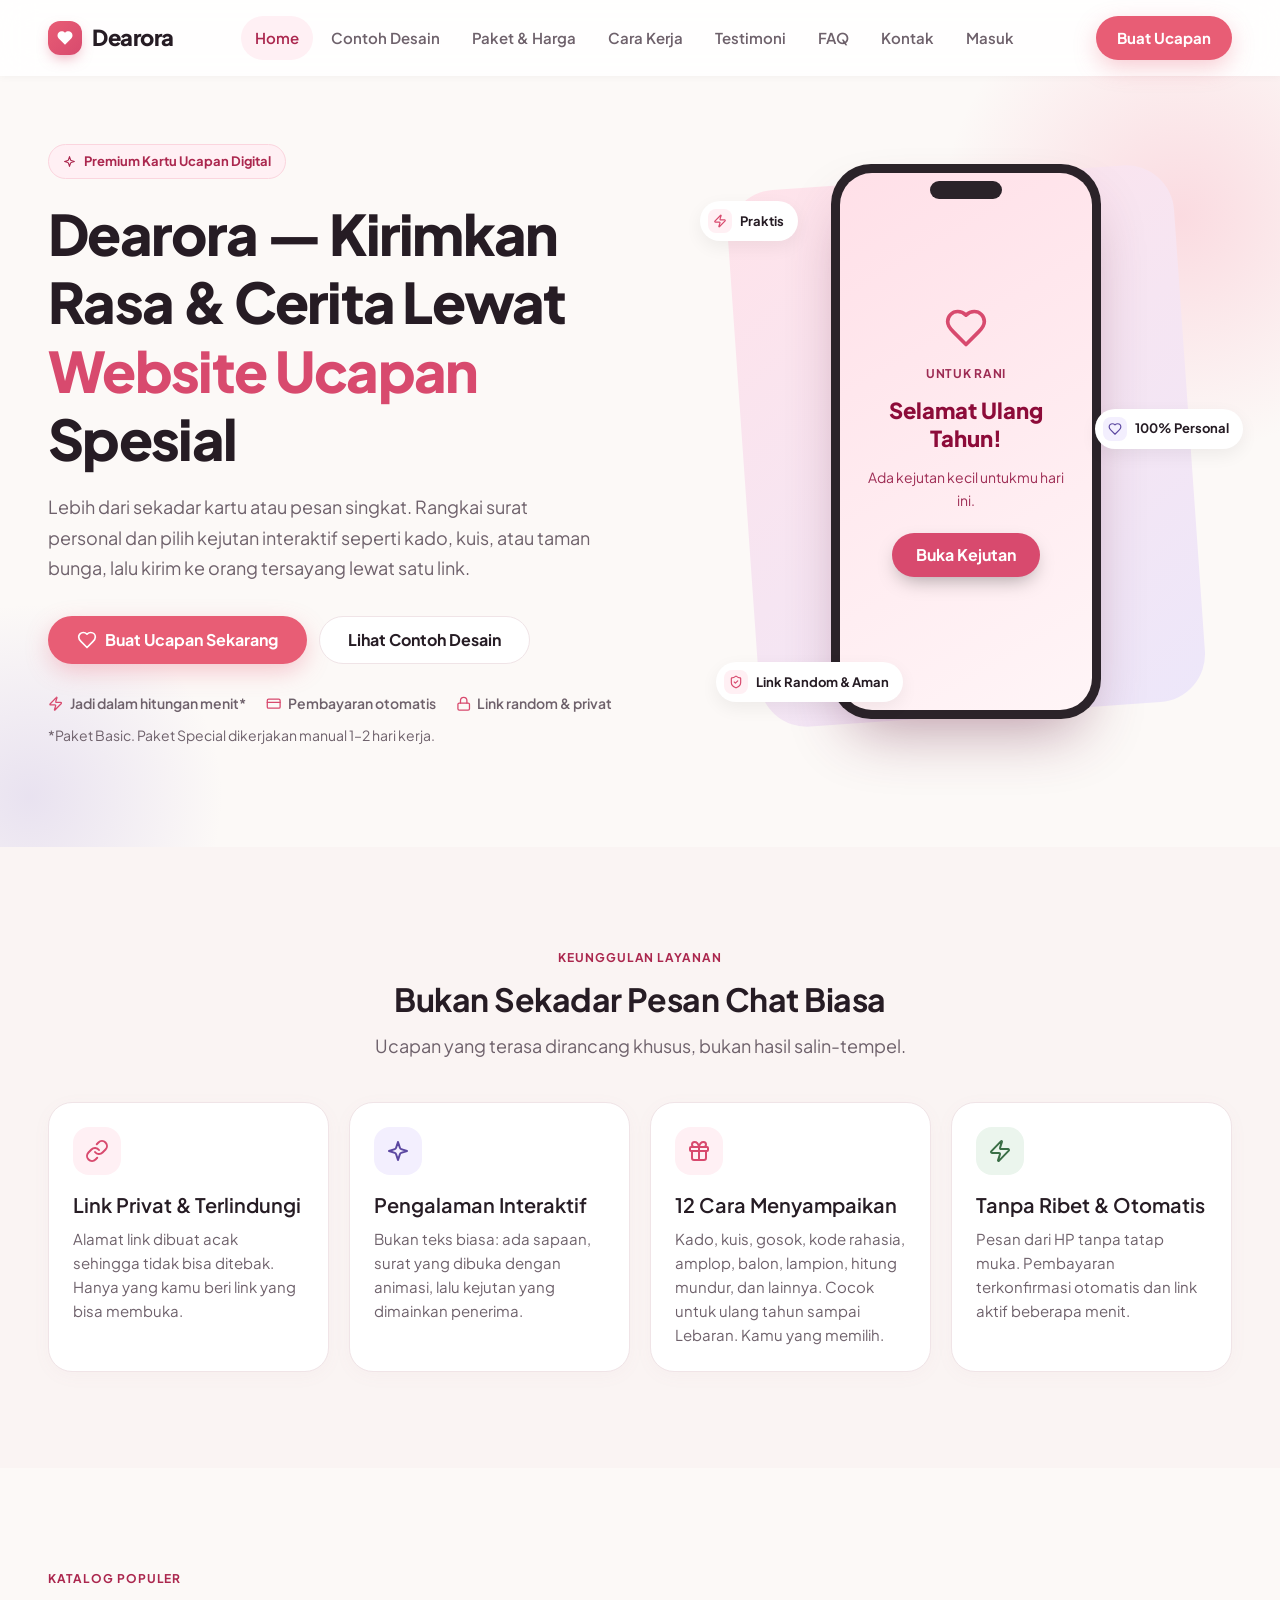
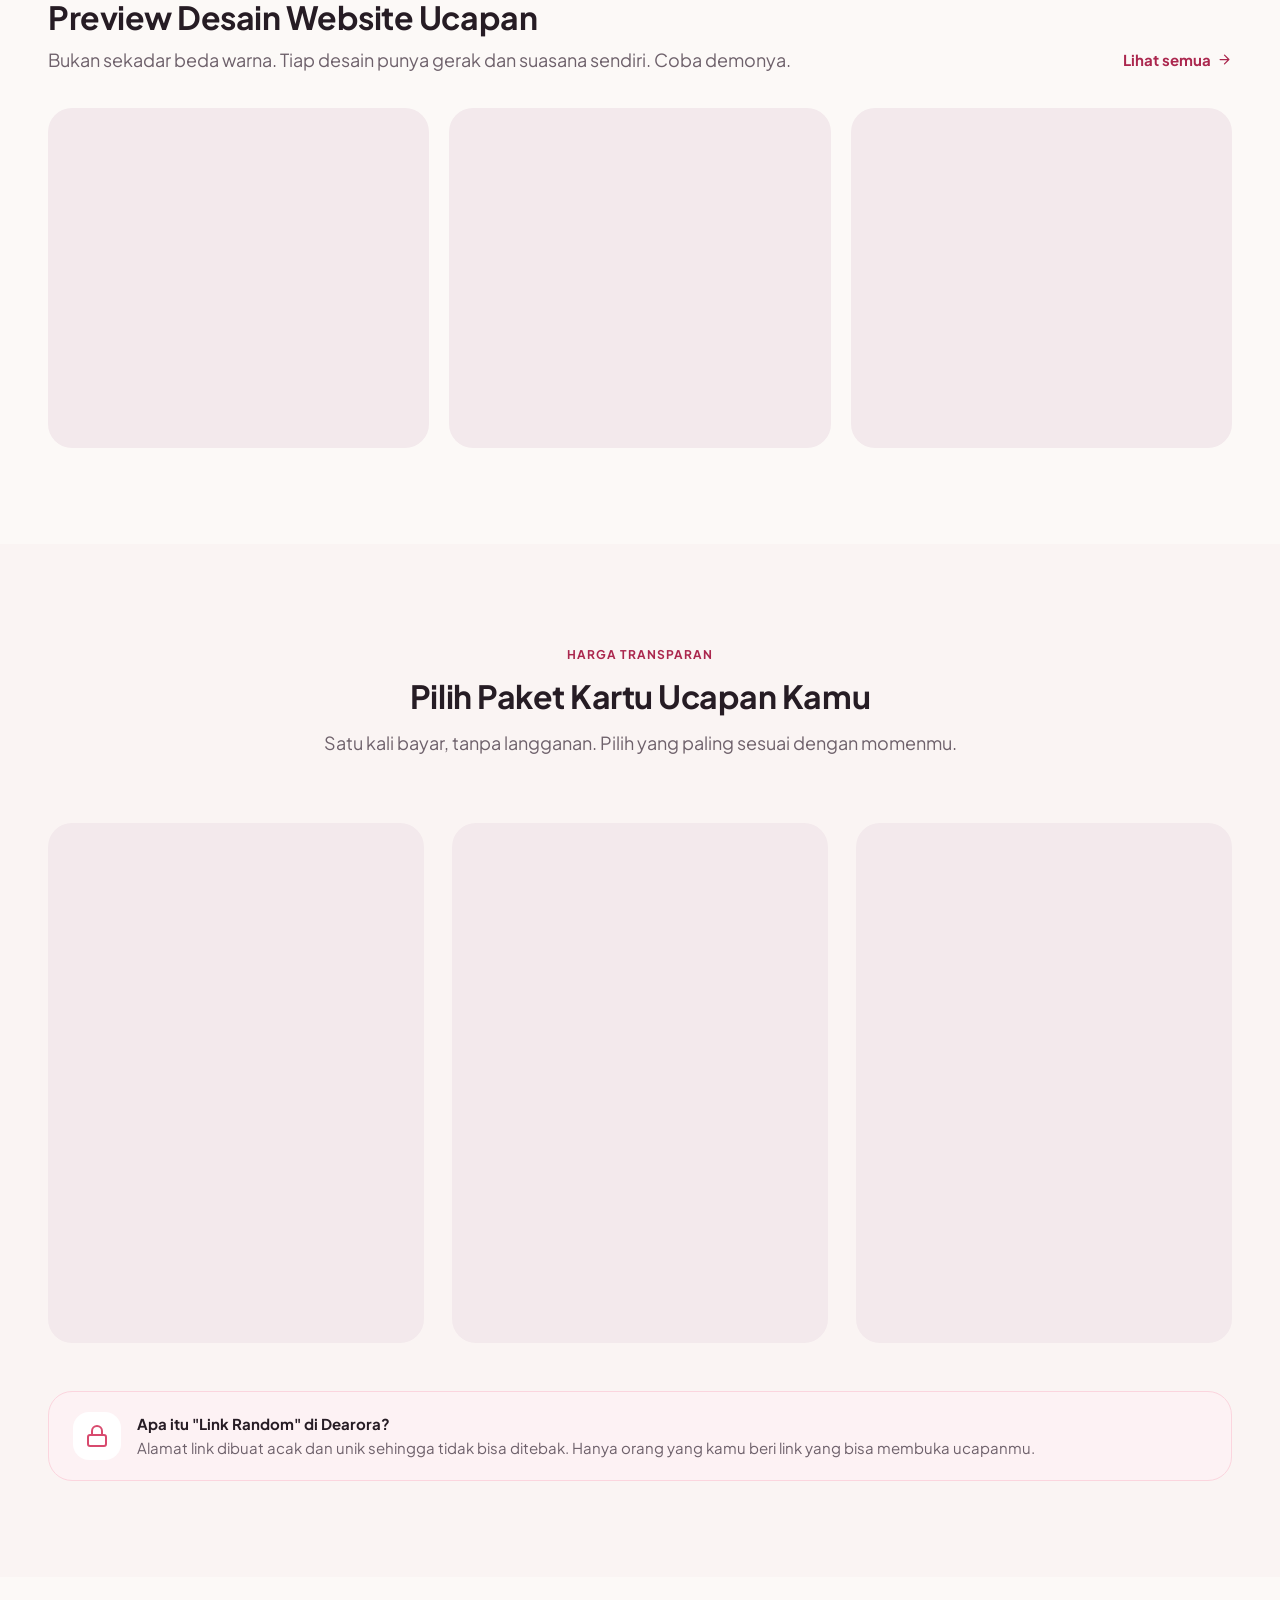
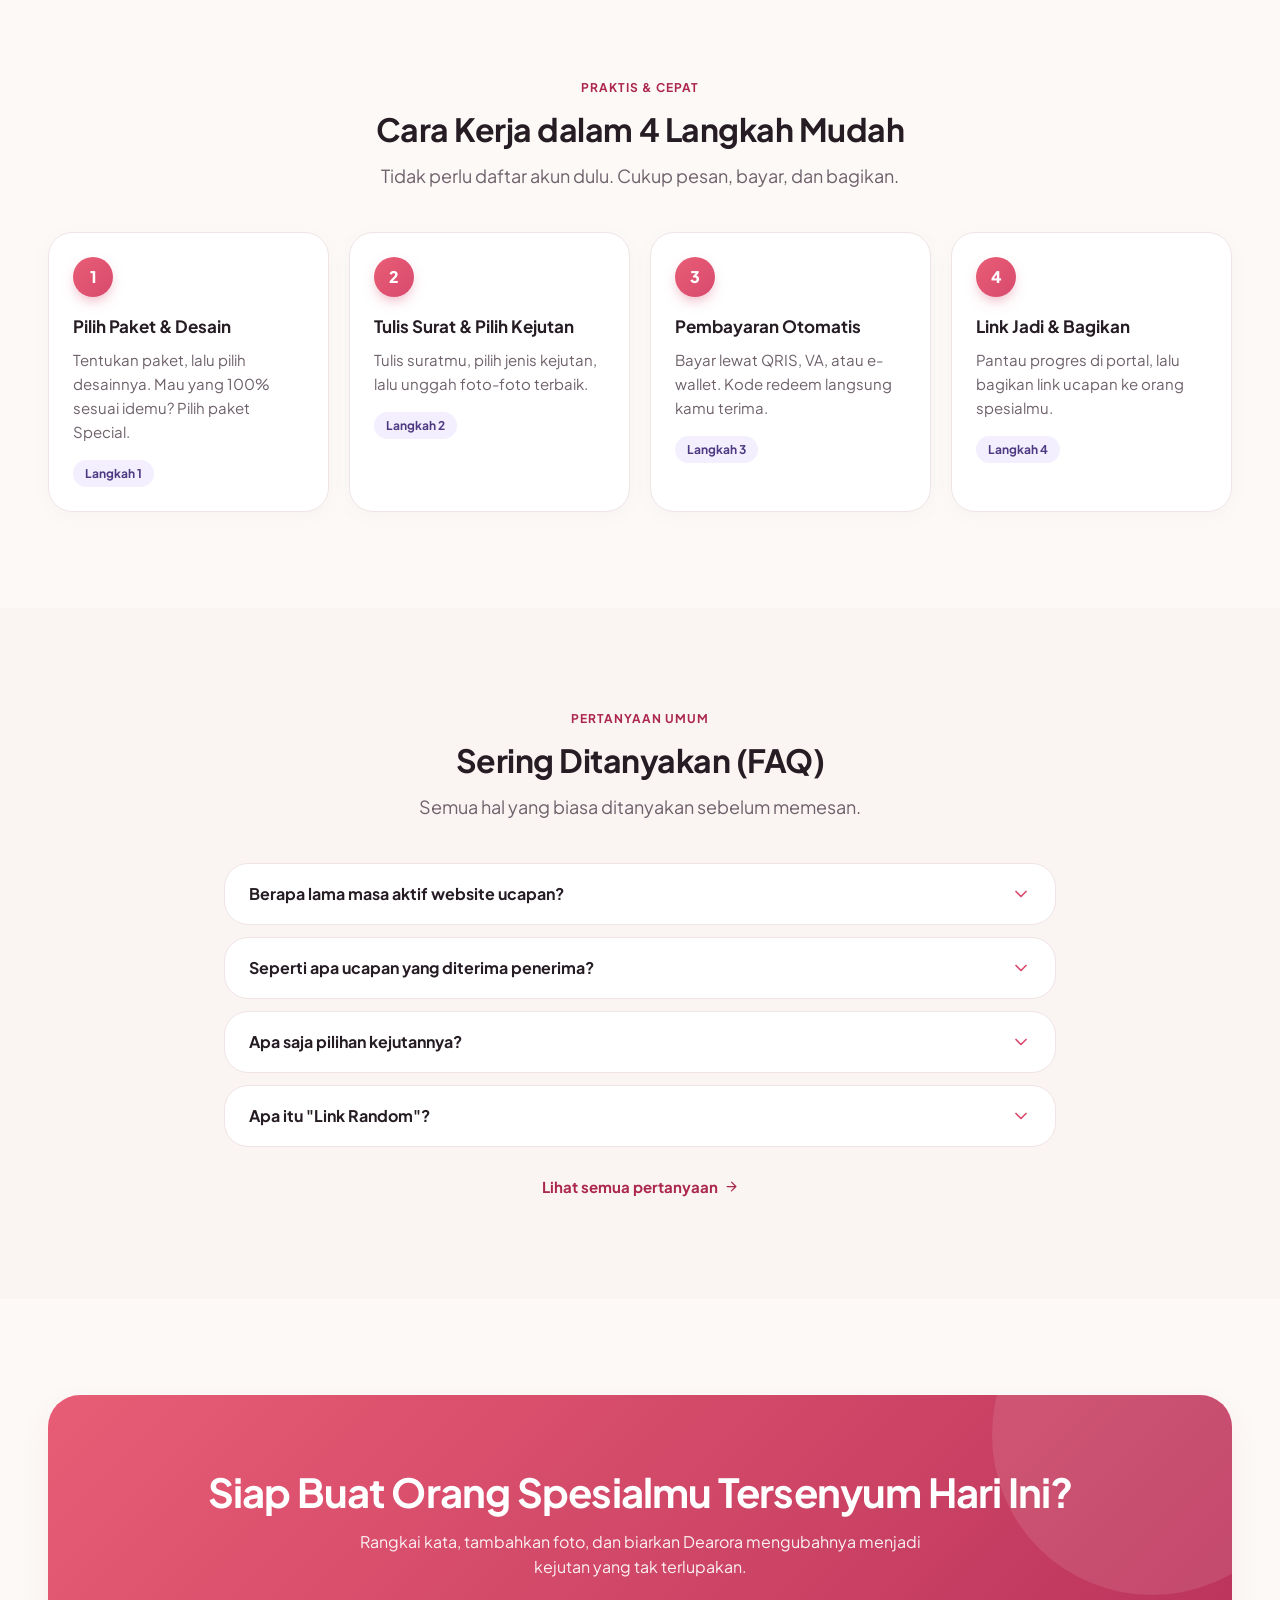
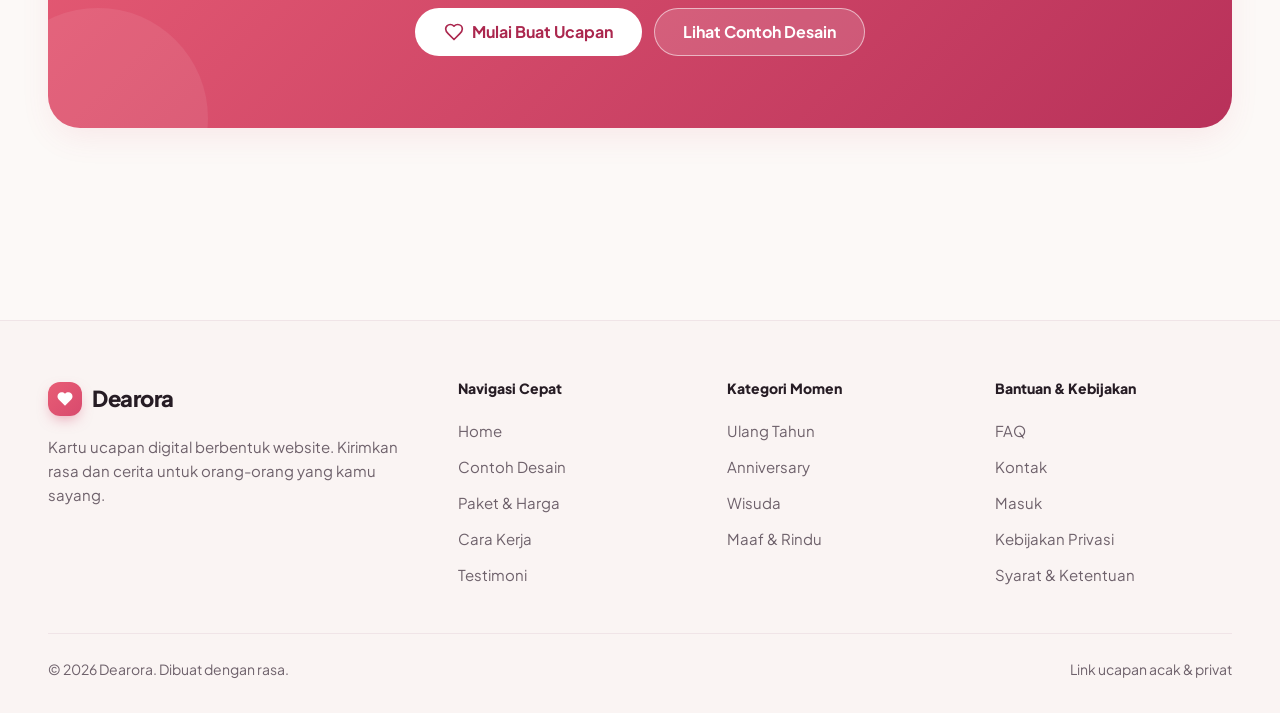
<file: index.html>
<!DOCTYPE html>
<html lang="id">
<head>
  <meta charset="utf-8">
  <meta name="viewport" content="width=device-width, initial-scale=1, viewport-fit=cover">
  <title>Dearora — Kartu Ucapan Digital Berbentuk Website</title>
  <meta name="description" content="Dearora: kirimkan rasa dan cerita lewat website ucapan spesial. Pilih paket, isi pesan dan foto, bayar otomatis, lalu bagikan link ke orang tersayang.">
  <meta name="theme-color" content="#FCF9F7">
  <meta property="og:type" content="website">
  <meta property="og:title" content="Dearora — Kartu Ucapan Digital Berbentuk Website">
  <meta property="og:description" content="Rangkai ucapan personal dengan foto, musik, dan kejutan interaktif, lalu kirim lewat satu link.">
  <link rel="icon" href="favicon.svg" type="image/svg+xml">

  <link rel="preconnect" href="https://fonts.googleapis.com">
  <link rel="preconnect" href="https://fonts.gstatic.com" crossorigin>
  <link rel="stylesheet" href="https://fonts.googleapis.com/css2?family=Plus+Jakarta+Sans:wght@400;500;600;700;800&family=Fredoka:wght@500;600;700&family=Cormorant+Garamond:ital,wght@0,600;1,600&family=Caveat:wght@700&display=swap">
  <link rel="stylesheet" href="css/style.css?v=67">
  <link rel="stylesheet" href="css/kejutan-baru.css?v=67">
  <link rel="stylesheet" href="css/scene.css?v=67">
</head>
<body>
  <a class="skip-link" href="#main">Lewati ke konten utama</a>

  <!-- Sprite ikon (garis, gaya Lucide) -->
  <svg width="0" height="0" style="position:absolute" aria-hidden="true" focusable="false">
    <defs>
      <symbol id="i-heart" viewBox="0 0 24 24"><path d="M19 14c1.49-1.46 3-3.21 3-5.5A5.5 5.5 0 0 0 16.5 3c-1.76 0-3 .5-4.5 2-1.5-1.5-2.74-2-4.5-2A5.5 5.5 0 0 0 2 8.5c0 2.3 1.5 4.05 3 5.5l7 7Z"/></symbol>
      <symbol id="i-sparkles" viewBox="0 0 24 24"><path d="m12 3-1.9 5.8a2 2 0 0 1-1.3 1.3L3 12l5.8 1.9a2 2 0 0 1 1.3 1.3L12 21l1.9-5.8a2 2 0 0 1 1.3-1.3L21 12l-5.8-1.9a2 2 0 0 1-1.3-1.3Z"/></symbol>
      <symbol id="i-check" viewBox="0 0 24 24"><path d="M20 6 9 17l-5-5"/></symbol>
      <symbol id="i-x" viewBox="0 0 24 24"><path d="M18 6 6 18M6 6l12 12"/></symbol>
      <symbol id="i-chevron" viewBox="0 0 24 24"><path d="m6 9 6 6 6-6"/></symbol>
      <symbol id="i-arrow" viewBox="0 0 24 24"><path d="M5 12h14M12 5l7 7-7 7"/></symbol>
      <symbol id="i-menu" viewBox="0 0 24 24"><path d="M4 6h16M4 12h16M4 18h16"/></symbol>
      <symbol id="i-link" viewBox="0 0 24 24"><path d="M10 13a5 5 0 0 0 7.54.54l3-3a5 5 0 0 0-7.07-7.07l-1.72 1.71"/><path d="M14 11a5 5 0 0 0-7.54-.54l-3 3a5 5 0 0 0 7.07 7.07l1.71-1.71"/></symbol>
      <symbol id="i-image" viewBox="0 0 24 24"><rect x="3" y="3" width="18" height="18" rx="2"/><circle cx="9" cy="9" r="2"/><path d="m21 15-3.09-3.09a2 2 0 0 0-2.82 0L6 21"/></symbol>
      <symbol id="i-gift" viewBox="0 0 24 24"><rect x="3" y="8" width="18" height="4" rx="1"/><path d="M12 8v13"/><path d="M19 12v7a2 2 0 0 1-2 2H7a2 2 0 0 1-2-2v-7"/><path d="M7.5 8a2.5 2.5 0 0 1 0-5C11 3 12 8 12 8s1-5 4.5-5a2.5 2.5 0 0 1 0 5"/></symbol>
      <symbol id="i-lock" viewBox="0 0 24 24"><rect x="3" y="11" width="18" height="11" rx="2"/><path d="M7 11V7a5 5 0 0 1 10 0v4"/></symbol>
      <symbol id="i-clock" viewBox="0 0 24 24"><circle cx="12" cy="12" r="10"/><path d="M12 6v6l4 2"/></symbol>
      <symbol id="i-shield" viewBox="0 0 24 24"><path d="M20 13c0 5-3.5 7.5-7.66 8.95a1 1 0 0 1-.67-.01C7.5 20.5 4 18 4 13V6a1 1 0 0 1 1-1c2 0 4.5-1.2 6.24-2.72a1.17 1.17 0 0 1 1.52 0C14.51 3.81 17 5 19 5a1 1 0 0 1 1 1z"/><path d="m9 12 2 2 4-4"/></symbol>
      <symbol id="i-play" viewBox="0 0 24 24"><path d="M6 3l14 9-14 9z"/></symbol>
      <symbol id="i-grad" viewBox="0 0 24 24"><path d="M21.4 10.9a1 1 0 0 0 0-1.84L12.8 5.2a2 2 0 0 0-1.6 0L2.6 9.1a1 1 0 0 0 0 1.83l8.6 3.9a2 2 0 0 0 1.6 0z"/><path d="M22 10v6"/><path d="M6 12.5V16a6 3 0 0 0 12 0v-3.5"/></symbol>
      <symbol id="i-smile" viewBox="0 0 24 24"><circle cx="12" cy="12" r="10"/><path d="M8 14s1.5 2 4 2 4-2 4-2"/><path d="M9 9h.01M15 9h.01"/></symbol>
      <symbol id="i-moon" viewBox="0 0 24 24"><path d="M12 3a6 6 0 0 0 9 9 9 9 0 1 1-9-9Z"/></symbol>
      <symbol id="i-zap" viewBox="0 0 24 24"><path d="M4 14a1 1 0 0 1-.78-1.63l9.9-10.2a.5.5 0 0 1 .86.46l-1.92 6.02A1 1 0 0 0 13 10h7a1 1 0 0 1 .78 1.63l-9.9 10.2a.5.5 0 0 1-.86-.46l1.92-6.02A1 1 0 0 0 11 14z"/></symbol>
      <symbol id="i-card" viewBox="0 0 24 24"><rect x="2" y="5" width="20" height="14" rx="2"/><path d="M2 10h20"/></symbol>
      <symbol id="i-pencil" viewBox="0 0 24 24"><path d="M21.17 6.81a1 1 0 0 0-3.99-3.99L3.84 16.17a2 2 0 0 0-.5.83l-1.32 4.35a.5.5 0 0 0 .62.62l4.35-1.32a2 2 0 0 0 .83-.5z"/></symbol>
      <symbol id="i-info" viewBox="0 0 24 24"><circle cx="12" cy="12" r="10"/><path d="M12 16v-4M12 8h.01"/></symbol>
      <symbol id="i-help" viewBox="0 0 24 24"><circle cx="12" cy="12" r="10"/><path d="M9.1 9a3 3 0 0 1 5.8 1c0 2-3 3-3 3M12 17h.01"/></symbol>
      <symbol id="i-flower" viewBox="0 0 24 24"><circle cx="12" cy="12" r="2.5"/><path d="M12 9.5a3 3 0 1 0-3-3M12 9.5a3 3 0 1 1 3-3M12 14.5a3 3 0 1 0 3 3M12 14.5a3 3 0 1 1-3 3M9.5 12a3 3 0 1 0-3 3M9.5 12a3 3 0 1 1-3-3M14.5 12a3 3 0 1 0 3-3M14.5 12a3 3 0 1 1 3 3"/></symbol>
      <symbol id="i-balloon" viewBox="0 0 24 24"><path d="M12 2a6 6 0 0 0-6 6c0 4 3.2 7.4 6 9 2.8-1.6 6-5 6-9a6 6 0 0 0-6-6z"/><path d="M11 17l1 2 1-2M12 19c-1.2 1.4 1.2 2 0 3.2"/></symbol>
      <symbol id="i-lantern" viewBox="0 0 24 24"><path d="M9 3h6M8 5h8a3 3 0 0 1 3 3v6a3 3 0 0 1-3 3H8a3 3 0 0 1-3-3V8a3 3 0 0 1 3-3zM12 5v12M9 17v2M15 17v2M8 21h8"/></symbol>
      <symbol id="i-cake" viewBox="0 0 24 24"><path d="M20 21v-8a2 2 0 0 0-2-2H6a2 2 0 0 0-2 2v8M4 16s.5-1 2-1 2.5 2 4 2 2.5-2 4-2 2.5 2 4 2 2-1 2-1M2 21h20M7 8v3M12 8v3M17 8v3M7 4h.01M12 4h.01M17 4h.01"/></symbol>
      <symbol id="i-eraser" viewBox="0 0 24 24"><path d="m7 21-4.3-4.3a2 2 0 0 1 0-2.8l9.6-9.6a2 2 0 0 1 2.8 0l5.6 5.6a2 2 0 0 1 0 2.8L13 21M22 21H7M5 11l9 9"/></symbol>
      <symbol id="i-phone" viewBox="0 0 24 24"><path d="M22 16.9v3a2 2 0 0 1-2.2 2 19.8 19.8 0 0 1-8.6-3.1 19.5 19.5 0 0 1-6-6A19.8 19.8 0 0 1 2.1 4.2 2 2 0 0 1 4.1 2h3a2 2 0 0 1 2 1.7c.1 1 .4 1.9.7 2.8a2 2 0 0 1-.5 2.1L8.1 9.9a16 16 0 0 0 6 6l1.3-1.3a2 2 0 0 1 2.1-.4c.9.3 1.8.6 2.8.7a2 2 0 0 1 1.7 2z"/></symbol>
      <symbol id="i-mail" viewBox="0 0 24 24"><rect x="2" y="4" width="20" height="16" rx="2"/><path d="m22 7-8.97 5.7a1.94 1.94 0 0 1-2.06 0L2 7"/></symbol>
    </defs>
  </svg>

  <header class="header">
    <div class="container header-inner">
      <a class="brand" href="#/" aria-label="Dearora, ke beranda">
        <span class="brand-mark"><svg class="icon icon-fill" aria-hidden="true"><use href="#i-heart"/></svg></span>
        <span>Dearora</span>
      </a>
      <nav class="nav" aria-label="Menu utama">
        <a href="#/" data-nav="home">Home</a>
        <a href="#/contoh-desain" data-nav="contoh-desain">Contoh Desain</a>
        <a href="#/paket" data-nav="paket">Paket &amp; Harga</a>
        <a href="#/cara-kerja" data-nav="cara-kerja">Cara Kerja</a>
        <a href="#/testimoni" data-nav="testimoni">Testimoni</a>
        <a href="#/faq" data-nav="faq">FAQ</a>
        <a href="#/kontak" data-nav="kontak">Kontak</a>
        <a href="#/masuk" data-nav="portal" data-auth-link>Masuk</a>
      </nav>
      <div class="header-actions">
        <a class="btn btn-primary btn-sm" href="#/buat">Buat Ucapan</a>
        <button type="button" class="menu-btn" id="menuBtn" data-action="menu" aria-expanded="false" aria-controls="drawer" aria-label="Buka menu">
          <svg class="icon" aria-hidden="true"><use href="#i-menu"/></svg>
        </button>
      </div>
    </div>
  </header>

  <nav class="drawer" id="drawer" aria-label="Menu utama (seluler)">
    <a class="drawer-link" href="#/" data-nav="home">Home</a>
    <a class="drawer-link" href="#/contoh-desain" data-nav="contoh-desain">Contoh Desain</a>
    <a class="drawer-link" href="#/paket" data-nav="paket">Paket &amp; Harga</a>
    <a class="drawer-link" href="#/cara-kerja" data-nav="cara-kerja">Cara Kerja</a>
    <a class="drawer-link" href="#/testimoni" data-nav="testimoni">Testimoni</a>
    <a class="drawer-link" href="#/faq" data-nav="faq">FAQ</a>
    <a class="drawer-link" href="#/kontak" data-nav="kontak">Kontak</a>
    <a class="drawer-link" href="#/masuk" data-nav="portal" data-auth-link>Masuk</a>
    <a class="btn btn-primary btn-block" href="#/buat">Buat Ucapan</a>
  </nav>

  <main id="main" tabindex="-1">
    <noscript><div class="container section"><p class="lead">Dearora membutuhkan JavaScript agar dapat ditampilkan. Mohon aktifkan JavaScript di browser Anda.</p></div></noscript>
  </main>

  <footer class="footer">
    <div class="container">
      <div class="footer-grid">
        <div>
          <a class="brand" href="#/" aria-label="Dearora, ke beranda">
            <span class="brand-mark"><svg class="icon icon-fill" aria-hidden="true"><use href="#i-heart"/></svg></span><span>Dearora</span>
          </a>
          <p class="footer-note">Kartu ucapan digital berbentuk website. Kirimkan rasa dan cerita untuk orang-orang yang kamu sayang.</p>
        </div>
        <div>
          <h4>Navigasi Cepat</h4>
          <ul>
            <li><a href="#/">Home</a></li>
            <li><a href="#/contoh-desain">Contoh Desain</a></li>
            <li><a href="#/paket">Paket &amp; Harga</a></li>
            <li><a href="#/cara-kerja">Cara Kerja</a></li>
            <li><a href="#/testimoni">Testimoni</a></li>
          </ul>
        </div>
        <div>
          <h4>Kategori Momen</h4>
          <ul>
            <li><a href="#/contoh-desain?kategori=Ulang%20Tahun">Ulang Tahun</a></li>
            <li><a href="#/contoh-desain?kategori=Anniversary">Anniversary</a></li>
            <li><a href="#/contoh-desain?kategori=Wisuda">Wisuda</a></li>
            <li><a href="#/contoh-desain?kategori=Maaf%20%26%20Rindu">Maaf &amp; Rindu</a></li>
          </ul>
        </div>
        <div>
          <h4>Bantuan &amp; Kebijakan</h4>
          <ul>
            <li><a href="#/faq">FAQ</a></li>
            <li><a href="#/kontak">Kontak</a></li>
            <li><a href="#/masuk" data-auth-link>Masuk</a></li>
            <li><a href="#/privasi">Kebijakan Privasi</a></li>
            <li><a href="#/syarat">Syarat &amp; Ketentuan</a></li>
            <li id="footerKontak"></li>
          </ul>
        </div>
      </div>
      <div class="footer-bottom">
        <span>&copy; <span id="tahun">2026</span> Dearora. Dibuat dengan rasa.</span>
        <span>Link ucapan acak &amp; privat</span>
      </div>
    </div>
  </footer>

  <dialog class="modal" id="demoDialog" aria-label="Demo desain"></dialog>
  <div class="toast" id="toast" role="status" aria-live="polite"></div>
  <div class="preview-pill" id="previewPill" hidden>Mode pratinjau: data contoh. Isi GAS_URL di js/config.js</div>

  <script src="js/config.js?v=67"></script>
  <script src="js/seed.js?v=67"></script>
  <script src="js/api.js?v=67"></script>
  <script src="js/art.js?v=67"></script>
  <script src="js/gaya.js?v=67"></script>
  <script src="js/skema.js?v=67"></script>
  <script src="js/ui.js?v=67"></script>
  <script src="js/auth.js?v=67"></script>
  <script src="js/tamu.js?v=67"></script>
  <script src="js/ponsel.js?v=67"></script>
  <script src="js/testimoni.js?v=67"></script>
  <script src="js/views.js?v=67"></script>
  <script src="js/form.js?v=67"></script>
  <script src="js/status.js?v=67"></script>
  <script src="js/portal.js?v=67"></script>
  <script src="js/app.js?v=67"></script>
</body>
</html>
</file>
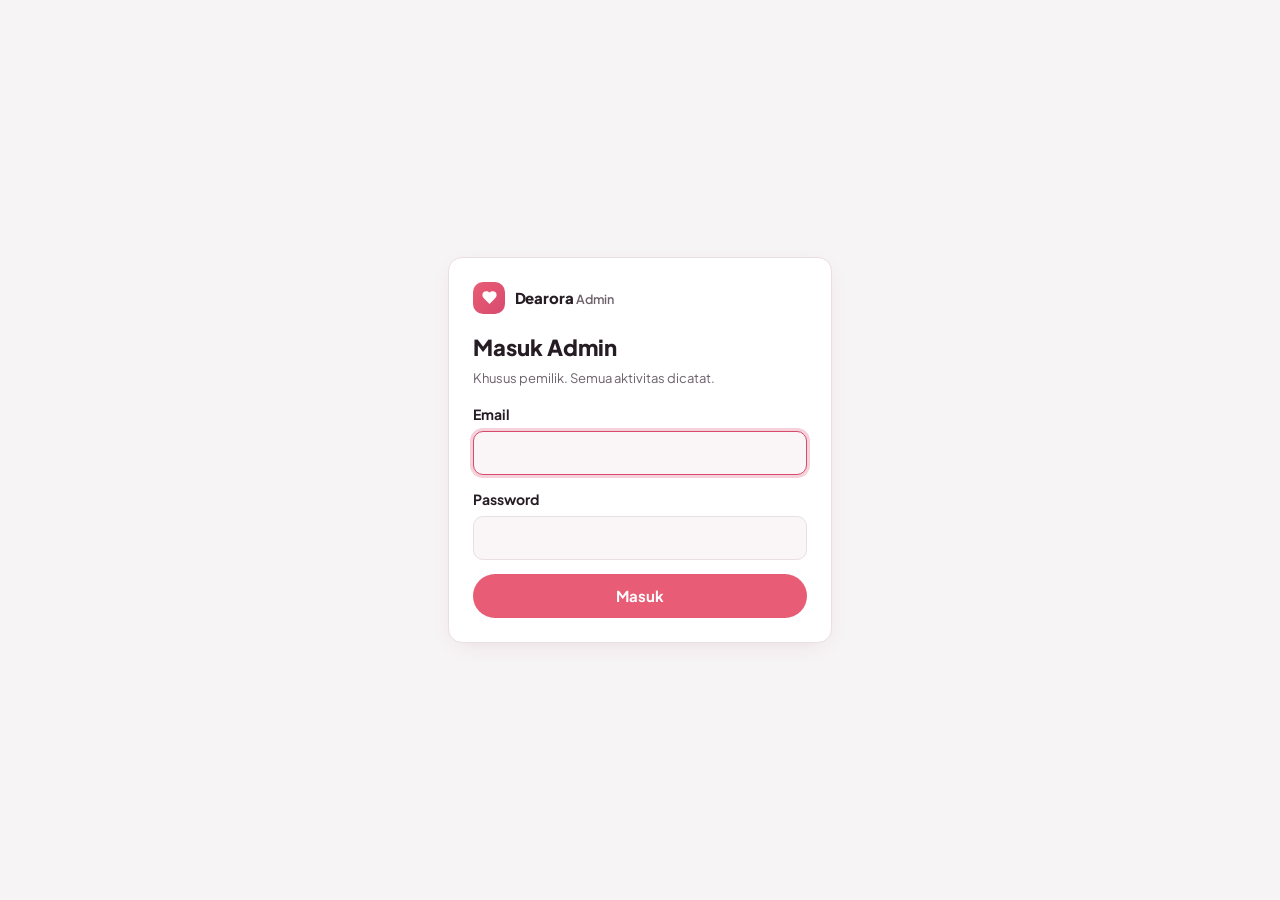
<file: admin/index.html>
<!DOCTYPE html>
<html lang="id" data-theme="light">
<head>
  <meta charset="utf-8">
  <meta name="viewport" content="width=device-width, initial-scale=1, viewport-fit=cover">
  <title>Admin — Dearora</title>
  <meta name="robots" content="noindex, nofollow, noarchive">
  <meta name="referrer" content="no-referrer">
  <meta name="color-scheme" content="light dark">
  <link rel="icon" href="/favicon.svg" type="image/svg+xml">
  <link rel="preconnect" href="https://fonts.googleapis.com">
  <link rel="preconnect" href="https://fonts.gstatic.com" crossorigin>
  <link rel="stylesheet" href="https://fonts.googleapis.com/css2?family=Plus+Jakarta+Sans:wght@400;500;600;700;800&display=swap">
  <link rel="stylesheet" href="/css/admin.css?v=67">
  <link rel="stylesheet" href="/css/kejutan-baru.css?v=67">
  <script>
    // Terapkan tema sebelum render agar tidak berkedip
    (function () { try { var t = localStorage.getItem('dearora:admin:tema') || (matchMedia('(prefers-color-scheme: dark)').matches ? 'dark' : 'light'); document.documentElement.setAttribute('data-theme', t); } catch (e) {} })();
  </script>
</head>
<body>
  <a class="skip" href="#main">Lewati ke konten</a>
  <svg width="0" height="0" style="position:absolute" aria-hidden="true" focusable="false"><defs>
    <symbol id="a-home" viewBox="0 0 24 24"><path d="m3 9 9-7 9 7v11a2 2 0 0 1-2 2H5a2 2 0 0 1-2-2z"/><path d="M9 22V12h6v10"/></symbol>
    <symbol id="a-list" viewBox="0 0 24 24"><path d="M8 6h13M8 12h13M8 18h13M3 6h.01M3 12h.01M3 18h.01"/></symbol>
    <symbol id="a-star" viewBox="0 0 24 24"><path d="M12 3l2.7 5.6 6.1.9-4.4 4.3 1 6.1L12 17l-5.4 2.9 1-6.1L3.2 9.5l6.1-.9z"/></symbol>
    <symbol id="a-chart" viewBox="0 0 24 24"><path d="M3 3v18h18"/><path d="M7 15V9M12 15V5M17 15v-4"/></symbol>
    <symbol id="a-gear" viewBox="0 0 24 24"><circle cx="12" cy="12" r="3"/><path d="M19.4 15a1.7 1.7 0 0 0 .3 1.8l.1.1a2 2 0 1 1-2.8 2.8l-.1-.1a1.7 1.7 0 0 0-1.8-.3 1.7 1.7 0 0 0-1 1.5V21a2 2 0 1 1-4 0v-.1a1.7 1.7 0 0 0-1.1-1.5 1.7 1.7 0 0 0-1.8.3l-.1.1a2 2 0 1 1-2.8-2.8l.1-.1a1.7 1.7 0 0 0 .3-1.8 1.7 1.7 0 0 0-1.5-1H3a2 2 0 1 1 0-4h.1a1.7 1.7 0 0 0 1.5-1.1 1.7 1.7 0 0 0-.3-1.8l-.1-.1a2 2 0 1 1 2.8-2.8l.1.1a1.7 1.7 0 0 0 1.8.3H9a1.7 1.7 0 0 0 1-1.5V3a2 2 0 1 1 4 0v.1a1.7 1.7 0 0 0 1 1.5 1.7 1.7 0 0 0 1.8-.3l.1-.1a2 2 0 1 1 2.8 2.8l-.1.1a1.7 1.7 0 0 0-.3 1.8V9a1.7 1.7 0 0 0 1.5 1H21a2 2 0 1 1 0 4h-.1a1.7 1.7 0 0 0-1.5 1z"/></symbol>
    <symbol id="a-moon" viewBox="0 0 24 24"><path d="M12 3a6 6 0 0 0 9 9 9 9 0 1 1-9-9Z"/></symbol>
    <symbol id="a-sun" viewBox="0 0 24 24"><circle cx="12" cy="12" r="4"/><path d="M12 2v2M12 20v2M4.9 4.9l1.4 1.4M17.7 17.7l1.4 1.4M2 12h2M20 12h2M4.9 19.1l1.4-1.4M17.7 6.3l1.4-1.4"/></symbol>
    <symbol id="a-out" viewBox="0 0 24 24"><path d="M9 21H5a2 2 0 0 1-2-2V5a2 2 0 0 1 2-2h4M16 17l5-5-5-5M21 12H9"/></symbol>
    <symbol id="a-alert" viewBox="0 0 24 24"><path d="M10.3 3.9 1.8 18a2 2 0 0 0 1.7 3h17a2 2 0 0 0 1.7-3L13.7 3.9a2 2 0 0 0-3.4 0zM12 9v4M12 17h.01"/></symbol>
    <symbol id="a-check" viewBox="0 0 24 24"><path d="M20 6 9 17l-5-5"/></symbol>
    <symbol id="a-dl" viewBox="0 0 24 24"><path d="M21 15v4a2 2 0 0 1-2 2H5a2 2 0 0 1-2-2v-4M7 10l5 5 5-5M12 15V3"/></symbol>
    <symbol id="a-ext" viewBox="0 0 24 24"><path d="M18 13v6a2 2 0 0 1-2 2H5a2 2 0 0 1-2-2V8a2 2 0 0 1 2-2h6M15 3h6v6M10 14 21 3"/></symbol>
    <symbol id="a-search" viewBox="0 0 24 24"><circle cx="11" cy="11" r="8"/><path d="m21 21-4.3-4.3"/></symbol>
    <symbol id="a-heart" viewBox="0 0 24 24"><path d="M19 14c1.49-1.46 3-3.21 3-5.5A5.5 5.5 0 0 0 16.5 3c-1.76 0-3 .5-4.5 2-1.5-1.5-2.74-2-4.5-2A5.5 5.5 0 0 0 2 8.5c0 2.3 1.5 4.05 3 5.5l7 7Z"/></symbol>
    <symbol id="a-img" viewBox="0 0 24 24"><rect x="3" y="3" width="18" height="18" rx="2"/><circle cx="9" cy="9" r="2"/><path d="m21 15-3.09-3.09a2 2 0 0 0-2.82 0L6 21"/></symbol>
    <symbol id="a-play" viewBox="0 0 24 24"><path d="M6 3l14 9-14 9z"/></symbol>
  </defs></svg>
  <div id="app"><p style="padding:2rem;text-align:center">Memuat…</p></div>
  <dialog id="dlg" class="dlg"></dialog>
  <dialog id="dlgEdit" class="dlg lg"></dialog>
  <div id="toast" class="toast" role="status" aria-live="polite"></div>
  <script src="/js/config.js?v=67"></script>
  <script src="/js/api.js?v=67"></script>
  <script src="/js/ui.js?v=67"></script>
  <script src="/js/admin.js?v=67"></script>
</body>
</html>
</file>
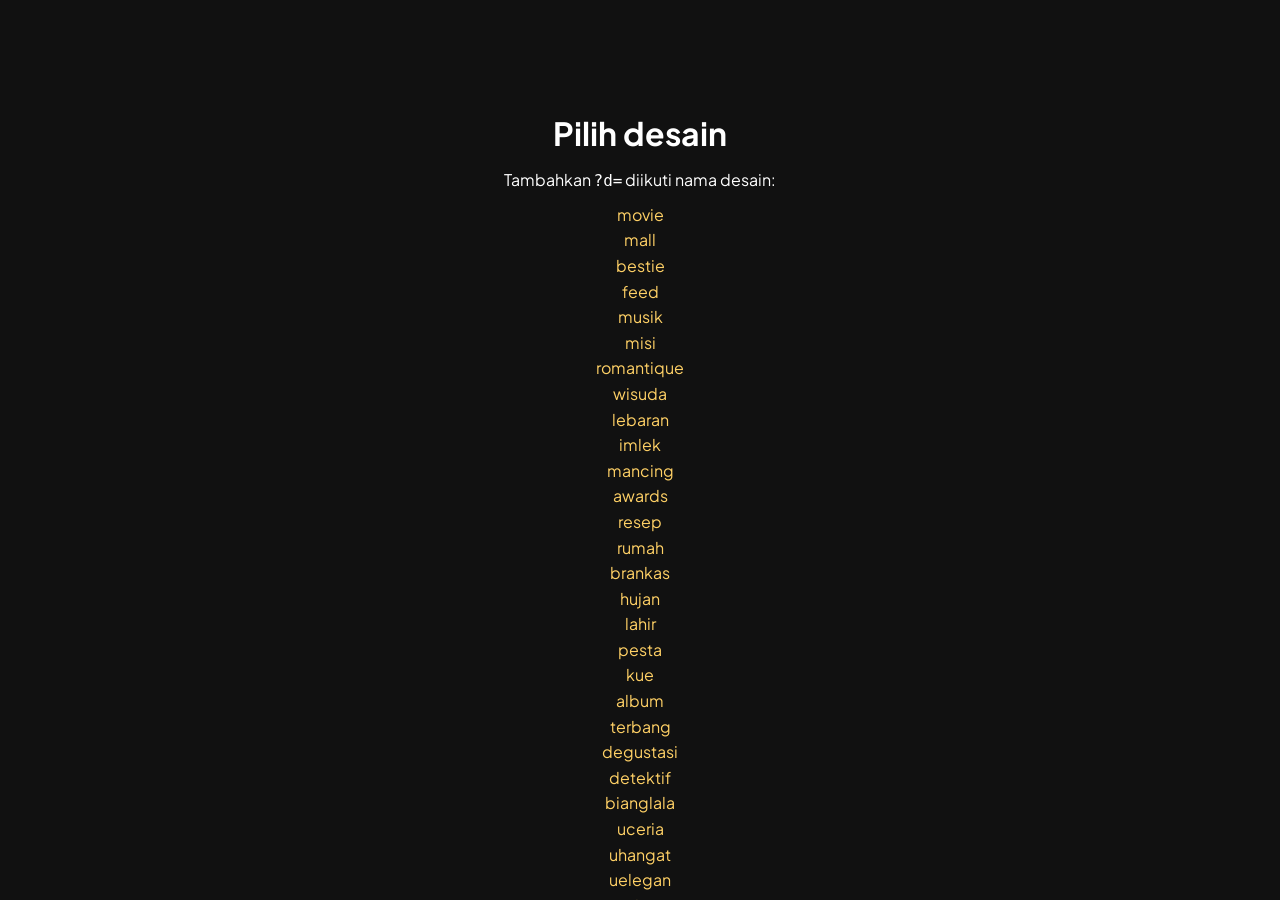
<file: s/index.html>
<!DOCTYPE html>
<html lang="id">
<head>
  <meta charset="utf-8">
  <meta name="viewport" content="width=device-width, initial-scale=1, viewport-fit=cover">
  <title>Ucapan untukmu — Dearora</title>
  <meta name="robots" content="noindex, nofollow">
  <meta name="referrer" content="no-referrer">
  <meta name="theme-color" content="#FDF2F4">
  <link rel="icon" href="/favicon.svg" type="image/svg+xml">
  <link rel="preconnect" href="https://fonts.googleapis.com">
  <link rel="preconnect" href="https://fonts.gstatic.com" crossorigin>
  <link rel="stylesheet" href="https://fonts.googleapis.com/css2?family=Plus+Jakarta+Sans:wght@400;500;600;700;800&family=Caveat:wght@500;700&family=Fredoka:wght@400;500;600;700&family=Bebas+Neue&family=Rajdhani:wght@500;600;700&family=Amiri&family=Great+Vibes&family=Cormorant+Garamond:ital,wght@0,500;0,600;0,700;1,500;1,600;1,700&display=swap">
  <link rel="stylesheet" href="/css/style.css?v=67">
  <link rel="stylesheet" href="/css/special.css?v=67">
  <link rel="stylesheet" href="/css/nikah.css?v=67">
  <link rel="stylesheet" href="/css/nikah-tema.css?v=67">
  <link rel="stylesheet" href="/css/acara-tema.css?v=67">
  <link rel="stylesheet" href="/css/undangan-modern.css?v=67">
  <link rel="stylesheet" href="/css/undangan-budaya.css?v=67">
  <link rel="stylesheet" href="/css/ultah-premium.css?v=67">
  <link rel="stylesheet" href="/css/ultah-sinema.css?v=67">
  <link rel="stylesheet" href="/css/undangan-rumah.css?v=67">
  <link rel="stylesheet" href="/css/balasan.css?v=67">
</head>
<body class="card-body">
  <!-- Sprite ikon yang dipakai halaman kartu -->
  <svg width="0" height="0" style="position:absolute" aria-hidden="true" focusable="false"><defs>
    <symbol id="i-heart" viewBox="0 0 24 24"><path d="M19 14c1.49-1.46 3-3.21 3-5.5A5.5 5.5 0 0 0 16.5 3c-1.76 0-3 .5-4.5 2-1.5-1.5-2.74-2-4.5-2A5.5 5.5 0 0 0 2 8.5c0 2.3 1.5 4.05 3 5.5l7 7Z"/></symbol>
    <symbol id="i-sparkles" viewBox="0 0 24 24"><path d="m12 3-1.9 5.8a2 2 0 0 1-1.3 1.3L3 12l5.8 1.9a2 2 0 0 1 1.3 1.3L12 21l1.9-5.8a2 2 0 0 1 1.3-1.3L21 12l-5.8-1.9a2 2 0 0 1-1.3-1.3Z"/></symbol>
    <symbol id="i-gift" viewBox="0 0 24 24"><rect x="3" y="8" width="18" height="4" rx="1"/><path d="M12 8v13"/><path d="M19 12v7a2 2 0 0 1-2 2H7a2 2 0 0 1-2-2v-7"/><path d="M7.5 8a2.5 2.5 0 0 1 0-5C11 3 12 8 12 8s1-5 4.5-5a2.5 2.5 0 0 1 0 5"/></symbol>
    <symbol id="i-grad" viewBox="0 0 24 24"><path d="M21.4 10.9a1 1 0 0 0 0-1.84L12.8 5.2a2 2 0 0 0-1.6 0L2.6 9.1a1 1 0 0 0 0 1.83l8.6 3.9a2 2 0 0 0 1.6 0z"/><path d="M22 10v6"/><path d="M6 12.5V16a6 3 0 0 0 12 0v-3.5"/></symbol>
    <symbol id="i-smile" viewBox="0 0 24 24"><circle cx="12" cy="12" r="10"/><path d="M8 14s1.5 2 4 2 4-2 4-2"/><path d="M9 9h.01M15 9h.01"/></symbol>
    <symbol id="i-moon" viewBox="0 0 24 24"><path d="M12 3a6 6 0 0 0 9 9 9 9 0 1 1-9-9Z"/></symbol>
    <symbol id="i-lock" viewBox="0 0 24 24"><rect x="3" y="11" width="18" height="11" rx="2"/><path d="M7 11V7a5 5 0 0 1 10 0v4"/></symbol>
    <symbol id="i-play" viewBox="0 0 24 24"><path d="M6 3l14 9-14 9z"/></symbol>
    <symbol id="i-pause" viewBox="0 0 24 24"><path d="M8 4h3v16H8zM13 4h3v16h-3z"/></symbol>
    <symbol id="i-music" viewBox="0 0 24 24"><path d="M9 18V5l12-2v13"/><circle cx="6" cy="18" r="3"/><circle cx="18" cy="16" r="3"/></symbol>
    <symbol id="i-x" viewBox="0 0 24 24"><path d="M18 6 6 18M6 6l12 12"/></symbol>
    <symbol id="i-info" viewBox="0 0 24 24"><circle cx="12" cy="12" r="10"/><path d="M12 16v-4M12 8h.01"/></symbol>
    <symbol id="i-search" viewBox="0 0 24 24"><circle cx="11" cy="11" r="7"/><path d="m20 20-3.5-3.5"/></symbol>
    <symbol id="i-chat" viewBox="0 0 24 24"><path d="M21 12a8 8 0 0 1-11.6 7.1L4 20l1-4.6A8 8 0 1 1 21 12z"/></symbol>
    <symbol id="i-send" viewBox="0 0 24 24"><path d="M22 2 11 13M22 2l-7 20-4-9-9-4z"/></symbol>
    <symbol id="i-pin" viewBox="0 0 24 24"><path d="M12 17v5M9 3h6l-1 6 3 3v2H7v-2l3-3z"/></symbol>
    <symbol id="i-skip" viewBox="0 0 24 24"><path d="m5 4 10 8-10 8zM19 5v14"/></symbol>
    <symbol id="i-bolt" viewBox="0 0 24 24"><path d="M13 2 4 14h7l-1 8 9-12h-7z"/></symbol>
    <symbol id="i-map" viewBox="0 0 24 24"><path d="m3 6 6-3 6 3 6-3v15l-6 3-6-3-6 3zM9 3v15M15 6v15"/></symbol>
    <symbol id="i-chevron" viewBox="0 0 24 24"><path d="m6 9 6 6 6-6"/></symbol>
    <symbol id="i-arrow" viewBox="0 0 24 24"><path d="M5 12h14M12 5l7 7-7 7"/></symbol>
    <symbol id="i-replay" viewBox="0 0 24 24"><path d="M3 12a9 9 0 1 0 3-6.7L3 8M3 3v5h5"/></symbol>
    <symbol id="i-check" viewBox="0 0 24 24"><path d="M20 6 9 17l-5-5"/></symbol>
  </defs></svg>

  <canvas id="confetti" aria-hidden="true"></canvas>
  <main id="kartu" class="card-root theme theme-blossom" aria-live="polite">
    <div class="card-loading"><span class="spinner" aria-hidden="true"></span><p>Membuka ucapanmu…</p></div>
  </main>
  <noscript><p style="padding:2rem;text-align:center">Ucapan ini membutuhkan JavaScript agar dapat ditampilkan.</p></noscript>

  <script src="/js/art.js?v=67"></script>
  <script src="/js/gaya.js?v=67"></script>
  <script src="/js/ui.js?v=67"></script>
  <script src="/js/suara.js?v=67"></script>
  <script src="/js/balasan.js?v=67"></script>
  <script src="/js/skema.js?v=67"></script>
  <script src="/js/special-core.js?v=67"></script>
  <script src="/js/sp-movie.js?v=67"></script>
  <script src="/js/sp-mall.js?v=67"></script>
  <script src="/js/sp-bestie.js?v=67"></script>
  <script src="/js/sp-feed.js?v=67"></script>
  <script src="/js/sp-musik.js?v=67"></script>
  <script src="/js/sp-misi.js?v=67"></script>
  <script src="/js/sp-romantique.js?v=67"></script>
  <script src="/js/sp-wisuda.js?v=67"></script>
  <script src="/js/sp-lebaran.js?v=67"></script>
  <script src="/js/sp-imlek.js?v=67"></script>
  <script src="/js/sp-mancing.js?v=67"></script>
  <script src="/js/sp-awards.js?v=67"></script>
  <script src="/js/sp-resep.js?v=67"></script>
  <script src="/js/sp-rumah.js?v=67"></script>
  <script src="/js/sp-brankas.js?v=67"></script>
  <script src="/js/sp-hujan.js?v=67"></script>
  <script src="/js/sp-lahir.js?v=67"></script>
  <script src="/js/sp-pesta.js?v=67"></script>
  <script src="/js/sp-kue.js?v=67"></script>
  <script src="/js/sp-album.js?v=67"></script>
  <script src="/js/sp-terbang.js?v=67"></script>
  <script src="/js/sp-degustasi.js?v=67"></script>
  <script src="/js/sp-detektif.js?v=67"></script>
  <script src="/js/sp-bianglala.js?v=67"></script>
  <script src="/js/sp-bunga.js?v=67"></script>
  <script src="/js/sp-undangan.js?v=67"></script>
  <script src="/js/sp-pernikahan.js?v=67"></script>
  <script src="/js/sp-nikah-tema.js?v=67"></script>
  <script src="/js/sp-acara-tema.js?v=67"></script>
  <script src="/js/sp-undangan-modern.js?v=67"></script>
  <script src="/js/sp-undangan-budaya.js?v=67"></script>
  <script src="/js/sp-upengantin.js?v=67"></script>
  <script src="/js/special-start.js?v=67"></script>
</body>
</html>
</file>
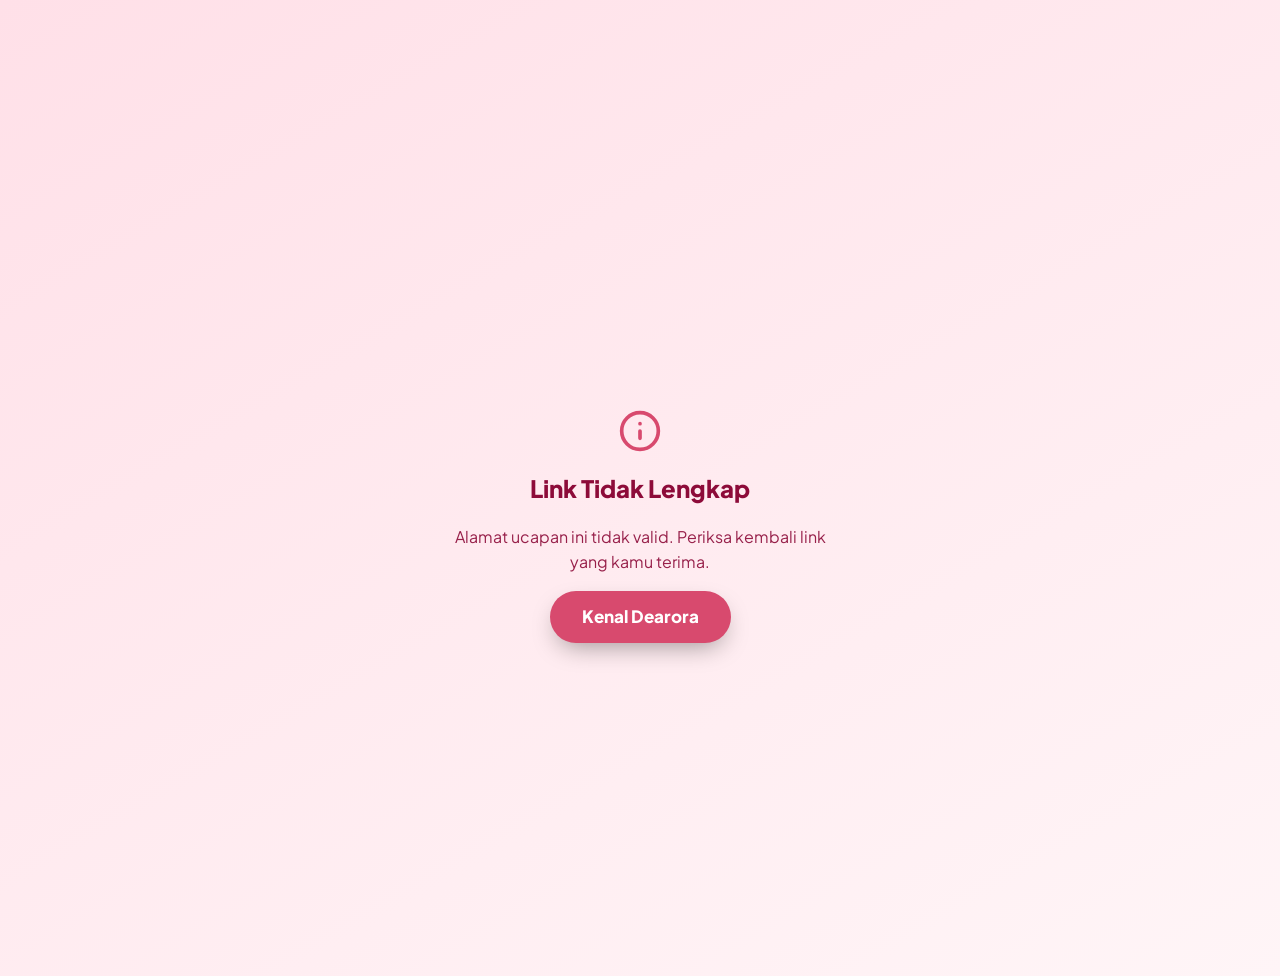
<file: u/index.html>
<!DOCTYPE html>
<html lang="id">
<head>
  <meta charset="utf-8">
  <meta name="viewport" content="width=device-width, initial-scale=1, viewport-fit=cover">
  <title>Ucapan untukmu — Dearora</title>
  <meta name="robots" content="noindex, nofollow">
  <meta name="referrer" content="no-referrer">
  <meta name="theme-color" content="#FDF2F4">
  <link rel="icon" href="/favicon.svg" type="image/svg+xml">
  <link rel="preconnect" href="https://fonts.googleapis.com">
  <link rel="preconnect" href="https://fonts.gstatic.com" crossorigin>
  <link rel="stylesheet" href="https://fonts.googleapis.com/css2?family=Plus+Jakarta+Sans:wght@400;500;600;700;800&family=Caveat:wght@500;700&family=Fredoka:wght@400;500;600;700&family=Bebas+Neue&family=Rajdhani:wght@500;600;700&family=Amiri&family=Great+Vibes&family=Cormorant+Garamond:ital,wght@0,500;0,600;0,700;1,500;1,600;1,700&display=swap">
  <link rel="stylesheet" href="/css/style.css?v=67">
  <link rel="stylesheet" href="/css/card.css?v=67">
  <link rel="stylesheet" href="/css/kejutan-baru.css?v=67">
  <link rel="stylesheet" href="/css/gaya.css?v=67">
  <link rel="stylesheet" href="/css/special.css?v=67">
  <link rel="stylesheet" href="/css/nikah.css?v=67">
  <link rel="stylesheet" href="/css/nikah-tema.css?v=67">
  <link rel="stylesheet" href="/css/acara-tema.css?v=67">
  <link rel="stylesheet" href="/css/undangan-modern.css?v=67">
  <link rel="stylesheet" href="/css/undangan-budaya.css?v=67">
  <link rel="stylesheet" href="/css/ultah-premium.css?v=67">
  <link rel="stylesheet" href="/css/ultah-sinema.css?v=67">
  <link rel="stylesheet" href="/css/undangan-rumah.css?v=67">
  <link rel="stylesheet" href="/css/balasan.css?v=67">
</head>
<body class="card-body">
  <!-- Sprite ikon yang dipakai halaman kartu -->
  <svg width="0" height="0" style="position:absolute" aria-hidden="true" focusable="false"><defs>
    <symbol id="i-heart" viewBox="0 0 24 24"><path d="M19 14c1.49-1.46 3-3.21 3-5.5A5.5 5.5 0 0 0 16.5 3c-1.76 0-3 .5-4.5 2-1.5-1.5-2.74-2-4.5-2A5.5 5.5 0 0 0 2 8.5c0 2.3 1.5 4.05 3 5.5l7 7Z"/></symbol>
    <symbol id="i-sparkles" viewBox="0 0 24 24"><path d="m12 3-1.9 5.8a2 2 0 0 1-1.3 1.3L3 12l5.8 1.9a2 2 0 0 1 1.3 1.3L12 21l1.9-5.8a2 2 0 0 1 1.3-1.3L21 12l-5.8-1.9a2 2 0 0 1-1.3-1.3Z"/></symbol>
    <symbol id="i-gift" viewBox="0 0 24 24"><rect x="3" y="8" width="18" height="4" rx="1"/><path d="M12 8v13"/><path d="M19 12v7a2 2 0 0 1-2 2H7a2 2 0 0 1-2-2v-7"/><path d="M7.5 8a2.5 2.5 0 0 1 0-5C11 3 12 8 12 8s1-5 4.5-5a2.5 2.5 0 0 1 0 5"/></symbol>
    <symbol id="i-grad" viewBox="0 0 24 24"><path d="M21.4 10.9a1 1 0 0 0 0-1.84L12.8 5.2a2 2 0 0 0-1.6 0L2.6 9.1a1 1 0 0 0 0 1.83l8.6 3.9a2 2 0 0 0 1.6 0z"/><path d="M22 10v6"/><path d="M6 12.5V16a6 3 0 0 0 12 0v-3.5"/></symbol>
    <symbol id="i-smile" viewBox="0 0 24 24"><circle cx="12" cy="12" r="10"/><path d="M8 14s1.5 2 4 2 4-2 4-2"/><path d="M9 9h.01M15 9h.01"/></symbol>
    <symbol id="i-moon" viewBox="0 0 24 24"><path d="M12 3a6 6 0 0 0 9 9 9 9 0 1 1-9-9Z"/></symbol>
    <symbol id="i-lock" viewBox="0 0 24 24"><rect x="3" y="11" width="18" height="11" rx="2"/><path d="M7 11V7a5 5 0 0 1 10 0v4"/></symbol>
    <symbol id="i-play" viewBox="0 0 24 24"><path d="M6 3l14 9-14 9z"/></symbol>
    <symbol id="i-pause" viewBox="0 0 24 24"><path d="M8 4h3v16H8zM13 4h3v16h-3z"/></symbol>
    <symbol id="i-music" viewBox="0 0 24 24"><path d="M9 18V5l12-2v13"/><circle cx="6" cy="18" r="3"/><circle cx="18" cy="16" r="3"/></symbol>
    <symbol id="i-x" viewBox="0 0 24 24"><path d="M18 6 6 18M6 6l12 12"/></symbol>
    <symbol id="i-info" viewBox="0 0 24 24"><circle cx="12" cy="12" r="10"/><path d="M12 16v-4M12 8h.01"/></symbol>
    <symbol id="i-chevron" viewBox="0 0 24 24"><path d="m6 9 6 6 6-6"/></symbol>
    <symbol id="i-arrow" viewBox="0 0 24 24"><path d="M5 12h14M12 5l7 7-7 7"/></symbol>
    <symbol id="i-replay" viewBox="0 0 24 24"><path d="M3 12a9 9 0 1 0 3-6.7L3 8M3 3v5h5"/></symbol>
    <symbol id="i-check" viewBox="0 0 24 24"><path d="M20 6 9 17l-5-5"/></symbol>
  </defs></svg>

  <canvas id="confetti" aria-hidden="true"></canvas>
  <main id="kartu" class="card-root theme theme-blossom" aria-live="polite">
    <div class="card-loading"><span class="spinner" aria-hidden="true"></span><p>Membuka ucapanmu…</p></div>
  </main>
  <noscript><p style="padding:2rem;text-align:center">Ucapan ini membutuhkan JavaScript agar dapat ditampilkan.</p></noscript>

  <script src="/js/config.js?v=67"></script>
  <script src="/js/api.js?v=67"></script>
  <script src="/js/art.js?v=67"></script>
  <script src="/js/gaya.js?v=67"></script>
  <script src="/js/ui.js?v=67"></script>
  <script src="/js/suara.js?v=67"></script>
  <script src="/js/balasan.js?v=67"></script>
  <script src="/js/special-core.js?v=67"></script>
  <script src="/js/sp-movie.js?v=67"></script>
  <script src="/js/sp-mall.js?v=67"></script>
  <script src="/js/sp-bestie.js?v=67"></script>
  <script src="/js/sp-feed.js?v=67"></script>
  <script src="/js/sp-musik.js?v=67"></script>
  <script src="/js/sp-misi.js?v=67"></script>
  <script src="/js/sp-romantique.js?v=67"></script>
  <script src="/js/sp-wisuda.js?v=67"></script>
  <script src="/js/sp-lebaran.js?v=67"></script>
  <script src="/js/sp-imlek.js?v=67"></script>
  <script src="/js/sp-mancing.js?v=67"></script>
  <script src="/js/sp-awards.js?v=67"></script>
  <script src="/js/sp-resep.js?v=67"></script>
  <script src="/js/sp-rumah.js?v=67"></script>
  <script src="/js/sp-brankas.js?v=67"></script>
  <script src="/js/sp-hujan.js?v=67"></script>
  <script src="/js/sp-lahir.js?v=67"></script>
  <script src="/js/sp-pesta.js?v=67"></script>
  <script src="/js/sp-kue.js?v=67"></script>
  <script src="/js/sp-album.js?v=67"></script>
  <script src="/js/sp-terbang.js?v=67"></script>
  <script src="/js/sp-degustasi.js?v=67"></script>
  <script src="/js/sp-detektif.js?v=67"></script>
  <script src="/js/sp-bianglala.js?v=67"></script>
  <script src="/js/sp-bunga.js?v=67"></script>
  <script src="/js/sp-undangan.js?v=67"></script>
  <script src="/js/sp-pernikahan.js?v=67"></script>
  <script src="/js/sp-nikah-tema.js?v=67"></script>
  <script src="/js/sp-acara-tema.js?v=67"></script>
  <script src="/js/sp-undangan-modern.js?v=67"></script>
  <script src="/js/sp-undangan-budaya.js?v=67"></script>
  <script src="/js/sp-upengantin.js?v=67"></script>
  <script src="/js/skema.js?v=67"></script>
  <script src="/js/card.js?v=67"></script>
</body>
</html>
</file>
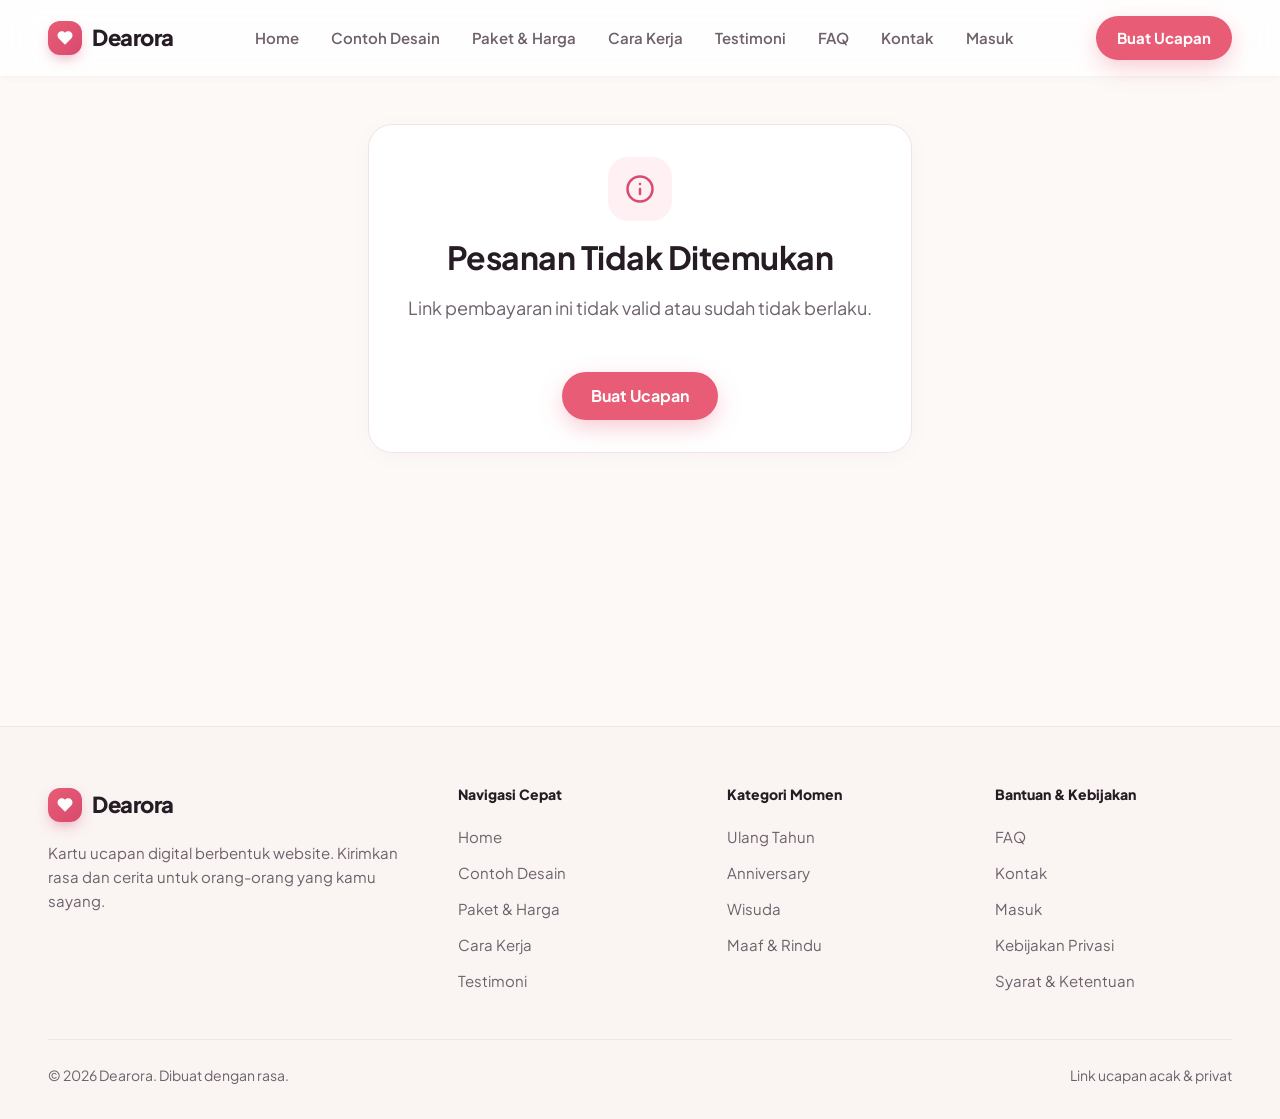
<file: status.html>
<!DOCTYPE html>
<html lang="id">
<head>
  <meta charset="utf-8">
  <meta name="viewport" content="width=device-width, initial-scale=1">
  <meta name="robots" content="noindex">
  <meta name="referrer" content="no-referrer">
  <title>Memeriksa pembayaran… — Dearora</title>
  <style>body{font-family:system-ui,sans-serif;background:#FCF9F7;color:#261C24;display:grid;place-items:center;min-height:100vh;margin:0}</style>
</head>
<body>
  <p>Memeriksa pembayaran…</p>
  <noscript><p><a href="index.html">Lanjut ke Dearora</a></p></noscript>
  <script>
    // Halaman perantara untuk returnUrl/cancelUrl gateway: meneruskan parameter ke rute SPA (#/status).
    // Hanya parameter yang dikenal yang dibawa; nilai lain dari gateway diabaikan.
    (function () {
      var q = new URLSearchParams(location.search), out = new URLSearchParams();
      ['o', 't', 'batal'].forEach(function (k) { if (q.get(k)) out.set(k, q.get(k)); });
      out.set('r', '1');                         // tanda: pembeli baru kembali dari halaman pembayaran
      var trx = q.get('trx_id') || q.get('trxId') || q.get('transactionId');
      if (trx && /^[0-9]{1,15}$/.test(trx)) out.set('trx', trx);
      location.replace('index.html#/status?' + out.toString());
    })();
  </script>
</body>
</html>
</file>
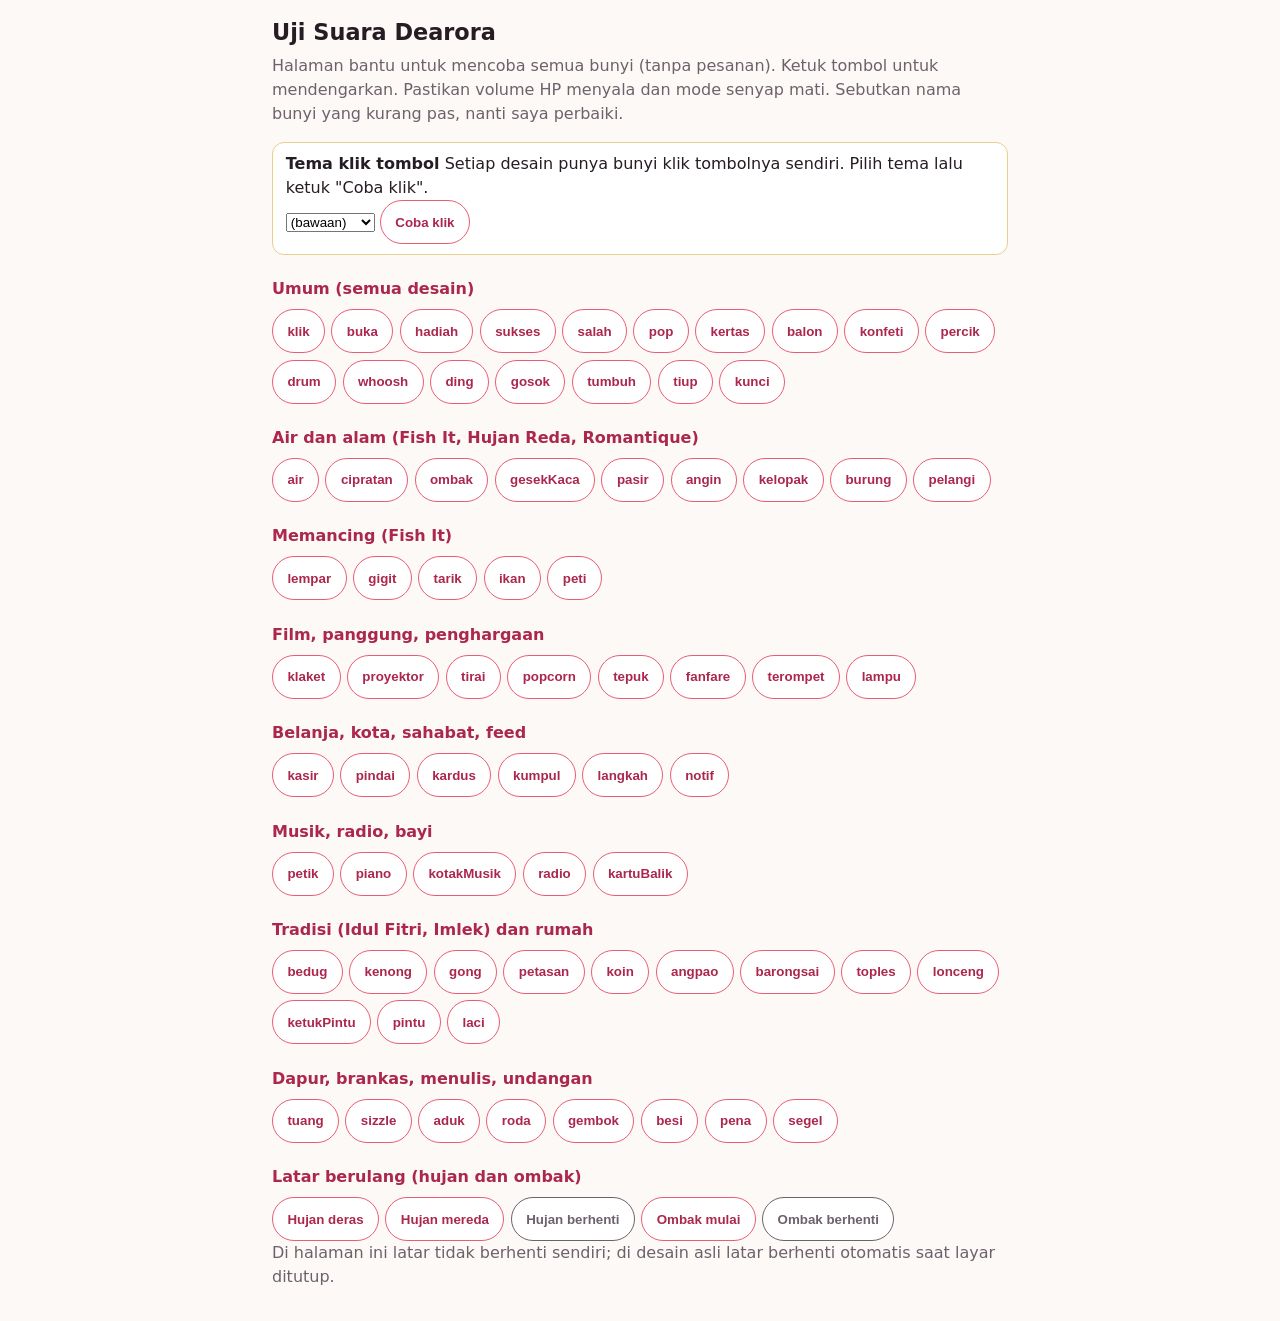
<file: suara-uji.html>
<!doctype html>
<html lang="id">
<head>
<meta charset="utf-8"><meta name="viewport" content="width=device-width, initial-scale=1"><meta name="robots" content="noindex,nofollow">
<title>Uji Suara Dearora</title>
<style>
  body { font: 16px/1.5 system-ui, sans-serif; margin: 0; padding: 1rem; background: #FCF9F7; color: #261C24; }
  main { max-width: 46rem; margin: 0 auto; } h1 { font-size: 1.4rem; margin: 0 0 .25rem; } p.k { color: #6E616B; margin: 0 0 1rem; }
  h2 { font-size: 1rem; margin: 1.4rem 0 .5rem; color: #AB274E; } .g { display: flex; flex-wrap: wrap; gap: .4rem; }
  button { min-height: 44px; padding: 0 .9rem; border-radius: 99px; border: 1.5px solid #E85D75; background: #fff; color: #AB274E; font-weight: 700; cursor: pointer; } button:active { background: #FDF2F4; } button.stop { border-color: #6E616B; color: #6E616B; }
  .sel { padding: .6rem .8rem; border: 1.5px solid #E8CF8A; border-radius: 12px; background: #fff; }
</style>
</head>
<body><main>
<h1>Uji Suara Dearora</h1>
<p class="k">Halaman bantu untuk mencoba semua bunyi (tanpa pesanan). Ketuk tombol untuk mendengarkan. Pastikan volume HP menyala dan mode senyap mati. Sebutkan nama bunyi yang kurang pas, nanti saya perbaiki.</p>
<div class="sel"><strong>Tema klik tombol</strong> <span class="k">Setiap desain punya bunyi klik tombolnya sendiri. Pilih tema lalu ketuk "Coba klik".</span><br>
  <select id="tema" aria-label="Tema klik"></select> <button id="cobaKlik">Coba klik</button></div>
<div id="isi"></div>
<script src="/js/suara.js"></script>
<script>
(function () {
  var S = window.Suara, isi = document.getElementById('isi');
  var TEMA = ['', 'movie', 'mall', 'bestie', 'feed', 'musik', 'misi', 'romantique', 'wisuda', 'lebaran', 'imlek', 'mancing', 'awards', 'resep', 'rumah', 'brankas', 'hujan', 'lahir', 'uelegan', 'uceria', 'uhangat'];
  var KEL = [
    ['Umum (semua desain)', ['klik', 'buka', 'hadiah', 'sukses', 'salah', 'pop', 'kertas', 'balon', 'konfeti', 'percik', 'drum', 'whoosh', 'ding', 'gosok', 'tumbuh', 'tiup', 'kunci']],
    ['Air dan alam (Fish It, Hujan Reda, Romantique)', ['air', 'cipratan', 'ombak', 'gesekKaca', 'pasir', 'angin', 'kelopak', 'burung', 'pelangi']],
    ['Memancing (Fish It)', ['lempar', 'gigit', 'tarik', 'ikan', 'peti']],
    ['Film, panggung, penghargaan', ['klaket', 'proyektor', 'tirai', 'popcorn', 'tepuk', 'fanfare', 'terompet', 'lampu']],
    ['Belanja, kota, sahabat, feed', ['kasir', 'pindai', 'kardus', 'kumpul', 'langkah', 'notif']],
    ['Musik, radio, bayi', ['petik', 'piano', 'kotakMusik', 'radio', 'kartuBalik']],
    ['Tradisi (Idul Fitri, Imlek) dan rumah', ['bedug', 'kenong', 'gong', 'petasan', 'koin', 'angpao', 'barongsai', 'toples', 'lonceng', 'ketukPintu', 'pintu', 'laci']],
    ['Dapur, brankas, menulis, undangan', ['tuang', 'sizzle', 'aduk', 'roda', 'gembok', 'besi', 'pena', 'segel']]
  ];
  var sel = document.getElementById('tema'); TEMA.forEach(function (k) { var o = document.createElement('option'); o.value = k; o.textContent = k || '(bawaan)'; sel.appendChild(o); });
  document.getElementById('cobaKlik').addEventListener('click', function () { S.tema(sel.value); S.klik(); });
  KEL.forEach(function (g) {
    var h = document.createElement('h2'); h.textContent = g[0]; isi.appendChild(h); var d = document.createElement('div'); d.className = 'g'; isi.appendChild(d);
    g[1].forEach(function (n) { var b = document.createElement('button'); b.type = 'button'; b.textContent = n; b.addEventListener('click', function () { S.tema(''); S[n](); }); d.appendChild(b); });
  });
  var h2 = document.createElement('h2'); h2.textContent = 'Latar berulang (hujan dan ombak)'; isi.appendChild(h2); var dl = document.createElement('div'); dl.className = 'g'; isi.appendChild(dl);
  [['Hujan deras', function () { S.hujanMulai(1); }], ['Hujan mereda', function () { S.hujanAtur(0.15); }], ['Hujan berhenti', function () { S.hujanStop(); }], ['Ombak mulai', function () { S.ombakMulai(); }], ['Ombak berhenti', function () { S.ombakStop(); }]].forEach(function (x, i) {
    var b = document.createElement('button'); b.type = 'button'; b.textContent = x[0]; if (i === 2 || i === 4) b.className = 'stop'; b.addEventListener('click', x[1]); dl.appendChild(b);
  });
  var jaga = document.createElement('p'); jaga.className = 'k'; jaga.textContent = 'Di halaman ini latar tidak berhenti sendiri; di desain asli latar berhenti otomatis saat layar ditutup.'; isi.appendChild(jaga);
  document.addEventListener('visibilitychange', function () { if (document.hidden) S.berhenti(); });
})();
</script>
</main></body></html>
</file>
<file: css/style.css>
/* ==========================================================
   DEARORA — Warm Sentiments & Modern Keepsakes
   Token mengikuti DESIGN.md. Mobile-first.
   ========================================================== */

:root {
  /* Permukaan */
  --canvas: #FCF9F7;
  --card: #FFFFFF;
  --warm: #FAF4F3;
  --rose-wash: #FDF2F4;
  --badge: #FFF0F4;
  --lav-tint: #F3EFFE;
  --lav-subtle: #EDE7FA;
  --sage: #EBF5ED;
  --sage-text: #3A6E46;

  /* Aksen */
  --primary: #D84A6E;
  --primary-deep: #AB274E;      /* untuk teks kecil di atas terang (kontras ≥ 7:1) */
  --rose: #F78DA7;
  --lavender: #9B86D4;
  --cta: #E85D75;
  --cta-hover: #D44760;
  --focus: #F3AAB8;

  /* Teks & garis */
  --ink: #261C24;
  --muted: #6E616B;
  --border: #F0E4E7;

  /* Bentuk */
  --r-sm: 0.5rem;
  --r: 1rem;
  --r-md: 1.5rem;
  --r-lg: 2rem;
  --r-full: 9999px;

  /* Bayangan (Elevation) */
  --sh-1: 0 4px 20px -2px rgba(180, 110, 130, 0.05);
  --sh-2: 0 12px 32px -4px rgba(216, 74, 110, 0.10);
  --sh-cta: 0 8px 24px -2px rgba(232, 93, 117, 0.35);
  --sh-badge: 0 6px 18px rgba(0, 0, 0, 0.06);

  /* Ruang */
  --container: 1200px;
  --gutter: 1.25rem;
  --section: 4rem;
  --header-h: 68px;

  --font: 'Plus Jakarta Sans', system-ui, -apple-system, 'Segoe UI', Roboto, sans-serif;
}

@media (min-width: 768px) {
  :root { --gutter: 2rem; --section: 5rem; --header-h: 76px; }
}
@media (min-width: 1024px) {
  :root { --gutter: 3rem; --section: 6rem; }
}

/* ---------- Reset ringan ---------- */
*, *::before, *::after { box-sizing: border-box; }
html { scroll-behavior: smooth; -webkit-text-size-adjust: 100%; }
body {
  margin: 0;
  font-family: var(--font);
  font-size: 16px;
  line-height: 1.6;
  color: var(--ink);
  background: var(--canvas);
  -webkit-font-smoothing: antialiased;
  overflow-x: hidden;
}
img, svg { max-width: 100%; display: block; }
a { color: inherit; text-decoration: none; }
button { font: inherit; color: inherit; cursor: pointer; }
h1, h2, h3, h4, p, ul, ol, figure { margin: 0; }
ul, ol { padding: 0; list-style: none; }
::selection { background: #FFD9E0; color: #3F0018; }

:focus-visible {
  outline: 3px solid var(--primary);
  outline-offset: 3px;
  border-radius: var(--r-sm);
}

.sr-only {
  position: absolute; width: 1px; height: 1px; padding: 0; margin: -1px;
  overflow: hidden; clip: rect(0, 0, 0, 0); white-space: nowrap; border: 0;
}
.skip-link {
  position: fixed; left: 1rem; top: -4rem; z-index: 200;
  background: var(--ink); color: #fff; padding: .75rem 1.25rem; border-radius: var(--r-full);
  font-weight: 600; transition: top .2s;
}
.skip-link:focus { top: 1rem; }

.icon { width: 1.25em; height: 1.25em; stroke: currentColor; fill: none; stroke-width: 2; stroke-linecap: round; stroke-linejoin: round; flex: none; }
.icon-fill { fill: currentColor; stroke: none; }

.container { width: 100%; max-width: calc(var(--container) + var(--gutter) * 2); margin: 0 auto; padding: 0 var(--gutter); }
.section { padding: var(--section) 0; }
.section-alt { background: var(--warm); }

/* ---------- Tipografi ---------- */
.display { font-size: 2.25rem; line-height: 1.22; font-weight: 800; letter-spacing: -0.02em; }
.h1 { font-size: 1.75rem; line-height: 1.28; font-weight: 700; letter-spacing: -0.015em; }
.h2 { font-size: 1.5rem; line-height: 1.3; font-weight: 700; letter-spacing: -0.015em; }
.h3 { font-size: 1.25rem; line-height: 1.4; font-weight: 600; }
.lead { font-size: 1.0625rem; line-height: 1.7; color: var(--muted); }
.muted { color: var(--muted); }
.small { font-size: .875rem; line-height: 1.6; }
.eyebrow {
  display: inline-block; font-size: .75rem; font-weight: 700; letter-spacing: .08em;
  text-transform: uppercase; color: var(--primary-deep);
}
@media (min-width: 768px) {
  .display { font-size: 3.5rem; line-height: 1.22; letter-spacing: -0.03em; }
  .h1 { font-size: 2.5rem; line-height: 1.25; letter-spacing: -0.02em; }
  .h2 { font-size: 2rem; line-height: 1.25; }
  .lead { font-size: 1.125rem; }
}
.text-accent { color: var(--primary); }

.section-head { max-width: 42rem; margin: 0 auto 2.5rem; text-align: center; }
.section-head .eyebrow { margin-bottom: .75rem; }
.section-head p { margin-top: .75rem; }
.section-head-row { display: flex; flex-wrap: wrap; align-items: end; justify-content: space-between; gap: 1rem; margin-bottom: 2rem; }
.section-head-row .h2 { margin-top: .5rem; }

/* ---------- Tombol ---------- */
.btn {
  display: inline-flex; align-items: center; justify-content: center; gap: .5rem;
  min-height: 48px; padding: .75rem 1.75rem;
  border-radius: var(--r-full); border: 1.5px solid transparent;
  font-weight: 700; font-size: 1rem; line-height: 1.2; white-space: nowrap;
  transition: transform .2s ease, background-color .2s ease, box-shadow .2s ease, border-color .2s ease;
  -webkit-tap-highlight-color: transparent;
}
.btn-primary { background: var(--cta); color: #fff; box-shadow: var(--sh-cta); }
.btn-primary:hover { background: var(--cta-hover); transform: scale(1.02); }
.btn-primary:active { transform: scale(.98); }
.btn-secondary { background: var(--card); color: var(--ink); border-color: var(--border); }
.btn-secondary:hover { background: var(--rose-wash); border-color: var(--focus); }
.btn-quiet { background: var(--warm); color: var(--ink); border-color: var(--border); }
.btn-quiet:hover { background: var(--rose-wash); border-color: var(--focus); }
.btn-lavender { background: var(--lav-tint); color: #4E3A82; border-color: var(--lav-subtle); }
.btn-lavender:hover { background: var(--lav-subtle); }
.btn-white { background: #fff; color: var(--primary-deep); }
.btn-white:hover { background: var(--rose-wash); transform: scale(1.02); }
.btn-ghost-light { background: rgba(255,255,255,.14); color: #fff; border-color: rgba(255,255,255,.55); }
.btn-ghost-light:hover { background: rgba(255,255,255,.24); }
.btn-sm { min-height: 44px; padding: .5rem 1.25rem; font-size: .9375rem; }
.btn-block { width: 100%; }
.btn[disabled] { opacity: .55; pointer-events: none; }

/* ---------- Header ---------- */
.header {
  position: fixed; inset: 0 0 auto 0; z-index: 100;
  background: rgba(255, 255, 255, .85);
  -webkit-backdrop-filter: blur(16px); backdrop-filter: blur(16px);
  box-shadow: 0 1px 8px rgba(0, 0, 0, .04);
}
.header-inner { height: var(--header-h); display: flex; align-items: center; justify-content: space-between; gap: 1rem; }
.brand { display: inline-flex; align-items: center; gap: .625rem; font-weight: 800; font-size: 1.375rem; letter-spacing: -0.02em; min-height: 44px; }
.brand-mark {
  width: 34px; height: 34px; border-radius: 12px; display: grid; place-items: center;
  background: linear-gradient(135deg, var(--cta), var(--primary)); color: #fff;
  box-shadow: 0 6px 14px -4px rgba(216, 74, 110, .5);
}
.brand-mark .icon { width: 18px; height: 18px; }

.nav { display: none; }
.nav a {
  display: inline-flex; align-items: center; min-height: 44px; padding: 0 .875rem;
  border-radius: var(--r-full); font-weight: 600; font-size: .9375rem; color: var(--muted);
  transition: color .2s, background-color .2s;
}
.nav a:hover { color: var(--ink); background: var(--rose-wash); }
.nav a[aria-current="page"] { color: var(--primary-deep); background: var(--badge); }
.header-actions { display: flex; align-items: center; gap: .5rem; }
.menu-btn {
  width: 44px; height: 44px; border-radius: var(--r-full); border: 1.5px solid var(--border);
  background: var(--card); display: grid; place-items: center;
}
@media (min-width: 960px) {
  .nav { display: flex; align-items: center; gap: .25rem; }
  .menu-btn { display: none; }
}

.drawer {
  position: fixed; inset: var(--header-h) 0 0 0; z-index: 99;
  background: rgba(252, 249, 247, .98);
  padding: 1rem var(--gutter) 2rem; overflow-y: auto;
  transform: translateY(-8px); opacity: 0; visibility: hidden;
  transition: opacity .2s ease, transform .2s ease, visibility .2s;
}
.drawer.open { opacity: 1; transform: none; visibility: visible; }
.drawer a.drawer-link {
  display: flex; align-items: center; justify-content: space-between; min-height: 56px;
  font-size: 1.125rem; font-weight: 600; border-bottom: 1px solid var(--border);
}
.drawer a.drawer-link[aria-current="page"] { color: var(--primary-deep); }
.drawer .btn { margin-top: 1.5rem; }

main { padding-top: var(--header-h); min-height: 70vh; outline: none; }

/* ---------- Hero ---------- */
.hero { padding: 2.5rem 0 var(--section); position: relative; overflow: hidden; }
.hero::before {
  content: ""; position: absolute; width: 520px; height: 520px; right: -160px; top: -120px;
  background: radial-gradient(circle, rgba(247,141,167,.28), transparent 65%); pointer-events: none;
}
.hero::after {
  content: ""; position: absolute; width: 420px; height: 420px; left: -180px; bottom: -160px;
  background: radial-gradient(circle, rgba(155,134,212,.20), transparent 65%); pointer-events: none;
}
.hero-grid { display: grid; gap: 2.5rem; align-items: center; position: relative; z-index: 1; }
.hero-copy .pill-tag { margin-bottom: 1.25rem; }
.hero-copy .lead { margin-top: 1.25rem; max-width: 34rem; }
.hero-cta { display: flex; flex-wrap: wrap; gap: .75rem; margin-top: 2rem; }
.hero-trust { display: flex; flex-wrap: wrap; gap: .5rem 1.25rem; margin-top: 1.75rem; color: var(--muted); font-size: .875rem; font-weight: 600; }
.hero-trust span { display: inline-flex; align-items: center; gap: .4rem; }
.hero-trust .icon { color: var(--primary); width: 1.1em; height: 1.1em; }
@media (min-width: 960px) {
  .hero { padding-top: 4rem; }
  .hero-grid { grid-template-columns: 1.05fr .95fr; gap: 4rem; }
}

.pill-tag {
  display: inline-flex; align-items: center; gap: .5rem; padding: .375rem .875rem;
  border-radius: var(--r-full); background: var(--badge); color: var(--primary-deep);
  font-size: .8125rem; font-weight: 700; border: 1px solid #FBD5DE;
}
.pill-tag .icon { width: 1em; height: 1em; }

/* Mockup ponsel di hero */
.hero-visual { position: relative; display: grid; place-items: center; padding: 1.5rem 0 2rem; }
.hero-blob {
  position: absolute; inset: 6% 8%; border-radius: 3rem;
  background: linear-gradient(145deg, #FFE3EA, var(--lav-subtle)); transform: rotate(-4deg);
}
.phone {
  position: relative; width: min(100%, 270px); aspect-ratio: 9 / 18.5;
  border-radius: 2.5rem; background: #2B2329; padding: 9px;
  box-shadow: 0 30px 60px -20px rgba(110, 40, 70, .45);
}
.phone-screen { position: relative; width: 100%; height: 100%; border-radius: 2rem; overflow: hidden; background: #fff; }
.phone-notch { position: absolute; top: 8px; left: 50%; width: 72px; height: 18px; border-radius: 99px; background: #2B2329; transform: translateX(-50%); z-index: 3; }
.float-badge {
  position: absolute; display: inline-flex; align-items: center; gap: .5rem;
  background: #fff; border-radius: var(--r-full); padding: .5rem .875rem .5rem .5rem;
  box-shadow: var(--sh-badge); font-size: .8125rem; font-weight: 700; z-index: 2;
}
.float-badge .tile { width: 24px; height: 24px; border-radius: 8px; display: grid; place-items: center; background: var(--badge); color: var(--primary); }
.float-badge .tile.lav { background: var(--lav-tint); color: #5B47A0; }
.float-badge .tile .icon { width: 14px; height: 14px; }
.fb-1 { top: 10%; left: 0; animation: bob 5s ease-in-out infinite; }
.fb-2 { top: 44%; right: -2%; animation: bob 6s ease-in-out -2s infinite; }
.fb-3 { bottom: 8%; left: 3%; animation: bob 5.5s ease-in-out -1s infinite; }
@keyframes bob { 0%, 100% { transform: translateY(0); } 50% { transform: translateY(-7px); } }
@media (max-width: 480px) { .fb-2 { right: 0; } .float-badge { font-size: .75rem; } }

/* ---------- Kartu umum ---------- */
.card {
  background: var(--card); border: 1px solid var(--border); border-radius: var(--r-md);
  box-shadow: var(--sh-1); transition: box-shadow .25s ease, transform .25s ease, border-color .25s ease;
}
.card-hover:hover { box-shadow: var(--sh-2); transform: translateY(-3px); border-color: #F6D3DB; }

.grid { display: grid; gap: 1.25rem; }
.grid-cats { grid-template-columns: 1fr; }
.grid-feats { grid-template-columns: 1fr; }
.grid-designs { grid-template-columns: 1fr; }
.grid-steps { grid-template-columns: 1fr; }
@media (min-width: 560px) {
  .grid-cats, .grid-feats, .grid-steps { grid-template-columns: repeat(2, 1fr); }
  .grid-designs { grid-template-columns: repeat(2, 1fr); }
}
@media (min-width: 960px) {
  .grid-cats { grid-template-columns: repeat(3, 1fr); }
  .grid-feats, .grid-steps { grid-template-columns: repeat(4, 1fr); }
  .grid-designs { grid-template-columns: repeat(3, 1fr); }
}

/* Kategori */
.cat-card { padding: 1.5rem; display: flex; flex-direction: column; gap: .875rem; height: 100%; }
.cat-top { display: flex; align-items: center; justify-content: space-between; }
.icon-tile { width: 48px; height: 48px; border-radius: 16px; display: grid; place-items: center; background: var(--badge); color: var(--primary); }
.icon-tile.lav { background: var(--lav-tint); color: #5B47A0; }
.icon-tile.sage { background: var(--sage); color: var(--sage-text); }
.icon-tile .icon { width: 24px; height: 24px; }
.tag { display: inline-flex; align-items: center; padding: .25rem .75rem; border-radius: var(--r-full); font-size: .75rem; font-weight: 700; background: var(--badge); color: var(--primary-deep); }
.tag.lav { background: var(--lav-tint); color: #4E3A82; }
.tag.sage { background: var(--sage); color: var(--sage-text); }
.cat-card p { color: var(--muted); font-size: .9375rem; flex: 1; }
.link-arrow { display: inline-flex; align-items: center; gap: .375rem; font-weight: 700; font-size: .9375rem; color: var(--primary-deep); min-height: 32px; }
.link-arrow .icon { width: 1em; height: 1em; transition: transform .2s; }
.card:hover .link-arrow .icon, .link-arrow:hover .icon { transform: translateX(3px); }

/* Keunggulan */
.feat-card { padding: 1.5rem; height: 100%; }
.feat-card h3 { margin: 1rem 0 .5rem; }
.feat-card p { color: var(--muted); font-size: .9375rem; }

/* ---------- Galeri desain ---------- */
.design-card { overflow: hidden; display: flex; flex-direction: column; height: 100%; }
.design-thumb { position: relative; aspect-ratio: 4 / 3; overflow: hidden; }
.design-meta { padding: 1.25rem; display: flex; flex-direction: column; gap: .75rem; flex: 1; }
.design-meta .tags { display: flex; flex-wrap: wrap; gap: .375rem; }
.design-meta h3 { font-size: 1.125rem; }
.design-actions { margin-top: auto; display: flex; gap: .5rem; }
.design-actions .btn { flex: 1; }

/* Tema thumbnail/demo (tanpa gambar eksternal) */
.theme { --t1: #FFE3EA; --t2: #F3EFFE; --tink: #7B2A42; --tacc: #D84A6E;
  background: linear-gradient(150deg, var(--t1), var(--t2)); color: var(--tink); }
.theme-blossom { --t1: #FFE0E8; --t2: #FFF5F7; --tink: #8D0B39; --tacc: #D84A6E; }
.theme-confetti { --t1: #FFF1C9; --t2: #FFE0EC; --tink: #7A3B00; --tacc: #E85D75; }
.theme-cinema { --t1: #2B1B2E; --t2: #5A2B45; --tink: #FFE3EA; --tacc: #FF93AD; }
.theme-dusk { --t1: #E9DDFF; --t2: #FFE3EA; --tink: #4E3A82; --tacc: #7D68B4; }
.theme-grad { --t1: #DDEBFF; --t2: #EDE7FA; --tink: #23406B; --tacc: #4A6FA8; }
.theme-sage { --t1: #DDF0E1; --t2: #FFF5F7; --tink: #2C5836; --tacc: #3A6E46; }
.theme-rose { --t1: #FFD3DE; --t2: #FFF0F4; --tink: #7B2A42; --tacc: #C23A55; }
.theme-arcade { --t1: #1F1B3A; --t2: #3C2A6E; --tink: #E9DDFF; --tacc: #B79CFF; }

.thumb-card {
  position: absolute; left: 50%; top: 50%; width: 44%; aspect-ratio: 9 / 14;
  transform: translate(-50%, -50%) rotate(-3deg);
  background: rgba(255,255,255,.88); border-radius: 18px; padding: .75rem;
  display: flex; flex-direction: column; align-items: center; justify-content: center; gap: .5rem;
  box-shadow: 0 14px 30px -10px rgba(60, 20, 40, .35); text-align: center; transition: transform .35s ease;
}
.theme-cinema .thumb-card, .theme-arcade .thumb-card { background: rgba(255,255,255,.1); backdrop-filter: blur(6px); border: 1px solid rgba(255,255,255,.25); }
.design-card:hover .thumb-card { transform: translate(-50%, -52%) rotate(0deg); }
.thumb-card .ico { color: var(--tacc); }
.thumb-card .ico .icon { width: 28px; height: 28px; }
.thumb-card .t { font-size: .6875rem; font-weight: 800; color: var(--tink); line-height: 1.3; }
.thumb-card .bar { height: 6px; border-radius: 99px; width: 70%; background: color-mix(in srgb, var(--tacc) 35%, transparent); }
.thumb-card .bar.s { width: 46%; }
.design-thumb img.thumb-img { width: 100%; height: 100%; object-fit: cover; }
.design-thumb .badge-pkg { position: absolute; left: .75rem; top: .75rem; }

/* Filter */
.filters { display: flex; flex-direction: column; gap: 1rem; margin-bottom: 2rem; }
.chip-row { display: flex; flex-wrap: wrap; gap: .5rem; }
.chip {
  min-height: 44px; padding: 0 1.125rem; border-radius: var(--r-full);
  border: 1.5px solid var(--border); background: var(--card); font-weight: 600; font-size: .9375rem; color: var(--muted);
  transition: all .2s;
}
.chip:hover { border-color: var(--focus); color: var(--ink); }
.chip[aria-pressed="true"] { background: var(--badge); border-color: var(--primary); color: var(--primary-deep); }
.filter-label { font-size: .8125rem; font-weight: 700; color: var(--muted); margin-bottom: .5rem; }

/* ---------- Paket ---------- */
.pricing { display: grid; gap: 1.5rem; align-items: stretch; }
@media (min-width: 900px) { .pricing { grid-template-columns: repeat(3, 1fr); gap: 1.75rem; } }
.plan { position: relative; padding: 1.75rem; display: flex; flex-direction: column; height: 100%; }
.plan-premium { border: 2px solid var(--primary); box-shadow: var(--sh-2); }
@media (min-width: 900px) { .plan-premium { transform: translateY(-12px); } }
.plan-special { background: linear-gradient(180deg, var(--lav-tint), #fff 38%); border-color: var(--lav-subtle); }
.plan-flag {
  position: absolute; top: -14px; left: 50%; transform: translateX(-50%);
  background: linear-gradient(135deg, var(--cta), var(--primary)); color: #fff;
  font-size: .75rem; font-weight: 800; padding: .375rem 1rem; border-radius: var(--r-full); white-space: nowrap;
  box-shadow: 0 6px 16px -4px rgba(216, 74, 110, .5);
}
.plan-head { display: flex; align-items: center; justify-content: space-between; gap: .5rem; }
.plan-name { font-size: 1.25rem; font-weight: 800; }
.plan-tagline { margin-top: .5rem; color: var(--muted); font-size: .9375rem; min-height: 2.9em; }
.price { display: flex; align-items: baseline; gap: .375rem; margin: 1.25rem 0 .25rem; }
.price .cur { font-size: 1rem; font-weight: 700; color: var(--muted); }
.price .amt { font-size: 2.5rem; font-weight: 800; letter-spacing: -0.03em; line-height: 1; }
.plan-sub { display: flex; flex-wrap: wrap; gap: .5rem; margin-bottom: 1.25rem; }
.plan-sub .tag { background: var(--warm); color: var(--muted); border: 1px solid var(--border); }
.plan-list { display: grid; gap: .75rem; margin-bottom: 1.75rem; flex: 1; }
.plan-list li { display: flex; gap: .625rem; font-size: .9375rem; align-items: flex-start; }
.plan-list .icon { width: 1.15em; height: 1.15em; margin-top: .2em; }
.plan-list .yes .icon { color: var(--sage-text); }
.plan-list .no { color: #8F8089; }
.plan-list .no .icon { color: #B8A9B3; }

.callout {
  display: flex; gap: 1rem; align-items: flex-start; margin-top: 3rem;
  background: var(--rose-wash); border: 1px solid #FBD5DE; border-radius: var(--r-md); padding: 1.25rem 1.5rem;
}
.callout .icon-tile { background: #fff; flex: none; }
.callout p { color: var(--muted); font-size: .9375rem; }
.callout strong { color: var(--ink); }

.compare-wrap { position: relative; margin-top: 3rem; overflow-x: auto; border: 1px solid var(--border); border-radius: var(--r-md); background: #fff; }
.compare { width: 100%; border-collapse: collapse; min-width: 560px; font-size: .9375rem; }
.compare th, .compare td { padding: .875rem 1rem; text-align: center; border-bottom: 1px solid var(--border); }
.compare th:first-child, .compare td:first-child { text-align: left; font-weight: 600; }
.compare thead th { background: var(--warm); font-weight: 800; }
.compare tr:last-child td { border-bottom: 0; }
.compare .yes { color: var(--sage-text); }
.compare .no { color: #B8A9B3; }
.compare .icon { display: inline-block; }

/* ---------- Cara kerja ---------- */
.step-card { padding: 1.5rem; height: 100%; position: relative; }
.step-no {
  width: 40px; height: 40px; border-radius: 50%; display: grid; place-items: center;
  background: linear-gradient(135deg, var(--cta), var(--primary)); color: #fff; font-weight: 800;
  box-shadow: 0 6px 14px -4px rgba(216, 74, 110, .5);
}
.step-card h3 { margin: 1rem 0 .5rem; font-size: 1.0625rem; }
.step-card p { color: var(--muted); font-size: .9375rem; }
.step-card .tag { margin-top: 1rem; }

/* ---------- FAQ ---------- */
.faq { display: grid; gap: .75rem; max-width: 52rem; margin: 0 auto; }
.faq details { background: var(--card); border: 1px solid var(--border); border-radius: var(--r-md); transition: box-shadow .2s; }
.faq details[open] { box-shadow: var(--sh-1); border-color: #F6D3DB; }
.faq summary {
  display: flex; align-items: center; justify-content: space-between; gap: 1rem;
  min-height: 60px; padding: .75rem 1.5rem; font-weight: 700; cursor: pointer; list-style: none;
}
.faq summary::-webkit-details-marker { display: none; }
.faq summary .icon { transition: transform .25s ease; color: var(--primary); }
.faq details[open] summary .icon { transform: rotate(180deg); }
.faq .answer { padding: 0 1.5rem 1.25rem; color: var(--muted); animation: fadeIn .3s ease; }
.faq .answer p + p { margin-top: .5rem; }
.faq-wrap { background: var(--warm); border-radius: var(--r-lg); padding: 1rem; }
@media (min-width: 768px) { .faq-wrap { padding: 2rem; } }

/* ---------- CTA band ---------- */
.cta-band {
  position: relative; overflow: hidden; border-radius: var(--r-lg); color: #fff; text-align: center;
  padding: 3rem 1.5rem; background: linear-gradient(135deg, #E85D75 0%, #B8315A 100%);
  box-shadow: var(--sh-2);
}
.cta-band::before { content: ""; position: absolute; width: 320px; height: 320px; right: -80px; top: -120px; border-radius: 50%; background: rgba(255,255,255,.1); }
.cta-band::after { content: ""; position: absolute; width: 220px; height: 220px; left: -60px; bottom: -100px; border-radius: 50%; background: rgba(255,255,255,.08); }
.cta-band > * { position: relative; z-index: 1; }
.cta-band p { max-width: 36rem; margin: .75rem auto 0; color: rgba(255,255,255,.92); }
.cta-actions { display: flex; flex-wrap: wrap; justify-content: center; gap: .75rem; margin-top: 1.75rem; }
@media (min-width: 768px) { .cta-band { padding: 4.5rem 2rem; } }

/* ---------- Footer ---------- */
.footer { background: var(--warm); border-top: 1px solid var(--border); padding: 3.5rem 0 2rem; margin-top: var(--section); }
.footer-grid { display: grid; gap: 2rem; }
@media (min-width: 768px) { .footer-grid { grid-template-columns: 1.6fr 1fr 1fr 1fr; } }
.footer h4 { font-size: .875rem; font-weight: 800; margin-bottom: .875rem; }
.footer li a { display: inline-flex; align-items: center; min-height: 36px; color: var(--muted); font-size: .9375rem; }
.footer li a:hover { color: var(--primary-deep); }
.footer-note { color: var(--muted); font-size: .9375rem; max-width: 22rem; margin-top: .875rem; }
.footer-bottom { display: flex; flex-wrap: wrap; gap: .75rem 1.5rem; justify-content: space-between; margin-top: 2.5rem; padding-top: 1.5rem; border-top: 1px solid var(--border); color: var(--muted); font-size: .875rem; }

/* ---------- Halaman dalam ---------- */
.page-head { padding: 2.5rem 0 1rem; text-align: center; background: linear-gradient(180deg, var(--rose-wash), var(--canvas)); }
.page-head .lead { max-width: 40rem; margin: .75rem auto 0; }
.page-head .eyebrow { margin-bottom: .5rem; }
.breadcrumb { display: flex; justify-content: center; gap: .5rem; font-size: .8125rem; color: var(--muted); margin-bottom: 1rem; }
.breadcrumb a { color: var(--primary-deep); font-weight: 600; }

.prose { max-width: 48rem; margin: 0 auto; }
.prose h2 { font-size: 1.25rem; margin: 2rem 0 .5rem; font-weight: 800; }
.prose p, .prose li { color: #4A3F47; }
.prose p { margin-top: .5rem; }
.prose ul { list-style: disc; padding-left: 1.25rem; margin-top: .5rem; display: grid; gap: .375rem; }
.prose .updated { color: var(--muted); font-size: .875rem; }
.notice { background: var(--lav-tint); border: 1px solid var(--lav-subtle); border-radius: var(--r); padding: 1rem 1.25rem; font-size: .9375rem; color: #4E3A82; margin-top: 1.5rem; }

/* Placeholder Buat Ucapan */
.soon { max-width: 36rem; margin: 3rem auto; text-align: center; padding: 2.5rem 1.5rem; }
.soon .icon-tile { margin: 0 auto 1.25rem; width: 64px; height: 64px; border-radius: 20px; }
.soon .icon-tile .icon { width: 30px; height: 30px; }

/* ---------- Skeleton & status ---------- */
.skeleton { position: relative; overflow: hidden; background: #F3E9EC; border-radius: var(--r-md); }
.skeleton::after { content: ""; position: absolute; inset: 0; transform: translateX(-100%);
  background: linear-gradient(90deg, transparent, rgba(255,255,255,.7), transparent); animation: shimmer 1.4s infinite; }
@keyframes shimmer { 100% { transform: translateX(100%); } }
.sk-card { height: 340px; }
.sk-plan { height: 520px; }
.state-box { text-align: center; padding: 2.5rem 1.5rem; border: 1.5px dashed #F2C9D3; border-radius: var(--r-md); background: var(--rose-wash); }
.state-box p { color: var(--muted); margin: .5rem 0 1.25rem; }

/* ---------- Modal demo ---------- */
dialog.modal {
  border: 0; padding: 0; background: transparent; width: min(100vw - 1.5rem, 440px); max-height: 94vh; overflow: visible;
}
dialog.modal::backdrop { background: rgba(38, 28, 36, .6); -webkit-backdrop-filter: blur(4px); backdrop-filter: blur(4px); }
.modal-box { background: var(--canvas); border-radius: var(--r-lg); overflow: hidden; box-shadow: 0 30px 70px -20px rgba(0,0,0,.5); animation: pop .3s ease; }
@keyframes pop { from { opacity: 0; transform: translateY(12px) scale(.97); } to { opacity: 1; transform: none; } }
@keyframes fadeIn { from { opacity: 0; } to { opacity: 1; } }
.modal-bar { display: flex; align-items: center; justify-content: space-between; padding: .875rem 1rem .875rem 1.5rem; background: #fff; border-bottom: 1px solid var(--border); }
.modal-bar strong { font-size: .9375rem; }
.modal-bar small { display: block; color: var(--muted); font-weight: 500; }
.icon-btn { width: 44px; height: 44px; border-radius: 50%; border: 0; background: var(--warm); display: grid; place-items: center; }
.icon-btn:hover { background: var(--badge); }
.demo-stage { padding: 1.25rem; display: grid; place-items: center; }
.demo-phone { width: min(100%, 290px); aspect-ratio: 9 / 16; border-radius: 2rem; position: relative; overflow: hidden; box-shadow: 0 20px 40px -16px rgba(60,20,40,.45); }
.demo-layer { position: absolute; inset: 0; display: flex; flex-direction: column; align-items: center; justify-content: center; text-align: center; padding: 1.75rem 1.5rem; gap: .875rem; }
.demo-cover .ico { color: var(--tacc); }
.demo-cover .ico .icon { width: 44px; height: 44px; }
.demo-cover h3 { font-size: 1.375rem; font-weight: 800; line-height: 1.25; color: var(--tink); }
.demo-cover p { font-size: .875rem; color: var(--tink); opacity: .85; }
.demo-open { margin-top: .5rem; background: var(--tacc); color: #fff; border: 0; min-height: 44px; padding: 0 1.5rem; border-radius: var(--r-full); font-weight: 700; box-shadow: 0 8px 20px -6px rgba(0,0,0,.35); animation: pulse 2s ease-in-out infinite; }
.theme-cinema .demo-open, .theme-arcade .demo-open { color: #1c1020; }
@keyframes pulse { 0%, 100% { box-shadow: 0 8px 20px -6px rgba(0,0,0,.35), 0 0 0 0 rgba(255,255,255,.0); } 50% { box-shadow: 0 8px 20px -6px rgba(0,0,0,.35), 0 0 0 8px rgba(255,255,255,.35); } }
.demo-msg { opacity: 0; visibility: hidden; transform: translateY(14px); pointer-events: none; transition: opacity .6s ease .15s, transform .6s ease .15s, visibility 0s linear .75s; }
.demo-phone.opened .demo-cover { opacity: 0; visibility: hidden; transform: scale(.96); pointer-events: none; transition: opacity .4s ease, transform .4s ease, visibility 0s linear .4s; }
.demo-phone.opened .demo-msg { opacity: 1; visibility: visible; transform: none; pointer-events: auto; transition: opacity .6s ease .15s, transform .6s ease .15s, visibility 0s; }
.demo-msg .to { font-size: .8125rem; font-weight: 700; letter-spacing: .06em; text-transform: uppercase; color: var(--tacc); }
.demo-msg .body { font-size: 1rem; line-height: 1.65; color: var(--tink); font-weight: 600; }
.demo-msg .from { font-size: .875rem; color: var(--tink); opacity: .85; }
.demo-photos { display: flex; gap: .5rem; }
.demo-photos i { width: 54px; height: 66px; border-radius: 12px; background: rgba(255,255,255,.6); border: 1px solid rgba(255,255,255,.7); transform: rotate(-4deg); }
.demo-photos i:nth-child(2) { transform: rotate(3deg) translateY(-4px); }
.demo-photos i:nth-child(3) { transform: rotate(-2deg); }
.particles { position: absolute; inset: 0; pointer-events: none; overflow: hidden; }
.particles span { position: absolute; bottom: -24px; color: var(--tacc); opacity: 0; animation: rise 7s linear infinite; }
.particles .icon { width: 100%; height: 100%; fill: currentColor; stroke: none; }
@keyframes rise { 0% { transform: translateY(0) rotate(0); opacity: 0; } 12% { opacity: .55; } 100% { transform: translateY(-560px) rotate(40deg); opacity: 0; } }
.modal-foot { padding: 1rem 1.25rem 1.25rem; display: grid; gap: .75rem; background: #fff; border-top: 1px solid var(--border); }
.modal-foot .small { color: var(--muted); text-align: center; }

/* Toast */
.toast {
  position: fixed; left: 50%; bottom: 1.5rem; transform: translate(-50%, 20px); z-index: 300;
  background: var(--ink); color: #fff; padding: .75rem 1.25rem; border-radius: var(--r-full); font-size: .9375rem; font-weight: 600;
  opacity: 0; pointer-events: none; transition: all .25s ease; max-width: calc(100vw - 2rem);
}
.toast.show { opacity: 1; transform: translate(-50%, 0); }

/* Animasi masuk halaman */
.view { animation: fadeIn .35s ease; }
.reveal { opacity: 0; transform: translateY(14px); transition: opacity .6s ease, transform .6s ease; }
.reveal.in { opacity: 1; transform: none; }

/* Aksesibilitas gerak */
@media (prefers-reduced-motion: reduce) {
  html { scroll-behavior: auto; }
  *, *::before, *::after { animation-duration: .001ms !important; animation-iteration-count: 1 !important; transition-duration: .001ms !important; }
  .reveal { opacity: 1; transform: none; }
  .particles { display: none; }
}

/* Penanda mode pratinjau (hanya muncul bila GAS_URL belum diisi) */
.preview-pill { position: fixed; left: 1rem; bottom: 1rem; z-index: 250; max-width: calc(100vw - 2rem);
  background: #2B2329; color: #fff; font-size: .75rem; font-weight: 600; padding: .5rem .875rem; border-radius: var(--r-full); opacity: .92; }
.preview-pill[hidden] { display: none; }

/* ==========================================================
   FORM BUAT UCAPAN & STATUS (Fase 2)
   ========================================================== */
.form-wrap { max-width: 44rem; margin: 0 auto; }
.form-card { padding: 1.5rem; }
@media (min-width: 768px) { .form-card { padding: 2.25rem; } }
.form-card > h1 { margin-bottom: 1.25rem; outline: none; }
.hp { position: absolute; left: -9999px; width: 1px; height: 1px; opacity: 0; }

.stepper { margin-bottom: 1.25rem; }
.bar { height: 8px; border-radius: 99px; background: #F3E4E8; overflow: hidden; margin-top: .5rem; }
.bar > span { display: block; height: 100%; border-radius: 99px; background: linear-gradient(90deg, var(--cta), var(--primary)); transition: width .35s ease; }
.dots { display: none; gap: .25rem; margin-top: .75rem; font-size: .75rem; font-weight: 700; color: var(--muted); }
.dots li { flex: 1; text-align: center; padding-top: .25rem; border-top: 3px solid transparent; }
.dots li.done { color: var(--sage-text); border-color: #BFE0C7; }
.dots li.now { color: var(--primary-deep); border-color: var(--primary); }
@media (min-width: 768px) { .dots { display: flex; } }

.field { margin-bottom: 1.25rem; border: 0; padding: 0; min-width: 0; position: relative; }
.field > label, .field > legend { display: block; font-weight: 700; font-size: .9375rem; margin-bottom: .5rem; padding: 0; }
.opt { font-weight: 500; color: var(--muted); }
.input {
  width: 100%; min-height: 48px; padding: .75rem 1rem; font: inherit; color: var(--ink);
  background: var(--canvas); border: 1.5px solid var(--border); border-radius: var(--r); transition: border-color .2s, background-color .2s;
}
.input:focus { outline: none; border-color: var(--focus); background: #fff; box-shadow: 0 0 0 3px rgba(243, 170, 184, .35); }
.textarea { resize: vertical; min-height: 7rem; line-height: 1.55; }
.has-error .input { border-color: #BA1A1A; background: #FFF8F7; }
.hint { color: var(--muted); font-size: .8125rem; margin-top: .375rem; }
.err { display: flex; align-items: flex-start; gap: .375rem; color: #A11313; font-size: .875rem; font-weight: 600; margin-top: .375rem; }
.err .icon { margin-top: .15em; width: 1.05em; height: 1.05em; }
.counter { display: block; text-align: right; font-size: .75rem; color: var(--muted); margin-top: .25rem; }
.counter.over { color: #A11313; font-weight: 700; }

.opt-list { display: grid; gap: .5rem; }
.opt-row, .check { display: flex; gap: .75rem; align-items: flex-start; padding: .875rem 1rem; border: 1.5px solid var(--border); border-radius: var(--r); background: var(--card); cursor: pointer; min-height: 52px; transition: border-color .2s, background-color .2s; }
.opt-row:hover, .check:hover { border-color: var(--focus); }
.opt-row:has(input:checked) { border-color: var(--primary); background: var(--badge); }
.opt-row input, .check input { width: 20px; height: 20px; margin: .1rem 0 0; accent-color: var(--primary); flex: none; }
.opt-row small { display: block; color: var(--muted); font-weight: 400; margin-top: .125rem; }
.check { border: 0; padding: .5rem 0; background: none; cursor: pointer; font-size: .9375rem; }
.check a { color: var(--primary-deep); font-weight: 700; text-decoration: underline; }
.audio { width: 100%; margin: -.125rem 0 .25rem; height: 36px; }

.plan-picks { display: grid; gap: .75rem; }
@media (min-width: 640px) { .plan-picks { grid-template-columns: repeat(3, 1fr); } }
.plan-pick { position: relative; display: flex; flex-direction: column; gap: .375rem; padding: 1.25rem 1rem 1rem; border: 2px solid var(--border); border-radius: var(--r-md); background: var(--card); cursor: pointer; transition: all .2s; }
.plan-pick:hover { border-color: var(--focus); }
.plan-pick.on, .plan-pick:has(input:checked) { border-color: var(--primary); background: var(--badge); box-shadow: var(--sh-2); }
.plan-pick input { position: absolute; opacity: 0; }
.plan-pick:has(input:focus-visible) { outline: 3px solid var(--primary); outline-offset: 3px; }
.pp-name { font-weight: 800; font-size: 1.125rem; }
.pp-price { font-weight: 800; font-size: 1.5rem; letter-spacing: -0.02em; }
.pp-desc { color: var(--muted); font-size: .8125rem; flex: 1; }
.pp-tags { display: flex; flex-wrap: wrap; gap: .375rem; margin-top: .25rem; }
.plan-flag.sm { top: -12px; font-size: .6875rem; padding: .25rem .75rem; }

.dropzone { text-align: center; padding: 1.5rem 1rem; border: 2px dashed #F2C9D3; border-radius: var(--r-md); background: var(--rose-wash); }
.dz-title { display: inline-flex; align-items: center; gap: .5rem; font-weight: 800; margin-bottom: .5rem; }
.dropzone .btn { margin-top: 1rem; }
.btn.disabled { opacity: .6; pointer-events: none; }
.file-list { display: grid; gap: .625rem; }
.file-item { display: flex; align-items: center; gap: .75rem; padding: .625rem; border: 1px solid var(--border); border-radius: var(--r); background: #fff; }
.file-th { position: relative; width: 56px; height: 56px; border-radius: .75rem; overflow: hidden; flex: none; background: var(--lav-tint); display: grid; place-items: center; }
.file-th img { width: 100%; height: 100%; object-fit: cover; }
.file-th .vid { display: grid; place-items: center; color: #4E3A82; font-size: .6875rem; font-weight: 700; }
.file-no { position: absolute; left: 3px; top: 3px; min-width: 20px; height: 20px; padding: 0 4px; display: grid; place-items: center; font-size: .6875rem; font-weight: 800; color: #fff; background: rgba(38, 28, 36, .72); border-radius: 99px; }
.file-meta { flex: 1; min-width: 0; display: flex; flex-direction: column; }
.file-name { font-weight: 600; font-size: .875rem; overflow: hidden; text-overflow: ellipsis; white-space: nowrap; }
.file-act { display: flex; gap: .25rem; }
.icon-btn.sm { width: 44px; height: 44px; }
.icon-btn[disabled] { opacity: .35; pointer-events: none; }

.opt-grid { display: grid; gap: .875rem; grid-template-columns: 1fr; }
@media (min-width: 560px) { .opt-grid { grid-template-columns: repeat(2, 1fr); } }
.opt-card { display: flex; flex-direction: column; gap: .5rem; padding: .625rem; border: 2px solid var(--border); border-radius: var(--r-md); background: #fff; transition: border-color .2s; }
.opt-card.on, .opt-card:has(input:checked) { border-color: var(--primary); background: var(--badge); }
.opt-card label { display: flex; flex-direction: column; gap: .5rem; cursor: pointer; position: relative; }
.opt-card input { position: absolute; opacity: 0; }
.opt-card:has(input:focus-visible) { outline: 3px solid var(--primary); outline-offset: 3px; }
.opt-card .design-thumb { border-radius: var(--r); aspect-ratio: 16 / 10; }
.oc-name { font-weight: 700; padding: 0 .25rem; }

.summary { display: grid; gap: 0; margin: 0 0 1rem; }
.sum-row { display: grid; grid-template-columns: 1fr auto; gap: .125rem .75rem; padding: .875rem 0; border-bottom: 1px solid var(--border); }
.sum-row dt { grid-column: 1; font-size: .75rem; font-weight: 800; text-transform: uppercase; letter-spacing: .06em; color: var(--muted); }
.sum-row dd { grid-column: 1; margin: 0; overflow-wrap: anywhere; }
.sum-row .link-btn { grid-column: 2; grid-row: 1 / span 2; align-self: center; }
.clip { display: -webkit-box; -webkit-line-clamp: 3; -webkit-box-orient: vertical; overflow: hidden; }
.link-btn { background: none; border: 0; color: var(--primary-deep); font-weight: 700; text-decoration: underline; min-height: 44px; padding: 0 .5rem; }
.total-box { display: flex; justify-content: space-between; align-items: center; padding: 1rem 1.25rem; border-radius: var(--r); background: var(--rose-wash); border: 1px solid #FBD5DE; margin-bottom: 1rem; }
.total-box strong { font-size: 1.5rem; letter-spacing: -0.02em; }
.notice.warn { background: #FFF6E5; border-color: #F5D98B; color: #6B4A00; }
.pay-progress { margin-top: 1rem; }

.form-nav { display: flex; justify-content: space-between; gap: .75rem; margin-top: 1.25rem; }
.form-nav .btn { min-width: 8.5rem; }
@media (max-width: 480px) { .form-nav .btn { flex: 1; min-width: 0; } }

.status-wrap { max-width: 34rem; margin: 0 auto; }
.status-card { padding: 2rem 1.5rem; text-align: center; display: grid; gap: 1rem; justify-items: center; }
.status-card .icon-tile { width: 64px; height: 64px; border-radius: 20px; }
.status-card .icon-tile .icon { width: 30px; height: 30px; }
.status-card h1 { outline: none; }
.spinner { width: 44px; height: 44px; border-radius: 50%; border: 4px solid #F3E4E8; border-top-color: var(--primary); animation: spin 0.9s linear infinite; }
@keyframes spin { to { transform: rotate(360deg); } }
.code-box { width: 100%; display: grid; gap: .5rem; justify-items: center; padding: 1.25rem; border: 2px dashed var(--focus); border-radius: var(--r-md); background: var(--rose-wash); }
.code-label { font-size: .75rem; font-weight: 800; letter-spacing: .08em; text-transform: uppercase; color: var(--primary-deep); }
.code { font-size: 1.75rem; font-weight: 800; letter-spacing: .08em; word-break: break-all; }
.order-id { font-weight: 800; font-size: 1.125rem; letter-spacing: .04em; }
@media (prefers-reduced-motion: reduce) { .spinner { animation-duration: 3s !important; animation-iteration-count: infinite !important; } }

/* Elemen yang difokuskan lewat kode (judul langkah, main) tidak perlu cincin fokus */
[tabindex="-1"]:focus, [tabindex="-1"]:focus-visible { outline: none; }

/* Agar field yang difokuskan tidak tertutup header tetap */
.field, .input, .err, .dropzone, #stepTitle { scroll-margin-top: calc(var(--header-h) + 1.5rem); }

/* ==========================================================
   PORTAL PEMBELI (Fase 3)
   ========================================================== */
.portal { max-width: 46rem; margin: 0 auto; }
.portal-bar { display: flex; justify-content: space-between; align-items: center; gap: .75rem; margin-bottom: 1.25rem; flex-wrap: wrap; }
.order-list { display: grid; gap: 1.25rem; }
.order-card { padding: 1.25rem; display: grid; gap: 1rem; margin-bottom: 1.25rem; }
.order-list .order-card { margin-bottom: 0; }
@media (min-width: 640px) { .order-card { padding: 1.75rem; } }
.order-top { display: flex; justify-content: space-between; align-items: flex-start; gap: .75rem; }
.order-act { display: flex; flex-wrap: wrap; gap: .5rem; }
.tl { display: flex; gap: 0; padding: 0; margin: .25rem 0; list-style: none; }
.tl li { flex: 1; position: relative; display: flex; flex-direction: column; align-items: center; gap: .375rem; text-align: center; font-size: .6875rem; font-weight: 700; color: var(--muted); }
.tl li::before { content: ""; position: absolute; top: 11px; left: -50%; width: 100%; height: 3px; background: #F0E4E7; z-index: 0; }
.tl li:first-child::before { display: none; }
.tl li.done::before, .tl li.now::before { background: var(--primary); }
.tl .dot { position: relative; z-index: 1; width: 24px; height: 24px; border-radius: 50%; display: grid; place-items: center; background: #fff; border: 3px solid #F0E4E7; }
.tl .dot .icon { width: 13px; height: 13px; color: #fff; stroke-width: 3; }
.tl li.done .dot { background: var(--primary); border-color: var(--primary); }
.tl li.now .dot { border-color: var(--primary); box-shadow: 0 0 0 4px rgba(216, 74, 110, .18); }
.tl li.now, .tl li.done { color: var(--ink); }
.tl .lbl { line-height: 1.25; padding: 0 .125rem; }
.link-card { padding: .875rem; border: 1px solid var(--border); border-radius: var(--r); background: var(--canvas); }
.link-row { display: flex; gap: .5rem; flex-wrap: wrap; margin-top: .375rem; }
.link-row .input { flex: 1 1 14rem; min-width: 0; }
.rev-list { display: grid; gap: .75rem; margin-top: 1rem; padding: 0; list-style: none; }
.rev-list li { padding: .75rem; border: 1px solid var(--border); border-radius: var(--r); background: #fff; }
.akun-box { margin-bottom: 1.5rem; border: 1.5px solid var(--border); border-radius: var(--r); background: var(--rose-wash); }
.akun-box summary { min-height: 52px; display: flex; align-items: center; padding: 0 1rem; font-weight: 700; cursor: pointer; }
.akun-isi { padding: 0 1rem 1rem; }

/* ==========================================================
   PELACAK TAHAPAN (halaman status) & PROGRES PEMBUATAN AKUN
   ========================================================== */
.steps-track { display: grid; gap: .875rem; width: 100%; text-align: left; margin: .25rem 0; padding: 1rem 1.125rem; border: 1px solid var(--border); border-radius: var(--r); background: var(--canvas); list-style: none; }
.steps-track li { display: grid; grid-template-columns: 28px 1fr; gap: .75rem; align-items: start; color: var(--muted); }
.steps-track li strong { display: block; color: var(--ink); font-size: .9375rem; }
.steps-track li small { display: block; font-size: .8125rem; margin-top: .125rem; }
.steps-track li.next strong { color: var(--muted); font-weight: 600; }
.st-dot { width: 28px; height: 28px; border-radius: 50%; display: grid; place-items: center; background: #fff; border: 2px solid var(--border); font-size: .75rem; font-weight: 800; color: var(--muted); }
.steps-track li.done .st-dot { background: var(--primary); border-color: var(--primary); color: #fff; }
.steps-track li.done .st-dot .icon { width: 14px; height: 14px; stroke-width: 3; }
.steps-track li.now .st-dot { border-color: var(--primary); }
.st-spin { width: 14px; height: 14px; border-radius: 50%; border: 2.5px solid #F3D3DB; border-top-color: var(--primary); animation: spin .9s linear infinite; display: block; }
.proses-box { display: grid; gap: .875rem; justify-items: center; text-align: center; padding: 1.5rem .5rem; }
.proses-box .spinner { width: 52px; height: 52px; }
.proses-box .bar { width: min(100%, 18rem); }
.proses-box .bar > span { width: 40%; animation: geser 1.4s ease-in-out infinite; }
@keyframes geser { 0% { margin-left: -40%; } 100% { margin-left: 100%; } }
@media (prefers-reduced-motion: reduce) { .st-spin { animation-duration: 3s !important; animation-iteration-count: infinite !important; } .proses-box .bar > span { animation: none; width: 60%; } }

/* ---------- Langkah Kejutan Akhir ---------- */
.kej-grid { display: grid; gap: .75rem; grid-template-columns: 1fr; }
@media (min-width: 560px) { .kej-grid { grid-template-columns: 1fr 1fr; } }
.kej-card { display: flex; flex-direction: column; border: 2px solid var(--border); border-radius: var(--r-md); background: var(--card); overflow: hidden; transition: border-color .2s, box-shadow .2s; }
.kej-card.on, .kej-card:has(input:checked) { border-color: var(--primary); background: var(--badge); box-shadow: var(--sh-2); }
.kej-card:has(input:focus-visible) { outline: 3px solid var(--primary); outline-offset: 3px; }
.kej-card label { display: grid; gap: .25rem; padding: .9rem 1rem .5rem; cursor: pointer; flex: 1; position: relative; }
.kej-card input[type=radio] { position: absolute; opacity: 0; }
.kc-ico { width: 40px; height: 40px; border-radius: 12px; display: grid; place-items: center; background: var(--badge); color: var(--primary); margin-bottom: .25rem; }
.kej-card.on .kc-ico { background: var(--primary); color: #fff; } .kc-ico .icon { width: 22px; height: 22px; }
.kej-card small { color: var(--muted); font-size: .8125rem; line-height: 1.45; }
.kc-demo { display: inline-flex; align-items: center; gap: .35rem; padding: .25rem 1rem .75rem; min-height: 44px; font-weight: 800; font-size: .875rem; color: var(--primary-deep); text-decoration: none; }
.kc-demo:hover { text-decoration: underline; } .kc-demo .icon { width: 1em; height: 1em; }
.kej-detail { padding: 1rem; border: 1px dashed #F2C9D3; border-radius: var(--r); background: var(--rose-wash); margin-bottom: 1.25rem; }
.kej-sub { padding: .875rem; border: 1px solid var(--border); border-radius: var(--r); background: #fff; margin-bottom: .75rem; }
.kej-opsi { display: flex; align-items: center; gap: .625rem; margin-bottom: .5rem; } .kej-opsi input[type=radio] { width: 22px; height: 22px; accent-color: var(--primary); flex: none; } .kej-opsi .input { flex: 1; }

/* ---------- Demo interaktif di katalog ---------- */
.demo-stage { padding: .75rem; display: grid; place-items: center; background: var(--canvas); }
.demo-frame { width: min(100%, 320px); height: min(66vh, 560px); border: 0; border-radius: 1.5rem; background: #fff; box-shadow: 0 20px 40px -16px rgba(60, 20, 40, .45); }
.demo-jenis { display: flex; flex-wrap: wrap; gap: .375rem; align-items: center; justify-content: center; padding: .5rem 1rem .75rem; background: #fff; border-top: 1px solid var(--border); }
.demo-jenis .chip { min-height: 38px; padding: 0 .9rem; font-size: .8125rem; } .demo-jenis .chip.on { background: var(--badge); border-color: var(--primary); color: var(--primary-deep); }
dialog.modal { width: min(100vw - 1rem, 460px); }

/* ---------- Isian desain Premium & ide Special ---------- */
.url-pre { display: flex; align-items: center; border: 1.5px solid var(--border); border-radius: var(--r); background: #fff; overflow: hidden; } .url-pre span { padding: 0 .6rem; color: var(--muted); font-size: .875rem; white-space: nowrap; background: var(--canvas); align-self: stretch; display: flex; align-items: center; } .url-pre .input { border: 0; flex: 1; min-width: 0; border-radius: 0; }
.sk-grup { border: 1px solid var(--border); border-radius: var(--r); padding: .9rem; margin-bottom: 1rem; background: var(--canvas); } .sk-grup > legend { font-weight: 800; padding: 0 .4rem; }
.sk-foto { display: flex; gap: .6rem; align-items: center; } .sk-foto .input { flex: 1; min-width: 0; } .sk-thumb { width: 52px; height: 52px; border-radius: 10px; object-fit: cover; flex: none; background: var(--badge); border: 1px solid var(--border); display: grid; place-items: center; color: var(--muted); } .sk-thumb .icon { width: 22px; height: 22px; }

/* ---------- Sorotan paket terfavorit (di tengah, lebih menonjol) ---------- */
.plan-fav { border: 2px solid transparent; background: linear-gradient(#fff, #fff) padding-box, linear-gradient(135deg, var(--primary), #FF9A62) border-box; box-shadow: 0 28px 56px -22px rgba(232, 93, 117, .6); }
.plan-fav .plan-flag { display: inline-flex; align-items: center; gap: .35rem; left: 50%; right: auto; transform: translateX(-50%); top: -15px; background: linear-gradient(135deg, var(--primary), #FF9A62); color: #fff; padding: .35rem 1rem; font-weight: 800; white-space: nowrap; box-shadow: 0 8px 16px -6px rgba(232, 93, 117, .7); } .plan-fav .plan-flag .icon { width: 14px; height: 14px; }
@media (min-width: 900px) { .plan-fav { transform: translateY(-20px) scale(1.045); z-index: 2; } .pricing { padding-top: 1.5rem; } }
@media (max-width: 899px) { .plan-fav { order: -1; } }
.plan-pick.fav { border-color: var(--primary); box-shadow: var(--sh-2); }

/* ---------- Draf Saya ---------- */
.draf-panel { margin-bottom: 1rem; display: grid; gap: .6rem; } .draf-list { list-style: none; margin: 0; padding: 0; display: grid; gap: .5rem; }
.draf-list li { display: flex; align-items: center; gap: .5rem; padding: .6rem .75rem; border: 1px solid var(--border); border-radius: var(--r); background: #fff; } .draf-list li.on { border-color: var(--primary); background: var(--badge); }
.draf-list li > div { flex: 1; min-width: 0; display: grid; } .draf-list strong { overflow: hidden; text-overflow: ellipsis; white-space: nowrap; } .draf-list small { color: var(--muted); }

/* ---------- Isi Desain bertahap ---------- */
.simpan-info { display: flex; align-items: center; gap: .4rem; font-size: .8125rem; color: var(--muted); margin: -.25rem 0 .75rem; } .simpan-info .icon { width: 14px; height: 14px; color: #2E7D32; }
.sk-langkah { list-style: none; margin: 0 0 1rem; padding: 0; display: flex; gap: .35rem; overflow-x: auto; }
.sk-langkah li { display: flex; align-items: center; gap: .35rem; flex: none; padding: .3rem .65rem; border-radius: 99px; background: var(--canvas); border: 1px solid var(--border); font-size: .75rem; font-weight: 700; color: var(--muted); }
.sk-langkah li .no { width: 20px; height: 20px; border-radius: 50%; display: grid; place-items: center; background: #fff; border: 1px solid var(--border); font-size: .6875rem; } .sk-langkah li .no .icon { width: 12px; height: 12px; }
.sk-langkah li.on { background: var(--badge); border-color: var(--primary); color: var(--primary-deep); } .sk-langkah li.on .no { background: var(--primary); color: #fff; border-color: var(--primary); } .sk-langkah li.lalu .no { background: #2E7D32; color: #fff; border-color: #2E7D32; }
.sk-judul { display: flex; align-items: center; justify-content: space-between; gap: .5rem; flex-wrap: wrap; margin-bottom: .75rem; } .sk-judul h2 { margin: 0; }
details.sk-opsional { border: 1px dashed var(--border); border-radius: var(--r); padding: 0 .85rem; margin: .5rem 0 1rem; background: #fff; } details.sk-opsional summary { min-height: 44px; display: flex; align-items: center; cursor: pointer; font-weight: 700; font-size: .875rem; color: var(--muted); } details.sk-opsional[open] { padding-bottom: .5rem; }

/* ---------- Halaman Kontak ---------- */
.kontak-grid { display: grid; gap: 1rem; } .kontak-kartu { display: flex; align-items: center; gap: 1rem; padding: 1.25rem; text-decoration: none; color: inherit; } .kontak-kartu > div { display: grid; } .kontak-kartu strong { font-size: 1.0625rem; } .kontak-kartu span:not(.icon-tile) { color: var(--muted); word-break: break-all; }
.kontak-jam { display: flex; align-items: center; gap: .5rem; justify-content: center; margin-top: 1.25rem; color: var(--muted); font-weight: 600; } .kontak-jam .icon { width: 18px; height: 18px; }

.chat-list { list-style: none; margin: .75rem 0 0; padding: 0; display: grid; gap: .6rem; max-height: 24rem; overflow-y: auto; } .chat-list li { padding: .65rem .85rem; border-radius: 14px; } .chat-list p { margin: .25rem 0 0; white-space: pre-wrap; overflow-wrap: anywhere; }
.chat-pem { background: var(--canvas); border: 1px solid var(--border); margin-right: 1.5rem; } .chat-adm { background: var(--badge); border: 1px solid #F2C9D3; margin-left: 1.5rem; }

/* ---------- Demo: tampilan HP vs Desktop ---------- */
.demo-mode { display: flex; gap: .4rem; justify-content: center; padding: .6rem 1rem 0; } .demo-mode .chip.on { background: var(--badge); border-color: var(--primary); color: var(--primary-deep); }
dialog.modal.demo-desk { width: min(100vw - 1rem, 1100px); max-width: min(100vw - 1rem, 1100px); }
/* Mode desktop: demo dirender pada ukuran layar komputer sungguhan (1280×720) lalu diperkecil agar muat, sehingga tidak terpotong dan tidak perlu menggulir. */
dialog.modal.demo-desk .demo-stage { display: block; position: relative; padding: 0; height: calc(var(--demo-h, 560px) + 2rem); }
dialog.modal.demo-desk .demo-frame { position: absolute; top: 1rem; left: 50%; width: 1280px; height: 720px; max-width: none; margin-left: -640px; border-radius: .5rem; transform-origin: top center; transform: scale(var(--demo-k, .8)); }
@media (max-width: 700px) { .demo-mode { display: none; } }

/* ---------- Keranjang draf (bayar beberapa ucapan sekaligus) ---------- */
.draf-list li { flex-wrap: wrap; } .draf-cek { display: grid; place-items: center; width: 44px; height: 44px; cursor: pointer; } .draf-cek input { width: 22px; height: 22px; accent-color: var(--primary); }
.draf-siap { color: #2E7D32; font-weight: 700; } .draf-belum { color: #B3261E; font-weight: 600; }
.draf-bar { display: flex; align-items: center; justify-content: space-between; gap: .75rem; flex-wrap: wrap; padding: .75rem 1rem; border-radius: var(--r); background: var(--badge); } .draf-aksi { display: flex; gap: .5rem; flex-wrap: wrap; }
.draf-prog { padding: .75rem 1rem; border-radius: var(--r); background: #fff; border: 1px solid var(--border); } .draf-prog p { margin: 0 0 .4rem; font-weight: 600; } .draf-prog.galat { border-color: #F2B8B5; background: #FFF4F3; } .draf-prog .bar { height: 8px; border-radius: 99px; background: var(--border); overflow: hidden; } .draf-prog .bar span { display: block; height: 100%; background: var(--primary); transition: width .3s; }
.grup-list ul { list-style: none; margin: .75rem 0 0; padding: 0; display: grid; gap: .5rem; } .grup-list li { display: flex; align-items: center; justify-content: space-between; gap: .75rem; padding: .6rem .8rem; border: 1px solid var(--border); border-radius: var(--r); background: #fff; flex-wrap: wrap; } .grup-list li > div { display: grid; } .grup-list small { color: var(--muted); }
.chips { display: flex; flex-wrap: wrap; gap: .5rem; }

/* ---------- Paket khusus undangan (Invitation) ---------- */
.inv-wrap { margin-top: 2.5rem; } .inv-judul { margin: 0 0 1rem; text-align: center; font-size: 1.25rem; color: var(--muted); font-weight: 700; }
.inv-card { display: grid; gap: 1.5rem; padding: 1.75rem; background: linear-gradient(135deg, #FFFCF4, #FFF1D6); border: 1.5px solid #E8CF8A; box-shadow: var(--sh-2); } @media (min-width: 800px) { .inv-card { grid-template-columns: 1fr 1.1fr; align-items: center; padding: 2rem 2.25rem; } }
.inv-label { display: inline-flex; align-items: center; gap: .4rem; margin: 0 0 .6rem; padding: .25rem .8rem; border-radius: 99px; background: #fff; border: 1px solid #E8CF8A; color: #8A6B1E; font-weight: 800; font-size: .75rem; letter-spacing: .06em; text-transform: uppercase; } .inv-label .icon { width: 14px; height: 14px; }
.inv-nama { margin: 0; font-size: 1.9rem; } .inv-nama small { display: block; font-size: .95rem; font-weight: 600; color: #8A6B1E; margin-top: .1rem; } .inv-tag { margin: .6rem 0; color: var(--muted); } .inv-harga { margin: .3rem 0 0; font-size: 1.75rem; font-weight: 800; color: #6B4E0F; } .inv-meta { margin: 0 0 1rem; color: var(--muted); font-size: .875rem; }
.inv-fitur { list-style: none; margin: 0; padding: 0; display: grid; gap: .55rem; } .inv-fitur li { display: flex; gap: .6rem; align-items: flex-start; font-size: .9375rem; } .inv-fitur .icon { width: 18px; height: 18px; flex: none; margin-top: .1rem; color: #2E7D32; } .inv-fitur li.no { color: var(--muted); } .inv-fitur li.no .icon { color: var(--muted); }
.plan-pick.segera { opacity: .6; cursor: not-allowed; } .plan-pick.segera input { cursor: not-allowed; }

.sk-galeri { display: grid; grid-template-columns: repeat(auto-fill, minmax(76px, 1fr)); gap: .5rem; } .sk-gal { position: relative; display: block; border-radius: 12px; overflow: hidden; border: 3px solid transparent; cursor: pointer; } .sk-gal img { width: 100%; aspect-ratio: 1; object-fit: cover; display: block; } .sk-gal input { position: absolute; opacity: 0; inset: 0; cursor: pointer; } .sk-gal span { position: absolute; left: 4px; top: 4px; min-width: 22px; height: 22px; display: grid; place-items: center; border-radius: 99px; background: rgba(0, 0, 0, .55); color: #fff; font-size: .75rem; font-weight: 700; } .sk-gal.on { border-color: var(--primary); } .sk-gal.on::after { content: "✓"; position: absolute; right: 4px; bottom: 4px; width: 22px; height: 22px; display: grid; place-items: center; border-radius: 50%; background: var(--primary); color: #fff; font-size: .8rem; }

/* ---------- Portal: jawaban tamu (RSVP) ---------- */
.rsvp-ring { display: grid; grid-template-columns: repeat(2, 1fr); gap: .5rem; margin: .75rem 0; } @media (min-width: 640px) { .rsvp-ring { grid-template-columns: repeat(4, 1fr); } } .rsvp-ring div { display: grid; padding: .8rem; border-radius: var(--r); background: var(--canvas); border: 1px solid var(--border); text-align: center; } .rsvp-ring b { font-size: 1.6rem; } .rsvp-ring span { font-size: .75rem; color: var(--muted); }
.rsvp-alat { display: flex; gap: .5rem; flex-wrap: wrap; margin-bottom: .75rem; } .rsvp-list { list-style: none; margin: .5rem 0 0; padding: 0; display: grid; gap: .5rem; } .rsvp-list li { display: flex; gap: .6rem; justify-content: space-between; align-items: flex-start; padding: .7rem .85rem; border: 1px solid var(--border); border-radius: var(--r); background: #fff; } .rsvp-list li > div { min-width: 0; } .rsvp-list p { margin: .25rem 0; overflow-wrap: anywhere; }
.rsvp-tautan { margin: .5rem 0; padding: .4rem .85rem; border: 1px dashed var(--border); border-radius: var(--r); } .rsvp-tautan summary { min-height: 44px; display: flex; align-items: center; cursor: pointer; font-weight: 700; } .rsvp-tautan textarea { margin: .5rem 0; font-family: monospace; font-size: .8rem; }

.rsvp-tamu { list-style: none; margin: .5rem 0; padding: 0; display: grid; gap: .5rem; } .rsvp-tamu li { display: flex; gap: .6rem; justify-content: space-between; align-items: center; flex-wrap: wrap; padding: .7rem .85rem; border: 1px solid var(--border); border-radius: var(--r); background: #fff; } .rsvp-tamu li > div:first-child { display: grid; gap: .15rem; min-width: 0; flex: 1 1 14rem; } .rsvp-tamu .mono { overflow-wrap: anywhere; font-size: .72rem; } .rsvp-tamu-aksi { display: flex; gap: .4rem; }

.pay-langkah { list-style: none; margin: .6rem 0 .2rem; padding: 0; display: grid; gap: .3rem; font-size: .875rem; color: var(--muted); } .pay-langkah li { display: flex; align-items: center; gap: .4rem; } .pay-langkah li::before { content: ""; width: .55rem; height: .55rem; border-radius: 50%; background: #E8CDD5; flex: none; } .pay-langkah li.aktif { color: var(--ink); font-weight: 700; } .pay-langkah li.aktif::before { background: var(--primary); animation: payDenyut 1s ease-in-out infinite alternate; } .pay-langkah li.selesai { color: var(--ink); } .pay-langkah li.selesai::before { display: none; } .pay-langkah li svg { width: 1em; height: 1em; color: var(--primary); }
.bar.menunggu > span { background-image: repeating-linear-gradient(45deg, rgba(255, 255, 255, .3) 0 10px, transparent 10px 20px), linear-gradient(90deg, var(--cta), var(--primary)); background-size: 28px 28px, 100% 100%; animation: payGerak 1s linear infinite; }
@keyframes payGerak { to { background-position: 28px 0, 0 0; } } @keyframes payDenyut { to { transform: scale(1.5); opacity: .6; } }
@media (prefers-reduced-motion: reduce) { .bar.menunggu > span, .pay-langkah li.aktif::before { animation: none; } }

/* ---- Testimoni ---- */
.bintang { display: inline-flex; gap: .1rem; font-size: 1.1rem; line-height: 1; } .bintang .bt { color: #E4D3D8; } .bintang .bt.on { color: #F5A524; }
.testi-grid { display: grid; gap: 1rem; grid-template-columns: repeat(auto-fill, minmax(min(100%, 19rem), 1fr)); } .testi-kartu { display: grid; gap: .7rem; margin: 0; align-content: start; padding: 1.25rem 1.35rem; border-radius: var(--r-lg, 20px); }
.testi-isi { margin: 0; white-space: pre-wrap; overflow-wrap: anywhere; line-height: 1.65; color: var(--ink); } blockquote.testi-isi { padding: 0 0 0 .8rem; border-left: 3px solid var(--rose, #F78DA7); }
.testi-kartu figcaption { display: grid; gap: .1rem; font-size: .9375rem; } .testi-kartu figcaption .small { font-size: .8125rem; }
.testi-ajak { display: flex; gap: .75rem; align-items: center; justify-content: space-between; flex-wrap: wrap; }
.rating-input { display: inline-flex; flex-direction: row-reverse; gap: .15rem; } .rating-input input { position: absolute; opacity: 0; pointer-events: none; } .rating-input label { font-size: 2rem; line-height: 1; cursor: pointer; color: #E4D3D8; padding: .1rem .15rem; transition: color .15s ease, transform .15s ease; }
.rating-input input:checked ~ label, .rating-input label:hover, .rating-input label:hover ~ label { color: #F5A524; } .rating-input label:hover { transform: scale(1.12); } .rating-input input:focus-visible + label { outline: 3px solid var(--primary); outline-offset: 2px; border-radius: 8px; }
.sr { position: absolute; width: 1px; height: 1px; overflow: hidden; clip: rect(0 0 0 0); white-space: nowrap; }
@media (prefers-reduced-motion: reduce) { .rating-input label { transition: none; } }

/* ---- Paket Special: isi ucapan per halaman ---- */
.naskah-list { list-style: none; margin: 0 0 1rem; padding: 0; display: grid; gap: .75rem; } .naskah-item { padding: .9rem 1rem; display: grid; gap: .5rem; } .naskah-kepala { display: flex; gap: .75rem; align-items: center; flex-wrap: wrap; } .naskah-kepala label { font-weight: 700; } .naskah-hal { width: 5.5rem; }
.ketentuan dd { font-weight: 600; }

.brief-naskah { list-style: none; margin: 0; padding: 0; display: grid; gap: .5rem; } .brief-naskah li p { margin: .2rem 0 0; }

/* Kotak "Tautan personal untuk tiap tamu": menonjol dan terbuka agar tidak terlewat */
.rsvp-tautan { margin: 1rem 0; padding: .35rem 1rem .9rem; border: 2px solid var(--primary); border-radius: var(--r-lg, 18px); background: #FFF4F6; box-shadow: 0 10px 22px -16px rgba(216, 74, 110, .7); }
.rsvp-tautan > summary { font-size: 1.05rem; font-weight: 800; color: var(--ink); list-style: none; justify-content: space-between; gap: .75rem; }
.rsvp-tautan > summary::-webkit-details-marker { display: none; }
.rsvp-tautan > summary::after { content: "▴"; color: var(--primary); font-size: 1.1rem; }
.rsvp-tautan:not([open]) > summary::after { content: "▾"; }
.rsvp-tautan > summary::before { content: "★ Kirim ke tamu"; font-size: .7rem; letter-spacing: .04em; font-weight: 800; color: #fff; background: var(--primary); border-radius: 99px; padding: .2rem .6rem; margin-right: .6rem; white-space: nowrap; }

/* Daftar jawaban tamu: saringan, pencarian, baris ringkas */
.rsvp-filter { display: flex; flex-wrap: wrap; gap: .4rem; margin: .6rem 0; }
.rsvp-chip { min-height: 40px; padding: .35rem .85rem; border: 1.5px solid var(--border); border-radius: 99px; background: #fff; color: var(--ink); font: inherit; font-size: .875rem; font-weight: 700; cursor: pointer; }
.rsvp-chip.on, .rsvp-chip[aria-pressed="true"] { background: var(--primary); border-color: var(--primary); color: #fff; }
.rsvp-list li > div { min-width: 0; overflow-wrap: anywhere; } .rsvp-list li > div > p { margin: .2rem 0; } .rsvp-uc summary { cursor: pointer; font-size: .875rem; color: var(--ink); list-style: none; margin: .2rem 0; } .rsvp-uc summary::after { content: " lihat"; color: var(--primary); font-weight: 700; } .rsvp-uc[open] summary::after { content: ""; } .rsvp-uc p { margin: .2rem 0; }
#rsvpIsiDaftar > .btn { margin-top: .75rem; }
.rsvp-waktu { display: block; }

/* ---- Kartu desain: mockup dua ponsel dengan pratinjau hidup (hanya tampilan) ---- */
.design-thumb.scene-wrap.ponsel-wrap { aspect-ratio: 1 / 1.08; background: none; }
.ponsel { position: absolute; inset: 0; overflow: hidden; pointer-events: none; background: radial-gradient(circle at 24% 16%, rgba(255, 255, 255, .6), transparent 56%), linear-gradient(155deg, color-mix(in srgb, var(--a, #D84A6E) 26%, #fff), color-mix(in srgb, var(--a, #D84A6E) 70%, #1d1a26)); }
.ponsel-kilau { position: absolute; width: 70%; aspect-ratio: 1; right: -22%; bottom: -26%; border-radius: 50%; background: rgba(255, 255, 255, .18); }
.ponsel .ph { position: absolute; aspect-ratio: 9 / 19.5; border-radius: 15% / 7%; background: #17171d; padding: 2.6%; box-shadow: 0 26px 34px -14px rgba(0, 0, 0, .6), inset 0 0 0 2px #3b3b47, inset 0 0 0 4px #17171d; }
.ponsel .ph::before { content: ""; position: absolute; z-index: 4; top: 3.1%; left: 50%; width: 27%; height: 2.3%; transform: translateX(-50%); border-radius: 99px; background: #0b0b0f; }
.ponsel .ph-depan { width: 40%; left: 12%; top: 8%; transform: rotate(-4deg); z-index: 2; }
.ponsel .ph-belakang { width: 35%; right: 9%; top: 19%; transform: rotate(6deg); z-index: 1; filter: brightness(.88) saturate(.9); }
.ponsel .layar { position: absolute; inset: 2.6%; border-radius: 12% / 5.5%; overflow: hidden; background: #fff; }
.ponsel .kanvas { position: absolute; left: 0; top: 0; width: 390px; height: 845px; transform-origin: 0 0; transform: scale(var(--s, .24)); }
.ponsel .ph-belakang .kanvas { transform: scale(var(--sb, .22)); }
.ponsel .kanvas .scene, .ponsel .poster { position: absolute; inset: 0; } .ponsel .poster { transition: opacity .6s ease; }
.ponsel .ph-iframe { position: absolute; inset: 0; width: 390px; height: 845px; border: 0; background: #fff; opacity: 0; transition: opacity .6s ease; pointer-events: none; }
.ponsel.hidup .ph-iframe { opacity: 1; } .ponsel.hidup .poster { opacity: 0; }
.design-card:hover .ponsel .ph-depan { transform: rotate(-2deg) translateY(-2%); } .ponsel .ph-depan { transition: transform .5s ease; }
@media (prefers-reduced-motion: reduce) { .ponsel .ph-depan, .ponsel .poster, .ponsel .ph-iframe { transition: none; } }

.ponsel .ph-snap { position: absolute; inset: 0; width: 100%; height: 100%; object-fit: cover; object-position: top center; opacity: 0; transition: opacity .5s ease; display: block; } .ponsel .ph-snap.siap { opacity: 1; }
@media (prefers-reduced-motion: reduce) { .ponsel .ph-snap { transition: none; } }

/* Layar pertama (foto) di ponsel depan: tampil di bawah pratinjau hidup; adegan statis disembunyikan setelah gambar siap */
.ponsel .kanvas { z-index: 1; } .ponsel .ph-depan .ph-snap { z-index: 0; } .ponsel .ph-belakang .ph-snap { z-index: 2; }
.ponsel .layar.snap-siap .poster { opacity: 0; }
.opt-card .design-thumb.scene-wrap.ponsel-wrap { aspect-ratio: 1 / .95; }

/* ---- Jendela demo: selalu bisa digulir, dan bingkai ponsel diskalakan agar muat (tidak terpotong) ---- */
.modal-box { max-height: 96vh; max-height: 96dvh; overflow-y: auto; overscroll-behavior: contain; }
.modal-bar { position: sticky; top: 0; z-index: 6; }
dialog.modal:not(.demo-desk) .demo-stage { display: block; position: relative; padding: 0; height: calc(var(--hp-h, 520px) + 1.5rem); }
dialog.modal:not(.demo-desk) .demo-frame { position: absolute; top: .75rem; left: 50%; width: 390px; height: 780px; max-width: none; margin-left: -195px; transform-origin: top center; transform: scale(var(--hp-k, .66)); }
</file>
<file: css/kejutan-baru.css>
/* =====================================================================
   Cara menyampaikan (kejutan) baru: Buka Amplop · Pecahkan Balon · Lampion Terbang · Hitung Mundur · mode "nyalakan lilin"
   Plus pemilih jenis ucapan di form. Dimuat setelah card.css (kartu) dan style.css (form).
   ===================================================================== */
/* ---------- form: jenis ucapan dan lencana rekomendasi ---------- */
.acara-pilih { margin-bottom: 1.25rem; } .acara-grid { display: flex; flex-wrap: wrap; gap: .5rem; margin-top: .5rem; }
.acara-chip { position: relative; display: inline-flex; cursor: pointer; } .acara-chip input { position: absolute; opacity: 0; inset: 0; }
.acara-chip span { display: inline-block; padding: .5rem .9rem; border: 2px solid var(--border); border-radius: 99px; background: var(--card); font-weight: 700; font-size: .88rem; transition: border-color .15s, background .15s, color .15s; }
.acara-chip:has(input:checked) span, .acara-chip.on span { border-color: var(--primary); background: var(--badge); color: var(--primary-dark, var(--primary)); } .acara-chip:has(input:focus-visible) span { outline: 3px solid var(--primary); outline-offset: 2px; }
.kc-rek { display: inline-block; align-self: flex-start; margin: .35rem 0 .1rem; padding: .15rem .55rem; border-radius: 99px; background: #E6F6EC; color: #1E7A45; font-size: .68rem; font-weight: 800; letter-spacing: .02em; }
.kej-card .kc-rek { margin-left: .75rem; margin-right: .75rem; }
.kej-modus { display: flex; flex-wrap: wrap; gap: .5rem; margin: .25rem 0 .5rem; } .kej-modus label { display: inline-flex; align-items: center; gap: .4rem; padding: .5rem .85rem; border: 2px solid var(--border); border-radius: 12px; background: var(--card); cursor: pointer; font-weight: 700; font-size: .9rem; } .kej-modus label:has(input:checked) { border-color: var(--primary); background: var(--badge); }
/* ---------- kartu: lilin "nyalakan" ---------- */
.candle.mati .flame { animation: none; opacity: 0; transform: scale(.1); } .candle.mati .stick { opacity: .9; } .candle.menyala .flame { opacity: 1; transform: none; }
/* ---------- Buka Amplop ---------- */
.amp { display: grid; place-items: center; padding: 3.2rem 0 1rem; perspective: 900px; }
.amp-btn { position: relative; display: block; width: min(78vw, 17rem); aspect-ratio: 1.5; padding: 0; border: 0; background: none; cursor: pointer; --a: #F6E8CF; --b: #E4CC9E; --s: #B5651D; transform-style: preserve-3d; animation: ampGoyang 3s ease-in-out infinite; }
.amp-merah .amp-btn { --a: #E65A5A; --b: #B92B2B; --s: #F5C842; } .amp-hijau .amp-btn { --a: #54A878; --b: #2F7A50; --s: #F5C842; } .amp-emas .amp-btn { --a: #F4D67F; --b: #D4A63C; --s: #B33A3A; }
@keyframes ampGoyang { 0%, 100% { transform: rotate(-1deg); } 50% { transform: rotate(1.4deg) translateY(-3px); } } .amp-btn.buka { animation: none; }
.amp-depan { position: absolute; inset: 0; z-index: 3; border-radius: 10px; background: linear-gradient(135deg, var(--a), var(--b)); box-shadow: 0 22px 30px -14px rgba(0, 0, 0, .5); overflow: hidden; }
.amp-depan::before { content: ""; position: absolute; inset: 0; background: linear-gradient(to top right, transparent 49.4%, rgba(0, 0, 0, .14) 49.8% 50.2%, transparent 50.6%), linear-gradient(to top left, transparent 49.4%, rgba(0, 0, 0, .14) 49.8% 50.2%, transparent 50.6%); clip-path: polygon(0 100%, 50% 38%, 100% 100%); }
.amp-tutup { position: absolute; left: 0; right: 0; top: 0; height: 58%; z-index: 4; transform-origin: 50% 0; clip-path: polygon(0 0, 100% 0, 50% 100%); background: linear-gradient(180deg, var(--b), var(--a)); transition: transform .85s cubic-bezier(.4, 0, .2, 1) .3s, z-index 0s linear .7s; border-radius: 10px 10px 0 0; }
.amp-btn.buka .amp-tutup { transform: rotateX(180deg); z-index: 1; }
.amp-surat { position: absolute; left: 7%; right: 7%; top: 9%; height: 82%; z-index: 2; display: grid; align-content: center; gap: .55rem; padding: 0 1.2rem; background: #FFFDF6; border-radius: 6px; box-shadow: 0 6px 12px -6px rgba(0, 0, 0, .35); transition: transform 1.1s cubic-bezier(.3, 1.2, .4, 1) 1s; } .amp-surat i { display: block; height: 7px; border-radius: 4px; background: #E8DCC4; } .amp-surat i:nth-child(2) { width: 82%; } .amp-surat i:nth-child(3) { width: 58%; }
.amp-btn.buka .amp-surat { transform: translateY(-58%); }
.amp-segel { position: absolute; left: 50%; top: 58%; z-index: 6; width: 3.2rem; height: 3.2rem; margin: -1.6rem 0 0 -1.6rem; color: var(--s); filter: drop-shadow(0 4px 5px rgba(0, 0, 0, .45)); transition: transform .5s ease, opacity .45s ease; } .amp-segel svg { display: block; width: 100%; height: 100%; }
.amp-btn.buka .amp-segel { transform: scale(1.7) rotate(24deg); opacity: 0; }
/* ---------- Pecahkan Balon ---------- */
.bln { position: relative; width: 100%; max-width: 24rem; height: 20rem; margin: .6rem auto 0; }
.bln-b { position: absolute; bottom: .6rem; width: 22%; max-width: 88px; padding: 0; border: 0; background: none; cursor: pointer; animation: blnAyun var(--w, 3.4s) ease-in-out infinite alternate; } .bln-b svg { display: block; width: 100%; filter: drop-shadow(0 8px 6px rgba(0, 0, 0, .22)); }
@keyframes blnAyun { from { transform: translateY(0) rotate(-3deg); } to { transform: translateY(-48px) rotate(3deg); } }
.bln-b.pecah { animation: blnPecah .26s ease forwards; pointer-events: none; } @keyframes blnPecah { to { transform: scale(1.7); opacity: 0; } }
.bln-ucap { position: absolute; bottom: 34%; max-width: 10rem; padding: .5rem .9rem; border-radius: 16px; background: #fff; color: #3A2A4A; font-weight: 800; font-size: .92rem; line-height: 1.3; text-align: center; box-shadow: 0 10px 18px -8px rgba(0, 0, 0, .4); pointer-events: none; animation: blnUcap 2.4s ease forwards; transform: translateX(-50%); }
@keyframes blnUcap { 0% { opacity: 0; transform: translate(-50%, 12px) scale(.8); } 14% { opacity: 1; transform: translate(-50%, 0) scale(1); } 78% { opacity: 1; } 100% { opacity: 0; transform: translate(-50%, -44px); } }
/* ---------- Lampion Terbang ---------- */
.lmp { position: relative; width: 100%; height: 22rem; max-width: 24rem; margin: .8rem auto 0; overflow: hidden; border-radius: 22px; background: linear-gradient(180deg, #0B1030, #261B54 62%, #6B2A5A); box-shadow: inset 0 0 40px #0008, 0 20px 30px -18px #000; }
.lmp-bintang { position: absolute; inset: 0; background-image: radial-gradient(#fff 1px, transparent 1.6px), radial-gradient(#fff 1px, transparent 1.6px); background-size: 46px 52px, 71px 63px; background-position: 0 0, 22px 31px; opacity: .7; }
.lmp-l { position: absolute; bottom: 1.6rem; width: 19%; max-width: 76px; margin-left: -9.5%; padding: 0; border: 0; background: none; cursor: pointer; animation: lmpAyun 3s ease-in-out infinite alternate; animation-delay: var(--d); transition: transform 5.2s ease-in, opacity 5.2s ease-in; }
@keyframes lmpAyun { from { margin-bottom: 0; } to { margin-bottom: 8px; } }
.lmp-badan { display: block; width: 100%; aspect-ratio: .82; border-radius: 42% 42% 30% 30% / 38% 38% 62% 62%; background: linear-gradient(180deg, #5E4E4E, #3C3030); border: 2px solid #ffffff26; transition: background .7s ease, box-shadow .7s ease; }
.lmp-api { position: absolute; left: 50%; bottom: 16%; width: 30%; height: 34%; margin-left: -15%; border-radius: 50%; background: radial-gradient(circle, #FFF3B0, #FF9A3D 70%); filter: blur(2px); opacity: 0; transition: opacity .7s ease; z-index: 1; }
.lmp-l.nyala .lmp-badan { background: linear-gradient(180deg, #FFD27A, #FF8A3D); box-shadow: 0 0 22px 6px #FF9A3DAA, 0 0 60px 14px #FF9A3D55; } .lmp-l.nyala .lmp-api { opacity: 1; }
.lmp-l em { position: absolute; left: 50%; top: 112%; width: 8.5rem; transform: translateX(-50%); font-style: normal; font-size: .78rem; line-height: 1.3; color: #FFE9C0; text-align: center; opacity: 0; transition: opacity .7s ease; text-shadow: 0 1px 4px #000; pointer-events: none; } .lmp-l.nyala em { opacity: 1; }
.lmp-l.terbang { transform: translateY(-17rem) scale(.7); opacity: .2; pointer-events: none; }
/* ---------- Hitung Mundur ---------- */
.hit { padding: 1.2rem 0 .4rem; text-align: center; }
.hit-angka { min-height: 1.1em; font: 800 clamp(5rem, 30vw, 8.5rem)/1 'Fredoka', 'Plus Jakarta Sans', sans-serif; color: var(--tacc, var(--accent, #E8527A)); text-shadow: 0 10px 26px rgba(0, 0, 0, .22); } .hit-angka.denyut { animation: hitDenyut .55s ease; } @keyframes hitDenyut { 0% { transform: scale(1.4); opacity: .35; } 100% { transform: scale(1); opacity: 1; } }
.hit .cbtn { margin-top: 1.4rem; }
.hit-jam { display: flex; flex-wrap: wrap; justify-content: center; gap: .55rem; } .hit-jam div { min-width: 4.2rem; padding: .8rem .45rem; border-radius: 16px; background: rgba(255, 255, 255, .14); border: 1px solid rgba(255, 255, 255, .3); backdrop-filter: blur(3px); } .hit-jam b { display: block; font: 800 1.9rem/1 'Fredoka', 'Plus Jakarta Sans', sans-serif; font-variant-numeric: tabular-nums; } .hit-jam small { display: block; margin-top: .3rem; font-size: .6rem; letter-spacing: .16em; font-weight: 700; opacity: .8; }
.hit-target { margin: 1rem 0 0; font-size: .95rem; opacity: .92; } .hit-status { min-height: 1.4rem; margin: .6rem 0 0; font-weight: 700; }
@media (prefers-reduced-motion: reduce) { .amp-btn, .bln-b, .lmp-l { animation: none !important; } .amp-tutup, .amp-surat, .amp-segel, .lmp-l, .lmp-badan { transition-duration: .01s !important; transition-delay: 0s !important; } .bln-ucap { animation-duration: 1.6s; } }

/* ---------- langkah Desain: kartu ringkas, rekomendasi, saringan gaya, tombol lanjut menempel ---------- */
.opt-grid.ringkas { gap: .6rem; grid-template-columns: repeat(2, 1fr); }
@media (min-width: 560px) { .opt-grid.ringkas { grid-template-columns: repeat(3, 1fr); } }
@media (min-width: 900px) { .opt-grid.ringkas { grid-template-columns: repeat(4, 1fr); } }
.opt-grid.ringkas .opt-card { padding: .4rem; gap: .35rem; } .opt-grid.ringkas .opt-card label { gap: .35rem; }
.opt-grid.ringkas .opt-card .design-thumb.scene-wrap.ponsel-wrap { aspect-ratio: 1 / .86; } .opt-grid.ringkas .opt-card .design-thumb { aspect-ratio: 1 / .8; }
.opt-grid.ringkas .badge-anim, .opt-grid.ringkas .tombol-main { display: none; }
.opt-grid.ringkas .oc-name { font-size: .84rem; line-height: 1.25; padding: 0 .15rem; display: -webkit-box; -webkit-line-clamp: 2; -webkit-box-orient: vertical; overflow: hidden; }
.opt-grid.ringkas .btn-sm { min-height: 34px; padding: 0 .5rem; font-size: .78rem; } .opt-grid.ringkas .kc-rek { margin: 0 .15rem; font-size: .62rem; }
.rek-judul { margin: 1.1rem 0 .5rem; font-size: 1.02rem; color: var(--primary-deep, var(--primary)); } .opt-grid.rek { margin-bottom: .4rem; }
.gaya-bar { display: flex; flex-wrap: wrap; gap: .4rem; margin: .5rem 0 .9rem; } .gaya-bar .chip { min-height: 36px; padding: 0 .8rem; font-size: .8rem; } .gaya-bar .chip.on { background: var(--badge); border-color: var(--primary); color: var(--primary-deep, var(--primary)); }
.desain-alat { margin: .2rem 0 .4rem; }
.form-nav.lekat { position: sticky; bottom: 0; z-index: 20; flex-wrap: wrap; margin: 1rem -.6rem 0; padding: .6rem .6rem calc(.6rem + env(safe-area-inset-bottom)); background: rgba(255, 255, 255, .95); backdrop-filter: blur(8px); border-top: 1px solid var(--border); border-radius: 16px 16px 0 0; box-shadow: 0 -10px 24px -16px rgba(0, 0, 0, .35); }
.lekat-info { flex-basis: 100%; margin: 0 0 .1rem; font-size: .88rem; color: var(--muted, #6B5B66); } .lekat-info strong { color: var(--text, #261C24); }

.acara-ringkas { margin: .2rem 0 .7rem; } .acara-ringkas label { display: block; margin-bottom: .3rem; font-weight: 700; } .acara-ringkas select { width: 100%; max-width: 24rem; }

.paket-info { display: block; margin: 0 0 .8rem; padding: .5rem .75rem; border-radius: 12px; background: #E6F6EC; color: #1E5F3A; font-size: .86rem; line-height: 1.4; } .paket-info .icon { display: inline-block; width: 1em; height: 1em; margin-right: .35rem; vertical-align: -.14em; }

.link-ubah { margin-left: .25rem; padding: 0; border: 0; background: none; color: var(--primary-deep, var(--primary)); font: inherit; font-weight: 800; text-decoration: underline; cursor: pointer; }

/* ---------- Storyboard paket Special ---------- */
.sb-bar { display: flex; align-items: center; justify-content: space-between; gap: .6rem; flex-wrap: wrap; margin-bottom: .8rem; } .sb-hitung { margin: 0; font-size: .92rem; }
.sb-list { list-style: none; margin: 0 0 1rem; padding: 0; display: grid; gap: .8rem; } .sb-slide { padding: 1rem; } .sb-slide label { display: block; margin: .7rem 0 .25rem; font-weight: 700; font-size: .88rem; }
.sb-kepala { display: flex; align-items: center; flex-wrap: wrap; gap: .5rem; } .sb-no { padding: .2rem .7rem; border-radius: 99px; background: var(--primary); color: #fff; font-weight: 800; font-size: .82rem; } .sb-label { color: var(--primary-deep, var(--primary)); font-style: normal; font-weight: 700; font-size: .82rem; }
.sb-alat { margin-left: auto; display: inline-flex; gap: .3rem; } .sb-alatbtn { min-width: 40px; min-height: 40px; border: 2px solid var(--border); border-radius: 10px; background: var(--card); color: var(--text); font-weight: 800; cursor: pointer; } .sb-alatbtn:disabled { opacity: .35; cursor: default; } .sb-alatbtn:focus-visible, .sb-thumb:focus-visible { outline: 3px solid var(--primary); outline-offset: 2px; }
.sb-judulfoto { margin: .8rem 0 .3rem; font-weight: 700; font-size: .88rem; } .sb-foto { display: flex; flex-wrap: wrap; gap: .4rem; }
.sb-thumb { position: relative; width: 4rem; height: 4rem; padding: 0; overflow: hidden; border: 3px solid var(--border); border-radius: 10px; background: var(--card); cursor: pointer; } .sb-thumb img { display: block; width: 100%; height: 100%; object-fit: cover; } .sb-thumb b { position: absolute; left: 2px; bottom: 2px; min-width: 1.2rem; padding: 0 .25rem; border-radius: 6px; background: rgba(0, 0, 0, .6); color: #fff; font-size: .68rem; text-align: center; }
.sb-thumb.sb-on { border-color: var(--primary); box-shadow: 0 0 0 3px rgba(232, 82, 122, .25); } .sb-thumb.sb-on::after { content: "✓"; position: absolute; right: 2px; top: 2px; display: grid; place-items: center; width: 1.3rem; height: 1.3rem; border-radius: 50%; background: var(--primary); color: #fff; font-size: .75rem; font-weight: 800; }
.sb-admin { list-style: none; margin: 0; padding: 0; display: grid; gap: .6rem; } .sb-admin li { padding: .7rem .8rem; border-radius: 10px; background: rgba(127, 127, 127, .08); } .sb-admin p { margin: .25rem 0 0; } .sb-a-kepala { display: flex; flex-wrap: wrap; align-items: center; gap: .5rem; }
</file>
<file: css/scene.css>
/* ==========================================================
   ADEGAN PRATINJAU KATALOG — miniatur bergerak tiap desain
   (menunjukkan bahwa tiap desain adalah PENGALAMAN berbeda, bukan sekadar warna)
   ========================================================== */
.scene { position: absolute; inset: 0; overflow: hidden; }
.scene .sc { position: absolute; display: block; }
.scene .sc .art { display: block; width: 100%; height: auto; }
@keyframes scNaik { from { transform: translateY(0) rotate(-4deg); } to { transform: translateY(-300px) rotate(5deg); } }
@keyframes scTurun { from { transform: translateY(0) rotate(0); opacity: 1; } to { transform: translateY(300px) rotate(300deg); opacity: .7; } }
@keyframes scMelayang { 0%, 100% { translate: 0 0; } 50% { translate: 0 -8px; } }
@keyframes scKelip { 0%, 100% { opacity: .2; scale: .6; } 50% { opacity: 1; scale: 1.1; } }
@keyframes scAyun { from { rotate: -9deg; } to { rotate: 9deg; } }
@keyframes scGeser { from { transform: translateX(-40%); } to { transform: translateX(520%); } }
@keyframes scPutar { to { transform: rotate(360deg); } }
@keyframes scZoom { from { transform: scale(1); } to { transform: scale(1.16) translate(-2%, -1%); } }
@keyframes scLompat { 0%, 100% { transform: translateY(0) scale(1, 1); } 20% { transform: translateY(0) scale(1.06, .92); } 50% { transform: translateY(-16px) scale(.96, 1.06); } 80% { transform: translateY(0) scale(1.04, .94); } }
@keyframes scKilau { from { background-position: 150% 0; } to { background-position: -100% 0; } }
@keyframes scIsi { 0%, 12% { opacity: .2; transform: scale(.7); } 22%, 100% { opacity: 1; transform: scale(1); } }
@keyframes scJatuh { from { opacity: 1; transform: translate(0, 0); } to { opacity: 0; transform: translate(-120px, 90px); } }

/* Cinematic */
.scene-cinematic { background: radial-gradient(ellipse at 50% 40%, #3A1428, #0A0810 75%); }
.scene-cinematic .sc-foto { left: 20%; right: 20%; top: 14%; bottom: 14%; background: linear-gradient(140deg, #6E2F46, #C98B6B 55%, #F0C98A); animation: scZoom 9s ease-in-out infinite alternate; box-shadow: 0 10px 24px #000a; }
.scene-cinematic .sc-judul { left: 0; right: 0; bottom: 20%; text-align: center; font: italic 600 1.15rem 'Cormorant Garamond', Georgia, serif; color: #F4E8D3; text-shadow: 0 2px 10px #000; }
.scene-cinematic .sc-bokeh { border-radius: 50%; background: rgba(227, 190, 123, .22); animation: scNaik 12s linear infinite; bottom: -20px; } .scene-cinematic .b1 { left: 12%; width: 28px; height: 28px; } .scene-cinematic .b2 { left: 70%; width: 18px; height: 18px; animation-delay: -4s; } .scene-cinematic .b3 { left: 45%; width: 36px; height: 36px; animation-delay: -8s; }
.scene-cinematic .sc-bar { left: 0; right: 0; height: 9%; background: #000; z-index: 2; } .scene-cinematic .atas { top: 0; } .scene-cinematic .bawah { bottom: 0; }
/* Joyful */
.scene-joyful { background: linear-gradient(165deg, #FFF3B0, #FFE0E8 55%, #FFD0CC); }
.scene-joyful .sc-balon { width: 15%; bottom: -34%; animation: scNaik 6.5s linear infinite; } .scene-joyful .x1 { left: 12%; } .scene-joyful .x2 { left: 78%; animation-delay: -2.2s; } .scene-joyful .x3 { left: 45%; animation-delay: -4.2s; }
.scene-joyful .sc-doodle { animation: scAyun 1.6s ease-in-out infinite alternate; } .scene-joyful .d1 { right: 8%; top: 10%; width: 11%; color: #FF6B6B; } .scene-joyful .d2 { left: 6%; top: 18%; width: 22%; } .scene-joyful .d3 { left: 68%; bottom: 14%; width: 9%; animation-delay: -.8s; }
.scene-joyful .sc-judul-j { left: 0; right: 0; top: 36%; text-align: center; font: 700 2.2rem 'Fredoka', system-ui, sans-serif; color: #E0457B; text-shadow: 3px 3px 0 #fff; animation: scLompat 2s ease-in-out infinite; }
/* Graduation */
.scene-graduation { background: radial-gradient(ellipse at 50% -10%, #23407A, #0F1F3D 60%, #091430); }
.scene-graduation::before { content: ""; position: absolute; inset: 7px; border: 1px solid rgba(212, 175, 85, .6); z-index: 2; pointer-events: none; } .scene-graduation::after { content: ""; position: absolute; inset: 12px; border: 1px solid rgba(212, 175, 85, .25); pointer-events: none; }
.scene-graduation .sc-topi { left: 50%; top: 14%; width: 26%; margin-left: -13%; animation: scMelayang 3s ease-in-out infinite; } .scene-graduation .sc-laurel { left: 50%; width: 52%; margin-left: -26%; top: 36%; opacity: .85; }
.scene-graduation .sc-emas { left: 0; right: 0; top: 52%; text-align: center; font: 700 1.5rem 'Cormorant Garamond', Georgia, serif; font-style: italic; background: linear-gradient(100deg, #8C6A1E, #F6E3A1 30%, #C9A24B 50%, #F6E3A1 70%, #8C6A1E); background-size: 250% 100%; -webkit-background-clip: text; background-clip: text; -webkit-text-fill-color: transparent; animation: scKilau 5s linear infinite; }
.scene-graduation .sc-kilau { width: 6%; animation: scKelip 2.4s ease-in-out infinite; } .scene-graduation .k1 { left: 18%; top: 28%; } .scene-graduation .k2 { right: 16%; top: 60%; animation-delay: -1.2s; }
.scene-graduation .sc-garis-edu { left: 20%; right: 20%; bottom: 13%; display: flex; justify-content: space-between; } .scene-graduation .sc-garis-edu i { width: 10px; height: 10px; border-radius: 50%; background: #D4AF55; animation: scIsi 5s ease infinite; } .scene-graduation .sc-garis-edu i:nth-child(2) { animation-delay: .6s; } .scene-graduation .sc-garis-edu i:nth-child(3) { animation-delay: 1.2s; } .scene-graduation .sc-garis-edu i:nth-child(4) { animation-delay: 1.8s; } .scene-graduation .sc-garis-edu i:nth-child(5) { animation-delay: 2.4s; }
/* Mama */
.scene-mama { background: linear-gradient(180deg, #FFF8EE, #F8E4DB); }
.scene-mama .sc-bunga { width: 26%; animation: scAyun 4s ease-in-out infinite alternate; } .scene-mama .a { left: -6%; top: -8%; } .scene-mama .b { right: -6%; bottom: -8%; animation-delay: -2s; }
.scene-mama .sc-tulis { left: 0; right: 0; top: 36%; text-align: center; font: 700 2.3rem 'Caveat', 'Segoe Script', cursive; color: #A65F5B; }
.scene-mama .sc-kelopak { width: 5%; top: -10%; animation: scTurun 7s linear infinite; } .scene-mama .p1 { left: 26%; } .scene-mama .p2 { left: 52%; animation-delay: -2.4s; } .scene-mama .p3 { left: 74%; animation-delay: -4.6s; }
.scene-mama .sc-cangkir { left: 8%; bottom: 9%; width: 12%; color: #C98C88; }
/* Garden */
.scene-garden { background: linear-gradient(180deg, #FFF6C9, #E4F5D1 45%, #B9E0A8); }
.scene-garden .sc-sinar { left: 50%; top: -80%; width: 260%; height: 260%; margin-left: -130%; background: repeating-conic-gradient(rgba(255, 244, 170, .5) 0 7deg, transparent 7deg 22deg); animation: scPutar 90s linear infinite; mask-image: radial-gradient(circle, #000 5%, transparent 58%); -webkit-mask-image: radial-gradient(circle, #000 5%, transparent 58%); }
.scene-garden .sc-daun { width: 20%; } .scene-garden .l1 { left: -3%; top: 4%; } .scene-garden .l2 { right: -3%; top: 12%; transform: scaleX(-1); }
.scene-garden .sc-kupu { left: 0; top: 38%; width: 13%; animation: scGeser 7s linear infinite; } .scene-garden .sc-kupu .art { animation: scMelayang 1.2s ease-in-out infinite; }
.scene-garden .sc-bunga-g { width: 17%; bottom: -4%; animation: scAyun 3.4s ease-in-out infinite alternate; transform-origin: 50% 100%; } .scene-garden .g1 { left: 12%; } .scene-garden .g2 { left: 42%; animation-delay: -1s; } .scene-garden .g3 { left: 72%; animation-delay: -2s; }
/* Kids */
.scene-kids { background: linear-gradient(180deg, #BDE5FF, #E4F5FF 50%, #FFF1BE); }
.scene-kids .sc-mt { right: 4%; top: 6%; width: 26%; } .scene-kids .sc-mt .sinar-m { transform-origin: 50px 50px; animation: scPutar 12s linear infinite; }
.scene-kids .sc-awan { width: 24%; animation: scGeser 14s linear infinite; } .scene-kids .a1 { top: 10%; left: -10%; } .scene-kids .a2 { top: 40%; left: -10%; animation-delay: -7s; width: 18%; }
.scene-kids .sc-beruang { left: 50%; bottom: 6%; width: 38%; margin-left: -19%; animation: scLompat 1.8s ease-in-out infinite; transform-origin: 50% 100%; }
/* Baby */
.scene-baby { background: linear-gradient(180deg, #D9E9FF, #EEF3FF 50%, #FFE9EF); }
.scene-baby .sc-bulan-b { left: 8%; top: 10%; width: 17%; animation: scMelayang 4s ease-in-out infinite; }
.scene-baby .sc-mobil { left: 30%; right: 8%; top: 0; height: 60%; } .scene-baby .sc-mobil i { position: absolute; top: 0; width: 2px; background: #A3BCE8; transform-origin: 50% 0; animation: scAyun 3s ease-in-out infinite alternate; } .scene-baby .sc-mobil b { position: absolute; bottom: -18px; left: -14px; width: 28px; display: block; }
.scene-baby .sc-mobil .t1 { left: 10%; height: 40%; } .scene-baby .sc-mobil .t2 { left: 48%; height: 62%; animation-delay: -1s; } .scene-baby .sc-mobil .t3 { left: 86%; height: 48%; animation-delay: -2s; }
.scene-baby .sc-hello { left: 0; right: 0; bottom: 14%; text-align: center; font: 600 1.35rem 'Fredoka', system-ui, sans-serif; background: linear-gradient(100deg, #6F95D8, #F08BAE); -webkit-background-clip: text; background-clip: text; -webkit-text-fill-color: transparent; }
/* Starry */
.scene-starry { background: linear-gradient(180deg, #060921, #17164D 55%, #35266F); }
.scene-starry .sc-bint { width: 3px; height: 3px; border-radius: 50%; background: #fff; box-shadow: 0 0 6px 1px rgba(200, 190, 255, .8); animation: scKelip 3s ease-in-out infinite; }
.scene-starry .sc-jatuh { right: 12%; top: 14%; width: 2px; height: 46px; background: linear-gradient(#fff, transparent); transform: rotate(35deg); transform-origin: top; animation: scJatuh 3.2s ease-out infinite; }
.scene-starry .sc-bulan-s { left: 10%; bottom: 14%; width: 18%; filter: drop-shadow(0 0 12px rgba(255, 232, 163, .6)); animation: scMelayang 4s ease-in-out infinite; }
.scene-starry .sc-rasi { left: 32%; right: 6%; top: 24%; opacity: .8; } .scene-starry .sc-rasi svg { display: block; width: 100%; }
/* Classic */
.scene-classic { background: linear-gradient(150deg, #FFE0E8, #FFF5F7); } .scene-classic .sc-hati { left: 50%; top: 50%; width: 26%; margin: -13% 0 0 -13%; animation: scLompat 1.8s ease-in-out infinite; } .scene-classic .sc-doodle { right: 10%; top: 10%; width: 12%; animation: scKelip 2.4s ease-in-out infinite; }

/* Kartu desain di katalog */
.fitur-chip { display: flex; flex-wrap: wrap; gap: .375rem; margin: 0; padding: 0; list-style: none; }
.fitur-chip li { font-size: .75rem; font-weight: 700; padding: .25rem .625rem; border-radius: 99px; background: var(--lav-tint); color: #4E3A82; }
.cocok { font-size: .8125rem; color: var(--muted); line-height: 1.5; margin: 0; }
.design-thumb .badge-anim { position: absolute; right: .75rem; top: .75rem; z-index: 3; display: inline-flex; align-items: center; gap: .3rem; padding: .25rem .65rem; border-radius: 99px; font-size: .6875rem; font-weight: 800; letter-spacing: .04em; background: rgba(255, 255, 255, .92); color: var(--primary-deep); box-shadow: var(--sh-badge); }
.design-thumb .badge-anim .icon { width: 12px; height: 12px; }
.design-thumb.scene-wrap { aspect-ratio: 4 / 3; position: relative; overflow: hidden; }
.design-thumb .tombol-main { position: absolute; left: 50%; bottom: .75rem; transform: translateX(-50%); z-index: 3; display: inline-flex; align-items: center; gap: .35rem; padding: .35rem .85rem; border-radius: 99px; font-size: .75rem; font-weight: 800; background: rgba(38, 28, 36, .78); color: #fff; opacity: 0; transition: opacity .2s; pointer-events: none; }
.design-card:hover .tombol-main, .design-card:focus-within .tombol-main { opacity: 1; }
@media (prefers-reduced-motion: reduce) { .scene *, .scene { animation: none !important; } }

.design-actions { flex-wrap: wrap; } .design-actions .btn { flex: 1 1 auto; justify-content: center; }
.fitur-chip li { white-space: normal; overflow-wrap: anywhere; max-width: 100%; }

/* ---------- Adegan desain khusus Special ---------- */
@keyframes scGeserKiri { from { transform: translateX(0); } to { transform: translateX(-30%); } }
@keyframes scBar { from { transform: scaleY(.2); } to { transform: scaleY(1); } }
@keyframes scMuncul { 0%, 55%, 100% { opacity: 0; transform: translateY(8px) scale(.9); } 65%, 90% { opacity: 1; transform: none; } }
@keyframes scSapu { to { transform: rotate(360deg); } }
.scene-movie { background: radial-gradient(ellipse at 70% 15%, #5B1A3A, #0B0B10 70%); }
.scene-movie .sc-mv-poster { right: 8%; top: 14%; width: 32%; aspect-ratio: 2 / 3; border-radius: 6px; transform: rotate(6deg); background: linear-gradient(160deg, #E8336D, #5B1A9A 60%, #1A0F3A); display: grid; place-items: center; text-align: center; color: #fff; font: 400 1.05rem/1 'Bebas Neue', Impact, sans-serif; letter-spacing: .05em; box-shadow: 0 10px 20px #000a; animation: scMelayang 5s ease-in-out infinite; }
.scene-movie .sc-mv-poster i { font-style: normal; }
.scene-movie .sc-mv-judul { left: 8%; top: 12%; font: 400 1.5rem 'Bebas Neue', Impact, sans-serif; letter-spacing: .1em; color: #E8336D; }
.scene-movie .sc-mv-eps { bottom: 12%; width: 22%; aspect-ratio: 16 / 9; border-radius: 4px; display: grid; place-items: center; color: #fff; font: 400 1.2rem 'Bebas Neue', Impact, sans-serif; animation: scGeserKiri 6s ease-in-out infinite alternate; } .scene-movie .e1 { left: 6%; background: linear-gradient(135deg, #3A1C71, #D76D77); } .scene-movie .e2 { left: 31%; background: linear-gradient(135deg, #134E5E, #71B280); } .scene-movie .e3 { left: 56%; background: linear-gradient(135deg, #7B2FF7, #F107A3); }
.scene-movie .sc-mv-play { left: 8%; top: 38%; background: #fff; color: #111; font-weight: 800; font-size: .75rem; padding: .35rem .8rem; border-radius: 4px; }
.scene-mall { background: #F5F5F5; } .scene-mall .sc-ml-bar { left: 0; right: 0; top: 0; height: 22%; background: linear-gradient(135deg, #FF7A1A, #FF4D2E); color: #fff; font-weight: 800; font-size: .95rem; padding: .55rem .7rem; } .scene-mall .sc-ml-troli { right: 8px; top: 7px; width: 22px; height: 22px; border-radius: 50%; background: #fff; color: #FF4D2E; font-weight: 800; font-size: .75rem; display: grid; place-items: center; animation: scLompat 2s ease-in-out infinite; }
.scene-mall .sc-ml-banner { left: 6%; right: 6%; top: 28%; height: 24%; border-radius: 8px; background: linear-gradient(120deg, #FF7A1A, #FFB020); color: #fff; font-weight: 800; font-size: .9rem; display: grid; place-items: center; }
.scene-mall .sc-ml-p { width: 20%; aspect-ratio: 1; top: 58%; border-radius: 8px; display: grid; place-items: center; background: #FFE3D0; animation: scMelayang 3s ease-in-out infinite; } .scene-mall .sc-ml-p .art { width: 50%; } .scene-mall .p1 { left: 6%; } .scene-mall .p2 { left: 28%; background: #FFF0C9; animation-delay: -.7s; } .scene-mall .p3 { left: 50%; background: #FFD9E4; animation-delay: -1.4s; } .scene-mall .p4 { left: 72%; background: #DDF1DC; animation-delay: -2.1s; }
.scene-bestie { background: linear-gradient(180deg, #8FD6FF, #DFF7C8); } .scene-bestie .sc-bs-bukit { left: -10%; right: -10%; bottom: -30%; height: 70%; border-radius: 50%; background: #7FD16B; } .scene-bestie .sc-bs-item { width: 12%; animation: scMelayang 1.8s ease-in-out infinite; } .scene-bestie .i1 { left: 18%; top: 26%; } .scene-bestie .i2 { right: 20%; top: 18%; animation-delay: -.8s; }
.scene-bestie .sc-bs-av { left: 50%; bottom: 14%; width: 22px; height: 44px; margin-left: -11px; animation: scLompat 1.6s ease-in-out infinite; transform-origin: 50% 100%; } .scene-bestie .sc-bs-av i { position: absolute; left: 0; top: 0; width: 22px; height: 18px; background: #F2C28B; border-radius: 4px; border: 2px solid #5B3A29; } .scene-bestie .sc-bs-av b { position: absolute; left: 1px; top: 19px; width: 20px; height: 24px; background: #FF6B6B; border-radius: 3px; box-shadow: 0 0 0 2px #0002; }
.scene-bestie .sc-bs-hud { left: 8%; right: 40%; top: 8%; height: 10px; border-radius: 6px; background: #fff; border: 2px solid #1D3557; } .scene-bestie .sc-bs-hud u { position: absolute; left: 0; top: 0; bottom: 0; width: 60%; background: #FFC93C; border-radius: 4px; }
.scene-feed { background: linear-gradient(160deg, #FF8A5B, #E8336D); } .scene-feed .sc-fd-layar { left: 0; right: 0; top: 0; bottom: 0; display: grid; place-items: center; text-align: center; color: #fff; padding: 0 22% 0 8%; } .scene-feed .sc-fd-layar em { font-style: normal; font-weight: 800; font-size: 1.15rem; line-height: 1.2; }
.scene-feed .sc-fd-aksi { right: 8px; bottom: 16%; display: grid; gap: 8px; } .scene-feed .sc-fd-aksi i { width: 26px; height: 26px; border-radius: 50%; background: rgba(0, 0, 0, .35); } .scene-feed .sc-fd-aksi i:first-child { background: #FF3B6E; animation: scLompat 1.6s ease-in-out infinite; }
.scene-feed .sc-fd-akun { left: 8px; top: 8px; color: #fff; font-weight: 700; font-size: .75rem; background: rgba(0, 0, 0, .3); padding: .2rem .6rem; border-radius: 99px; } .scene-feed .sc-fd-kom { left: 8%; background: rgba(255, 255, 255, .92); color: #222; font-size: .6875rem; font-weight: 600; padding: .25rem .6rem; border-radius: 10px; animation: scMuncul 6s ease infinite; } .scene-feed .k1 { bottom: 24%; } .scene-feed .k2 { bottom: 10%; animation-delay: 1.4s; }
.scene-musik { background: linear-gradient(180deg, #2B1B4D, #14101F); } .scene-musik .sc-mk-cover { left: 50%; top: 12%; width: 34%; aspect-ratio: 1; margin-left: -17%; border-radius: 10px; background: linear-gradient(135deg, #7B2FF7, #F107A3); display: grid; place-items: center; box-shadow: 0 10px 24px #F107A366; animation: scMelayang 4s ease-in-out infinite; } .scene-musik .sc-mk-cover .art { width: 46%; }
.scene-musik .sc-mk-viz { left: 14%; right: 14%; bottom: 28%; height: 20%; display: flex; align-items: flex-end; gap: 4px; } .scene-musik .sc-mk-viz i { flex: 1; height: 100%; border-radius: 2px; background: linear-gradient(#F107A3, #7B2FF7); transform-origin: bottom; animation: scBar .8s ease-in-out infinite alternate; } .scene-musik .sc-mk-viz i:nth-child(2n) { animation-duration: 1.1s; } .scene-musik .sc-mk-viz i:nth-child(3n) { animation-duration: .6s; animation-delay: -.3s; }
.scene-musik .sc-mk-judul { left: 0; right: 0; bottom: 10%; text-align: center; color: #F4EEFF; font-weight: 700; font-size: .85rem; } .scene-musik .sc-mk-play { right: 10%; bottom: 8%; width: 28px; height: 28px; border-radius: 50%; background: #fff; color: #14101F; display: grid; place-items: center; font-size: .65rem; }
.scene-misi { background: radial-gradient(ellipse at 50% 0%, #1B3A4B, #0A141C 70%); } .scene-misi .sc-ms-radar { left: 50%; top: 50%; width: 110%; aspect-ratio: 1; margin: -55% 0 0 -55%; border-radius: 50%; background: conic-gradient(from 0deg, rgba(140, 243, 255, .28), transparent 25%); animation: scSapu 5s linear infinite; }
.scene-misi .sc-ms-hero { left: 50%; top: 24%; width: 20%; aspect-ratio: 3 / 4; margin-left: -10%; animation: scMelayang 3s ease-in-out infinite; } .scene-misi .sc-ms-hero i { position: absolute; left: 10%; top: 0; width: 80%; height: 34%; border-radius: 50% 50% 30% 30%; background: #3F7D8C; border: 2px solid #8CF3FF; } .scene-misi .sc-ms-hero b { position: absolute; left: 0; right: 0; bottom: 0; height: 60%; border-radius: 8px; background: #3F7D8C; border: 2px solid #8CF3FF; box-shadow: inset 0 -16px 0 #FFB02066; }
.scene-misi .sc-ms-misi { left: 10%; right: 10%; bottom: 8%; display: flex; gap: 6px; } .scene-misi .sc-ms-misi i { flex: 1; height: 14px; border-radius: 3px; border: 1px solid #2E566A; background: #112734; } .scene-misi .sc-ms-misi .a { background: #35A66B; animation: scKelip 3s ease infinite; } .scene-misi .sc-ms-judul { left: 8%; top: 8%; font: 700 .8rem 'Rajdhani', sans-serif; letter-spacing: .24em; color: #8CF3FF; }

/* Adegan katalog: desain Premium tambahan */
.scene-romantique { background: radial-gradient(ellipse at 50% 40%, #3A1226, #070307 80%); } .scene-romantique .sc-rm-bunga { border-radius: 50%; background: radial-gradient(circle, #F6E3A1 0 18%, #C94F6D 20% 100%); animation: scAyun 2.4s ease-in-out infinite alternate; } .scene-romantique .b1 { left: 14%; bottom: 14%; width: 26%; aspect-ratio: 1; } .scene-romantique .b2 { right: 12%; bottom: 20%; width: 20%; aspect-ratio: 1; animation-delay: -.8s; } .scene-romantique .b3 { left: 40%; bottom: 6%; width: 22%; aspect-ratio: 1; background: radial-gradient(circle, #F6E3A1 0 18%, #8E2043 20% 100%); animation-delay: -1.4s; } .scene-romantique .sc-rm-nama { left: 0; right: 0; top: 24%; text-align: center; font: italic 600 1.5rem 'Cormorant Garamond', Georgia, serif; color: #F4E8D3; }
.scene-wisuda { background: #F6F1E4; } .scene-wisuda .sc-ws-sampul { left: 18%; right: 18%; top: 10%; bottom: 14%; background: #fff; border: 6px solid #fff; box-shadow: 0 10px 20px -10px #0006; display: grid; place-items: center; font: 700 .85rem 'Playfair Display', Georgia, serif; letter-spacing: .15em; color: #0F1F3D; text-align: center; border-top: 3px double #C9A24B; } .scene-wisuda .sc-ws-pita { left: 12%; right: 12%; bottom: 30%; height: 16px; background: linear-gradient(180deg, #E8D08A, #C9A24B 55%, #E8D08A); transform: rotate(-4deg); } .scene-wisuda .sc-ws-topi { right: 10%; top: 6%; width: 22%; animation: scAyun 2.6s ease-in-out infinite alternate; }
.scene-lebaran { background: radial-gradient(ellipse at 50% 0, #11806A, #052E26); } .scene-lebaran .sc-lb-bulan { right: 14%; top: 12%; width: 22%; aspect-ratio: 1; border-radius: 50%; box-shadow: inset -12px 4px 0 0 #F6D06F; transform: rotate(-20deg); } .scene-lebaran .sc-lb-lentera { width: 12%; height: 26%; border-radius: 40% 40% 50% 50%; background: #FFB84D; box-shadow: 0 0 18px #FFB84D; top: -2%; transform-origin: top; animation: scAyun 2.8s ease-in-out infinite alternate; } .scene-lebaran .l1 { left: 16%; } .scene-lebaran .l2 { left: 34%; top: -8%; animation-delay: -1.2s; } .scene-lebaran .sc-lb-masjid { left: 0; right: 0; bottom: 0; height: 30%; background: #031A15; clip-path: polygon(0 100%, 0 40%, 8% 0, 16% 40%, 26% 40%, 36% 14%, 50% 0, 64% 14%, 74% 40%, 84% 40%, 92% 0, 100% 40%, 100% 100%); }
.scene-imlek { background: radial-gradient(ellipse at 50% 0, #E8323A, #7E0A1A); } .scene-imlek .sc-im-lampion { width: 16%; height: 34%; border-radius: 50%; background: #D71920; border: 3px solid #F5C242; top: -4%; transform-origin: top; animation: scAyun 3s ease-in-out infinite alternate; } .scene-imlek .i1 { left: 12%; } .scene-imlek .i2 { right: 12%; animation-delay: -1.4s; } .scene-imlek .sc-im-koin { width: 9%; aspect-ratio: 1; border-radius: 50%; background: radial-gradient(circle at 35% 30%, #FFF3B0, #F5C242 60%, #C98A12); animation: scNaik 5s linear infinite; bottom: -10%; } .scene-imlek .c1 { left: 36%; } .scene-imlek .c2 { left: 58%; animation-delay: -2.2s; } .scene-imlek .sc-im-teks { left: 0; right: 0; top: 32%; text-align: center; font: 800 2.6rem sans-serif; color: #F5C242; }
.scene-mancing { background: linear-gradient(180deg, #BFE9FF 0, #E8F7FF 32%, #5BB8E8 32%, #17609A); } .scene-mancing .sc-mc-ombak { left: -10%; right: -10%; height: 22%; border-radius: 50%; background: rgba(255, 255, 255, .25); animation: scAyun 3s ease-in-out infinite alternate; } .scene-mancing .o1 { top: 34%; } .scene-mancing .o2 { top: 56%; animation-delay: -1.5s; } .scene-mancing .sc-mc-perahu { left: 34%; top: 26%; width: 32%; height: 22%; background: #B07A47; border-radius: 0 0 40% 40%; animation: scAyun 2.4s ease-in-out infinite alternate; } .scene-mancing .sc-mc-pelampung { left: 70%; top: 52%; width: 7%; aspect-ratio: 1; border-radius: 50%; background: linear-gradient(180deg, #FF4D4D 50%, #fff 50%); animation: scAyun 1.6s ease-in-out infinite alternate; }

/* Adegan katalog: putaran A */
.scene-awards { background: radial-gradient(ellipse at 50% 0, #1E2A5C, #070A1C); } .scene-awards .sc-aw-sorot { top: -10%; width: 30%; height: 120%; background: linear-gradient(180deg, rgba(255, 243, 176, .4), transparent 70%); clip-path: polygon(40% 0, 60% 0, 100% 100%, 0 100%); transform-origin: top; animation: scAyun 3s ease-in-out infinite alternate; } .scene-awards .s1 { left: 10%; } .scene-awards .s2 { right: 10%; animation-delay: -1.5s; } .scene-awards .sc-aw-piala { left: 40%; width: 20%; top: 28%; height: 34%; background: linear-gradient(135deg, #FFF3B0, #F5C242 55%, #B8820E); clip-path: polygon(15% 0, 85% 0, 80% 50%, 60% 70%, 60% 85%, 80% 100%, 20% 100%, 40% 85%, 40% 70%, 20% 50%); } .scene-awards .sc-aw-teks { left: 0; right: 0; bottom: 12%; text-align: center; font: 800 1rem 'Plus Jakarta Sans', sans-serif; letter-spacing: .3em; color: #F5C242; }
.scene-resep { background: #FFF1DC; } .scene-resep .sc-rs-kartu { left: 14%; right: 14%; top: 12%; height: 46%; background: #fff; border: 2px dashed #E8745A; transform: rotate(-2deg); display: grid; place-items: center; font: 700 1.3rem/1 'Caveat', cursive; color: #8E3623; text-align: center; } .scene-resep .sc-rs-panci { left: 34%; width: 32%; bottom: 8%; height: 26%; background: #C8573D; border-radius: 0 0 50% 50%; } .scene-resep .sc-rs-uap { bottom: 30%; width: 4%; height: 14%; border-radius: 99px; background: rgba(120, 90, 70, .35); animation: scNaik 4s linear infinite; } .scene-resep .u1 { left: 42%; } .scene-resep .u2 { left: 54%; animation-delay: -2s; }
.scene-rumah { background: linear-gradient(180deg, #BFE3F7 0 55%, #A7D88B 55%); } .scene-rumah .sc-rh-atap { left: 22%; right: 22%; top: 18%; height: 24%; background: #C8573D; clip-path: polygon(0 100%, 50% 0, 100% 100%); } .scene-rumah .sc-rh-rumah { left: 26%; right: 26%; top: 40%; height: 36%; background: #FFE9C7; } .scene-rumah .sc-rh-pintu { left: 45%; width: 10%; top: 54%; height: 22%; background: #8E5A2E; } .scene-rumah .sc-rh-jendela { width: 10%; height: 12%; top: 46%; background: #9AD1F0; border: 2px solid #fff; } .scene-rumah .w1 { left: 32%; } .scene-rumah .w2 { right: 32%; }

/* Adegan katalog: putaran B */
.scene-brankas { background: radial-gradient(ellipse at 50% 0, #2B3447, #0E121B); } .scene-brankas .sc-bk-pintu { left: 28%; width: 44%; aspect-ratio: 1; top: 14%; border-radius: 50%; background: #2B3447; border: 6px solid #C9CED8; } .scene-brankas .sc-bk-roda { left: 40%; width: 20%; aspect-ratio: 1; top: 26%; border-radius: 50%; background: radial-gradient(circle, #1B2230 0 24%, #F5C242 26%); animation: scSpin 6s linear infinite; } @keyframes scSpin { to { transform: rotate(360deg); } } .scene-brankas .sc-bk-gembok { left: 44%; width: 12%; height: 12%; bottom: 10%; background: #F5C242; border-radius: 3px; }
.scene-hujan { background: linear-gradient(180deg, #2C3E50, #6F8AA3); } .scene-hujan .sc-hj-kaca { inset: 0; background: repeating-linear-gradient(104deg, transparent 0 9px, rgba(255, 255, 255, .22) 9px 10px); animation: hjTurun 1.1s linear infinite; } .scene-hujan .sc-hj-tetes { width: 5%; height: 9%; border-radius: 50%; background: rgba(255, 255, 255, .55); } .scene-hujan .t1 { left: 20%; top: 30%; } .scene-hujan .t2 { left: 58%; top: 50%; } .scene-hujan .t3 { left: 76%; top: 24%; } .scene-hujan .sc-hj-pelangi { left: 20%; right: 20%; bottom: 4%; height: 40%; border-radius: 999px 999px 0 0; background: radial-gradient(circle at 50% 100%, transparent 50%, #E8736F 52% 58%, #F5E26B 58% 64%, #6BB7E8 64% 70%, transparent 71%); opacity: .8; }
.scene-lahir { background: linear-gradient(180deg, #FFF6E6, #EAF4EC); } .scene-lahir .sc-lh-kartu { left: 24%; right: 24%; top: 18%; height: 42%; border-radius: 12px; background: linear-gradient(160deg, #FFE9A3, #FFD3B8, #D9CCF5); display: grid; place-items: center; font: 800 .95rem/1.2 'Plus Jakarta Sans', sans-serif; color: #3F3A4A; text-align: center; } .scene-lahir .sc-lh-balon { width: 11%; height: 17%; border-radius: 50%; bottom: 8%; animation: scNaik 5s linear infinite; } .scene-lahir .b1 { left: 10%; background: #BFD8C6; } .scene-lahir .b2 { left: 44%; background: #FFD3B8; animation-delay: -2s; } .scene-lahir .b3 { right: 10%; background: #D9CCF5; animation-delay: -3.5s; }

/* Adegan katalog: Invitation */
.scene-uelegan { background: linear-gradient(180deg, #FBF6EA, #F3E9D2); } .scene-uceria { background: linear-gradient(180deg, #FFF7D1, #FFE0EC); } .scene-uhangat { background: linear-gradient(180deg, #FFF4E4, #F6D9BE); }
.sc-ud-amplop { left: 20%; right: 20%; top: 26%; height: 40%; background: #fff; border: 2px solid #B8923A; border-radius: 4px; box-shadow: 0 10px 20px -12px #0006; } .sc-ud-amplop.c { border-color: #FF6FA5; border-radius: 12px; } .sc-ud-amplop.h { border-color: #C8573D; border-radius: 10px; }
.sc-ud-segel { left: 44%; width: 12%; aspect-ratio: 1; top: 52%; border-radius: 50%; background: #B8923A; color: #fff; display: grid; place-items: center; font-size: .9rem; animation: scAyun 2s ease-in-out infinite alternate; } .sc-ud-segel.c { background: #FF6FA5; } .sc-ud-segel.h { background: #C8573D; }
.sc-ud-teks { left: 0; right: 0; top: 10%; text-align: center; font: 600 1.3rem 'Playfair Display', Georgia, serif; color: #8A6B1E; } .sc-ud-teks.c { font-family: 'Fredoka', sans-serif; color: #D8407F; } .sc-ud-teks.h { font-family: 'Caveat', cursive; color: #8E3623; font-size: 1.6rem; }

/* Adegan katalog: Undangan Pernikahan */
.scene-uelegan { background: radial-gradient(ellipse at 50% 0, #fff, #FFF1EC 60%, #FBE3E3); }
.sc-nk-lingkar { left: 50%; top: 14%; width: 46%; aspect-ratio: 1; margin-left: -23%; border-radius: 50%; border: 2px solid #C9A25A; box-shadow: 0 0 0 6px #fff, 0 0 0 7px rgba(201, 162, 90, .5), 0 0 0 16px rgba(244, 181, 196, .45), 0 0 0 26px rgba(248, 213, 220, .5); background: radial-gradient(circle, #fff, #FFF3EE); animation: scAyun 4s ease-in-out infinite alternate; }
.sc-nk-sdt { width: 34%; aspect-ratio: 1; border-radius: 50%; background: radial-gradient(circle at 40% 40%, #F9D9DF 0 25%, #EA93A9 26% 45%, #F3B9C6 46% 62%, transparent 63%); } .sc-nk-sdt.a { left: -8%; top: -10%; } .sc-nk-sdt.b { right: -8%; bottom: 4%; transform: scale(.8); }
.sc-nk-nama { left: 0; right: 0; bottom: 14%; text-align: center; font: 400 1.5rem 'Great Vibes', Georgia, serif; color: #A34864; } .sc-nk-pemb { left: 28%; right: 28%; bottom: 10%; height: 1px; background: linear-gradient(90deg, transparent, #C9A25A, transparent); }

/* Adegan katalog: lima tema pernikahan */
.scene-uislami { background: radial-gradient(ellipse at 50% 30%, #fff, #FBF6E9 50%, #CFE6DA); } .sc-is-lengkung { left: 30%; right: 30%; top: 12%; bottom: 26%; border: 3px solid #C9A25A; border-radius: 999px 999px 6px 6px; background: linear-gradient(135deg, rgba(201, 162, 90, .28) 25%, transparent 25%) 0 0 / 14px 14px, #0E6B57; } .sc-is-bintang { left: 41%; width: 18%; aspect-ratio: 1; top: 34%; background: #F6E2A0; clip-path: polygon(50% 0, 62% 24%, 88% 12%, 76% 38%, 100% 50%, 76% 62%, 88% 88%, 62% 76%, 50% 100%, 38% 76%, 12% 88%, 24% 62%, 0 50%, 24% 38%, 12% 12%, 38% 24%); animation: scAyun 3s ease-in-out infinite alternate; } .sc-is-nama { left: 0; right: 0; bottom: 8%; text-align: center; font: 400 1.5rem 'Great Vibes', Georgia, serif; color: #0A4A3E; }
.scene-urustik { background: repeating-linear-gradient(45deg, rgba(120, 90, 50, .05) 0 2px, transparent 2px 5px), linear-gradient(180deg, #F4E9D8, #E0C9A5); } .sc-ru-daun { width: 14%; height: 34%; background: #9CAF88; border-radius: 50%; } .sc-ru-daun.a { left: 6%; top: 8%; transform: rotate(35deg); } .sc-ru-daun.b { right: 8%; bottom: 14%; transform: rotate(-30deg); background: #7F9670; } .sc-ru-polaroid { left: 33%; right: 33%; top: 14%; height: 44%; background: #fff; border: 1px solid #ddd; box-shadow: 0 8px 14px -6px rgba(60, 40, 20, .5); transform: rotate(-3deg); } .sc-ru-polaroid::after { content: ""; position: absolute; left: 12%; right: 12%; top: 10%; bottom: 28%; background: linear-gradient(160deg, #C97B5A, #E8C9A6); } .sc-ru-nama { left: 0; right: 0; bottom: 8%; text-align: center; font: 700 1.5rem 'Caveat', cursive; color: #7A4A30; }
.scene-ubintang { background: radial-gradient(ellipse at 50% 0, #2B3475, #0B1030 70%); } .sc-bt-bulan { left: 40%; width: 20%; aspect-ratio: 1; top: 14%; border-radius: 50%; background: #E8C86A; box-shadow: inset -9px -3px 0 0 #0B1030; } .sc-bt-bintang { width: 5px; height: 5px; background: #fff; border-radius: 50%; box-shadow: 0 0 8px 2px rgba(255, 255, 255, .8); animation: scAyun 2s ease-in-out infinite alternate; } .sc-bt-bintang.b1 { left: 18%; top: 22%; } .sc-bt-bintang.b2 { right: 16%; top: 36%; animation-delay: -1s; } .sc-bt-bintang.b3 { left: 62%; top: 10%; animation-delay: -.5s; } .sc-bt-nama { left: 0; right: 0; bottom: 10%; text-align: center; font: 400 1.5rem 'Great Vibes', Georgia, serif; color: #F4DE9A; }
.scene-ujawa { background: linear-gradient(180deg, #FBF1DC, #EBD3A2); } .sc-jw-kawung { left: 0; right: 0; top: 0; height: 16%; background: linear-gradient(90deg, #7A2A22, #7A2A22); border-bottom: 3px solid #C99A3C; } .sc-jw-gunungan { left: 38%; right: 38%; top: 22%; bottom: 24%; background: #D2A64B; clip-path: path('M30 0 C34 14 46 24 48 46 C50 66 56 74 62 80 H0 C6 74 12 66 14 46 C16 24 26 14 30 0Z'); border-radius: 0; animation: scAyun 3s ease-in-out infinite alternate; } .sc-jw-nama { left: 0; right: 0; bottom: 8%; text-align: center; font: 400 1.5rem 'Great Vibes', Georgia, serif; color: #5A1D17; }
.scene-uroyal { background: radial-gradient(ellipse at 50% 0, #fff, #FBF4E6 50%, #EEDDBF); } .sc-ry-bingkai { left: 20%; right: 20%; top: 10%; bottom: 24%; border: 2px solid #C9A25A; outline: 1px solid rgba(201, 162, 90, .5); outline-offset: -7px; display: grid; place-items: center; background: linear-gradient(180deg, #7B1E33, #5A1020); } .sc-ry-bingkai i { font-style: normal; font-size: 2rem; color: #E3C27E; } .sc-ry-nama { left: 0; right: 0; bottom: 8%; text-align: center; font: 400 1.4rem 'Great Vibes', Georgia, serif; color: #5A1020; }

/* Adegan katalog: tema acara keluarga */
.scene-usultan { background: radial-gradient(ellipse at 50% 0, #fff, #FFF7E0 50%, #D7E2FF); } .sc-sc-bantal { left: 24%; right: 24%; bottom: 20%; height: 26%; border-radius: 50%; background: radial-gradient(ellipse at 50% 30%, #5A7CF0, #14307A); box-shadow: inset 0 0 0 3px #E8B93A; } .sc-sc-mahkota { left: 38%; right: 38%; top: 14%; height: 34%; background: linear-gradient(#FFE59A, #E8B93A 55%, #B8841C); clip-path: polygon(0 100%, 4% 20%, 28% 52%, 50% 0, 72% 52%, 96% 20%, 100% 100%); animation: scAyun 3s ease-in-out infinite alternate; } .sc-sc-nama { left: 0; right: 0; bottom: 6%; text-align: center; font: 400 1.35rem 'Great Vibes', Georgia, serif; color: #14307A; }
.scene-ulentera { background: radial-gradient(ellipse at 50% 0, #fff, #FFF9E6 50%, #CDEFE3); } .sc-ln-l { width: 12%; height: 30%; top: 14%; border-radius: 40% 40% 30% 30%; background: #F6C945; box-shadow: 0 0 18px 4px rgba(246, 201, 69, .6); transform-origin: top; animation: scAyun 2.6s ease-in-out infinite alternate; } .sc-ln-l.a { left: 22%; background: #F28C38; } .sc-ln-l.b { left: 44%; top: 20%; animation-delay: -1s; } .sc-ln-l.c { right: 22%; background: #1F8A70; animation-delay: -.5s; } .sc-ln-nama { left: 0; right: 0; bottom: 8%; text-align: center; font: 400 1.35rem 'Great Vibes', Georgia, serif; color: #0F5C4B; }
.scene-utumpeng { background: radial-gradient(ellipse at 50% 0, #fff, #FFF8E4 50%, #E8F2D2); } .sc-tp-daun { left: 14%; right: 14%; bottom: 18%; height: 18%; border-radius: 50%; background: #4E9A55; box-shadow: 0 0 0 5px #2E7D3C; } .sc-tp-kerucut { left: 34%; right: 34%; top: 12%; bottom: 28%; background: linear-gradient(#FFE48A, #F2B632); clip-path: polygon(50% 0, 100% 100%, 0 100%); animation: scAyun 3s ease-in-out infinite alternate; } .sc-tp-nama { left: 0; right: 0; bottom: 4%; text-align: center; font: 400 1.35rem 'Great Vibes', Georgia, serif; color: #1F5A2B; }
.scene-urumah { background: radial-gradient(ellipse at 50% 100%, #FFD9AE, #FFF6EA 60%); } .sc-rm-atap { left: 22%; right: 22%; top: 12%; height: 28%; background: #C8573D; clip-path: polygon(0 100%, 50% 0, 100% 100%); } .sc-rm-dinding { left: 26%; right: 26%; top: 40%; bottom: 22%; background: #FFF1DE; border: 1px solid #D9B48A; } .sc-rm-pintu { left: 45%; width: 10%; top: 52%; bottom: 22%; background: #5A3A28; box-shadow: 0 0 12px 4px rgba(255, 200, 100, .8); } .sc-rm-nama { left: 0; right: 0; bottom: 4%; text-align: center; font: 400 1.35rem 'Great Vibes', Georgia, serif; color: #8E3623; }

.scene-utiket { background: linear-gradient(180deg, #CFE8FF, #EAF4FF 60%, #fff); } .sc-tk-badan { left: 12%; width: 50%; top: 28%; bottom: 36%; background: #fff; border-radius: 10px 0 0 10px; box-shadow: inset 0 14px 0 #1E6FBF; } .sc-tk-sobek { left: 62%; width: 22%; top: 28%; bottom: 36%; background: #fff; border-radius: 0 10px 10px 0; border-left: 2px dashed #B7CBE0; transform: rotate(8deg); } .sc-tk-nama { left: 0; right: 0; bottom: 8%; text-align: center; font: 700 1.1rem 'Rajdhani', sans-serif; letter-spacing: .2em; color: #124A85; }
.scene-uwisuda { background: radial-gradient(ellipse at 50% 0, #fff, #EEF3FF 50%, #C9D7F5); } .sc-ws-kertas { left: 18%; right: 18%; top: 36%; bottom: 30%; background: #FFFBEF; border: 1.5px solid #E4D3A0; border-radius: 4px; } .sc-ws-topi { left: 30%; right: 30%; top: 12%; height: 22%; background: #1E3A8A; clip-path: polygon(50% 0, 100% 50%, 50% 100%, 0 50%); } .sc-ws-nama { left: 0; right: 0; bottom: 6%; text-align: center; font: 400 1.35rem 'Great Vibes', Georgia, serif; color: #122766; }
.scene-upop { background: linear-gradient(170deg, #FFF3B8, #FFD9E8 60%, #D8F1FF); } .sc-pp-a { left: 34%; width: 32%; top: 10%; height: 44%; border-radius: 50% 50% 48% 48%; background: radial-gradient(circle at 34% 28%, #fff, #FF4F8B 28%, #C21F5E); } .sc-pp-b { left: 12%; width: 20%; top: 34%; height: 30%; border-radius: 50%; background: radial-gradient(circle at 34% 28%, #fff, #3FB6F0 28%, #1C86B8); } .sc-pp-c { left: 68%; width: 20%; top: 28%; height: 30%; border-radius: 50%; background: radial-gradient(circle at 34% 28%, #fff, #FFC83D 28%, #C99200); } .sc-pp-nama { left: 0; right: 0; bottom: 6%; text-align: center; font: 700 1.35rem 'Fredoka', sans-serif; color: #C21F5E; }
.scene-uresmi { background: radial-gradient(ellipse at 50% 0, #fff, #FFF6E6 50%, #F1D9B0); } .sc-gr-papan { left: 14%; right: 14%; top: 16%; bottom: 26%; background: repeating-linear-gradient(90deg, #6E1A38 0 10px, #8E2447 10px 20px); border-radius: 8px; box-shadow: 0 0 0 3px #D4A64A; } .sc-gr-pita { left: 6%; right: 6%; top: 46%; height: 8%; background: #C2334F; transform: rotate(-4deg); } .sc-gr-nama { left: 0; right: 0; bottom: 6%; text-align: center; font: 700 1.1rem 'Cormorant Garamond', serif; letter-spacing: .24em; color: #5E1230; }

.scene-usunda { background: linear-gradient(180deg, #CFE9F6, #F5F1D6); } .sc-sd-gunung { left: 0; right: 0; top: 24%; height: 30%; background: #8DB59C; clip-path: polygon(0 100%, 22% 30%, 38% 62%, 56% 10%, 80% 70%, 100% 40%, 100% 100%); } .sc-sd-sawah { left: 0; right: 0; bottom: 0; height: 46%; background: repeating-linear-gradient(180deg, #7DB366 0 12px, #A8C95A 12px 24px); border-radius: 60% 60% 0 0 / 22% 22% 0 0; } .sc-sd-nama { left: 0; right: 0; bottom: 8%; text-align: center; font: 700 1rem 'Cormorant Garamond', serif; letter-spacing: .2em; color: #1F4D38; }
.scene-ubetawi { background: linear-gradient(180deg, #FFF8EA, #FCE9C9); } .sc-bt-atap { left: 12%; right: 12%; top: 14%; height: 22%; background: repeating-linear-gradient(90deg, #C8283B 0 14px, #F6C945 14px 28px); border-radius: 4px; } .sc-bt-pintu { left: 28%; right: 28%; top: 38%; bottom: 24%; background: linear-gradient(90deg, #1F8A4C 49%, #FFF8EA 49% 51%, #1F8A4C 51%); border-radius: 4px; box-shadow: 0 0 0 3px #F6C945; } .sc-bt-nama { left: 0; right: 0; bottom: 6%; text-align: center; font: 700 1.1rem 'Fredoka', sans-serif; color: #C8283B; }
.scene-ubayi { background: linear-gradient(180deg, #FBF6EC, #E7F0E4); } .sc-by-kotak { left: 28%; right: 28%; top: 38%; bottom: 24%; background: #8DB59C; border-radius: 6px; } .sc-by-pita { left: 46%; width: 8%; top: 38%; bottom: 24%; background: #FFFFFF; } .sc-by-nama { left: 0; right: 0; bottom: 8%; text-align: center; font: 600 1.1rem 'Fredoka', sans-serif; color: #5E7F6C; }
.scene-ubukber { background: linear-gradient(180deg, #1B1A3D, #0F4A3C); } .sc-bk-bulan { left: 58%; width: 20%; top: 12%; aspect-ratio: 1; border-radius: 50%; background: #E3B341; box-shadow: inset -9px 0 0 0 #1B1A3D; } .sc-bk-bedug { left: 26%; right: 26%; top: 40%; bottom: 22%; background: linear-gradient(90deg, #8B4A22, #C77A3B 50%, #8B4A22); border-radius: 18% / 14%; box-shadow: 0 -6px 0 0 #EBD19C; } .sc-bk-nama { left: 0; right: 0; bottom: 5%; text-align: center; font: 700 1rem 'Cormorant Garamond', serif; letter-spacing: .24em; color: #FFF3C4; }

.scene-pesta { background: linear-gradient(180deg, #FFE6F0, #EFE4FF 60%, #E1F5EC); } .sc-pt-lampu { left: 4%; right: 4%; top: 8%; height: 7%; background: radial-gradient(circle at 6px 6px, #FFE9A0 4px, transparent 5px) 0 0 / 22px 14px repeat-x; filter: drop-shadow(0 0 4px #FFE9A0); } .sc-pt-spanduk { left: 14%; right: 14%; top: 24%; padding: .5rem; border-radius: 10px; background: linear-gradient(135deg, #FF9DBB, #F07EA6); color: #fff; text-align: center; font: 700 1.05rem/1.15 'Fredoka', sans-serif; box-shadow: 0 5px 0 #C85A84; }
.sc-pt-kado { bottom: 12%; width: 22%; aspect-ratio: 1; border-radius: 8px; box-shadow: inset 0 -8px 0 rgba(0, 0, 0, .06); } .sc-pt-kado::before { content: ""; position: absolute; left: 44%; width: 12%; top: 0; bottom: 0; background: #fff; } .sc-pt-kado.a { left: 10%; background: #FFC4D6; } .sc-pt-kado.b { left: 39%; background: #CDB8F5; bottom: 16%; } .sc-pt-kado.c { right: 10%; background: #BDEBD8; }
.scene-kue { background: linear-gradient(180deg, #FFF1E6, #FFE4EC 60%, #F1E7FF); } .sc-ku-l1, .sc-ku-l2, .sc-ku-l3 { left: 50%; border-radius: 10px; transform: translateX(-50%); box-shadow: inset 0 -6px 0 rgba(0, 0, 0, .05); } .sc-ku-l1 { bottom: 12%; width: 62%; height: 12%; background: #FFD3E0; } .sc-ku-l2 { bottom: 24%; width: 48%; height: 12%; background: #D8F2E4; } .sc-ku-l3 { bottom: 36%; width: 34%; height: 12%; background: #FFF0B8; } .sc-ku-lilin { left: 50%; bottom: 48%; width: 3%; height: 11%; transform: translateX(-50%); background: repeating-linear-gradient(135deg, #fff 0 4px, #FF9DBB 4px 8px); } .sc-ku-lilin::before { content: ""; position: absolute; left: 50%; top: -9px; width: 8px; height: 11px; margin-left: -4px; border-radius: 50%; background: #FFD36A; box-shadow: 0 0 8px #FFD36A; } .sc-ku-nama { left: 0; right: 0; top: 10%; text-align: center; font: 700 1.2rem/1.15 'Fredoka', sans-serif; color: #B24A78; }
.scene-album { background: linear-gradient(180deg, #FFF7EE, #F9E9EF 60%, #EEE8FA); } .sc-ab-sampul { left: 18%; right: 18%; top: 14%; height: 52%; padding: 1.2rem .6rem; border-radius: 6px 16px 16px 6px; background: linear-gradient(135deg, #FFD3E0, #F5C2D9); box-shadow: inset 8px 0 0 #E89AB8; text-align: center; font: 700 1.1rem/1.2 'Caveat', cursive; color: #8E2E58; } .sc-ab-foto { width: 26%; aspect-ratio: .82; background: #fff; border: 4px solid #fff; box-shadow: 0 6px 10px -4px #7A4A5E88; } .sc-ab-foto::before { content: ""; position: absolute; inset: 0 0 18% 0; background: #FDD3E0; } .sc-ab-foto.a { left: 12%; bottom: 10%; transform: rotate(-6deg); } .sc-ab-foto.b { right: 12%; bottom: 8%; transform: rotate(5deg); }

.scene-terbang { background: linear-gradient(180deg, #0A1230, #2B2A68 40%, #B5527A 76%, #FF9A4A); } .sc-tb-jendela { left: 26%; right: 26%; top: 12%; height: 50%; border-radius: 48% 48% 48% 48% / 36% 36% 36% 36%; background: linear-gradient(180deg, #27357A, #8E5A9A 50%, #FFC46B); border: 7px solid #E6DFD2; box-shadow: 0 10px 20px -6px #000; } .sc-tb-pesawat { left: 58%; top: 30%; width: 14%; aspect-ratio: 1; background: #FFE3BF; clip-path: polygon(100% 50%, 62% 40%, 38% 6%, 28% 6%, 38% 40%, 14% 44%, 4% 34%, 0 34%, 6% 54%, 0 74%, 6% 74%, 14% 64%, 38% 68%, 28% 100%, 38% 100%, 62% 68%); } .sc-tb-nama { left: 0; right: 0; bottom: 8%; text-align: center; color: #FFE3A8; font: 800 1.1rem/1.15 'Plus Jakarta Sans', sans-serif; text-shadow: 0 2px 10px #000; }
.scene-degustasi { background: radial-gradient(ellipse at 50% 20%, #43281A, #1E1109 60%, #0B0604); } .sc-dg-piring { left: 22%; right: 22%; top: 28%; aspect-ratio: 1; border-radius: 50%; background: radial-gradient(circle, #fff 0 55%, #E4D8C2 56% 60%, #F7F1E6 61%); box-shadow: 0 14px 20px -6px #000; } .sc-dg-tudung { left: 18%; right: 18%; top: 18%; height: 34%; border-radius: 50% 50% 8% 8% / 90% 90% 10% 10%; background: linear-gradient(90deg, #9AA1AB, #F2F5F8 40%, #B8BEC8 70%, #80868F); box-shadow: 0 10px 14px -4px #000; } .sc-dg-nama { left: 0; right: 0; bottom: 9%; text-align: center; color: #EBCB86; font: 600 1.25rem/1.1 'Cormorant Garamond', Georgia, serif; font-style: italic; }
.scene-detektif { background: radial-gradient(ellipse at 50% 10%, #2B2F36, #14161A 56%, #07080A); } .sc-dt-lampu { left: 10%; right: 10%; top: -6%; height: 60%; background: radial-gradient(ellipse at 50% 10%, rgba(242, 200, 121, .5), transparent 70%); } .sc-dt-map { left: 14%; right: 14%; top: 24%; height: 46%; padding: .8rem .5rem; background: linear-gradient(160deg, #DDBC7E, #B8935A); border-radius: 4px 10px 6px 6px; color: #2A1F10; font: 800 .95rem/1.2 'Plus Jakarta Sans', sans-serif; text-align: center; transform: rotate(-2deg); box-shadow: 0 12px 20px -8px #000; } .sc-dt-cap { right: 10%; top: 20%; padding: .1rem .4rem; border: 2px solid #B3262D; color: #B3262D; font: 800 .6rem 'Plus Jakarta Sans', sans-serif; letter-spacing: .12em; transform: rotate(10deg); background: #14161AEE; }
.scene-bianglala { background: linear-gradient(180deg, #05051C, #140A3C 48%, #7A1E5A); } .sc-bl-roda { left: 16%; right: 16%; top: 14%; aspect-ratio: 1; border-radius: 50%; border: 3px solid #2FE6FF; box-shadow: 0 0 14px #2FE6FF, inset 0 0 14px #FF2E9366; background: conic-gradient(from 0deg, transparent 0 7%, #B26BFF55 7% 8%, transparent 8% 32%, #B26BFF55 32% 33%, transparent 33% 57%, #B26BFF55 57% 58%, transparent 58% 82%, #B26BFF55 82% 83%, transparent 83%); } .sc-bl-nama { left: 0; right: 0; bottom: 8%; text-align: center; color: #FFE0F1; font: 700 1.1rem/1.15 'Fredoka', sans-serif; text-shadow: 0 0 6px #fff, 0 0 16px #FF2E93; }

.scene-upengantin { background: linear-gradient(180deg, #CFE6F2, #FDF6E9 70%); } .sc-rp-atap { left: 15%; right: 15%; top: 20%; height: 19%; background: #C97B5A; clip-path: polygon(50% 0, 100% 100%, 0 100%); } .sc-rp-rumah { left: 21%; right: 21%; top: 38%; height: 32%; background: linear-gradient(180deg, #FFF7E8, #F2DFC4); border: 3px solid #D9BF98; border-top: 0; } .sc-rp-pintu { left: 43%; width: 14%; top: 50%; height: 20%; border-radius: 40% 40% 0 0; background: radial-gradient(circle at 50% 80%, #FFE3A0, #A8683F 70%); border: 3px solid #6B4429; border-bottom: 0; } .sc-rp-nama { left: 0; right: 0; bottom: 8%; text-align: center; color: #5A3826; font: italic 700 1.15rem/1.1 'Cormorant Garamond', Georgia, serif; }
</file>
<file: css/admin.css>
/* ==========================================================
   ADMIN DEARORA — terang & gelap, mobile-first
   ========================================================== */
:root {
  --bg: #F7F4F5; --panel: #FFFFFF; --panel-2: #FAF6F7; --ink: #261C24; --muted: #6E616B; --line: #EADFE3;
  --brand: #D84A6E; --brand-ink: #AB274E; --brand-soft: #FDEBF0; --cta: #E85D75; --cta-h: #D44760;
  --ok: #2E7D45; --ok-soft: #E8F5EC; --warn: #8A5A00; --warn-soft: #FFF3D6; --bad: #B3261E; --bad-soft: #FDE8E6; --info: #4E3A82; --info-soft: #EFEAFB;
  --shadow: 0 6px 24px -10px rgba(120, 50, 80, .18);
  --font: 'Plus Jakarta Sans', system-ui, -apple-system, 'Segoe UI', Roboto, sans-serif;
  --r: 14px; --side: 236px;
}
[data-theme="dark"] {
  --bg: #17111A; --panel: #211A25; --panel-2: #2A222F; --ink: #F3E9F1; --muted: #B5A6B3; --line: #3A2F40;
  --brand: #FF8FA9; --brand-ink: #FFB2C4; --brand-soft: #3A2230; --cta: #E85D75; --cta-h: #F0728A;
  --ok: #7FD39A; --ok-soft: #1E3326; --warn: #F2C56B; --warn-soft: #3A2E12; --bad: #FF9E97; --bad-soft: #3D1E1C; --info: #CDBDFF; --info-soft: #2C2542;
  --shadow: 0 6px 24px -10px rgba(0, 0, 0, .6);
}
*, *::before, *::after { box-sizing: border-box; }
html { -webkit-text-size-adjust: 100%; }
body { margin: 0; font: 15px/1.55 var(--font); color: var(--ink); background: var(--bg); -webkit-font-smoothing: antialiased; }
h1, h2, h3, p, ul, ol, dl, dd, figure { margin: 0; } ul, ol { padding: 0; list-style: none; }
a { color: var(--brand-ink); } button { font: inherit; color: inherit; cursor: pointer; }
.skip { position: fixed; left: 1rem; top: -4rem; z-index: 300; background: var(--ink); color: var(--bg); padding: .6rem 1rem; border-radius: 99px; font-weight: 700; }
.skip:focus { top: 1rem; }
:focus-visible { outline: 3px solid var(--brand); outline-offset: 2px; border-radius: 6px; }
.icon { width: 1.25em; height: 1.25em; stroke: currentColor; fill: none; stroke-width: 2; stroke-linecap: round; stroke-linejoin: round; flex: none; }
.sr { position: absolute; width: 1px; height: 1px; overflow: hidden; clip: rect(0 0 0 0); white-space: nowrap; }
.muted { color: var(--muted); } .small { font-size: .8125rem; } .strong { font-weight: 700; }
.mono { font-family: ui-monospace, SFMono-Regular, Menlo, Consolas, monospace; font-size: .85em; }

/* Kerangka */
.shell { display: grid; grid-template-columns: minmax(0, 1fr); min-height: 100vh; min-height: 100dvh; }
.shell > div { min-width: 0; }
main, .card, .cfg-item { min-width: 0; overflow-wrap: anywhere; }
.side { display: none; }
.top { position: sticky; top: 0; z-index: 50; display: flex; align-items: center; justify-content: space-between; gap: .75rem; padding: .625rem 1rem; background: var(--panel); border-bottom: 1px solid var(--line); }
.brand { display: inline-flex; align-items: center; gap: .6rem; font-weight: 800; letter-spacing: -.01em; text-decoration: none; color: var(--ink); }
.brand .mark { width: 32px; height: 32px; border-radius: 10px; display: grid; place-items: center; background: linear-gradient(135deg, var(--cta), var(--brand)); color: #fff; }
.brand .mark .icon { width: 17px; height: 17px; fill: currentColor; stroke: none; }
.brand small { font-weight: 600; color: var(--muted); }
main { padding: 1rem 1rem 6rem; max-width: 76rem; width: 100%; margin: 0 auto; outline: none; }
.bottom { position: fixed; inset: auto 0 0 0; z-index: 60; display: grid; grid-template-columns: repeat(4, 1fr); background: var(--panel); border-top: 1px solid var(--line); padding-bottom: env(safe-area-inset-bottom, 0); }
.bottom a { display: grid; justify-items: center; gap: .125rem; padding: .5rem .25rem; min-height: 56px; font-size: .6875rem; font-weight: 700; color: var(--muted); text-decoration: none; }
.bottom a[aria-current="page"] { color: var(--brand-ink); }
.bottom .icon { width: 22px; height: 22px; }
@media (min-width: 900px) {
  .shell { grid-template-columns: var(--side) minmax(0, 1fr); }
  .side { display: flex; flex-direction: column; gap: 1.5rem; position: sticky; top: 0; height: 100vh; padding: 1.25rem 1rem; background: var(--panel); border-right: 1px solid var(--line); }
  .side nav { display: grid; gap: .25rem; }
  .side nav a { display: flex; align-items: center; gap: .75rem; padding: .7rem .875rem; border-radius: 12px; font-weight: 700; color: var(--muted); text-decoration: none; min-height: 44px; }
  .side nav a:hover { background: var(--panel-2); color: var(--ink); }
  .side nav a[aria-current="page"] { background: var(--brand-soft); color: var(--brand-ink); }
  .side .foot { margin-top: auto; display: grid; gap: .5rem; }
  .top, .bottom { display: none; }
  main { padding: 2rem 2rem 3rem; }
}

/* Komponen */
.btn { display: inline-flex; align-items: center; justify-content: center; gap: .5rem; min-height: 44px; padding: 0 1.1rem; border-radius: 99px; border: 1.5px solid transparent; font-weight: 700; font-size: .9375rem; text-decoration: none; background: var(--panel-2); color: var(--ink); border-color: var(--line); transition: background-color .15s, transform .15s; white-space: nowrap; }
.btn:hover { background: var(--brand-soft); }
.btn.primary { background: var(--cta); color: #fff; border-color: transparent; }
.btn.primary:hover { background: var(--cta-h); }
.btn.danger { background: var(--bad-soft); color: var(--bad); border-color: transparent; }
.btn.sm { min-height: 38px; padding: 0 .9rem; font-size: .875rem; }
.btn[disabled] { opacity: .55; pointer-events: none; }
.icon-btn { width: 44px; height: 44px; border-radius: 50%; border: 1px solid var(--line); background: var(--panel-2); display: grid; place-items: center; }
.card { background: var(--panel); border: 1px solid var(--line); border-radius: var(--r); box-shadow: var(--shadow); padding: 1.1rem; }
.card + .card, .stack > * + * { margin-top: 1rem; }
.card h2 { font-size: 1.0625rem; font-weight: 800; margin-bottom: .75rem; }
.page-h { display: flex; flex-wrap: wrap; align-items: center; justify-content: space-between; gap: .75rem; margin-bottom: 1.25rem; }
.page-h h1 { font-size: 1.5rem; font-weight: 800; letter-spacing: -.02em; outline: none; }
.grid { display: grid; gap: 1rem; }
.stats { grid-template-columns: repeat(2, 1fr); }
@media (min-width: 900px) { .stats { grid-template-columns: repeat(4, 1fr); } .two { grid-template-columns: 1fr 1fr; } .two-wide { grid-template-columns: 1.4fr 1fr; } }
.stat { padding: 1rem; } .stat .k { font-size: .75rem; font-weight: 800; letter-spacing: .06em; text-transform: uppercase; color: var(--muted); }
.stat .v { font-size: 1.5rem; font-weight: 800; letter-spacing: -.02em; margin-top: .25rem; overflow-wrap: anywhere; }
.badge { display: inline-flex; align-items: center; gap: .25rem; padding: .15rem .65rem; border-radius: 99px; font-size: .75rem; font-weight: 800; background: var(--panel-2); color: var(--muted); border: 1px solid var(--line); white-space: nowrap; }
.badge.ok { background: var(--ok-soft); color: var(--ok); border-color: transparent; } .badge.warn { background: var(--warn-soft); color: var(--warn); border-color: transparent; }
.badge.bad { background: var(--bad-soft); color: var(--bad); border-color: transparent; } .badge.info { background: var(--info-soft); color: var(--info); border-color: transparent; }
.banner { display: flex; gap: .625rem; align-items: flex-start; padding: .75rem 1rem; border-radius: var(--r); background: var(--warn-soft); color: var(--warn); font-weight: 600; margin-bottom: 1rem; }
.banner.bad { background: var(--bad-soft); color: var(--bad); }

.todo { display: grid; gap: .5rem; }
.todo a, .todo .row { display: flex; justify-content: space-between; align-items: center; gap: .75rem; padding: .625rem .75rem; border-radius: 10px; background: var(--panel-2); text-decoration: none; color: var(--ink); min-height: 44px; }
.todo a:hover { background: var(--brand-soft); }
.todo h3 { font-size: .8125rem; font-weight: 800; color: var(--muted); letter-spacing: .04em; text-transform: uppercase; margin: .75rem 0 .35rem; }
.todo h3:first-child { margin-top: 0; }
.empty { text-align: center; padding: 1.5rem 1rem; color: var(--muted); }

/* Form */
.field { display: grid; gap: .3rem; margin-bottom: .875rem; }
.field label, .field legend { font-weight: 700; font-size: .875rem; padding: 0; }
.field > .hint { font-size: .8125rem; color: var(--muted); }
input[type=text], input[type=email], input[type=password], input[type=number], input[type=search], input[type=url], select, textarea {
  width: 100%; min-height: 44px; padding: .6rem .8rem; font: inherit; color: var(--ink); background: var(--panel-2); border: 1.5px solid var(--line); border-radius: 10px; }
textarea { min-height: 6rem; resize: vertical; }
input:focus, select:focus, textarea:focus { outline: none; border-color: var(--brand); box-shadow: 0 0 0 3px color-mix(in srgb, var(--brand) 25%, transparent); }
.field.bad input, .field.bad select, .field.bad textarea { border-color: var(--bad); }
.err { color: var(--bad); font-size: .8125rem; font-weight: 700; }
.chk { display: flex; align-items: center; gap: .6rem; min-height: 44px; font-weight: 600; cursor: pointer; }
.chk input { width: 20px; height: 20px; accent-color: var(--brand); }
.filters { display: grid; gap: .5rem; grid-template-columns: 1fr 1fr; margin-bottom: 1rem; }
.filters .wide { grid-column: 1 / -1; }
@media (min-width: 900px) { .filters { grid-template-columns: 2fr 1fr 1fr auto; } .filters .wide { grid-column: auto; } }
.row-2 { display: grid; gap: .75rem; grid-template-columns: 1fr; } @media (min-width: 640px) { .row-2 { grid-template-columns: 1fr 1fr; } }

/* Tabel & kartu daftar */
.tbl-wrap { overflow-x: auto; border: 1px solid var(--line); border-radius: var(--r); background: var(--panel); }
table { width: 100%; border-collapse: collapse; font-size: .875rem; }
th, td { padding: .7rem .8rem; text-align: left; border-bottom: 1px solid var(--line); vertical-align: top; }
th { font-size: .75rem; letter-spacing: .05em; text-transform: uppercase; color: var(--muted); background: var(--panel-2); position: sticky; top: 0; }
tr:last-child td { border-bottom: 0; } tbody tr:hover { background: var(--panel-2); }
td a.id { font-weight: 800; text-decoration: none; }
.only-desk { display: none; } .only-mob { display: grid; gap: .625rem; }
@media (min-width: 900px) { .only-desk { display: block; } .only-mob { display: none; } }
.o-card { display: block; padding: .875rem; border: 1px solid var(--line); border-radius: var(--r); background: var(--panel); text-decoration: none; color: var(--ink); }
.o-card .t { display: flex; justify-content: space-between; gap: .5rem; align-items: flex-start; }
.pager { display: flex; justify-content: space-between; align-items: center; gap: .75rem; margin-top: 1rem; }

/* Detail */
.kv { display: grid; gap: .1rem; } .kv > div { display: grid; grid-template-columns: 9rem 1fr; gap: .75rem; padding: .5rem 0; border-bottom: 1px dashed var(--line); } .kv > div:last-child { border: 0; }
.kv dt { color: var(--muted); font-size: .8125rem; font-weight: 700; } .kv dd { overflow-wrap: anywhere; white-space: pre-wrap; }
@media (max-width: 520px) { .kv > div { grid-template-columns: 1fr; gap: 0; } }
.media-grid { display: grid; gap: .75rem; grid-template-columns: repeat(auto-fill, minmax(8.5rem, 1fr)); }
.m-item { border: 1px solid var(--line); border-radius: 12px; overflow: hidden; background: var(--panel-2); display: grid; }
.m-th { aspect-ratio: 1; display: grid; place-items: center; background: var(--info-soft); color: var(--info); overflow: hidden; }
.m-th img { width: 100%; height: 100%; object-fit: cover; }
.m-meta { padding: .5rem; font-size: .75rem; display: grid; gap: .25rem; } .m-meta a { font-weight: 800; }
.actions { display: flex; flex-wrap: wrap; gap: .5rem; }
.tl-log { display: grid; gap: .5rem; } .tl-log li { display: grid; grid-template-columns: 9.5rem 1fr; gap: .5rem; font-size: .8125rem; } @media (max-width: 520px) { .tl-log li { grid-template-columns: 1fr; gap: 0; } }

/* Grafik */
.chart { width: 100%; height: auto; display: block; }
.chart .bar { fill: var(--brand); } .chart .bar:hover { fill: var(--cta-h); } .chart text { fill: var(--muted); font-size: 10px; font-family: var(--font); } .chart .grid { stroke: var(--line); stroke-width: 1; }
.hbar { display: grid; gap: .5rem; } .hbar li { display: grid; grid-template-columns: minmax(6rem, 10rem) 1fr auto; gap: .5rem; align-items: center; font-size: .875rem; }
.hbar .tr { height: 10px; border-radius: 99px; background: var(--panel-2); overflow: hidden; } .hbar .tr > span { display: block; height: 100%; background: var(--brand); border-radius: 99px; }

/* Tab */
.tabs { display: flex; gap: .25rem; overflow-x: auto; margin-bottom: 1rem; border-bottom: 1px solid var(--line); }
.tabs a { padding: .6rem 1rem; font-weight: 800; text-decoration: none; color: var(--muted); border-bottom: 3px solid transparent; white-space: nowrap; min-height: 44px; display: flex; align-items: center; }
.tabs a[aria-current="page"] { color: var(--brand-ink); border-color: var(--brand); }
.cfg-item { border: 1px solid var(--line); border-radius: var(--r); padding: 1rem; background: var(--panel); margin-bottom: 1rem; }

/* Login */
.login { min-height: 100vh; min-height: 100dvh; display: grid; place-items: center; padding: 1.25rem; }
.login .card { width: min(100%, 24rem); padding: 1.5rem; }
.login h1 { font-size: 1.375rem; font-weight: 800; margin: 1rem 0 .25rem; }

/* Dialog & toast */
dialog.dlg { border: 0; padding: 0; border-radius: 18px; width: min(92vw, 26rem); background: var(--panel); color: var(--ink); box-shadow: 0 24px 60px -16px rgba(0,0,0,.5); }
dialog.dlg::backdrop { background: rgba(10, 5, 12, .6); }
.dlg-in { padding: 1.25rem; display: grid; gap: .875rem; } .dlg-in h2 { font-size: 1.125rem; font-weight: 800; } .dlg-act { display: flex; justify-content: flex-end; gap: .5rem; }
.toast { position: fixed; left: 50%; bottom: 5.5rem; transform: translate(-50%, 12px); z-index: 400; background: var(--ink); color: var(--bg); padding: .65rem 1.1rem; border-radius: 99px; font-weight: 700; opacity: 0; pointer-events: none; transition: all .2s; max-width: calc(100vw - 2rem); }
.toast.show { opacity: 1; transform: translate(-50%, 0); } @media (min-width: 900px) { .toast { bottom: 1.5rem; } }
.skel { height: 6rem; border-radius: var(--r); background: var(--panel-2); animation: pulse 1.2s ease-in-out infinite; }
@keyframes pulse { 50% { opacity: .55; } }
@media (prefers-reduced-motion: reduce) { * { animation-duration: .001ms !important; transition-duration: .001ms !important; } }

/* Kartu dalam grid sejajar (tanpa jarak atas tambahan dari aturan .card + .card) */
.grid > * { margin-top: 0 !important; }
.hbar { margin: 0; padding: 0; }
.tbl-wrap table { min-width: 28rem; }

/* ---------- Pengaturan: kartu ringkas, baris, sakelar, dialog editor ---------- */
.plan-grid { display: grid; gap: 1rem; grid-template-columns: 1fr; }
@media (min-width: 700px) { .plan-grid { grid-template-columns: repeat(3, 1fr); } }
.plan-card { background: var(--panel); border: 1px solid var(--line); border-radius: var(--r); box-shadow: var(--shadow); padding: 1.1rem; display: grid; gap: .5rem; align-content: start; }
.plan-card.off { opacity: .65; }
.plan-card header { display: flex; justify-content: space-between; align-items: center; gap: .5rem; }
.plan-card h2 { font-size: 1.0625rem; font-weight: 800; margin: 0; }
.plan-card .harga { font-size: 1.5rem; font-weight: 800; letter-spacing: -.02em; }
.mini { display: grid; gap: .125rem; color: var(--muted); font-size: .875rem; margin-bottom: .5rem; }
.toolbar { display: flex; flex-wrap: wrap; gap: .5rem; align-items: center; margin-bottom: 1rem; }
.toolbar > div { flex: 1 1 11rem; }
.rows { display: grid; gap: .5rem; }
.row-item { display: flex; align-items: center; gap: .75rem; padding: .625rem .75rem; background: var(--panel); border: 1px solid var(--line); border-radius: 12px; }
.row-item.off { opacity: .6; }
.ri-main { flex: 1; min-width: 0; display: grid; }
.ri-main strong { overflow: hidden; text-overflow: ellipsis; white-space: nowrap; }
.sw { width: 44px; height: 44px; border-radius: 12px; flex: none; overflow: hidden; display: inline-grid; place-items: center; background: var(--panel-2); border: 1px solid var(--line); }
.sw img { width: 100%; height: 100%; object-fit: cover; } .sw-ic { color: var(--info); background: var(--info-soft); font-size: 1.25rem; }
.switch { position: relative; display: inline-flex; width: 48px; height: 28px; flex: none; cursor: pointer; }
.switch input { position: absolute; inset: 0; opacity: 0; width: 100%; height: 100%; margin: 0; cursor: pointer; z-index: 2; }
.switch .slider { position: absolute; inset: 0; border-radius: 99px; background: var(--line); transition: background .2s; }
.switch .slider::after { content: ""; position: absolute; width: 22px; height: 22px; top: 3px; left: 3px; border-radius: 50%; background: #fff; transition: transform .2s; box-shadow: 0 1px 3px rgba(0,0,0,.3); }
.switch input:checked + .slider { background: var(--ok); } .switch input:checked + .slider::after { transform: translateX(20px); }
.switch input:focus-visible + .slider { outline: 3px solid var(--brand); outline-offset: 2px; }
.tema-pilih { display: grid; grid-template-columns: repeat(auto-fill, minmax(5.5rem, 1fr)); gap: .5rem; }
.tema-opt { display: grid; justify-items: center; gap: .25rem; padding: .5rem; border: 1.5px solid var(--line); border-radius: 12px; cursor: pointer; position: relative; background: var(--panel-2); }
.tema-opt input { position: absolute; opacity: 0; } .tema-opt:has(input:checked) { border-color: var(--brand); background: var(--brand-soft); }
.tema-opt:has(input:focus-visible) { outline: 3px solid var(--brand); outline-offset: 2px; }
details.lanjut { border: 1px solid var(--line); border-radius: 12px; padding: 0 .875rem; margin-bottom: .875rem; background: var(--panel-2); }
details.lanjut summary { min-height: 44px; display: flex; align-items: center; cursor: pointer; font-weight: 700; }
details.lanjut[open] { padding-bottom: .5rem; }
dialog.lg { width: min(96vw, 40rem); max-height: 92vh; }
.dlg-lg { display: flex; flex-direction: column; max-height: 92vh; }
.dlg-lg header, .dlg-lg footer { display: flex; justify-content: space-between; align-items: center; gap: .75rem; padding: .875rem 1.125rem; }
.dlg-lg header { border-bottom: 1px solid var(--line); } .dlg-lg header h2 { font-size: 1.0625rem; font-weight: 800; }
.dlg-lg footer { border-top: 1px solid var(--line); justify-content: flex-end; background: var(--panel); }
.dlg-body { padding: 1.125rem; overflow-y: auto; }

.chat-list { list-style: none; margin: 0; padding: 0; display: grid; gap: .6rem; max-height: 22rem; overflow-y: auto; } .chat-list li { padding: .6rem .8rem; border-radius: 12px; } .chat-list p { margin: .25rem 0 0; white-space: pre-wrap; }
.chat-pem { background: var(--panel-2); border: 1px solid var(--line); } .chat-adm { background: var(--brand-soft); border: 1px solid #F2C9D3; }

/* ---------- Pilih beberapa pesanan untuk dihapus ---------- */
.pilih-bar { position: sticky; top: .5rem; z-index: 5; display: flex; flex-wrap: wrap; align-items: center; gap: .5rem; padding: .6rem .8rem; margin-bottom: .75rem; background: #fff; border: 1.5px solid #C9D3E6; border-radius: 12px; box-shadow: 0 6px 16px -10px #0004; } .pilih-bar #pilihN { font-weight: 700; margin-right: auto; }
.pilih-cek { width: 20px; height: 20px; cursor: pointer; flex: none; } td.cek, th.cek { width: 36px; text-align: center; } .o-wrap { display: block; } .o-wrap.pilih { display: flex; align-items: center; gap: .5rem; } .o-wrap.pilih .o-card { flex: 1; min-width: 0; } .btn.on { background: #E8F0FF; border-color: #6B8FD6; }
.brief-naskah, .lampiran { list-style: none; margin: 0; padding: 0; display: grid; gap: .35rem; } .brief-naskah li p { margin: .2rem 0 .5rem; }

/* ---- Indikator memuat: bilah di atas layar + kerangka yang jelas ---- */
.muat-bar { position: fixed; left: 0; top: 0; width: 100%; height: 3px; z-index: 9999; overflow: hidden; opacity: 0; pointer-events: none; transition: opacity .15s; }
.muat-bar.on { opacity: 1; }
.muat-bar::after { content: ""; position: absolute; top: 0; bottom: 0; left: 0; width: 38%; background: var(--brand); border-radius: 3px; animation: muatGeser 1.05s ease-in-out infinite; }
@keyframes muatGeser { 0% { transform: translateX(-100%); } 100% { transform: translateX(270%); } }
.spin { display: inline-block; width: .95em; height: .95em; border: 2px solid currentColor; border-right-color: transparent; border-radius: 50%; vertical-align: -.12em; animation: putar .8s linear infinite; }
@keyframes putar { to { transform: rotate(360deg); } }
.skel { background: #ECE2E6; background: linear-gradient(90deg, color-mix(in srgb, var(--ink) 8%, var(--panel)) 25%, color-mix(in srgb, var(--brand) 16%, var(--panel)) 50%, color-mix(in srgb, var(--ink) 8%, var(--panel)) 75%); background-size: 200% 100%; animation: kilau 1.4s ease-in-out infinite; }
@keyframes kilau { from { background-position: 200% 0; } to { background-position: -200% 0; } }
.skel.tinggi { height: 12rem; margin-top: .75rem; }
@media (prefers-reduced-motion: reduce) { .muat-bar::after, .spin, .skel { animation: none; } }
</file>
<file: css/special.css>
/* ==========================================================
   DESAIN KHUSUS PAKET SPECIAL — setiap desain adalah aplikasi mini sendiri
   ========================================================== */
*, *::before, *::after { box-sizing: border-box; }
html, body { margin: 0; height: 100%; }
body { font-family: 'Plus Jakarta Sans', system-ui, sans-serif; -webkit-font-smoothing: antialiased; background: #111; }
[hidden] { display: none !important; }
button { font: inherit; cursor: pointer; }
#confetti { position: fixed; inset: 0; z-index: 90; pointer-events: none; }
.sp-root { position: fixed; inset: 0; overflow: hidden; }
.sp-pesan { min-height: 100%; display: grid; place-content: center; text-align: center; gap: .5rem; padding: 2rem; color: #fff; }
.sp-pesan a { color: #FFD166; }
.sp-toast { position: fixed; left: 50%; bottom: calc(1.5rem + env(safe-area-inset-bottom, 0px)); transform: translateX(-50%); z-index: 100; background: rgba(20, 20, 24, .94); color: #fff; padding: .7rem 1.1rem; border-radius: 99px; font-size: .875rem; font-weight: 600; max-width: 86vw; text-align: center; transition: opacity .4s; }
.sp-toast.hilang { opacity: 0; }
.sp-layar { position: absolute; inset: 0; overflow-y: auto; overflow-x: hidden; animation: spMasuk .5s ease both; -webkit-overflow-scrolling: touch; }
@keyframes spMasuk { from { opacity: 0; transform: translateY(14px); } to { opacity: 1; transform: none; } }
.kt { display: inline-block; opacity: 0; animation: spKata .5s ease forwards; } @keyframes spKata { from { opacity: 0; transform: translateY(6px); } to { opacity: 1; transform: none; } }
.sr-only { position: absolute; width: 1px; height: 1px; overflow: hidden; clip: rect(0 0 0 0); white-space: nowrap; }
:focus-visible { outline: 3px solid #FFD166; outline-offset: 2px; }
@media (prefers-reduced-motion: reduce) { *, *::before, *::after { animation-duration: .001ms !important; animation-iteration-count: 1 !important; transition-duration: .001ms !important; } }

/* =========================================================
   1. MALAM FILM — beranda episode bergaya layanan streaming (orisinal)
   ========================================================= */
.sp-movie { background: #0B0B10; color: #F4F1EA; font-family: 'Plus Jakarta Sans', sans-serif; }
.sp-movie .mv-gelap { background: #000; }
.mv-splash { min-height: 100%; display: grid; place-content: center; justify-items: center; gap: .9rem; text-align: center; padding: 2rem; background: radial-gradient(ellipse at 50% 45%, #2A0F18, #000 70%); }
.mv-studio { margin: 0; letter-spacing: .5em; font-size: .68rem; color: #C9A56A; animation: mvFade 2.4s ease both; }
.mv-judul { margin: 0; font-family: 'Bebas Neue', Impact, sans-serif; font-weight: 400; font-size: clamp(3.4rem, 17vw, 6.4rem); letter-spacing: .06em; line-height: .95; color: #F4F1EA; animation: mvFokus 3s ease both .4s; text-shadow: 0 0 40px rgba(215, 38, 96, .55); }
.mv-untuk { margin: 0; color: #C9C2B4; font-style: italic; animation: mvFade 2s ease both 1.8s; }
.mv-lewati { margin-top: 1.5rem; background: none; border: 1px solid rgba(255, 255, 255, .3); color: #ddd; border-radius: 4px; padding: .5rem 1.1rem; animation: mvFade 1s ease both 2.4s; }
@keyframes mvFade { from { opacity: 0; } to { opacity: 1; } } @keyframes mvFokus { from { opacity: 0; letter-spacing: .5em; filter: blur(12px); } to { opacity: 1; letter-spacing: .06em; filter: none; } }
.mv-top { position: sticky; top: 0; z-index: 5; display: flex; align-items: center; gap: .75rem; padding: .7rem 1rem; background: linear-gradient(#000c, transparent); }
.mv-logo { font-family: 'Bebas Neue', sans-serif; font-size: 1.7rem; letter-spacing: .08em; color: #E8336D; margin-right: auto; }
.mv-suara { width: 40px; height: 40px; border-radius: 50%; border: 1px solid rgba(255, 255, 255, .3); background: rgba(0, 0, 0, .4); color: #fff; display: grid; place-items: center; } .mv-suara[aria-pressed="true"] { background: #E8336D; border-color: #E8336D; } .mv-suara .icon { width: 18px; height: 18px; }
.mv-avatar { width: 34px; height: 34px; border-radius: 6px; background: linear-gradient(135deg, #E8336D, #F4C95D); display: grid; place-items: center; font-weight: 800; color: #1a1020; }
.mv-hero { position: relative; margin-top: -3.4rem; min-height: 70vh; padding: 5rem 1.25rem 1.5rem; display: flex; align-items: flex-end; background: radial-gradient(ellipse at 70% 20%, #5B1A3A, transparent 60%), linear-gradient(180deg, #1C0B16, #0B0B10); overflow: hidden; }
.mv-poster { position: absolute; right: -8%; top: 12%; width: 62%; aspect-ratio: 2 / 3; border-radius: 10px; transform: rotate(6deg); background: linear-gradient(160deg, #E8336D, #5B1A9A 60%, #1A0F3A); box-shadow: 0 30px 60px #000a; display: grid; place-items: center; text-align: center; padding: 1rem; opacity: .85; animation: mvMelayang 6s ease-in-out infinite; }
.mv-poster span { font-family: 'Bebas Neue', sans-serif; font-size: 2.6rem; line-height: 1; letter-spacing: .05em; color: #fff; text-shadow: 0 4px 16px #0008; } @keyframes mvMelayang { 50% { transform: rotate(4deg) translateY(-8px); } }
.mv-hero::after { content: ""; position: absolute; inset: 0; background: linear-gradient(180deg, transparent 20%, #0B0B10 96%); pointer-events: none; }
.mv-hero-isi { position: relative; z-index: 2; max-width: 30rem; }
.mv-badge { font-size: .68rem; letter-spacing: .3em; font-weight: 800; color: #E8336D; } .mv-hero h1 { margin: .3rem 0 .4rem; font-family: 'Bebas Neue', sans-serif; font-weight: 400; font-size: clamp(3rem, 14vw, 5rem); line-height: .95; letter-spacing: .04em; }
.mv-hero p { margin: 0 0 .4rem; color: #D8D2C6; line-height: 1.55; } .mv-meta { font-size: .8125rem; color: #9C9688 !important; }
.mv-btns { display: flex; flex-wrap: wrap; gap: .6rem; margin-top: 1rem; }
.mv-play, .mv-info, .mv-lagi, .mv-next { border: 0; border-radius: 6px; padding: .8rem 1.4rem; font-weight: 800; font-size: 1rem; display: inline-flex; gap: .4rem; align-items: center; min-height: 48px; }
.mv-play, .mv-next { background: #fff; color: #111; } .mv-info { background: rgba(120, 120, 130, .5); color: #fff; } .mv-info .icon { width: 18px; height: 18px; }
.mv-play.berdenyut { animation: mvDenyut 1.4s ease-in-out infinite; } @keyframes mvDenyut { 50% { box-shadow: 0 0 0 10px rgba(232, 51, 109, .35); } }
.mv-baris { margin: 1.2rem 1rem .6rem; font-size: 1.1rem; }
.mv-rel { display: flex; gap: .75rem; overflow-x: auto; padding: 0 1rem 1rem; scroll-snap-type: x mandatory; }
.mv-kartu { flex: 0 0 68%; max-width: 17rem; text-align: left; background: #16161D; border: 0; color: inherit; border-radius: 8px; padding: 0 0 .8rem; scroll-snap-align: start; display: grid; gap: .3rem; overflow: hidden; transition: transform .2s; }
.mv-kartu:hover, .mv-kartu:focus-visible { transform: scale(1.03); }
.mv-thumb { position: relative; aspect-ratio: 16 / 9; display: grid; place-items: center; } .mv-thumb b { font-family: 'Bebas Neue', sans-serif; font-size: 3.4rem; font-weight: 400; text-shadow: 0 4px 12px #0008; } .mv-thumb i { position: absolute; right: .6rem; bottom: .5rem; width: 30px; height: 30px; border-radius: 50%; background: rgba(0, 0, 0, .55); border: 1px solid #fff8; display: grid; place-items: center; font-style: normal; font-size: .7rem; }
.mv-kartu strong, .mv-kartu small { padding: 0 .75rem; } .mv-kartu small { color: #9C9688; line-height: 1.4; }
.mv-prog { display: block; height: 3px; margin: .3rem .75rem 0; background: #333; border-radius: 3px; } .mv-prog i { display: block; height: 100%; background: #E8336D; border-radius: 3px; transition: width .6s; }
.mv-saran { text-align: center; color: #7E7A6E; font-size: .8125rem; padding: 0 1.5rem 3rem; }
.mv-pemutar { position: absolute; inset: 0; animation: mvFade .6s ease both; transition: opacity .38s; } .mv-pemutar.keluar, .sp-layar.keluar .mv-pemutar { opacity: 0; } .sp-layar.keluar { }
.mv-bg { position: absolute; inset: 0; width: 100%; height: 100%; object-fit: cover; animation: mvZoom 16s ease-in-out infinite alternate; filter: saturate(.9) brightness(.8); } @keyframes mvZoom { from { transform: scale(1); } to { transform: scale(1.16) translate(-2%, -1%); } }
.mv-vinyet { position: absolute; inset: 0; background: radial-gradient(ellipse at center, transparent 40%, #000b 100%), linear-gradient(transparent 50%, #000d); }
.mv-bar { position: absolute; top: 0; left: 0; right: 0; padding: .9rem 1rem; display: flex; gap: .75rem; align-items: center; font-size: .875rem; color: #ddd; background: linear-gradient(#000a, transparent); } .mv-kembali { background: none; border: 0; color: #fff; font-weight: 700; padding: .4rem .5rem; min-height: 44px; }
.mv-subtitle { position: absolute; left: 0; right: 0; bottom: 7.5rem; padding: 0 1.5rem; text-align: center; font-size: clamp(1.15rem, 5vw, 1.6rem); font-weight: 600; line-height: 1.5; text-shadow: 0 2px 12px #000; }
.mv-kontrol { position: absolute; left: 0; right: 0; bottom: 0; padding: 1rem 1.25rem calc(1.25rem + env(safe-area-inset-bottom, 0px)); display: flex; align-items: center; justify-content: space-between; gap: 1rem; background: linear-gradient(transparent, #000c); }
.mv-titik { display: flex; gap: 6px; } .mv-titik i { width: 22px; height: 4px; border-radius: 4px; background: #fff4; } .mv-titik i.on { background: #fff; }
.mv-final { position: relative; min-height: 100%; padding: 4.5rem 1.5rem 3rem; display: grid; justify-items: center; align-content: start; gap: 1rem; text-align: center; background: #0a0705; overflow: hidden; }
.mv-cahaya { position: absolute; inset: -20%; background: radial-gradient(ellipse at 50% 30%, rgba(255, 190, 90, .5), rgba(255, 140, 60, .18) 40%, transparent 70%); animation: mvCahaya 6s ease-in-out infinite alternate; } @keyframes mvCahaya { to { transform: scale(1.15); opacity: .75; } }
.mv-final > * { position: relative; } .mv-final .mv-kembali { position: absolute; left: .5rem; top: .6rem; }
.mv-final h1 { margin: 0; font-family: 'Cormorant Garamond', Georgia, serif; font-style: italic; font-weight: 600; font-size: clamp(2rem, 9vw, 3rem); color: #FFE9A8; }
.mv-foto { margin: .5rem 0; width: min(62vw, 15rem); padding: 8px 8px 28px; background: #fff; border-radius: 3px; transform: rotate(-3deg); box-shadow: 0 24px 50px #000a; } .mv-foto img { display: block; width: 100%; aspect-ratio: 4 / 5; object-fit: cover; }
.mv-pesan { max-width: 26rem; font-family: 'Cormorant Garamond', Georgia, serif; font-size: 1.4rem; line-height: 1.55; color: #F6E9CF; margin: 0; }
.mv-lagi { background: rgba(255, 255, 255, .12); color: #fff; border: 1px solid rgba(255, 255, 255, .3); } .mv-kredit { margin: 0; color: #C9A56A; font-style: italic; }

/* =========================================================
   2. DEARORA MALL — toko online fiktif (oranye, orisinal)
   ========================================================= */
.sp-mall { background: #F5F5F5; color: #222; font-family: 'Plus Jakarta Sans', sans-serif; }
.ml-head { position: sticky; top: 0; z-index: 6; padding: .6rem .9rem .8rem; background: linear-gradient(135deg, #FF7A1A, #FF4D2E); color: #fff; }
.ml-baris { display: flex; align-items: center; justify-content: space-between; margin-bottom: .55rem; } .ml-logo { display: inline-flex; align-items: center; gap: .4rem; font-weight: 800; font-size: 1.15rem; } .ml-logo .icon { width: 22px; height: 22px; }
.ml-troli { position: relative; width: 44px; height: 44px; border-radius: 50%; border: 0; background: rgba(255, 255, 255, .22); color: #fff; display: grid; place-items: center; } .ml-troli .icon { width: 22px; height: 22px; } .ml-troli b { position: absolute; right: -2px; top: -2px; min-width: 20px; height: 20px; border-radius: 10px; background: #fff; color: #FF4D2E; font-size: .75rem; display: grid; place-items: center; }
.ml-cari { display: flex; align-items: center; gap: .5rem; background: #fff; color: #9a9a9a; border-radius: 6px; padding: .6rem .8rem; font-size: .875rem; } .ml-cari .icon { width: 16px; height: 16px; }
.ml-banner { margin: .75rem; padding: 1.1rem; border-radius: 14px; background: linear-gradient(120deg, #FF7A1A, #FFB020); color: #fff; display: flex; gap: .8rem; align-items: center; justify-content: space-between; overflow: hidden; }
.ml-flash { display: inline-block; background: #fff; color: #FF4D2E; font-size: .6875rem; font-weight: 800; letter-spacing: .1em; padding: .2rem .55rem; border-radius: 4px; } .ml-banner h1 { margin: .4rem 0 .3rem; font-size: 1.35rem; line-height: 1.2; } .ml-banner p { margin: 0; font-size: .875rem; opacity: .95; }
.ml-truk { width: 76px; height: 76px; flex: none; color: #fff; animation: mlGoyang 2s ease-in-out infinite; } .ml-truk .icon { width: 100%; height: 100%; stroke-width: 1.4; } @keyframes mlGoyang { 50% { transform: translateX(8px) rotate(4deg); } }
.ml-kat { display: flex; gap: .5rem; overflow-x: auto; padding: .25rem .75rem .5rem; } .ml-chip { flex: none; min-height: 40px; border: 1px solid #ddd; background: #fff; border-radius: 99px; padding: 0 .95rem; font-weight: 600; font-size: .8125rem; color: #444; } .ml-chip.on { background: #FFF0E5; border-color: #FF7A1A; color: #E55A00; }
.ml-info { margin: .25rem .9rem .6rem; font-size: .8125rem; color: #777; }
.ml-grid { display: grid; grid-template-columns: 1fr 1fr; gap: .6rem; padding: 0 .75rem; }
.ml-prod { position: relative; text-align: left; background: #fff; border: 2px solid transparent; border-radius: 10px; padding: 0 0 .7rem; display: grid; gap: .2rem; overflow: hidden; color: inherit; box-shadow: 0 1px 3px #0001; transition: transform .15s; } .ml-prod:active { transform: scale(.97); } .ml-prod.dipilih { border-color: #FF7A1A; }
.ml-gambar { position: relative; aspect-ratio: 1; display: grid; place-items: center; } .ml-gambar .art { width: 46%; height: auto; animation: mlMelayang 3s ease-in-out infinite; } @keyframes mlMelayang { 50% { transform: translateY(-6px); } }
.ml-ceklis { position: absolute; right: .4rem; top: .4rem; width: 26px; height: 26px; border-radius: 50%; background: #FF7A1A; color: #fff; display: grid; place-items: center; font-style: normal; } .ml-ceklis .icon { width: 15px; height: 15px; }
.ml-prod strong, .ml-prod em, .ml-prod small { padding: 0 .6rem; } .ml-prod strong { font-size: .875rem; line-height: 1.3; } .ml-prod em { font-style: normal; color: #E55A00; font-weight: 700; font-size: .8125rem; } .ml-prod small { color: #999; }
.ml-spasi { height: 5rem; } .ml-bawah { position: fixed; left: 0; right: 0; bottom: 0; padding: .7rem .9rem calc(.7rem + env(safe-area-inset-bottom, 0px)); background: #fff; box-shadow: 0 -4px 12px #0002; z-index: 7; }
.ml-lanjut, .ml-klaim { width: 100%; min-height: 50px; border: 0; border-radius: 8px; background: linear-gradient(135deg, #FF7A1A, #FF4D2E); color: #fff; font-weight: 800; font-size: 1rem; } .ml-klaim[disabled] { background: #ccc; } .ml-klaim.sudah { background: #aaa; }
.ml-sheet { position: absolute; inset: 0; z-index: 20; background: rgba(0, 0, 0, .55); display: flex; align-items: flex-end; animation: spMasuk .25s ease both; }
.ml-sheet-isi { position: relative; width: 100%; max-height: 88%; overflow-y: auto; background: #fff; border-radius: 18px 18px 0 0; padding: 1.2rem 1.1rem calc(1.2rem + env(safe-area-inset-bottom, 0px)); display: grid; gap: .7rem; animation: mlNaik .35s ease both; } @keyframes mlNaik { from { transform: translateY(40px); } to { transform: none; } }
.ml-x { position: absolute; right: .7rem; top: .7rem; width: 40px; height: 40px; border-radius: 50%; border: 0; background: #eee; display: grid; place-items: center; z-index: 2; } .ml-x .icon { width: 18px; height: 18px; }
.ml-det-img { aspect-ratio: 16 / 10; border-radius: 12px; display: grid; place-items: center; } .ml-det-img .art { width: 28%; animation: mlMelayang 3s ease-in-out infinite; } .ml-sheet h2 { margin: .2rem 0 0; font-size: 1.25rem; } .ml-sheet p { margin: 0; color: #555; line-height: 1.55; } .ml-harga { color: #E55A00 !important; font-weight: 800; font-size: 1.1rem; } .ml-tag { font-size: .8125rem; color: #888 !important; }
.ml-item { display: flex; align-items: center; gap: .7rem; padding: .5rem 0; border-bottom: 1px solid #eee; } .ml-item > div { flex: 1; display: grid; } .ml-item small { color: #E55A00; } .ml-mini { width: 48px; height: 48px; border-radius: 8px; display: grid; place-items: center; } .ml-mini .art { width: 60%; } .ml-hapus { width: 36px; height: 36px; border-radius: 50%; border: 0; background: #f3f3f3; display: grid; place-items: center; } .ml-hapus .icon { width: 14px; height: 14px; } .ml-kosong { text-align: center; padding: 1rem 0; }
.ml-kupon { display: flex; gap: .5rem; } .ml-kupon input { flex: 1; min-height: 46px; border: 2px dashed #FF7A1A; border-radius: 8px; padding: 0 .8rem; font: inherit; text-transform: uppercase; background: #FFF7F0; } .ml-kupon button { min-width: 84px; border: 0; border-radius: 8px; background: #FF7A1A; color: #fff; font-weight: 800; } .ml-kmsg { min-height: 1.2em; font-size: .8125rem; color: #2E7D32 !important; }
.ml-total { display: flex; justify-content: space-between; align-items: center; font-weight: 700; } .ml-total b { color: #E55A00; font-size: 1.15rem; }
.ml-kirim { min-height: 100%; display: grid; align-content: center; justify-items: center; gap: 1.2rem; padding: 2rem 1.5rem; background: linear-gradient(180deg, #FFF0E0, #FFE0C8); text-align: center; } .ml-kirim h1 { margin: 0; font-size: 1.5rem; }
.ml-truk-b { width: 92px; height: 92px; color: #FF7A1A; animation: mlJalan 1.4s ease-in-out infinite; } .ml-truk-b .icon { width: 100%; height: 100%; stroke-width: 1.3; } @keyframes mlJalan { 0%, 100% { transform: translateX(-24px); } 50% { transform: translateX(24px); } }
.ml-langkah { list-style: none; margin: 0; padding: 0; display: grid; gap: .8rem; text-align: left; width: min(100%, 20rem); } .ml-langkah li { display: flex; align-items: center; gap: .7rem; color: #aaa; font-weight: 600; transition: color .4s; } .ml-langkah i { width: 22px; height: 22px; border-radius: 50%; border: 3px solid #ddd; transition: all .4s; } .ml-langkah li.on { color: #222; } .ml-langkah li.on i { background: #FF7A1A; border-color: #FF7A1A; box-shadow: 0 0 0 5px #FF7A1A33; }
.ml-kirim .ml-klaim { max-width: 20rem; }
.ml-paket { min-height: 100%; display: grid; align-content: center; justify-items: center; gap: 1rem; padding: 2rem 1.25rem; background: radial-gradient(circle at 50% 30%, #FFE3C4, #FFC9A0); position: relative; }
.ml-kotak { position: relative; width: 150px; height: 130px; transition: opacity .5s, transform .5s; } .ml-kotak.hilang { opacity: 0; transform: scale(.6); position: absolute; pointer-events: none; }
.ml-badan { position: absolute; left: 10px; right: 10px; bottom: 0; height: 90px; border-radius: 8px; background: linear-gradient(160deg, #D79B63, #B77A3F); } .ml-badan::after { content: ""; position: absolute; left: 50%; width: 22px; margin-left: -11px; top: 0; bottom: 0; background: #FF4D2E; }
.ml-tutup { position: absolute; left: 0; right: 0; top: 14px; height: 34px; border-radius: 8px; background: linear-gradient(160deg, #E4AD76, #C48848); transform-origin: left top; transition: transform .9s cubic-bezier(.3, 1.4, .5, 1); z-index: 2; } .ml-tutup::after { content: ""; position: absolute; left: 50%; width: 22px; margin-left: -11px; top: 0; bottom: 0; background: #FF4D2E; } .ml-kotak.terbuka .ml-tutup { transform: rotate(-110deg) translateY(-6px); }
.ml-isi-paket { display: grid; gap: 1rem; width: min(100%, 24rem); justify-items: center; text-align: center; } .ml-hit { margin: 0; font-weight: 700; color: #B45309; }
.ml-kado { width: 100%; background: var(--w, #fff); border-radius: 18px; padding: 1.3rem 1.2rem; box-shadow: 0 16px 36px -14px #8a4a0066; display: grid; gap: .6rem; } .ml-kado.masuk { animation: mlPop .55s cubic-bezier(.3, 1.5, .5, 1) both; } @keyframes mlPop { from { opacity: 0; transform: scale(.7) rotate(-4deg); } to { opacity: 1; transform: none; } }
.ml-kado-g .art { width: 64px; margin: 0 auto; display: block; } .ml-kado h2 { margin: 0; font-size: 1.2rem; } .ml-kado p { margin: 0; line-height: 1.65; color: #4A3A2A; }
.ml-foto { margin: 0 auto; width: 9rem; padding: 6px 6px 22px; background: #fff; border-radius: 3px; transform: rotate(-3deg); box-shadow: 0 10px 20px #0003; } .ml-foto img { display: block; width: 100%; aspect-ratio: 4 / 5; object-fit: cover; }
.ml-akhir { display: grid; gap: .8rem; justify-items: center; } .ml-akhir h1 { margin: 0; color: #E55A00; } .ml-akhir p { margin: 0; } .ml-akhir .ml-klaim { max-width: 18rem; }

/* =========================================================
   3. DUNIA SAHABAT — dunia blok orisinal
   ========================================================= */
.sp-bestie { background: #8FD6FF; color: #1D3557; font-family: 'Fredoka', 'Plus Jakarta Sans', sans-serif; }
.bw-dunia { background: linear-gradient(180deg, var(--a, #8FD6FF), var(--b, #DFF7C8)); }
.bw-awan { position: absolute; width: 90px; height: 28px; border-radius: 28px; background: #fff; opacity: .9; animation: bwGeser 40s linear infinite; left: -120px; } .bw-awan::before, .bw-awan::after { content: ""; position: absolute; background: #fff; border-radius: 50%; } .bw-awan::before { width: 44px; height: 44px; left: 12px; top: -22px; } .bw-awan::after { width: 34px; height: 34px; left: 46px; top: -14px; }
.bw-awan.a1 { top: 9%; } .bw-awan.a2 { top: 22%; animation-delay: -15s; transform: scale(.7); } .bw-awan.a3 { top: 36%; animation-delay: -28s; transform: scale(.85); } @keyframes bwGeser { to { translate: calc(100vw + 240px) 0; } }
.bw-tengah { position: relative; min-height: 100%; display: grid; align-content: center; justify-items: center; gap: .8rem; padding: 2rem 1.25rem; text-align: center; }
.bw-kpd { margin: 0; font-weight: 600; color: #3D6DA8; letter-spacing: .08em; } .bw-tengah h1 { margin: 0; font-size: clamp(2.4rem, 12vw, 3.6rem); line-height: 1; color: #1D3557; text-shadow: 3px 3px 0 #fff; }
.bw-misi { background: #fff; border: 3px solid #1D3557; border-radius: 18px; padding: .9rem 1rem; box-shadow: 0 5px 0 #1D3557; max-width: 24rem; display: grid; gap: .3rem; } .bw-misi p { margin: 0; line-height: 1.5; font-size: .9375rem; } .bw-info { display: inline-flex; gap: .3rem; justify-content: center; align-items: center; font-size: .8125rem; color: #3D6DA8; font-weight: 600; } .bw-info .icon { width: 14px; height: 14px; }
.bw-tombol { min-height: 54px; padding: 0 1.8rem; border: 3px solid #1D3557; border-radius: 16px; background: #FFC93C; color: #1D3557; font-weight: 700; font-size: 1.1rem; box-shadow: 0 5px 0 #1D3557; transition: transform .1s, box-shadow .1s; } .bw-tombol:active { transform: translateY(4px); box-shadow: 0 1px 0 #1D3557; }
.bw-dari { margin: 0; font-size: .875rem; color: #3D6DA8; }
.bw-avatar { position: relative; width: 60px; height: 100px; margin: 0 auto; animation: bwNapas 1.8s ease-in-out infinite; } .bw-avatar.besar { transform: scale(1.5); margin: 1.4rem auto; } .bw-avatar.kecil { transform: scale(.8); transform-origin: 50% 100%; }
.bw-avatar i { position: absolute; display: block; } .bw-avatar .kepala { left: 14px; top: 10px; width: 32px; height: 32px; background: var(--kulit); border-radius: 6px; border: 2px solid #0002; } .bw-avatar .kepala b { position: absolute; top: 13px; width: 5px; height: 6px; background: #222; border-radius: 2px; left: 7px; } .bw-avatar .kepala b + b { left: 20px; } .bw-avatar .kepala u { position: absolute; left: 11px; top: 22px; width: 10px; height: 3px; border-radius: 0 0 6px 6px; background: #B5483A; }
.bw-avatar .rambut { left: 12px; top: 5px; width: 36px; height: 14px; background: var(--rambut); border-radius: 8px 8px 2px 2px; z-index: 2; }
.bw-avatar .badan { left: 14px; top: 44px; width: 32px; height: 30px; background: var(--baju); border-radius: 4px; border: 2px solid #0002; } .bw-avatar .lengan { top: 45px; width: 10px; height: 26px; background: var(--kulit); border-radius: 4px; border: 2px solid #0002; transform-origin: top; } .bw-avatar .lengan.l { left: 2px; animation: bwLambai 1.8s ease-in-out infinite; } .bw-avatar .lengan.r { right: 2px; }
.bw-avatar .kaki { top: 74px; width: 14px; height: 24px; background: var(--celana); border-radius: 3px; border: 2px solid #0002; transform-origin: top; } .bw-avatar .kaki.l { left: 15px; } .bw-avatar .kaki.r { left: 31px; }
.bw-avatar.jalan .kaki.l { animation: bwLangkah .3s ease-in-out infinite alternate; } .bw-avatar.jalan .kaki.r { animation: bwLangkah .3s ease-in-out infinite alternate-reverse; }
@keyframes bwNapas { 50% { translate: 0 -3px; } } @keyframes bwLambai { 50% { transform: rotate(-24deg); } } @keyframes bwLangkah { from { transform: rotate(-22deg); } to { transform: rotate(22deg); } }
.bw-hud { position: sticky; top: 0; z-index: 4; display: flex; align-items: center; gap: .6rem; padding: .7rem .9rem; background: rgba(255, 255, 255, .55); backdrop-filter: blur(6px); } .bw-prog { flex: 1; display: grid; gap: .2rem; font-size: .8125rem; font-weight: 700; } .bw-prog i { display: block; height: 12px; border-radius: 8px; background: #fff; border: 2px solid #1D3557; overflow: hidden; } .bw-prog b { display: block; height: 100%; background: #FFC93C; transition: width .5s; }
.bw-koleksi { display: inline-flex; align-items: center; gap: .3rem; min-height: 40px; padding: 0 .85rem; border-radius: 12px; border: 2px solid #1D3557; background: #fff; font-weight: 700; color: #1D3557; } .bw-koleksi .icon { width: 16px; height: 16px; }
.bw-peta { position: relative; height: calc(100% - 7rem); min-height: 28rem; margin: .5rem .75rem; overflow: hidden; border-radius: 24px; background: linear-gradient(180deg, #7CCBFF, #3FA9F5); border: 3px solid #1D3557; }
.bw-pulau-besar { position: absolute; left: 6%; right: 6%; top: 12%; bottom: 8%; border-radius: 46% 54% 50% 50% / 44% 40% 60% 56%; background: linear-gradient(180deg, #A7E58C, #6FC96B); box-shadow: 0 0 0 8px #FFE9A8, 0 12px 0 8px #D9B86A; }
.bw-lok { position: absolute; display: grid; justify-items: center; gap: .1rem; width: 8.6rem; background: none; border: 0; text-align: center; color: #1D3557; } .bw-lok strong { background: #fff; border: 2px solid #1D3557; border-radius: 10px; padding: .15rem .5rem; font-size: .8125rem; } .bw-lok small { font-size: .6875rem; background: #fffc; padding: 0 .3rem; border-radius: 6px; }
.bw-pin { width: 54px; height: 54px; border-radius: 16px; background: #fff; border: 3px solid #1D3557; display: grid; place-items: center; box-shadow: 0 4px 0 #1D3557; animation: bwLoncat 1.8s ease-in-out infinite; } .bw-pin svg, .bw-pin .icon { width: 30px; height: 30px; } .bw-rumah { width: 28px; height: 24px; background: #FF8A5B; clip-path: polygon(50% 0, 100% 45%, 88% 45%, 88% 100%, 12% 100%, 12% 45%, 0 45%); } @keyframes bwLoncat { 50% { transform: translateY(-6px); } }
.bw-lok.l0 { left: 6%; top: 18%; } .bw-lok.l1 { right: 4%; top: 44%; } .bw-lok.l2 { left: 14%; bottom: 10%; } .bw-lok.terkunci .bw-pin { background: #ddd; animation: none; } .bw-lok.terkunci { opacity: .9; }
.bw-tokoh { position: absolute; z-index: 3; transition: left .9s ease, top .9s ease; left: 20%; top: 28%; } .bw-tokoh.p-padang { left: 22%; top: 30%; } .bw-tokoh.p-rumah { left: 58%; top: 54%; } .bw-tokoh.p-pulau { left: 30%; top: 66%; }
.bw-petunjuk { text-align: center; margin: .2rem 0; font-weight: 600; font-size: .875rem; }
.bw-scene { display: grid; gap: .6rem; padding: .9rem 1rem 2rem; text-align: center; } .bw-scene h2 { margin: 0; font-size: 1.6rem; text-shadow: 2px 2px 0 #fff; } .bw-scene p { margin: 0; font-size: .9375rem; }
.bw-area { position: relative; height: 22rem; border-radius: 22px; border: 3px solid #1D3557; background: linear-gradient(180deg, rgba(255, 255, 255, .5) 0 55%, #7FD16B 55%); overflow: hidden; } .bw-hangat .bw-area { background: linear-gradient(180deg, #FFF2D6 0 58%, #D9A66A 58%); } .bw-pantai { background: linear-gradient(180deg, #BFE9FF 0 40%, #FFE9A8 40%); }
.bw-tengahnya { position: absolute; left: 50%; bottom: 1.4rem; margin-left: -30px; }
.bw-item { position: absolute; width: 56px; height: 56px; border: 0; background: none; padding: 0; animation: bwLoncat 1.6s ease-in-out infinite; filter: drop-shadow(0 6px 4px #0003); } .bw-item svg { width: 100%; height: 100%; } .bw-item::after { content: ""; position: absolute; inset: -8px; border-radius: 50%; background: radial-gradient(circle, #fff9, transparent 70%); z-index: -1; animation: kelip 1.4s ease-in-out infinite; } @keyframes kelip { 50% { opacity: .3; } }
.bw-item.i0 { left: 12%; top: 18%; } .bw-item.i1 { right: 14%; top: 28%; animation-delay: -.5s; } .bw-item.i2 { left: 42%; top: 6%; animation-delay: -1s; } .bw-item.ambil { opacity: .25; filter: grayscale(1); animation: none; pointer-events: none; }
.bw-balik { justify-self: center; min-height: 46px; padding: 0 1.2rem; border-radius: 14px; border: 2px solid #1D3557; background: #fff; font-weight: 700; color: #1D3557; }
.bw-modal { position: absolute; inset: 0; z-index: 30; background: rgba(20, 40, 70, .6); display: grid; place-items: center; padding: 1.2rem; animation: spMasuk .3s ease both; } .bw-kartu { width: min(100%, 22rem); max-height: 90%; overflow-y: auto; background: #fff; border: 3px solid #1D3557; border-radius: 22px; padding: 1.1rem; text-align: center; display: grid; gap: .6rem; box-shadow: 0 8px 0 #1D3557; animation: bwPop .45s cubic-bezier(.3, 1.6, .5, 1) both; } @keyframes bwPop { from { transform: scale(.6) rotate(-5deg); opacity: 0; } to { transform: none; opacity: 1; } }
.bw-kartu h3 { margin: 0; font-size: 1.3rem; } .bw-kartu p { margin: 0; line-height: 1.55; font-size: .9375rem; } .bw-ik { width: 56px; margin: 0 auto; } .bw-baru { font-size: .8125rem; font-weight: 700; color: #E0457B; } .bw-kartu figure { margin: 0 auto; width: 9rem; padding: 6px 6px 6px; background: #f6f6f6; border-radius: 8px; border: 2px solid #1D3557; } .bw-kartu figure img { display: block; width: 100%; aspect-ratio: 4 / 5; object-fit: cover; border-radius: 4px; }
.bw-lencana { display: grid; grid-template-columns: 1fr 1fr; gap: .6rem; } .bw-lc { padding: .7rem .4rem; border: 2px dashed #9bb; border-radius: 14px; display: grid; gap: .2rem; justify-items: center; opacity: .6; filter: grayscale(1); } .bw-lc.on { opacity: 1; filter: none; border: 2px solid #1D3557; background: #FFF6CF; animation: bwPop .5s ease both; } .bw-lc span { width: 36px; } .bw-lc small { font-size: .75rem; color: #666; }
.bw-peti { position: absolute; left: 50%; top: 3rem; margin-left: -60px; width: 120px; height: 100px; border: 0; background: none; animation: bwLoncat 1.8s ease-in-out infinite; } .bw-peti i { position: absolute; display: block; } .bw-peti .badan { left: 0; right: 0; bottom: 0; height: 60px; background: #B5651D; border: 3px solid #5B3510; border-radius: 6px; } .bw-peti .tutup { left: -4px; right: -4px; top: 6px; height: 40px; background: #CF7A25; border: 3px solid #5B3510; border-radius: 40px 40px 6px 6px; transform-origin: left bottom; transition: transform .9s cubic-bezier(.3, 1.4, .5, 1); z-index: 2; } .bw-peti .kunci { left: 50%; top: 40px; width: 20px; height: 24px; margin-left: -10px; background: #FFC93C; border: 3px solid #5B3510; border-radius: 4px; z-index: 3; } .bw-peti.buka { animation: none; } .bw-peti.buka .tutup { transform: rotate(-65deg); } .bw-peti.buka .badan::after { content: ""; position: absolute; left: 10px; right: 10px; top: -22px; height: 30px; background: radial-gradient(circle, #FFE08A, #FFC93C 60%, transparent 70%); animation: kelip .8s ease-in-out infinite; }
.bw-foto { margin: 0; width: min(54vw, 11rem); padding: 8px 8px 28px; background: #fff; border: 3px solid #1D3557; border-radius: 8px; transform: rotate(-3deg); box-shadow: 0 6px 0 #1D3557; } .bw-foto img { display: block; width: 100%; aspect-ratio: 4 / 5; object-fit: cover; } .bw-pesan { max-width: 24rem; line-height: 1.6; margin: 0; font-weight: 500; } .bw-final { margin: 0; font-size: 1.5rem; font-weight: 700; color: #E0457B; text-shadow: 2px 2px 0 #fff; }

/* =========================================================
   4. SELEBSTYLE — feed vertikal bergaya aplikasi sosial (generik)
   ========================================================= */
.sp-feed { background: #000; color: #fff; font-family: 'Plus Jakarta Sans', sans-serif; }
.fd-feed { position: absolute; inset: 0; overflow-y: scroll; scroll-snap-type: y mandatory; overscroll-behavior: contain; outline: none; scrollbar-width: none; } .fd-feed::-webkit-scrollbar { display: none; }
.fd-post { position: relative; height: 100%; scroll-snap-align: start; scroll-snap-stop: always; overflow: hidden; background: #111; }
.fd-media { position: absolute; inset: 0; } .fd-foto { width: 100%; height: 100%; object-fit: cover; display: block; }
.fd-grad { position: absolute; inset: 0; background: linear-gradient(transparent 50%, #000c), linear-gradient(#0008, transparent 22%); pointer-events: none; }
.efek-zoom .fd-foto { transform: scale(1); } .aktif .efek-zoom .fd-foto { animation: fdZoom 9s ease-out forwards; } @keyframes fdZoom { to { transform: scale(1.14); } }
.aktif .efek-geser .fd-kolase img { animation: fdGeser .8s cubic-bezier(.2, .9, .3, 1) both; animation-delay: calc(var(--k) * .22s); } @keyframes fdGeser { from { opacity: 0; transform: translateX(60px) rotate(8deg); } to { opacity: 1; transform: none; } }
.aktif .efek-pudar .fd-teks p { animation: fdPudar 1.6s ease both; } @keyframes fdPudar { from { opacity: 0; filter: blur(10px); } to { opacity: 1; filter: none; } }
.aktif .efek-miring .fd-foto { animation: fdMiring 1.1s cubic-bezier(.2, .9, .3, 1.2) both; } @keyframes fdMiring { from { transform: rotate(-6deg) scale(1.25); opacity: .2; } to { transform: none; opacity: 1; } }
.fd-kolase { position: absolute; inset: 0; display: grid; grid-template-columns: 1fr 1fr; grid-template-rows: 1fr 1fr; gap: 3px; } .fd-kolase img { width: 100%; height: 100%; object-fit: cover; display: block; }
.fd-teks { position: absolute; inset: 0; display: grid; place-items: center; padding: 2rem 1.6rem 9rem; text-align: center; } .fd-teks p { margin: 0; font-size: clamp(1.8rem, 8vw, 2.6rem); line-height: 1.25; font-weight: 800; text-shadow: 0 3px 16px #0004; }
.fd-akun { position: absolute; top: calc(.9rem + env(safe-area-inset-top, 0px)); left: .9rem; right: 4rem; display: flex; align-items: center; gap: .55rem; flex-wrap: wrap; } .fd-ava { width: 36px; height: 36px; border-radius: 50%; background: linear-gradient(135deg, #FF8A5B, #E8336D); display: grid; place-items: center; font-weight: 800; border: 2px solid #fff; } .fd-akun b { font-size: .9375rem; text-shadow: 0 1px 6px #000a; }
.fd-pin { display: inline-flex; align-items: center; gap: .3rem; font-size: .75rem; font-weight: 700; background: rgba(255, 255, 255, .22); backdrop-filter: blur(6px); padding: .2rem .6rem; border-radius: 99px; } .fd-pin .icon { width: 13px; height: 13px; }
.fd-aksis { position: absolute; right: .6rem; bottom: 7.5rem; display: grid; gap: 1.1rem; z-index: 3; }
.fd-aksi { background: none; border: 0; color: #fff; display: grid; justify-items: center; gap: .15rem; min-width: 52px; min-height: 52px; text-shadow: 0 1px 6px #000a; } .fd-aksi span { width: 44px; height: 44px; border-radius: 50%; background: rgba(0, 0, 0, .35); display: grid; place-items: center; transition: transform .15s; } .fd-aksi:active span { transform: scale(.85); } .fd-aksi .icon { width: 24px; height: 24px; } .fd-aksi small { font-size: .75rem; font-weight: 700; }
.fd-aksi[aria-pressed="true"] span { background: #FF3B6E; animation: fdDenyut .4s ease; } .fd-aksi[aria-pressed="true"] .icon { fill: #fff; } @keyframes fdDenyut { 50% { transform: scale(1.3); } }
.fd-caption { position: absolute; left: .9rem; right: 5rem; bottom: calc(1.6rem + env(safe-area-inset-bottom, 0px)); z-index: 3; } .fd-caption p { margin: 0 0 .3rem; line-height: 1.5; font-size: 1rem; text-shadow: 0 1px 8px #000; } .fd-lagi { background: none; border: 0; color: #FFE08A; font-weight: 700; padding: .3rem 0; min-height: 44px; font-size: .9375rem; }
.fd-petunjuk { position: absolute; left: 0; right: 0; bottom: 5.6rem; text-align: center; font-weight: 700; font-size: .875rem; text-shadow: 0 1px 6px #000; animation: fdNaik 1.4s ease-in-out infinite; z-index: 4; pointer-events: none; } @keyframes fdNaik { 50% { transform: translateY(-8px); } }
.fd-sheet { position: absolute; inset: 0; z-index: 20; background: rgba(0, 0, 0, .55); display: flex; align-items: flex-end; animation: spMasuk .25s ease both; } .fd-penuh { align-items: center; justify-content: center; padding: 1.2rem; background: rgba(0, 0, 0, .75); }
.fd-sheet-isi { width: 100%; max-height: 70%; background: #1c1c22; border-radius: 18px 18px 0 0; display: grid; grid-template-rows: auto 1fr auto; overflow: hidden; animation: fdSheet .3s ease both; } @keyframes fdSheet { from { transform: translateY(30px); } to { transform: none; } }
.fd-sh-kep { display: flex; justify-content: space-between; align-items: center; padding: .9rem 1rem; border-bottom: 1px solid #333; } .fd-sh-kep button { background: none; border: 0; color: #fff; width: 40px; height: 40px; } .fd-sh-kep .icon { width: 18px; height: 18px; }
.fd-kom { list-style: none; margin: 0; padding: .6rem 1rem; display: grid; gap: .9rem; overflow-y: auto; align-content: start; min-height: 12rem; } .fd-kom li { display: flex; gap: .7rem; animation: fdKom .5s cubic-bezier(.2, .9, .3, 1.2) both; } @keyframes fdKom { from { opacity: 0; transform: translateY(14px) scale(.96); } to { opacity: 1; transform: none; } }
.fd-kava { width: 34px; height: 34px; flex: none; border-radius: 50%; background: #444; display: grid; place-items: center; font-weight: 700; } .fd-kom b { font-size: .8125rem; color: #bbb; } .fd-kom p { margin: .1rem 0 0; line-height: 1.45; }
.fd-tulis { margin: .6rem 1rem 1rem; padding: .7rem 1rem; border-radius: 99px; background: #2b2b33; color: #888; font-size: .875rem; }
.fd-surat { width: min(100%, 24rem); background: linear-gradient(160deg, #2a1a2e, #3a1f35); border: 1px solid #ffffff22; border-radius: 22px; padding: 1.4rem 1.3rem; display: grid; gap: .7rem; justify-items: start; } .fd-surat h2 { margin: 0; font-size: 1.4rem; } .fd-surat p { margin: 0; line-height: 1.7; font-size: 1.0625rem; }
.fd-akhir { display: grid; place-items: center; background: radial-gradient(circle at 50% 40%, #5B1A3A, #12060d); text-align: center; padding: 2rem; } .fd-akhir-isi { position: relative; z-index: 2; display: grid; gap: .9rem; justify-items: center; max-width: 22rem; } .fd-akhir h1 { margin: 0; font-size: 2.6rem; } .fd-akhir p { margin: 0; line-height: 1.6; font-size: 1.1rem; }
.fd-ulang { min-height: 50px; padding: 0 1.4rem; border-radius: 99px; border: 0; background: #fff; color: #111; font-weight: 800; }
.fd-hatiw { position: absolute; inset: 0; overflow: hidden; } .fd-hatiw::before, .fd-hatiw::after { content: "♥"; position: absolute; bottom: -10%; left: 20%; font-size: 2.4rem; color: #FF3B6E; opacity: 0; } .fd-akhir.aktif .fd-hatiw::before { animation: fdHati 4s ease-in infinite; } .fd-akhir.aktif .fd-hatiw::after { left: 70%; font-size: 1.6rem; animation: fdHati 5s ease-in infinite 1.2s; } @keyframes fdHati { 0% { transform: translateY(0) scale(.6); opacity: 0; } 15% { opacity: .9; } 100% { transform: translateY(-110vh) scale(1.4) rotate(20deg); opacity: 0; } }

/* =========================================================
   5. SOUNDTRACK KITA — playlist cerita (ungu & merah muda, orisinal)
   ========================================================= */
.sp-musik { background: #14101F; color: #F4EEFF; font-family: 'Plus Jakarta Sans', sans-serif; }
.sp-musik .sp-layar { background: linear-gradient(180deg, #2B1B4D 0%, #14101F 38%); }
.sp-musik .sk-gelap { background: linear-gradient(180deg, #2A1546 0%, #120C1E 60%); }
.sk-awal { display: grid; justify-items: center; gap: .7rem; text-align: center; padding: 2.2rem 1.3rem 1rem; }
.sk-cover { width: 56px; height: 56px; border-radius: 8px; display: grid; place-items: center; flex: none; box-shadow: 0 6px 14px #0006; } .sk-cover svg, .sk-cover .icon { width: 50%; height: 50%; } .sk-cover.besar { width: min(62vw, 15rem); height: min(62vw, 15rem); border-radius: 14px; box-shadow: 0 24px 50px -10px #F107A366; animation: skMelayang 5s ease-in-out infinite; } .sk-cover.besar svg { width: 42%; height: 42%; } @keyframes skMelayang { 50% { transform: translateY(-8px) rotate(-1deg); } }
.sk-kpd { margin: 0; font-size: .7rem; letter-spacing: .3em; font-weight: 800; color: #C9A8FF; } .sk-awal h1 { margin: 0; font-size: clamp(1.7rem, 7.5vw, 2.3rem); line-height: 1.15; letter-spacing: -.02em; } .sk-desk { margin: 0; color: #C8BCE0; line-height: 1.55; max-width: 22rem; } .sk-dari { margin: 0; font-size: .8125rem; color: #9A8DB8; }
.sk-viz { display: flex; align-items: flex-end; justify-content: center; gap: 4px; height: 34px; } .sk-viz i { width: 5px; height: 100%; border-radius: 3px; background: linear-gradient(#F107A3, #7B2FF7); transform-origin: bottom; animation: skBar var(--d) ease-in-out infinite alternate; animation-delay: var(--k); } .sk-viz.diam i { animation-play-state: paused; opacity: .35; } @keyframes skBar { from { transform: scaleY(.15); } to { transform: scaleY(1); } }
.sk-play { min-height: 54px; padding: 0 1.7rem; border: 0; border-radius: 99px; background: linear-gradient(135deg, #F107A3, #7B2FF7); color: #fff; font-weight: 800; font-size: 1rem; display: inline-flex; align-items: center; gap: .5rem; box-shadow: 0 10px 28px -8px #F107A388; } .sk-play .icon { width: 20px; height: 20px; fill: #fff; }
.sk-mode { display: inline-block; font-size: .75rem; padding: .25rem .7rem; border-radius: 99px; border: 1px dashed #9A8DB8; color: #C8BCE0; }
.sk-daftar { list-style: none; margin: 0; padding: .5rem 1rem 3rem; display: grid; gap: .3rem; }
.sk-baris { width: 100%; display: flex; align-items: center; gap: .75rem; text-align: left; padding: .55rem .6rem; border: 0; border-radius: 12px; background: transparent; color: inherit; min-height: 64px; } .sk-baris:hover, .sk-baris:focus-visible { background: #ffffff12; } .sk-no { width: 1.4rem; text-align: center; color: #9A8DB8; font-weight: 700; } .sk-ket { flex: 1; display: grid; } .sk-ket small { color: #9A8DB8; } .sk-baris > .icon { width: 20px; height: 20px; color: #C9A8FF; } .sk-baris.sudah .sk-ket b { color: #F6A6E3; }
.sk-baris.tersembunyi { border: 1px dashed #5B4A85; } .sk-baris.terkunci { opacity: .75; }
.sk-main, .sk-rahasia { min-height: 100%; display: grid; align-content: start; justify-items: center; gap: .8rem; text-align: center; padding: 3.5rem 1.3rem 2.5rem; position: relative; } .sk-kembali { position: absolute; left: .5rem; top: .6rem; width: 44px; height: 44px; border: 0; background: none; color: #fff; font-size: 1.8rem; }
.sk-main h2, .sk-rahasia h2 { margin: 0; font-size: 1.6rem; } .sk-label { margin: 0; color: #C9A8FF; font-size: .875rem; }
.sk-kontrol { display: flex; align-items: center; gap: 1.4rem; margin: .4rem 0; } .sk-kontrol button { width: 48px; height: 48px; border-radius: 50%; border: 0; background: #ffffff1a; color: #fff; display: grid; place-items: center; } .sk-kontrol button[disabled] { opacity: .35; } .sk-kontrol .icon { width: 22px; height: 22px; } .sk-kontrol [data-a="prev"] { transform: scaleX(-1); }
.sk-kontrol .sk-tombol-main { width: 64px; height: 64px; background: #fff; color: #14101F; } .sk-kontrol .sk-tombol-main .icon { fill: #14101F; }
.sk-cerita { width: min(100%, 24rem); text-align: left; background: #ffffff10; border: 1px solid #ffffff1c; border-radius: 16px; padding: 1rem 1.1rem; } .sk-cerita b { color: #F6A6E3; font-size: .8125rem; letter-spacing: .06em; } .sk-cerita p { margin: .4rem 0 0; line-height: 1.7; font-size: 1.0625rem; }
.sk-amplop { width: 11rem; height: 11rem; border-radius: 50%; border: 2px dashed #C9A8FF; background: radial-gradient(circle, #F107A333, transparent 70%); color: #fff; display: grid; place-content: center; justify-items: center; gap: .5rem; animation: skDenyut 2s ease-in-out infinite; } .sk-amplop .icon { width: 44px; height: 44px; } @keyframes skDenyut { 50% { transform: scale(1.06); box-shadow: 0 0 40px #F107A366; } }
.sk-pesan { max-width: 24rem; background: linear-gradient(160deg, #3B1E5E, #2A1546); border: 1px solid #ffffff22; border-radius: 18px; padding: 1.3rem; } .sk-pesan p { margin: 0; line-height: 1.75; font-size: 1.1rem; } .sk-pesan.muncul, .sk-penutup.muncul { animation: spMasuk .8s ease both; }
.sk-penutup { margin: .4rem 0 0; font-size: 1.25rem; font-weight: 700; color: #F6A6E3; max-width: 18rem; line-height: 1.4; }

/* =========================================================
   6. LASTLOVE — MISI CINTA (HUD markas, orisinal)
   ========================================================= */
.sp-misi { background: #0A141C; color: #E6F4F8; font-family: 'Rajdhani', 'Plus Jakarta Sans', sans-serif; }
.sp-misi .sp-layar { background: radial-gradient(ellipse at 50% 0%, #1B3A4B, #0A141C 70%); } .sp-misi .ms-gelap { background: radial-gradient(ellipse at 50% 20%, #17313F, #060C11 75%); }
.ms-brief { min-height: 100%; display: grid; align-content: center; justify-items: center; gap: .9rem; text-align: center; padding: 2rem 1.2rem; position: relative; overflow: hidden; }
.ms-radar { position: absolute; width: 140vmax; height: 140vmax; left: 50%; top: 50%; margin: -70vmax 0 0 -70vmax; background: conic-gradient(from 0deg, rgba(140, 243, 255, .16), transparent 18%); border-radius: 50%; animation: msSapu 6s linear infinite; pointer-events: none; } @keyframes msSapu { to { transform: rotate(360deg); } }
.ms-kpd { position: relative; margin: 0; font-size: .75rem; font-weight: 700; letter-spacing: .28em; color: #8CF3FF; }
.ms-adegan { position: relative; width: min(100%, 24rem); transition: transform 1.4s cubic-bezier(.6, 0, .2, 1), opacity 1.4s; transform-origin: 50% 80%; } .ms-adegan.zoom { transform: scale(4.2) translateY(6%); opacity: 0; }
.ms-markas-svg { display: block; width: 100%; height: auto; } .ms-adegan .ms-hero-svg { position: absolute; width: 34%; left: 33%; bottom: -6%; animation: msNapas 2.4s ease-in-out infinite; filter: drop-shadow(0 8px 10px #000a); } @keyframes msNapas { 50% { transform: translateY(-4px); } }
.ms-brief h1 { position: relative; margin: .2rem 0 0; font-size: clamp(1.7rem, 8vw, 2.4rem); line-height: 1.15; letter-spacing: .02em; font-weight: 700; text-shadow: 0 0 24px #8CF3FF66; } .ms-sub { margin: 0; color: #8DA7B3; position: relative; }
.ms-tombol { position: relative; min-height: 52px; padding: 0 1.6rem; border: 2px solid #8CF3FF; background: linear-gradient(135deg, #12414F, #0D2B36); color: #8CF3FF; font: inherit; font-weight: 700; font-size: 1.1rem; letter-spacing: .08em; text-transform: uppercase; border-radius: 6px; clip-path: polygon(10px 0, 100% 0, calc(100% - 10px) 100%, 0 100%); box-shadow: 0 0 22px #8CF3FF44; } .ms-tombol.besar { width: min(100%, 22rem); margin-top: .8rem; background: linear-gradient(135deg, #FFB020, #FF7A1A); color: #1A1204; border-color: #FFB020; } .ms-tombol[disabled] { opacity: .6; }
.ms-atas { position: sticky; top: 0; z-index: 4; display: flex; align-items: center; justify-content: space-between; gap: .6rem; padding: .7rem .9rem; background: linear-gradient(#0A141Cf0, #0A141C00); }
.ms-sumber { display: flex; gap: .5rem; } .ms-sumber span { display: inline-flex; align-items: center; gap: .3rem; padding: .25rem .65rem; border-radius: 99px; background: #12293599; border: 1px solid #2E566A; font-weight: 700; } .ms-sumber .icon { width: 16px; height: 16px; } .ms-sumber .h .icon { color: #FF5D8F; fill: #FF5D8F; } .ms-sumber .b .icon { color: #FFB020; } .ms-sumber .e .icon { color: #8CF3FF; }
.ms-peta { display: inline-flex; align-items: center; gap: .35rem; min-height: 40px; padding: 0 .85rem; border-radius: 8px; border: 1px solid #2E566A; background: #12293599; color: #E6F4F8; font: inherit; font-weight: 700; } .ms-peta .icon { width: 16px; height: 16px; }
.ms-panel { margin: .5rem .9rem; padding: 1rem; border: 1px solid #2E566A; border-radius: 12px; background: linear-gradient(160deg, #122935cc, #0C1D28cc); position: relative; } .ms-panel h2 { margin: .3rem 0; font-size: 1.5rem; } .ms-panel p { margin: 0 0 .6rem; color: #B8D0D9; line-height: 1.45; }
.ms-herop { display: flex; gap: 1rem; align-items: center; } .ms-hero-w { width: 84px; flex: none; } .ms-hero-w svg { width: 100%; height: auto; display: block; }
.ms-lencana { display: inline-block; font-size: .7rem; font-weight: 700; letter-spacing: .22em; padding: .15rem .55rem; border: 1px solid #FFB020; color: #FFB020; border-radius: 4px; } .ms-herop h2 { margin: .3rem 0 .1rem; } .ms-herop p { margin: 0 0 .4rem; }
.ms-xp { height: 8px; border-radius: 6px; background: #0B1822; border: 1px solid #2E566A; overflow: hidden; margin: .3rem 0 .2rem; } .ms-xp i { display: block; height: 100%; background: linear-gradient(90deg, #8CF3FF, #FFB020); transition: width .6s; } .ms-herop small { color: #8DA7B3; }
.ms-judul { margin: 1rem 1rem .2rem; font-size: 1rem; letter-spacing: .24em; color: #8CF3FF; text-transform: uppercase; } .ms-daftar { display: grid; gap: .5rem; padding: 0 .9rem; }
.ms-misi { display: grid; grid-template-columns: auto 1fr auto; align-items: center; gap: .8rem; text-align: left; padding: .8rem; border: 1px solid #2E566A; background: #112734; color: inherit; border-radius: 10px; min-height: 68px; transition: border-color .2s, transform .15s; } .ms-misi:hover, .ms-misi:focus-visible { border-color: #8CF3FF; } .ms-misi:active { transform: scale(.98); }
.ms-no { width: 40px; height: 40px; border-radius: 8px; background: #0B1822; border: 1px solid #8CF3FF; color: #8CF3FF; display: grid; place-items: center; font-weight: 700; } .ms-no .icon { width: 20px; height: 20px; } .ms-misi div { display: grid; } .ms-misi small { color: #8DA7B3; line-height: 1.35; } .ms-misi em { font-style: normal; font-size: .75rem; color: #FFB020; font-weight: 700; letter-spacing: .06em; } .ms-misi.selesai { border-color: #35A66B; } .ms-misi.selesai .ms-no { border-color: #35A66B; color: #35A66B; } .ms-misi.selesai em { color: #35A66B; }
.ms-info { text-align: center; color: #8DA7B3; margin: 1rem; } .ms-area { margin-top: .8rem; }
.ms-grid { display: grid; grid-template-columns: repeat(3, 1fr); gap: .5rem; } .ms-pindai { aspect-ratio: 1; border: 1px solid #2E566A; background: repeating-linear-gradient(45deg, #0F2330 0 6px, #12293A 6px 12px); color: #8CF3FF; border-radius: 8px; font: inherit; font-weight: 700; display: grid; place-items: center; overflow: hidden; padding: 0; } .ms-pindai span { font-size: .8rem; letter-spacing: .1em; } .ms-pindai.dingin { background: #0F2A44; color: #7FB4FF; } .ms-pindai.hangat { background: #4A2A12; color: #FFB020; } .ms-pindai.temu { border-color: #FFB020; box-shadow: 0 0 20px #FFB02088; } .ms-pindai img { width: 100%; height: 100%; object-fit: cover; display: block; }
.ms-petunjuk { text-align: center; margin: .7rem 0 0; color: #8CF3FF; min-height: 1.4em; font-weight: 600; }
.ms-kartu3 { display: grid; gap: .6rem; } .ms-flip { position: relative; min-height: 92px; border: 1px solid #2E566A; border-radius: 10px; background: #0F2330; color: inherit; padding: 0; perspective: 600px; font: inherit; } .ms-flip span { position: absolute; inset: 0; display: grid; place-items: center; padding: .7rem 1rem; text-align: center; border-radius: 10px; backface-visibility: hidden; transition: transform .7s; line-height: 1.4; } .ms-flip .dep { color: #8CF3FF; font-weight: 700; letter-spacing: .1em; font-size: .875rem; } .ms-flip .bel { transform: rotateX(180deg); background: linear-gradient(135deg, #1B4A38, #12332A); color: #E6F9EE; font-size: 1.05rem; } .ms-flip.buka .dep { transform: rotateX(-180deg); } .ms-flip.buka .bel { transform: none; }
.ms-tanya { margin: 0 0 .6rem; font-size: 1.15rem; font-weight: 600; color: #E6F4F8; } .ms-opsi { display: grid; gap: .5rem; } .ms-op { min-height: 52px; border: 1px solid #2E566A; border-radius: 8px; background: #0F2330; color: inherit; font: inherit; font-weight: 600; padding: .5rem 1rem; } .ms-op.benar { background: #1B4A38; border-color: #35A66B; } .ms-op.salah { background: #4A1B28; border-color: #E0455D; }
.ms-modal { position: absolute; inset: 0; z-index: 30; background: rgba(2, 8, 12, .8); display: grid; place-items: center; padding: 1.2rem; animation: spMasuk .3s ease both; } .ms-kotak { width: min(100%, 22rem); max-height: 90%; overflow-y: auto; border: 1px solid #8CF3FF; border-radius: 12px; background: linear-gradient(160deg, #123040, #0A1B26); padding: 1.2rem; display: grid; gap: .7rem; text-align: center; justify-items: center; box-shadow: 0 0 40px #8CF3FF33; } .ms-kotak h3 { margin: 0; font-size: 1.6rem; color: #FFB020; } .ms-kotak p { margin: 0; line-height: 1.5; color: #CFE3EA; }
.ms-reward { display: flex; gap: .6rem; font-weight: 700; } .ms-reward span { padding: .2rem .7rem; border-radius: 6px; background: #0B1822; border: 1px solid #2E566A; }
.ms-pt { position: relative; width: 100%; aspect-ratio: 5 / 3; border: 1px solid #2E566A; border-radius: 8px; background: repeating-linear-gradient(0deg, #0B1822 0 20px, #0F2330 20px 21px), #0B1822; } .ms-pt svg { position: absolute; inset: 0; width: 100%; height: 100%; } .ms-nod { position: absolute; width: 38px; height: 38px; margin: -19px 0 0 -19px; border-radius: 50%; border: 2px solid #8CF3FF; background: #0B1822; color: #8CF3FF; font: inherit; font-weight: 700; display: grid; place-items: center; animation: msKedip 1.8s ease-in-out infinite; } .ms-nod.ok { border-color: #35A66B; color: #35A66B; animation: none; } .ms-nod .icon { width: 18px; height: 18px; } @keyframes msKedip { 50% { box-shadow: 0 0 16px #8CF3FF; } } .ms-base { position: absolute; left: 6%; bottom: 4%; font-size: .6875rem; letter-spacing: .2em; color: #FFB020; }
.ms-tengah { text-align: center; display: grid; justify-items: center; gap: .8rem; }
.ms-kartu-hero { position: relative; width: min(66vw, 14rem); aspect-ratio: 3 / 4; border: 0; background: none; padding: 0; perspective: 800px; font: inherit; color: inherit; } .ms-kartu-hero span { position: absolute; inset: 0; border-radius: 14px; backface-visibility: hidden; transition: transform .8s cubic-bezier(.3, 1.2, .5, 1); display: grid; place-content: center; justify-items: center; gap: .4rem; padding: 1rem; border: 2px solid #FFB020; } .ms-kartu-hero .dep { background: linear-gradient(160deg, #1C4A5C, #0C2230); } .ms-kartu-hero .dep svg { width: 55%; height: auto; } .ms-kartu-hero .dep b { font-size: 1.4rem; letter-spacing: .1em; } .ms-kartu-hero .dep i { color: #8DA7B3; font-style: normal; font-size: .8rem; }
.ms-kartu-hero .bel { transform: rotateY(180deg); background: linear-gradient(160deg, #3A2A0C, #1A1204); text-align: left; justify-items: stretch; } .ms-kartu-hero.balik .dep { transform: rotateY(-180deg); } .ms-kartu-hero.balik .bel { transform: none; } .ms-kartu-hero .bel strong { font-size: 1.5rem; color: #FFB020; text-align: center; letter-spacing: .06em; }
.ms-at { display: grid; grid-template-columns: 1fr auto; gap: .1rem .6rem; align-items: center; } .ms-at small { color: #CFE3EA; } .ms-at b { color: #FFB020; } .ms-bar { grid-column: 1 / -1; height: 7px; border-radius: 5px; background: #0B1822; overflow: hidden; } .ms-bar i { display: block; height: 100%; width: 0; background: linear-gradient(90deg, #8CF3FF, #FFB020); } .ms-kartu-hero.isi .ms-bar i { width: var(--w); transition: width 1.4s ease; }
.ms-akhir { min-height: 100%; display: grid; align-content: center; justify-items: center; gap: 1rem; padding: 2rem 1.2rem; text-align: center; }
.ms-peti { position: relative; width: 160px; height: 130px; animation: msNapas 2s ease-in-out infinite; } .ms-peti i { position: absolute; display: block; } .ms-peti .badan { left: 0; right: 0; bottom: 0; height: 80px; background: linear-gradient(#2E566A, #1B3A4B); border: 3px solid #8CF3FF; border-radius: 6px; } .ms-peti .tutup { left: -6px; right: -6px; top: 10px; height: 46px; background: linear-gradient(#3F7D8C, #2E566A); border: 3px solid #8CF3FF; border-radius: 40px 40px 6px 6px; transform-origin: left bottom; transition: transform 1s cubic-bezier(.3, 1.4, .5, 1); z-index: 2; } .ms-peti.buka { animation: none; } .ms-peti.buka .tutup { transform: rotate(-70deg); } .ms-peti.buka .badan::after { content: ""; position: absolute; left: 10px; right: 10px; top: -30px; height: 40px; background: radial-gradient(circle, #FFE08A, #FFB020 55%, transparent 70%); animation: msKedip .8s ease-in-out infinite; }
.ms-menang { display: grid; gap: .8rem; justify-items: center; max-width: 24rem; } .ms-menang.muncul { animation: spMasuk .9s ease both; } .ms-menang figure { margin: 0; width: min(50vw, 10rem); padding: 6px; border: 2px solid #FFB020; background: #0B1822; border-radius: 6px; box-shadow: 0 0 30px #FFB02055; } .ms-menang img { display: block; width: 100%; aspect-ratio: 4 / 5; object-fit: cover; } .ms-pesan { margin: 0; font-size: 1.1rem; line-height: 1.55; color: #E6F4F8; font-family: 'Plus Jakarta Sans', sans-serif; } .ms-menangt { margin: 0; font-size: 1.4rem; font-weight: 700; color: #FFB020; line-height: 1.25; }

/* Kredit pengirim di layar akhir semua desain */
.sp-kredit { margin: .5rem 0 0; font-size: .8125rem; opacity: .85; font-style: italic; text-align: center; }

/* Desain Premium sebagai halaman tambahan di dalam perjalanan kartu */
.konsep-host { z-index: 70; }
.konsep-lanjut { position: fixed; left: 50%; bottom: calc(1.25rem + env(safe-area-inset-bottom, 0px)); transform: translateX(-50%); z-index: 75; min-height: 52px; padding: 0 1.6rem; border: 0; border-radius: 99px; background: #fff; color: #1b1b22; font: 800 1rem 'Plus Jakarta Sans', system-ui, sans-serif; box-shadow: 0 14px 30px -10px rgba(0, 0, 0, .6); cursor: pointer; animation: konsepMuncul .6s ease both; }
@keyframes konsepMuncul { from { opacity: 0; transform: translate(-50%, 14px); } to { opacity: 1; transform: translate(-50%, 0); } }

/* ---------- Layar penyambung (jembatan) antara alur Basic dan desain Premium ---------- */
.konsep-host.jb-keluar .jb { opacity: 0; transition: opacity .26s ease; }
.jb { position: absolute; inset: 0; display: grid; place-items: center; padding: 2rem 1.5rem; text-align: center; overflow: hidden; animation: jbMasuk .9s ease both; }
@keyframes jbMasuk { from { opacity: 0; } to { opacity: 1; } }
.jb-in { max-width: 28rem; display: grid; gap: 1.5rem; justify-items: center; }
.jb-kicker { margin: 0; font-size: .75rem; letter-spacing: .32em; font-weight: 700; opacity: .85; }
.jb-teks { margin: 0; font-size: clamp(1.6rem, 6.2vw, 2.4rem); line-height: 1.3; outline: none; animation: jbTeks 1.4s ease .25s both; }
@keyframes jbTeks { from { opacity: 0; transform: translateY(14px); filter: blur(6px); } to { opacity: 1; transform: none; filter: none; } }
.jb-mulai { min-height: 52px; padding: 0 1.7rem; border: 0; cursor: pointer; font: 800 1rem 'Plus Jakarta Sans', system-ui, sans-serif; animation: jbTeks 1s ease 1.2s both; }
.jb-movie { background: radial-gradient(ellipse at 50% 40%, #2A0E1E, #050407 75%); color: #F4E8D3; font-family: 'Cormorant Garamond', Georgia, serif; }
.jb-movie::before, .jb-movie::after { content: ""; position: absolute; left: 0; right: 0; height: 9%; background: #000; } .jb-movie::before { top: 0; } .jb-movie::after { bottom: 0; }
.jb-movie .jb-kicker { color: #E8C46E; font-family: 'Bebas Neue', Impact, sans-serif; letter-spacing: .4em; } .jb-movie .jb-teks { font-style: italic; font-weight: 600; color: #fff; text-shadow: 0 0 30px #E8336D88; }
.jb-movie .jb-mulai { background: transparent; color: #fff; border: 1px solid #E8336D; border-radius: 4px; letter-spacing: .12em; text-transform: uppercase; box-shadow: 0 0 24px #E8336D55; }
.jb-mall { background: linear-gradient(180deg, #FF6A13 0 30%, #FFF3E6 30%); color: #2B1B10; font-family: 'Plus Jakarta Sans', system-ui, sans-serif; }
.jb-mall .jb-in { background: #fff; padding: 2rem 1.5rem; border-radius: 24px; box-shadow: 0 24px 50px -24px #FF6A13; border-top: 8px solid #FF6A13; } .jb-mall .jb-kicker { color: #E8500A; } .jb-mall .jb-teks { color: #2B1B10; font-weight: 800; }
.jb-mall .jb-mulai { background: linear-gradient(135deg, #FF6A13, #FF3D2E); color: #fff; border-radius: 12px; box-shadow: 0 12px 24px -10px #FF3D2E; }
.jb-bestie { background: linear-gradient(180deg, #8FD6FF 0, #BDEBFF 58%, #A7E58C 58%, #7ACB5F); color: #1D3557; font-family: 'Fredoka', sans-serif; }
.jb-bestie .jb-in { background: #fff; border: 4px solid #1D3557; border-radius: 22px; box-shadow: 0 8px 0 #1D3557; padding: 1.8rem 1.4rem; } .jb-bestie .jb-teks { font-weight: 700; } .jb-bestie .jb-kicker { color: #E8500A; }
.jb-bestie .jb-mulai { background: #FFC93C; color: #1D3557; border: 3px solid #1D3557; border-radius: 16px; box-shadow: 0 5px 0 #1D3557; font-family: inherit; }
.jb-feed { background: linear-gradient(160deg, #14141A, #2A1220); color: #fff; font-family: 'Plus Jakarta Sans', system-ui, sans-serif; }
.jb-feed .jb-kicker { color: #FF8A5B; } .jb-feed .jb-teks { font-weight: 800; background: linear-gradient(90deg, #FF8A5B, #FF4D79); -webkit-background-clip: text; background-clip: text; color: transparent; }
.jb-feed .jb-mulai { background: #fff; color: #111; border-radius: 99px; }
.jb-musik { background: radial-gradient(circle at 30% 10%, #5B1FA8, #2A1050 50%, #140A26); color: #F6EEFF; font-family: 'Plus Jakarta Sans', system-ui, sans-serif; }
.jb-musik .jb-kicker { color: #F107A3; } .jb-musik .jb-teks { font-weight: 800; } .jb-musik .jb-in::before { content: ""; width: 120px; height: 44px; background: repeating-linear-gradient(90deg, #F107A3 0 8px, transparent 8px 16px); -webkit-mask: linear-gradient(90deg, #000, #000); animation: jbEq 1.1s ease-in-out infinite alternate; transform-origin: bottom; }
@keyframes jbEq { from { transform: scaleY(.25); } to { transform: scaleY(1); } }
.jb-musik .jb-mulai { background: linear-gradient(135deg, #F107A3, #7B2FF7); color: #fff; border-radius: 99px; box-shadow: 0 14px 28px -10px #F107A3; }
.jb-misi { background: radial-gradient(ellipse at 50% 0, #123A4D, #0A1B26 60%, #060D14); color: #E6F4F8; font-family: 'Rajdhani', sans-serif; }
.jb-misi .jb-in { border: 1px solid #8CF3FF; padding: 2rem 1.5rem; border-radius: 6px; box-shadow: 0 0 40px #8CF3FF22, inset 0 0 0 5px #0A1B26, inset 0 0 0 6px #8CF3FF55; } .jb-misi .jb-kicker { color: #8CF3FF; } .jb-misi .jb-teks { text-transform: uppercase; letter-spacing: .08em; font-weight: 700; }
.jb-misi .jb-mulai { background: #0C2F3C; color: #8CF3FF; border: 2px solid #8CF3FF; border-radius: 6px; text-transform: uppercase; letter-spacing: .1em; font-family: inherit; }

/* =====================================================================
   DESAIN PREMIUM TAMBAHAN: Cinematic Romantique, Graduation Day, Idul Fitri, Imlek, Fish It
   ===================================================================== */
.rm-lanjut, .ws-btn, .lb-btn, .im-btn, .mc-btn { min-height: 52px; padding: 0 1.6rem; border-radius: 99px; border: 0; cursor: pointer; font: 800 1rem 'Plus Jakarta Sans', system-ui, sans-serif; }
.sp-layar button:focus-visible { outline: 3px solid #FFD166; outline-offset: 3px; }

/* ----- Cinematic Romantique ----- */
.rm-layar { background: radial-gradient(ellipse at 50% 30%, #3A1226 0%, #14080F 60%, #070307 100%); color: #F4E8D3; font-family: 'Cormorant Garamond', Georgia, serif; touch-action: none; overflow: hidden; }
.rm-pasir-bg, .rm-pasir-full { position: absolute; inset: 0; background: radial-gradient(circle at 30% 20%, #F3DDB0 0, #E6C58C 45%, #CFA66A 100%); }
.rm-pasir-bg::after, .rm-pasir-full::after { content: ""; position: absolute; inset: 0; opacity: .5; background-image: radial-gradient(rgba(120, 80, 30, .35) 1px, transparent 1.4px); background-size: 7px 7px; }
.rm-bunga, .rm-tulis { position: absolute; inset: 0; z-index: 2; transition: opacity .9s ease; } .rm-bunga.hilang { opacity: 0; }
.rm-nama { position: absolute; z-index: 3; left: 0; right: 0; top: 50%; transform: translateY(-50%) scale(.9); text-align: center; padding: 0 1.5rem; opacity: 0; pointer-events: none; transition: opacity 2s ease, transform 2.4s ease; text-shadow: 0 2px 24px #000a; }
.rm-nama.muncul { opacity: 1; transform: translateY(-50%) scale(1); } .rm-untuk { margin: 0; letter-spacing: .5em; font-size: .8rem; text-transform: uppercase; color: #E3BE7B; }
.rm-nama h1 { margin: .3rem 0; font-size: clamp(2.8rem, 15vw, 5rem); font-style: italic; font-weight: 600; color: #fff; } .rm-salam { margin: 0 auto; max-width: 22rem; font-size: 1.2rem; font-style: italic; color: #F6E3A1; line-height: 1.5; }
.rm-petunjuk, .rm-petunjuk2 { position: absolute; z-index: 4; left: 0; right: 0; text-align: center; margin: 0; font-size: 1.05rem; letter-spacing: .08em; color: #F6E3A1; text-shadow: 0 1px 8px #000b; animation: rmKedip 2.2s ease-in-out infinite; } .rm-petunjuk { bottom: 6.2rem; } .rm-petunjuk2 { top: 3.4rem; color: #4A2C12; text-shadow: none; }
@keyframes rmKedip { 50% { opacity: .45; } }
.rm-lewat { position: absolute; z-index: 5; left: 50%; bottom: 2rem; transform: translateX(-50%); min-height: 44px; padding: 0 1.2rem; border-radius: 99px; background: transparent; color: #F6E3A1; border: 1px solid #E3BE7B88; font: 600 .875rem 'Plus Jakarta Sans', system-ui, sans-serif; cursor: pointer; }
.rm-pandu { position: absolute; z-index: 1; left: 0; right: 0; top: 50%; transform: translateY(-50%); margin: 0; text-align: center; font: italic 600 clamp(3rem, 22vw, 7rem)/1 'Cormorant Garamond', Georgia, serif; color: rgba(100, 60, 20, .16); word-break: break-word; padding: 0 1rem; }
.rm-pasir-l .rm-lanjut { position: absolute; z-index: 5; left: 50%; bottom: 2rem; transform: translateX(-50%); background: #3A1226; color: #F6E3A1; border: 1px solid #E3BE7B; }
.rm-hal { position: absolute; inset: 0; overflow: hidden; } .rm-foto { position: absolute; inset: -6%; background-size: cover; background-position: center; animation: rmZoom 14s ease-out both; filter: sepia(.25) saturate(1.05); } @keyframes rmZoom { from { transform: scale(1.12) translate(-2%, 1%); } to { transform: scale(1) translate(0, 0); } }
.rm-grad { position: absolute; inset: 0; background: linear-gradient(180deg, rgba(10, 4, 8, .45) 0, transparent 30%, rgba(10, 4, 8, .92) 100%); }
.rm-no { position: absolute; top: 1.4rem; right: 1.2rem; margin: 0; z-index: 3; letter-spacing: .3em; font-size: .8rem; color: #E3BE7B; }
.rm-kata { position: absolute; left: 0; right: 0; bottom: 6.5rem; z-index: 3; margin: 0; padding: 0 1.6rem; text-align: center; font-size: clamp(1.4rem, 6vw, 1.9rem); line-height: 1.45; font-style: italic; color: #fff; text-shadow: 0 2px 18px #000; }
.rm-hal .rm-lanjut { position: absolute; z-index: 4; left: 50%; bottom: 1.8rem; transform: translateX(-50%); background: transparent; color: #F6E3A1; border: 1px solid #E3BE7B; letter-spacing: .08em; }
.rm-akhir { min-height: 100%; display: grid; place-content: center; justify-items: center; gap: 1.2rem; padding: 2rem 1.6rem 5rem; text-align: center; } .rm-ikon { margin: 0; font-size: 2.6rem; color: #E3BE7B; } .rm-pesan { margin: 0; max-width: 26rem; font-size: 1.45rem; line-height: 1.6; font-style: italic; color: #fff; }

/* ----- Graduation Day ----- */
.ws-layar { background: #F6F1E4; color: #2B2433; font-family: 'Cormorant Garamond', Georgia, serif; }
.ws-layar::before { content: ""; position: absolute; inset: 0; pointer-events: none; opacity: .5; background: radial-gradient(circle at 20% 10%, #fff 0, transparent 40%), repeating-linear-gradient(0deg, rgba(120, 100, 60, .05) 0 1px, transparent 1px 4px); }
.ws-latar { position: absolute; left: 0; right: 0; bottom: 0; height: 28%; color: rgba(160, 135, 70, .16); pointer-events: none; } .ws-latar svg { width: 100%; height: 100%; }
.ws-majalah { position: relative; z-index: 1; max-width: 26rem; margin: 0 auto; padding: 1.6rem 1.4rem 3rem; display: grid; gap: .6rem; justify-items: center; text-align: center; }
.ws-kop { margin: 0; font: 700 clamp(1.7rem, 9vw, 2.4rem)/1 'Playfair Display', 'Cormorant Garamond', Georgia, serif; letter-spacing: .22em; color: #0F1F3D; border-top: 3px double #C9A24B; border-bottom: 3px double #C9A24B; padding: .6rem 0; width: 100%; } .ws-kop.sm { font-size: 1rem; }
.ws-edisi { margin: 0; font-size: .85rem; letter-spacing: .24em; text-transform: uppercase; color: #8A6B1E; }
.ws-bingkai { position: relative; width: 100%; aspect-ratio: 4 / 5; border: 10px solid #fff; box-shadow: 0 22px 44px -22px rgba(40, 30, 10, .55); background: #E7DCC0; } .ws-bingkai::after { content: ""; position: absolute; inset: 6px; border: 1px solid #C9A24B; pointer-events: none; }
.ws-foto { width: 100%; height: 100%; object-fit: cover; display: block; }
.ws-pita { position: absolute; left: -10px; right: -10px; bottom: 18%; height: 28px; background: linear-gradient(180deg, #E8D08A, #C9A24B 55%, #E8D08A); box-shadow: 0 6px 12px -6px #0006; transform: rotate(-3deg); } .ws-pita::before { content: "GRADUATION"; position: absolute; inset: 0; display: grid; place-items: center; font: 700 .7rem 'Plus Jakarta Sans', sans-serif; letter-spacing: .5em; color: #0F1F3D; }
.ws-toga-k { position: absolute; top: -22px; right: -14px; width: 74px; color: #0F1F3D; transform: rotate(10deg); filter: drop-shadow(0 8px 8px #0004); }
.ws-nama { margin: .4rem 0 0; font: 700 clamp(2.2rem, 11vw, 3.2rem)/1.05 'Playfair Display', 'Cormorant Garamond', Georgia, serif; color: #0F1F3D; } .ws-sub { margin: 0; font-style: italic; font-size: 1.15rem; color: #6B5A2B; }
.ws-btn { background: #0F1F3D; color: #E8CF8A; margin-top: .6rem; letter-spacing: .06em; } .ws-btn.ghost { background: transparent; color: #0F1F3D; border: 2px solid #0F1F3D; margin-top: 0; }
.ws-jln { position: relative; z-index: 1; max-width: 26rem; margin: 0 auto; padding: 1.6rem 1.2rem 3rem; display: grid; gap: 1rem; } .ws-bab { margin: 0; text-align: center; letter-spacing: .3em; font-size: .78rem; color: #8A6B1E; }
.ws-garis { list-style: none; margin: 0; padding: 0 0 .2rem; display: flex; gap: .2rem; overflow-x: auto; } .ws-garis li { flex: 1 0 auto; display: grid; justify-items: center; gap: .25rem; min-width: 56px; position: relative; font-size: .72rem; color: #9A8B66; } .ws-garis li::before { content: ""; position: absolute; top: 7px; left: -50%; right: 50%; height: 2px; background: #D9CDA8; z-index: 0; } .ws-garis li:first-child::before { display: none; } .ws-garis li.lalu::before, .ws-garis li.on::before { background: #C9A24B; }
.ws-dot { width: 16px; height: 16px; border-radius: 50%; background: #fff; border: 2px solid #D9CDA8; z-index: 1; } .ws-garis li.lalu .ws-dot { background: #C9A24B; border-color: #C9A24B; } .ws-garis li.on .ws-dot { background: #0F1F3D; border-color: #C9A24B; box-shadow: 0 0 0 5px #C9A24B44; } .ws-garis li.on { color: #0F1F3D; font-weight: 700; }
.ws-kartu { background: #fff; padding: 1.5rem 1.3rem; border-radius: 4px; box-shadow: 0 18px 36px -22px rgba(40, 30, 10, .5); border-top: 4px solid #C9A24B; animation: wsMasuk .6s ease both; } @keyframes wsMasuk { from { opacity: 0; transform: translateY(16px); } }
.ws-waktu { margin: 0; letter-spacing: .2em; font-size: .8rem; text-transform: uppercase; color: #8A6B1E; } .ws-kartu h2 { margin: .3rem 0 .7rem; font: 700 1.7rem/1.2 'Playfair Display', 'Cormorant Garamond', Georgia, serif; color: #0F1F3D; } .ws-cerita { margin: .7rem 0 0; font-size: 1.2rem; line-height: 1.55; }
.ws-polaroid { width: 78%; display: block; margin: .4rem auto; padding: 8px 8px 26px; background: #fff; border: 1px solid #E7DCC0; box-shadow: 0 10px 20px -10px #0005; transform: rotate(-2deg); }
.ws-nav { display: flex; justify-content: space-between; gap: .6rem; } .ws-nav .ws-btn { margin: 0; }
.ws-surat { position: relative; z-index: 1; max-width: 26rem; margin: 0 auto; padding: 2rem 1.4rem 5rem; display: grid; gap: 1rem; text-align: center; justify-items: center; } .ws-surat h2 { margin: 0; font: 700 2rem/1.2 'Playfair Display', 'Cormorant Garamond', Georgia, serif; color: #0F1F3D; } .ws-isi { margin: 0; font-size: 1.3rem; line-height: 1.65; text-align: left; } .ws-ttd { margin: 0; font-style: italic; } .ws-ttd b { font-size: 1.4rem; color: #0F1F3D; }
.ws-lempar { display: inline-flex; align-items: center; gap: .6rem; min-height: 52px; padding: 0 1.4rem; border-radius: 99px; border: 2px solid #0F1F3D; background: #C9A24B; color: #0F1F3D; font: 800 1rem 'Plus Jakarta Sans', sans-serif; cursor: pointer; } .ws-ik { width: 30px; display: inline-block; }
.ws-terbang { position: fixed; inset: 0; pointer-events: none; z-index: 30; } .ws-tp { position: absolute; bottom: 12%; width: 44px; color: #0F1F3D; animation: wsTerbang 2.4s cubic-bezier(.2, .7, .3, 1) both; } @keyframes wsTerbang { 0% { transform: translate(0, 0) rotate(0); opacity: 1; } 100% { transform: translate(var(--dx), -78vh) rotate(var(--dr)); opacity: 0; } }

/* ----- Idul Fitri ----- */
.lb-layar { background: radial-gradient(ellipse at 50% 0%, #11806A 0, #0B5D4B 40%, #052E26 100%); color: #FFF6DD; font-family: 'Plus Jakarta Sans', system-ui, sans-serif; }
.lb-bintang i { position: absolute; width: 3px; height: 3px; border-radius: 50%; background: #FFF6B0; animation: lbKerlip 2.6s ease-in-out infinite; } @keyframes lbKerlip { 50% { opacity: .2; transform: scale(1.8); } }
.lb-bulan { position: absolute; top: 9%; right: 10%; width: 22vw; max-width: 110px; filter: drop-shadow(0 0 22px #F6D06F99); animation: lbMuncul 3s ease both; } .lb-bulan.kecil { top: 5%; width: 16vw; } @keyframes lbMuncul { from { opacity: 0; transform: translateY(40px) scale(.7); } }
.lb-lentera { position: absolute; top: -6px; width: 15vw; max-width: 70px; transform-origin: top center; animation: lbAyun 4.2s ease-in-out infinite alternate; filter: drop-shadow(0 0 16px #FFB84D88); } .lb-lentera.l1 { left: 8%; } .lb-lentera.l2 { left: 24%; animation-delay: -1.8s; top: -30px; } @keyframes lbAyun { from { transform: rotate(-4deg); } to { transform: rotate(4deg); } }
.lb-masjid { position: absolute; left: 0; right: 0; bottom: 0; color: #031A15; } .lb-masjid svg { display: block; width: 100%; height: auto; } .lb-masjid::after { content: ""; position: absolute; left: 0; right: 0; bottom: -40px; height: 41px; background: #031A15; }
.lb-isi { position: relative; z-index: 2; min-height: 100%; display: grid; place-content: center; justify-items: center; gap: 1.1rem; padding: 3rem 1.6rem; text-align: center; } .lb-isi.kecil { place-content: start center; padding-top: 4.5rem; }
.lb-kicker { margin: 0; letter-spacing: .4em; font-size: .75rem; color: #F6D06F; } .lb-isi h1 { margin: 0; font: 800 clamp(2rem, 9vw, 3rem)/1.15 'Plus Jakarta Sans', sans-serif; color: #FFE9A8; text-shadow: 0 0 30px #F6D06F66; } .lb-isi h2 { margin: 0; font-size: 1.7rem; color: #FFE9A8; } .lb-untuk { margin: 0; font-size: 1.1rem; opacity: .9; }
.lb-btn { background: linear-gradient(135deg, #F6D06F, #D9A52E); color: #3A2A00; box-shadow: 0 14px 28px -12px #F6D06F; }
.lb-seram { background: linear-gradient(180deg, #FFE7B3 0, #FFD08A 55%, #E8A35A 100%); color: #4A2A12; } .lb-serambi { position: relative; z-index: 2; max-width: 26rem; margin: 0 auto; padding: 4.5rem 1.4rem 4rem; display: grid; gap: .9rem; justify-items: center; text-align: center; } .lb-serambi h2 { margin: 0; font-size: 1.6rem; color: #0B5D4B; }
.lb-pintu-b i { position: absolute; top: 0; bottom: 0; width: 50%; background: linear-gradient(90deg, #0B5D4B, #11806A); z-index: 20; animation: lbBuka 1.6s ease .3s both; } .lb-pintu-b .kiri { left: 0; transform-origin: left; } .lb-pintu-b .kanan { right: 0; transform-origin: right; } @keyframes lbBuka { to { transform: scaleX(0); opacity: 0; } }
.lb-cahaya { position: absolute; inset: 0; background: radial-gradient(circle at 50% -10%, #FFF6C8 0, transparent 60%); pointer-events: none; } .lb-ketupat { position: absolute; top: 0; width: 12vw; max-width: 56px; transform-origin: top; animation: lbAyun 3.6s ease-in-out infinite alternate; } .lb-ketupat.k1 { left: 6%; } .lb-ketupat.k2 { right: 6%; animation-delay: -1.4s; }
.lb-pet { margin: 0; font-size: 1rem; line-height: 1.5; }
.lb-mangkuk { position: relative; width: 190px; height: 110px; border-radius: 0 0 95px 95px; background: linear-gradient(180deg, #fff, #E9D9B8); border: 4px solid #0B5D4B; overflow: hidden; --isi: 0%; } .lb-mangkuk .adonan { position: absolute; left: 0; right: 0; bottom: 0; height: var(--isi); background: #F3C77A; transition: height .5s ease; } .lb-mangkuk .sendok { position: absolute; left: 50%; top: -30px; width: 8px; height: 90px; margin-left: -4px; background: #8A5A2E; border-radius: 4px; transform-origin: 50% 90%; transform: rotate(18deg); } .lb-mangkuk.aduk .sendok { animation: lbAduk .45s linear infinite; } @keyframes lbAduk { to { transform: rotate(378deg); } }
.lb-bahan { display: flex; flex-wrap: wrap; justify-content: center; gap: .5rem; } .lb-chip { min-height: 44px; padding: 0 1rem; border-radius: 99px; border: 2px solid #0B5D4B; background: #fff; color: #0B5D4B; font: 700 .9rem 'Plus Jakarta Sans', sans-serif; cursor: pointer; } .lb-chip.pakai { background: #0B5D4B; color: #fff; opacity: .6; text-decoration: line-through; }
.lb-info { margin: 0; font-weight: 700; } .lb-oven { width: 100%; max-width: 16rem; } .lb-oven .bar { height: 12px; border-radius: 99px; background: #fff7; overflow: hidden; } .lb-oven .bar span { display: block; height: 100%; width: 0; background: linear-gradient(90deg, #E8A35A, #C97A1E); } .lb-oven.jalan .bar span { animation: lbIsi 2.3s linear forwards; } @keyframes lbIsi { to { width: 100%; } }
.lb-kue { display: grid; gap: .9rem; justify-items: center; animation: lbMuncul 1s ease both; } .lb-nastar { display: flex; gap: .4rem; } .lb-nastar svg { width: 80px; } .lb-ucapan { margin: 0; font-size: 1.1rem; line-height: 1.6; color: #3A1E0A; }
.lb-pintu-l .lb-doa { min-height: 8rem; } .lb-tiga { display: flex; gap: .7rem; justify-content: center; } .lb-p { position: relative; width: 28vw; max-width: 108px; aspect-ratio: 3 / 5; border: 0; background: none; cursor: pointer; padding: 0; perspective: 400px; }
.lb-lengkung { position: absolute; inset: 0; border-radius: 999px 999px 8px 8px; background: linear-gradient(180deg, #8A5A2E, #5B3719); border: 4px solid #F6D06F; transform-origin: left; transition: transform .8s ease; box-shadow: inset 0 0 0 5px #0003; } .lb-p.buka .lb-lengkung { transform: rotateY(-78deg); background: #FFF3B0; box-shadow: inset 0 0 30px #F6D06F; } .lb-no { position: absolute; left: 0; right: 0; bottom: 10%; font-weight: 800; color: #F6D06F; } .lb-p.buka .lb-no { color: #0B5D4B; }
.lb-kartu-d { background: #FFF6DD; color: #3A2A00; padding: 1.1rem 1.2rem; border-radius: 18px; box-shadow: 0 14px 30px -16px #0008; animation: lbMuncul .7s ease both; text-align: left; } .lb-kartu-d h3 { margin: 0 0 .4rem; color: #0B5D4B; } .lb-kartu-d p { margin: 0; line-height: 1.55; }
.lb-surat { background: #FFF6DD; color: #3A2A00; padding: 1.6rem 1.3rem; border-radius: 22px; border: 3px double #D9A52E; display: grid; gap: 1rem; text-align: left; box-shadow: 0 20px 40px -20px #000a; } .lb-surat .lb-kicker { color: #0B5D4B; text-align: center; } .lb-maaf { margin: 0; font-size: 1.12rem; line-height: 1.65; } .lb-ttd { margin: 0; font-style: italic; text-align: right; }

/* ----- Imlek ----- */
.im-layar { background: radial-gradient(ellipse at 50% 0, #E8323A 0, #C8102E 45%, #7E0A1A 100%); color: #FFF3D6; font-family: 'Plus Jakarta Sans', system-ui, sans-serif; }
.im-awan { position: absolute; width: 40vw; max-width: 200px; opacity: .7; animation: imGeser 18s ease-in-out infinite alternate; } .im-awan.a1 { top: 14%; left: -4%; } .im-awan.a2 { top: 40%; right: -6%; animation-delay: -7s; } @keyframes imGeser { to { transform: translateX(26px); } }
.im-gantung { position: absolute; top: -8px; width: 16vw; max-width: 74px; transform-origin: top center; animation: lbAyun 4s ease-in-out infinite alternate; filter: drop-shadow(0 0 16px #FFB84D88); } .im-gantung.g1 { left: 6%; } .im-gantung.g2 { left: 42%; top: -22px; animation-delay: -1.5s; } .im-gantung.g3 { right: 6%; animation-delay: -2.7s; }
.im-isi { position: relative; z-index: 2; min-height: 100%; display: grid; place-content: center; justify-items: center; gap: 1.1rem; padding: 3rem 1.6rem; text-align: center; } .im-isi.kecil { place-content: start center; padding-top: 4.5rem; padding-bottom: 5rem; }
.im-kicker { margin: 0; font-size: 1.2rem; letter-spacing: .3em; color: #F5C242; } .im-isi h1 { margin: 0; font: 800 clamp(2.2rem, 11vw, 3.4rem)/1.1 'Plus Jakarta Sans', sans-serif; color: #FFE08A; text-shadow: 0 0 30px #F5C24288; } .im-isi h2 { margin: 0; font-size: 1.7rem; color: #FFE08A; } .im-untuk, .im-pet { margin: 0; font-size: 1.05rem; line-height: 1.5; }
.im-btn { background: linear-gradient(135deg, #F5C242, #E89A1B); color: #5A0A12; box-shadow: 0 14px 28px -12px #F5C242; }
.im-tiga { display: flex; gap: .6rem; justify-content: center; align-items: flex-start; } .im-slot { width: 30%; display: grid; justify-items: center; gap: .6rem; } .im-len { width: 100%; max-width: 82px; border: 0; background: none; padding: 0; cursor: pointer; filter: grayscale(.9) brightness(.55); transition: filter .6s ease, transform .6s ease; transform-origin: top; } .im-len.nyala { filter: none; transform: scale(1.1); animation: lbAyun 3s ease-in-out infinite alternate; box-shadow: 0 0 40px #FFB84D88; border-radius: 40%; }
.im-harap { margin: 0; font-size: .82rem; line-height: 1.4; color: #FFE9B0; min-height: 4rem; }
.im-dua { display: flex; gap: 1.2rem; justify-content: center; align-items: flex-end; } .im-angpao, .im-kotak { width: 40%; max-width: 130px; border: 0; background: none; cursor: pointer; padding: 0; transition: transform .5s ease; } .im-angpao.buka .flap { transform-origin: top; transform: scaleY(-.9); } .im-angpao.buka, .im-kotak.buka { transform: translateY(-8px) scale(1.06); filter: drop-shadow(0 0 20px #F5C242); } .im-kotak.buka .tutup { transform: translate(-8px, -22px) rotate(-18deg); transform-origin: left; transition: transform .6s ease; }
.im-kartu { background: #FFF3D6; color: #5A0A12; padding: 1rem 1.1rem; border-radius: 16px; box-shadow: 0 14px 30px -16px #000a; text-align: left; margin-top: .6rem; animation: lbMuncul .7s ease both; } .im-kartu h3 { margin: 0 0 .3rem; color: #B31217; } .im-kartu p { margin: 0; line-height: 1.5; }
.im-arena { position: relative; width: 100%; max-width: 20rem; height: 220px; } .im-singa { position: absolute; left: 50%; bottom: 0; width: 220px; margin-left: -110px; border: 0; background: none; cursor: pointer; padding: 0; transform-origin: bottom; } .im-singa.lompat { animation: imLompat .5s ease; } @keyframes imLompat { 30% { transform: translateY(-22px) rotate(-6deg) scale(1.04); } 60% { transform: translateY(0) rotate(5deg); } } .im-singa .mulut { transform-origin: 80px 100px; } .im-singa.lompat .mulut { animation: imNganga .5s ease; } @keyframes imNganga { 40% { transform: scaleY(1.5); } }
.im-koin-area { position: absolute; left: 50%; bottom: 40px; width: 0; height: 0; } .im-koin { position: absolute; left: -11px; bottom: 0; width: 22px; height: 22px; border-radius: 50%; background: radial-gradient(circle at 35% 30%, #FFF3B0, #F5C242 55%, #C98A12); border: 2px solid #A8700A; animation: imKoin 1.3s cubic-bezier(.2, .7, .4, 1) both; } .im-koin::after { content: "福"; position: absolute; inset: 0; display: grid; place-items: center; font-size: 11px; color: #A8700A; } @keyframes imKoin { 0% { transform: translate(0, 0); opacity: 1; } 55% { transform: translate(var(--dx), -150px); } 100% { transform: translate(calc(var(--dx) * 1.2), 70px); opacity: 0; } }
.im-skor { margin: 0; font-weight: 800; color: #FFE08A; } .im-doa { margin: 0; font-size: 1.15rem; line-height: 1.6; color: #FFF3D6; }

/* ----- Fish It ----- */
.mc-layar { background: linear-gradient(180deg, #BFE9FF 0, #E8F7FF 30%, #5BB8E8 30%, #2E8FCC 62%, #17609A 100%); color: #0D3B5C; font-family: 'Fredoka', 'Plus Jakarta Sans', sans-serif; }
.mc-awan { position: absolute; width: 90px; height: 28px; border-radius: 99px; background: #fff; opacity: .9; box-shadow: 30px -8px 0 6px #fff, -24px 4px 0 2px #fff; animation: imGeser 16s ease-in-out infinite alternate; } .mc-awan.a1 { top: 8%; left: 10%; } .mc-awan.a2 { top: 16%; right: 18%; animation-delay: -6s; }
.mc-ombak { position: absolute; left: -10%; right: -10%; height: 40px; border-radius: 50%; background: rgba(255, 255, 255, .22); animation: mcOmbak 5s ease-in-out infinite alternate; } .mc-ombak.o1 { top: 31%; } .mc-ombak.o2 { top: 48%; animation-delay: -2s; opacity: .7; } .mc-ombak.o3 { top: 70%; animation-delay: -3.5s; opacity: .5; } @keyframes mcOmbak { to { transform: translateX(34px); } }
.mc-pulau { position: absolute; left: -6%; top: 20%; width: 52%; max-width: 230px; } .mc-perahu { position: absolute; width: 36vw; max-width: 150px; animation: mcApung 3s ease-in-out infinite alternate; } .mc-perahu.b { right: 8%; top: 24%; } @keyframes mcApung { from { transform: translateY(0) rotate(-1.5deg); } to { transform: translateY(8px) rotate(1.5deg); } }
.mc-isi { position: relative; z-index: 2; min-height: 100%; display: grid; place-content: end center; justify-items: center; gap: 1rem; padding: 3rem 1.6rem 4.5rem; text-align: center; } .mc-isi h1 { margin: 0; font: 700 clamp(3rem, 16vw, 4.6rem)/1 'Fredoka', sans-serif; color: #fff; text-shadow: 0 4px 0 #17609A; } .mc-kicker { margin: 0; letter-spacing: .24em; font-size: .75rem; font-weight: 700; color: #fff; } .mc-untuk { margin: 0; color: #fff; font-size: 1.1rem; }
.mc-btn { background: #FFD76A; color: #5A3A00; border: 3px solid #fff; box-shadow: 0 6px 0 #B8892B; font-family: 'Fredoka', sans-serif; font-size: 1.1rem; } .mc-btn.besar { min-height: 60px; padding: 0 2.2rem; } .mc-btn:active { transform: translateY(4px); box-shadow: 0 2px 0 #B8892B; } .mc-btn.tarik { background: #FF8F6B; color: #fff; animation: mcDenyut .5s ease-in-out infinite alternate; } @keyframes mcDenyut { to { transform: scale(1.08); } }
.mc-peta { position: relative; z-index: 2; max-width: 26rem; margin: 0 auto; padding: 2rem 1.2rem 4rem; display: grid; gap: .8rem; } .mc-peta h2 { margin: 0; color: #fff; font-size: 1.8rem; text-shadow: 0 3px 0 #17609A; } .mc-pet { margin: 0; color: #fff; }
.mc-spots { display: grid; gap: .6rem; } .mc-spot { display: flex; align-items: center; gap: .8rem; text-align: left; padding: .8rem 1rem; border-radius: 18px; border: 3px solid #fff; background: rgba(255, 255, 255, .92); color: #0D3B5C; font: 500 .95rem 'Fredoka', sans-serif; cursor: pointer; } .mc-spot i { flex: none; width: 34px; height: 34px; border-radius: 50%; background: #FF8F6B; border: 4px solid #fff; box-shadow: 0 0 0 3px #FF8F6B; } .mc-spot.love i { background: #FF6B9A; box-shadow: 0 0 0 3px #FF6B9A; } .mc-spot.harta i { background: #FFD76A; box-shadow: 0 0 0 3px #FFD76A; } .mc-spot span { display: grid; } .mc-spot b { font-size: 1.1rem; } .mc-spot em { font-style: normal; font-size: .8rem; color: #4A7A99; } .mc-spot.kunci { opacity: .55; } .mc-spot.selesai { background: #D6F5D0; } .mc-spot.pilih { transform: scale(1.03); box-shadow: 0 0 0 4px #FFD76A; } .mc-spot:disabled { cursor: default; }
.mc-perahu.peta { position: relative; right: auto; top: auto; margin: .4rem auto 0; transition: transform 1.6s ease; } .mc-perahu.peta.ke-mem { transform: translateX(-60px); } .mc-perahu.peta.ke-love { transform: translateX(50px); } .mc-perahu.peta.ke-harta { transform: translateY(-14px) scale(1.06); } .mc-lihat { margin: 0; min-height: 1.6rem; text-align: center; color: #fff; font-weight: 700; font-size: 1.1rem; text-shadow: 0 2px 0 #17609A; }
.mc-pancing { position: relative; z-index: 2; max-width: 26rem; margin: 0 auto; padding: 2rem 1.2rem 4rem; display: grid; gap: 1rem; justify-items: center; text-align: center; } .mc-lok { margin: 0; font-weight: 600; color: #fff; text-shadow: 0 2px 0 #17609A; } .mc-adegan { position: relative; width: 100%; height: 300px; } .mc-perahu.atas { left: 50%; top: 0; margin-left: -75px; } .mc-tali { position: absolute; left: 50%; top: 70px; width: 2px; height: 0; margin-left: 20px; background: #fff; transition: height .8s ease; } .lempar .mc-tali { height: 170px; }
.mc-pel { position: absolute; left: 50%; top: 60px; margin-left: 8px; width: 26px; height: 26px; opacity: 0; transition: top .8s ease, opacity .3s; } .mc-pel i { display: block; width: 26px; height: 26px; border-radius: 50%; background: linear-gradient(180deg, #FF4D4D 50%, #fff 50%); border: 2px solid #fff; } .lempar .mc-pel { top: 230px; opacity: 1; animation: mcApung 1.6s ease-in-out infinite alternate 1s; } .gigit .mc-pel { animation: mcGigit .2s linear infinite; } @keyframes mcGigit { 50% { transform: translateY(14px); } }
.mc-riak { position: absolute; left: 50%; top: 248px; width: 90px; height: 18px; margin-left: -35px; border-radius: 50%; border: 3px solid rgba(255, 255, 255, .7); opacity: 0; } .lempar .mc-riak { animation: mcRiak 1.8s ease-out infinite; } @keyframes mcRiak { from { transform: scale(.3); opacity: .9; } to { transform: scale(1.6); opacity: 0; } }
.mc-info { margin: 0; min-height: 1.6rem; font-size: 1.15rem; font-weight: 600; color: #fff; text-shadow: 0 2px 0 #17609A; } .gigit .mc-info { color: #FFE08A; }
.mc-dapat { position: relative; z-index: 2; max-width: 26rem; margin: 0 auto; padding: 2.4rem 1.2rem 4rem; display: grid; gap: 1rem; justify-items: center; } .mc-ikan { width: 150px; animation: mcLompat 1s ease both; } .mc-botol { width: 70px; animation: mcLompat 1s ease both; } @keyframes mcLompat { from { transform: translateY(80px) rotate(-30deg); opacity: 0; } 60% { transform: translateY(-20px) rotate(8deg); } }
.mc-kartu { background: #fff; border-radius: 22px; padding: 1.3rem 1.2rem; text-align: left; box-shadow: 0 18px 36px -18px #05324f; border-top: 6px solid #FFD76A; width: 100%; } .mc-kartu .mc-kicker { color: #4A7A99; } .mc-kartu h2 { margin: .3rem 0 .5rem; font-size: 1.5rem; } .mc-kartu p { margin: 0; line-height: 1.55; font-family: 'Plus Jakarta Sans', sans-serif; } .mc-foto { width: 100%; max-height: 240px; object-fit: cover; border-radius: 14px; margin: .3rem 0 .6rem; }
.mc-peti-l { position: relative; z-index: 2; max-width: 26rem; margin: 0 auto; padding: 2.4rem 1.2rem 5rem; display: grid; gap: 1rem; justify-items: center; text-align: center; } .mc-peti-l h2 { margin: 0; color: #fff; font-size: 1.8rem; text-shadow: 0 3px 0 #17609A; } .mc-peti { width: 230px; border: 0; background: none; cursor: pointer; padding: 0; animation: mcLompat 1s ease both; } .mc-peti .tutup { transform-origin: left bottom; transition: transform .7s ease; } .mc-peti.buka .tutup { transform: rotate(-38deg) translateY(-10px); } .mc-peti.buka { filter: drop-shadow(0 0 22px #FFD76A); }
.mc-isi-peti { background: #fff; border-radius: 22px; padding: 1.2rem; box-shadow: 0 18px 36px -18px #05324f; border-top: 6px solid #FFD76A; text-align: left; animation: lbMuncul .8s ease both; } .mc-pesan { margin: 0; font: 500 1.1rem/1.6 'Plus Jakarta Sans', sans-serif; }

/* Layar penyambung desain tambahan */
.jb-romantique { background: radial-gradient(ellipse at 50% 35%, #3A1226, #070307 75%); color: #F4E8D3; font-family: 'Cormorant Garamond', Georgia, serif; } .jb-romantique .jb-kicker { color: #E3BE7B; } .jb-romantique .jb-teks { font-style: italic; font-weight: 600; color: #fff; text-shadow: 0 0 30px #E3BE7B66; } .jb-romantique .jb-mulai { background: transparent; color: #F6E3A1; border: 1px solid #E3BE7B; border-radius: 4px; letter-spacing: .12em; text-transform: uppercase; }
.jb-wisuda { background: #F6F1E4; color: #2B2433; font-family: 'Cormorant Garamond', Georgia, serif; } .jb-wisuda .jb-in { border-top: 3px double #C9A24B; border-bottom: 3px double #C9A24B; padding: 2rem 0; } .jb-wisuda .jb-kicker { color: #8A6B1E; } .jb-wisuda .jb-teks { font-family: 'Playfair Display', Georgia, serif; color: #0F1F3D; font-weight: 700; } .jb-wisuda .jb-mulai { background: #0F1F3D; color: #E8CF8A; border-radius: 2px; letter-spacing: .08em; }
.jb-lebaran { background: radial-gradient(ellipse at 50% 0, #11806A, #0B5D4B 45%, #052E26); color: #FFF6DD; font-family: 'Plus Jakarta Sans', sans-serif; } .jb-lebaran .jb-kicker { color: #F6D06F; } .jb-lebaran .jb-teks { color: #FFE9A8; font-weight: 800; text-shadow: 0 0 28px #F6D06F55; } .jb-lebaran .jb-mulai { background: linear-gradient(135deg, #F6D06F, #D9A52E); color: #3A2A00; border-radius: 99px; }
.jb-imlek { background: radial-gradient(ellipse at 50% 0, #E8323A, #C8102E 45%, #7E0A1A); color: #FFF3D6; font-family: 'Plus Jakarta Sans', sans-serif; } .jb-imlek .jb-kicker { color: #F5C242; font-size: 1.1rem; } .jb-imlek .jb-teks { color: #FFE08A; font-weight: 800; text-shadow: 0 0 28px #F5C24266; } .jb-imlek .jb-mulai { background: linear-gradient(135deg, #F5C242, #E89A1B); color: #5A0A12; border-radius: 12px; }
.jb-mancing { background: linear-gradient(180deg, #BFE9FF 0, #E8F7FF 30%, #5BB8E8 30%, #17609A); color: #0D3B5C; font-family: 'Fredoka', sans-serif; } .jb-mancing .jb-in { background: #fff; border-radius: 28px; padding: 1.8rem 1.4rem; box-shadow: 0 10px 0 #17609A55; } .jb-mancing .jb-kicker { color: #3FA7E0; } .jb-mancing .jb-teks { font-weight: 700; color: #17609A; } .jb-mancing .jb-mulai { background: #FFD76A; color: #5A3A00; border: 3px solid #fff; border-radius: 99px; box-shadow: 0 6px 0 #B8892B; font-family: inherit; }
.im-tiga, .im-dua, .im-arena { width: 100%; }
.im-len.nyala { filter: drop-shadow(0 0 14px #FFD27A) saturate(1.25) brightness(1.15); box-shadow: none; }
.mc-peta h2 { color: #0D3B5C; text-shadow: 0 2px 0 #fff8; } .mc-peta .mc-pet { color: #0D3B5C; }

/* =====================================================================
   Putaran A: Dearora Awards, Resep Kasih Sayang, Rumah Kenangan
   ===================================================================== */
.aw-btn, .rs-btn, .rh-btn, .rh-loteng { min-height: 52px; padding: 0 1.6rem; border-radius: 99px; border: 0; cursor: pointer; font: 800 1rem 'Plus Jakarta Sans', system-ui, sans-serif; }
/* ----- Dearora Awards ----- */
.aw-layar { background: radial-gradient(ellipse at 50% 0, #1E2A5C 0, #0E1530 55%, #070A1C 100%); color: #F4F1EA; font-family: 'Plus Jakarta Sans', system-ui, sans-serif; }
.aw-sorot { position: absolute; top: -10%; width: 40%; height: 120%; background: linear-gradient(180deg, rgba(255, 243, 176, .35), transparent 70%); clip-path: polygon(40% 0, 60% 0, 100% 100%, 0 100%); transform-origin: top center; animation: awSorot 6s ease-in-out infinite alternate; pointer-events: none; } .aw-sorot.s1 { left: 8%; } .aw-sorot.s2 { right: 8%; animation-delay: -3s; } @keyframes awSorot { from { transform: rotate(-14deg); } to { transform: rotate(14deg); } }
.aw-isi, .aw-marquee { position: relative; z-index: 2; }
.aw-marquee { margin: 4.5rem 1.2rem 0; padding: 2rem 1rem; text-align: center; border: 3px solid #F5C242; border-radius: 14px; background: rgba(14, 21, 48, .85); box-shadow: 0 0 40px #F5C24244; }
.aw-lampu { display: flex; justify-content: space-between; margin-bottom: 1rem; } .aw-lampu i { width: 10px; height: 10px; border-radius: 50%; background: #FFF3B0; box-shadow: 0 0 10px #F5C242; animation: awKedip 1.2s ease-in-out infinite; } @keyframes awKedip { 50% { opacity: .25; } }
.aw-kicker, .aw-no { margin: 0; letter-spacing: .34em; font-size: .75rem; font-weight: 700; color: #F5C242; } .aw-marquee h1 { margin: .5rem 0; font: 800 clamp(2rem, 10vw, 3rem)/1.1 'Plus Jakarta Sans', sans-serif; background: linear-gradient(180deg, #FFF3B0, #F5C242); -webkit-background-clip: text; background-clip: text; color: transparent; } .aw-untuk { margin: 0; font-size: 1.05rem; }
.aw-karpet { position: absolute; left: 20%; right: 20%; bottom: 0; height: 34%; background: linear-gradient(180deg, #A3173F, #6E0F2B); clip-path: polygon(30% 0, 70% 0, 100% 100%, 0 100%); } .aw-karpetl .aw-btn { position: absolute; z-index: 3; left: 50%; bottom: 2.2rem; transform: translateX(-50%); background: linear-gradient(135deg, #F5C242, #E89A1B); color: #3A2400; box-shadow: 0 14px 28px -10px #F5C242; white-space: nowrap; }
.aw-isi { min-height: 100%; display: grid; place-content: start center; justify-items: center; gap: 1rem; padding: 4rem 1.4rem 4rem; text-align: center; } .aw-judul { margin: 0; font: 800 clamp(1.6rem, 7vw, 2.2rem)/1.2 'Plus Jakarta Sans', sans-serif; color: #FFF3B0; text-shadow: 0 0 24px #F5C24266; }
.aw-amplop { width: 190px; border: 0; background: none; cursor: pointer; padding: 0; animation: awDenyut 1.4s ease-in-out infinite alternate; filter: drop-shadow(0 12px 18px #0008); } @keyframes awDenyut { to { transform: scale(1.06); } } .aw-amplop.buka { animation: awGoyang .12s linear infinite; } @keyframes awGoyang { 50% { transform: rotate(2deg) translateY(-2px); } }
.aw-pet { margin: 0; font-size: 1.05rem; } .aw-pet.tegang { font: 800 1.6rem 'Plus Jakarta Sans', sans-serif; color: #FFF3B0; animation: awKedip .5s ease-in-out infinite; }
.aw-menang { display: grid; gap: .9rem; justify-items: center; animation: awMuncul .8s ease both; } @keyframes awMuncul { from { opacity: 0; transform: scale(.7) translateY(30px); } }
.aw-piala { width: 140px; filter: drop-shadow(0 0 26px #F5C242aa); animation: awKilau 1.8s ease-in-out infinite alternate; } .aw-piala.kecil { width: 80px; } @keyframes awKilau { to { transform: translateY(-6px) rotate(2deg); } }
.aw-pemenang { margin: 0; font: 800 2rem 'Plus Jakarta Sans', sans-serif; color: #fff; } .aw-alasan { margin: 0; max-width: 24rem; font-size: 1.1rem; line-height: 1.55; color: #F4F1EA; }
.aw-menang .aw-btn, .aw-isi .aw-btn { background: linear-gradient(135deg, #F5C242, #E89A1B); color: #3A2400; } .aw-podium { display: flex; align-items: flex-end; justify-content: center; gap: 1.2rem; } .aw-mik { width: 44px; } .aw-pidato { margin: 0; max-width: 24rem; text-align: left; font-size: 1.15rem; line-height: 1.65; }
/* ----- Resep Kasih Sayang ----- */
.rs-layar { background: #FFF1DC; background-image: linear-gradient(rgba(232, 116, 90, .08) 1px, transparent 1px), linear-gradient(90deg, rgba(232, 116, 90, .08) 1px, transparent 1px); background-size: 28px 28px; color: #4A2A18; font-family: 'Caveat', 'Plus Jakarta Sans', cursive; }
.rs-kartu, .rs-dapur, .rs-hidang { max-width: 26rem; margin: 0 auto; padding: 3rem 1.3rem 4rem; display: grid; gap: 1rem; justify-items: center; text-align: center; }
.rs-kartu { margin-top: 2rem; background: #fff; border: 2px dashed #E8745A; border-radius: 10px; box-shadow: 0 18px 36px -22px #8E3623; transform: rotate(-1deg); } .rs-kop { margin: 0; letter-spacing: .3em; font: 700 .8rem 'Plus Jakarta Sans', sans-serif; color: #E8745A; }
.rs-kartu h1, .rs-dapur h2, .rs-hidang h2 { margin: 0; font: 700 clamp(2.2rem, 11vw, 3.2rem)/1.1 'Caveat', cursive; color: #8E3623; } .rs-untuk { margin: 0; font-size: 1.5rem; } .rs-daftar { list-style: none; margin: 0; padding: 0; display: grid; gap: .3rem; font-size: 1.5rem; } .rs-daftar li::before { content: "☐ "; color: #E8745A; }
.rs-btn { background: #E8745A; color: #fff; box-shadow: 0 6px 0 #B85439; font-family: 'Plus Jakarta Sans', sans-serif; } .rs-btn:active { transform: translateY(4px); box-shadow: 0 2px 0 #B85439; }
.rs-pet { margin: 0; font: 600 1.05rem 'Plus Jakarta Sans', sans-serif; } .rs-panci { position: relative; width: 190px; --isi: 0%; } .rs-panci svg { width: 100%; display: block; } .rs-isi { position: absolute; left: 14%; right: 14%; top: 28%; height: 8px; border-radius: 99px; background: #F2B45A; transition: height .5s ease, top .5s ease; height: calc(var(--isi) * .34); top: calc(66% - var(--isi) * .34); }
.rs-uap { position: absolute; top: -8px; width: 10px; height: 30px; border-radius: 99px; background: rgba(255, 255, 255, .9); filter: blur(2px); animation: rsUap 2.4s ease-in-out infinite; opacity: 0; } .rs-uap.u1 { left: 30%; } .rs-uap.u2 { left: 50%; animation-delay: -.8s; } .rs-uap.u3 { left: 68%; animation-delay: -1.5s; } .rs-panci.masuk .rs-uap, .rs-panci.aduk .rs-uap { opacity: .9; } @keyframes rsUap { from { transform: translateY(10px); } to { transform: translateY(-26px) scaleY(1.3); opacity: 0; } } .rs-panci.aduk { animation: rsAduk .3s linear infinite; } @keyframes rsAduk { 50% { transform: rotate(3deg); } }
.rs-rak { display: flex; flex-wrap: wrap; justify-content: center; gap: .6rem; } .rs-jar { width: 96px; border: 0; background: none; cursor: pointer; display: grid; justify-items: center; gap: .2rem; font: 700 .8rem/1.2 'Plus Jakarta Sans', sans-serif; color: #4A2A18; } .rs-jar svg { width: 56px; } .rs-jar.pakai { opacity: .35; }
.rs-bahan { background: #fff; padding: 1rem 1.1rem; border-radius: 12px; border-left: 5px solid #E8745A; text-align: left; box-shadow: 0 12px 24px -16px #8E3623; animation: awMuncul .5s ease both; } .rs-bahan h3 { margin: 0 0 .3rem; font: 700 1.7rem 'Caveat', cursive; color: #8E3623; } .rs-bahan p { margin: 0; font: 500 1rem/1.55 'Plus Jakarta Sans', sans-serif; } .rs-bahan img { width: 100%; max-height: 200px; object-fit: cover; border-radius: 10px; margin: .3rem 0; }
.rs-mangkuk { width: 200px; animation: awMuncul .9s ease both; } .rs-pesan { margin: 0; font: 500 1.15rem/1.65 'Plus Jakarta Sans', sans-serif; text-align: left; }
/* ----- Rumah Kenangan ----- */
.rh-layar { background: linear-gradient(180deg, #BFE3F7 0, #E8F5FF 45%, #FFE9C7 45%, #FFD9A8 100%); color: #4A2A18; font-family: 'Fredoka', 'Plus Jakarta Sans', sans-serif; }
.rh-awan { position: absolute; top: 10%; left: 10%; width: 90px; height: 28px; border-radius: 99px; background: #fff; box-shadow: 34px -8px 0 6px #fff, -22px 4px 0 2px #fff; animation: imGeser 16s ease-in-out infinite alternate; }
.rh-depan, .rh-potong, .rh-kamar, .rh-loteng-l { position: relative; z-index: 2; max-width: 26rem; margin: 0 auto; padding: 3rem 1.3rem 4rem; display: grid; gap: .9rem; justify-items: center; text-align: center; }
.rh-kicker { margin: 0; letter-spacing: .3em; font-size: .75rem; font-weight: 700; color: #C8573D; } .rh-depan h1, .rh-potong h2, .rh-loteng-l h2 { margin: 0; font-size: clamp(2rem, 10vw, 2.8rem); color: #8E3623; line-height: 1.1; } .rh-untuk, .rh-pet { margin: 0; font-size: 1.05rem; } .rh-pet.kecil { font-size: .9rem; opacity: .75; }
.rh-rumah { width: 260px; filter: drop-shadow(0 14px 14px #8E362344); } .rh-rumah .pintu { transform-origin: 92px 150px; transition: transform .9s ease; } .rh-rumah.terbuka .pintu { transform: perspective(200px) rotateY(-70deg); }
.rh-btn, .rh-loteng { background: #7FA86B; color: #fff; box-shadow: 0 6px 0 #5A7F48; font-family: inherit; } .rh-btn:active, .rh-loteng:active { transform: translateY(4px); box-shadow: 0 2px 0 #5A7F48; }
.rh-atap { width: 100%; height: 56px; background: #C8573D; clip-path: polygon(0 100%, 50% 0, 100% 100%); margin-bottom: -.9rem; } .rh-lantai { width: 100%; display: grid; grid-template-columns: 1fr 1fr; gap: .5rem; padding: .6rem; background: #FFE9C7; border: 4px solid #8E3623; border-radius: 6px; }
.rh-ruang { display: grid; justify-items: center; gap: .15rem; padding: .7rem .4rem; border: 3px solid #E8C99A; border-radius: 12px; background: #fff; cursor: pointer; font: 500 .95rem 'Fredoka', sans-serif; color: #4A2A18; } .rh-ruang.sudah { background: #E4F5D8; border-color: #7FA86B; } .rh-ruang em { font-style: normal; font-size: .75rem; color: #8A6B3A; } .rh-ik { width: 56px; display: block; } .rh-ik.besar { width: 150px; }
.rh-benda { position: relative; border: 0; background: none; cursor: pointer; padding: 1rem; border-radius: 50%; animation: awDenyut 1.4s ease-in-out infinite alternate; } .rh-benda.buka { animation: none; } .rh-kilau { position: absolute; inset: 0; border-radius: 50%; box-shadow: 0 0 40px 10px #FFE08A88; pointer-events: none; }
.rh-kenang { background: #fff; border-radius: 22px; padding: 1.2rem; box-shadow: 0 18px 36px -20px #8E3623; border-top: 6px solid #7FA86B; text-align: left; animation: awMuncul .7s ease both; display: grid; gap: .6rem; } .rh-kenang h3 { margin: 0; font-size: 1.4rem; color: #8E3623; } .rh-kenang p { margin: 0; font: 500 1rem/1.55 'Plus Jakarta Sans', sans-serif; } .rh-kenang img, .rh-foto { width: 100%; max-height: 220px; object-fit: cover; border-radius: 12px; } .rh-pesan { margin: 0; font: 500 1.15rem/1.65 'Plus Jakarta Sans', sans-serif; text-align: left; }
/* ----- layar penyambung ----- */
.jb-awards { background: radial-gradient(ellipse at 50% 0, #1E2A5C, #0E1530 55%, #070A1C); color: #F4F1EA; font-family: 'Plus Jakarta Sans', sans-serif; } .jb-awards .jb-kicker { color: #F5C242; } .jb-awards .jb-teks { font-weight: 800; background: linear-gradient(180deg, #FFF3B0, #F5C242); -webkit-background-clip: text; background-clip: text; color: transparent; } .jb-awards .jb-mulai { background: linear-gradient(135deg, #F5C242, #E89A1B); color: #3A2400; border-radius: 99px; }
.jb-resep { background: #FFF1DC; background-image: linear-gradient(rgba(232, 116, 90, .1) 1px, transparent 1px), linear-gradient(90deg, rgba(232, 116, 90, .1) 1px, transparent 1px); background-size: 28px 28px; color: #4A2A18; } .jb-resep .jb-in { background: #fff; border: 2px dashed #E8745A; border-radius: 10px; padding: 1.8rem 1.4rem; transform: rotate(-1deg); } .jb-resep .jb-kicker { color: #E8745A; } .jb-resep .jb-teks { font: 700 clamp(2rem, 9vw, 2.8rem)/1.2 'Caveat', cursive; color: #8E3623; } .jb-resep .jb-mulai { background: #E8745A; color: #fff; border-radius: 99px; box-shadow: 0 6px 0 #B85439; }
.jb-rumah { background: linear-gradient(180deg, #BFE3F7 0, #E8F5FF 45%, #FFE9C7 45%, #FFD9A8); color: #4A2A18; font-family: 'Fredoka', sans-serif; } .jb-rumah .jb-in { background: #fff; border-radius: 26px; padding: 1.8rem 1.4rem; box-shadow: 0 10px 0 #8E362333; } .jb-rumah .jb-kicker { color: #C8573D; } .jb-rumah .jb-teks { color: #8E3623; font-weight: 600; } .jb-rumah .jb-mulai { background: #7FA86B; color: #fff; border-radius: 99px; box-shadow: 0 6px 0 #5A7F48; font-family: inherit; }

/* =====================================================================
   Putaran B: Brankas Rahasia, Hujan Reda, Pengumuman Kelahiran
   ===================================================================== */
.bk-btn, .lh-btn, .hj-lewat { min-height: 52px; padding: 0 1.6rem; border-radius: 99px; border: 0; cursor: pointer; font: 800 1rem 'Plus Jakarta Sans', system-ui, sans-serif; }
/* ----- Brankas Rahasia ----- */
.bk-layar { background: radial-gradient(ellipse at 50% 0, #2B3447 0, #1B2230 55%, #0E121B 100%); color: #EDEFF5; font-family: 'Plus Jakarta Sans', system-ui, sans-serif; }
.bk-lobi, .bk-ruang, .bk-akhir { max-width: 26rem; margin: 0 auto; padding: 3rem 1.3rem 4rem; display: grid; gap: 1rem; justify-items: center; text-align: center; }
.bk-kicker { margin: 0; letter-spacing: .26em; font-size: .72rem; font-weight: 700; color: #F5C242; } .bk-lobi h1 { margin: 0; font: 800 clamp(2rem, 10vw, 2.8rem)/1.1 'Plus Jakarta Sans', sans-serif; color: #fff; } .bk-pet, .bk-info { margin: 0; font-size: 1rem; line-height: 1.55; color: #C9CED8; }
.bk-pintu { width: 190px; filter: drop-shadow(0 0 24px #F5C24244); } .bk-pintu.besar { width: 230px; } .bk-pintu .roda { transform-origin: 110px 110px; } .bk-pintu.putar .roda { animation: bkPutar 1.2s ease-in-out both; } @keyframes bkPutar { to { transform: rotate(540deg); } } .bk-pintu.terbuka { animation: bkBuka 1s ease both; } @keyframes bkBuka { to { transform: perspective(500px) rotateY(-70deg) translateX(-30px); opacity: .25; } }
.bk-btn { background: linear-gradient(135deg, #F5C242, #E89A1B); color: #2B2000; box-shadow: 0 12px 24px -12px #F5C242; } .bk-btn.ghost { background: transparent; color: #F5C242; border: 1.5px solid #F5C242; box-shadow: none; min-height: 44px; } .bk-btn:disabled { opacity: .6; }
.bk-gembok { width: 90px; } .bk-gembok .busur { transform-origin: 22px 46px; transition: transform .7s ease; } .bk-gembok.terbuka .busur { transform: translateY(-14px) rotate(-30deg); } .bk-gembok.terbuka { filter: drop-shadow(0 0 20px #F5C242); }
.bk-teka { margin: 0; font: 700 1.4rem/1.35 'Plus Jakarta Sans', sans-serif; color: #fff; } .bk-form { display: grid; gap: .7rem; width: 100%; } .bk-form input { width: 100%; min-height: 52px; padding: 0 1rem; font: 600 1.1rem 'Plus Jakarta Sans', sans-serif; text-align: center; border-radius: 14px; border: 2px solid #4A5675; background: #0E121B; color: #fff; } .bk-form input:focus { outline: 3px solid #F5C24266; border-color: #F5C242; } .bk-form.goyang { animation: bkGoyang .45s ease; } @keyframes bkGoyang { 20% { transform: translateX(-10px); } 40% { transform: translateX(10px); } 60% { transform: translateX(-6px); } 80% { transform: translateX(6px); } }
.bk-sr { position: absolute; width: 1px; height: 1px; overflow: hidden; clip: rect(0 0 0 0); } .bk-buka { display: grid; gap: .8rem; justify-items: center; } .bk-pesan { margin: 0; font-size: 1.1rem; line-height: 1.6; color: #F4F1EA; text-align: left; } .bk-hadiah { display: grid; gap: .8rem; justify-items: center; animation: awMuncul .8s ease both; } .bk-hadiah img { width: 100%; max-height: 240px; object-fit: cover; border-radius: 14px; }
/* ----- Hujan Reda ----- */
.hj-layar { --terang: 0; background: linear-gradient(180deg, hsl(212, calc(20% + var(--terang) * 18%), calc(36% + var(--terang) * 34%)) 0, hsl(205, calc(22% + var(--terang) * 22%), calc(46% + var(--terang) * 34%)) 100%); color: #fff; font-family: 'Plus Jakarta Sans', system-ui, sans-serif; touch-action: none; overflow: hidden; transition: background 1s ease; }
.hj-layar.reda { background: linear-gradient(180deg, #FFE9A3 0, #FFD3B8 60%, #BFD8C6 100%); }
.hj-kolom { position: absolute; inset: 0; z-index: 1; display: flex; flex-direction: column; justify-content: space-evenly; padding: 4rem 1.6rem; } .hj-teks { margin: 0; padding: .6rem 0; font: 600 clamp(1.25rem, 5.6vw, 1.6rem)/1.4 'Plus Jakarta Sans', sans-serif; text-align: center; text-shadow: 0 2px 14px rgba(0, 0, 0, .35); } .hj-teks.baca { animation: hjBaca 1.2s ease both; } @keyframes hjBaca { 50% { text-shadow: 0 0 26px #fff; } }
.hj-kabut, .hj-hujan { position: absolute; inset: 0; z-index: 2; } .hj-hujan { z-index: 3; pointer-events: none; } .hj-kabut { transition: opacity 1.6s ease; } .hj-kabut.hilang { opacity: 0; pointer-events: none; }
.hj-pet { position: absolute; z-index: 4; left: 1rem; right: 1rem; bottom: 5rem; margin: 0; text-align: center; font-size: 1rem; color: #fff; text-shadow: 0 1px 8px #0006; animation: rmKedip 2.4s ease-in-out infinite; pointer-events: none; } .hj-layar.reda .hj-pet { animation: none; color: #5A3A1A; text-shadow: none; }
.hj-lewat { position: absolute; z-index: 5; left: 50%; bottom: 1.4rem; transform: translateX(-50%); min-height: 44px; padding: 0 1.2rem; background: rgba(255, 255, 255, .2); color: #fff; border: 1px solid #fff8; font-weight: 600; font-size: .875rem; }
.hj-pelangi { position: absolute; z-index: 1; left: 50%; top: 16%; width: 130%; aspect-ratio: 2 / 1; transform: translateX(-50%); border-radius: 999px 999px 0 0; background: radial-gradient(circle at 50% 100%, transparent 54%, #E8736F 55% 58%, #F5B46B 58% 61%, #F5E26B 61% 64%, #8FD18F 64% 67%, #6BB7E8 67% 70%, #9B8FE8 70% 73%, transparent 74%); opacity: 0; transition: opacity 2s ease 1s; } .hj-layar.reda .hj-pelangi, .hj-pelangi.tampil { opacity: .9; }
.hj-akhir { position: relative; z-index: 2; min-height: 100%; max-width: 26rem; margin: 0 auto; padding: 14rem 1.5rem 4rem; display: grid; gap: 1rem; text-align: center; align-content: start; justify-items: center; color: #4A2C1A; } .hj-kicker { margin: 0; letter-spacing: .3em; font-size: .72rem; font-weight: 700; color: #B8622E; } .hj-pesan { margin: 0; font: 600 1.2rem/1.65 'Plus Jakarta Sans', sans-serif; text-align: left; }
.hj-penutupl { background: linear-gradient(180deg, #FFE9A3 0, #FFD3B8 60%, #BFD8C6 100%); }
/* ----- Pengumuman Kelahiran ----- */
.lh-layar { background: linear-gradient(180deg, #FFF6E6 0, #F3EEFA 55%, #EAF4EC 100%); color: #3F3A4A; font-family: 'Plus Jakarta Sans', system-ui, sans-serif; }
.lh-isi { max-width: 26rem; margin: 0 auto; padding: 3rem 1.3rem 4rem; display: grid; gap: 1rem; justify-items: center; text-align: center; } .lh-kicker { margin: 0; letter-spacing: .22em; font-size: .72rem; font-weight: 700; color: #6B8F78; } .lh-judul { margin: 0; font-size: 1.6rem; color: #4A4458; } .lh-pet { margin: 0; font-size: 1rem; }
.lh-btn { background: #6B8F78; color: #fff; box-shadow: 0 8px 0 #4F6E5A22; }
.lh-kartu { position: relative; width: 100%; border-radius: 22px; overflow: hidden; background: #fff; box-shadow: 0 20px 40px -22px #4A445888; border: 6px solid #fff; min-height: 240px; } .lh-bawah { display: grid; gap: .8rem; padding: 1.4rem 1.2rem; justify-items: center; min-height: 240px; align-content: center; background: linear-gradient(160deg, #FFE9A3, #FFD3B8 55%, #D9CCF5); } .lh-bawah img { width: 70%; max-height: 180px; object-fit: cover; border-radius: 14px; border: 4px solid #fff; } .lh-bawah h2 { margin: 0; font-size: 1.5rem; line-height: 1.3; color: #3F3A4A; }
.lh-gosok { position: absolute; inset: 0; transition: opacity .8s ease; touch-action: none; } .lh-gosok.hilang { opacity: 0; pointer-events: none; }
.lh-langit { position: relative; width: 100%; height: 240px; } .lh-balon { position: absolute; bottom: 0; width: 76px; height: 92px; border: 0; padding: 0; border-radius: 50% 50% 48% 48%; background: radial-gradient(circle at 35% 30%, #fff9, var(--w) 60%); cursor: pointer; animation: lhNaik 3.4s ease-in-out infinite alternate; font: 800 1.6rem 'Plus Jakarta Sans', sans-serif; color: #fff; text-shadow: 0 2px 4px #0003; } .lh-balon::after { content: ""; position: absolute; left: 50%; top: 100%; width: 2px; height: 46px; background: #9C97AA; } @keyframes lhNaik { from { transform: translateY(0); } to { transform: translateY(-34px); } } .lh-balon.pecah { transform: scale(1.7); opacity: 0; transition: transform .2s, opacity .2s; animation: none; pointer-events: none; }
.lh-fakta { display: grid; gap: .5rem; width: 100%; } .lh-ft { display: grid; text-align: left; background: #fff; border-radius: 14px; padding: .7rem 1rem; border-left: 5px solid #BFD8C6; box-shadow: 0 10px 20px -14px #4A445888; animation: awMuncul .5s ease both; } .lh-ft b { font-size: .8rem; letter-spacing: .08em; color: #6B8F78; text-transform: uppercase; } .lh-ft span { font-size: 1.1rem; font-weight: 600; }
.lh-hitung { margin: 0; display: grid; gap: .1rem; background: #fff; border-radius: 22px; padding: 1.2rem 1.6rem; box-shadow: 0 16px 30px -20px #4A445888; } .lh-hitung b { font: 800 4rem/1 'Plus Jakarta Sans', sans-serif; color: #6B8F78; } .lh-pesan { margin: 0; font-size: 1.15rem; line-height: 1.65; text-align: left; }
/* ----- layar penyambung ----- */
.jb-brankas { background: radial-gradient(ellipse at 50% 0, #2B3447, #1B2230 55%, #0E121B); color: #EDEFF5; font-family: 'Plus Jakarta Sans', sans-serif; } .jb-brankas .jb-in { border: 2px solid #4A5675; padding: 2rem 1.4rem; border-radius: 16px; background: #1B223088; } .jb-brankas .jb-kicker { color: #F5C242; } .jb-brankas .jb-teks { color: #fff; font-weight: 800; } .jb-brankas .jb-mulai { background: linear-gradient(135deg, #F5C242, #E89A1B); color: #2B2000; border-radius: 99px; }
.jb-hujan { background: linear-gradient(180deg, #2C3E50, #4A6178); color: #fff; font-family: 'Plus Jakarta Sans', sans-serif; } .jb-hujan::before { content: ""; position: absolute; inset: 0; background: repeating-linear-gradient(104deg, transparent 0 14px, rgba(255, 255, 255, .12) 14px 15px); animation: hjTurun 1.1s linear infinite; } @keyframes hjTurun { to { background-position: -30px 90px; } } .jb-hujan .jb-in { position: relative; } .jb-hujan .jb-kicker { color: #BFD0E0; } .jb-hujan .jb-teks { font-weight: 600; text-shadow: 0 2px 16px #0006; } .jb-hujan .jb-mulai { background: rgba(255, 255, 255, .92); color: #2C3E50; border-radius: 99px; }
.jb-lahir { background: linear-gradient(180deg, #FFF6E6, #F3EEFA 55%, #EAF4EC); color: #3F3A4A; font-family: 'Plus Jakarta Sans', sans-serif; } .jb-lahir .jb-kicker { color: #6B8F78; } .jb-lahir .jb-teks { color: #4A4458; font-weight: 700; } .jb-lahir .jb-mulai { background: #6B8F78; color: #fff; border-radius: 99px; }

.bk-gembok svg { overflow: visible; }

.hj-lanjut { background: rgba(255, 255, 255, .95); color: #2C3E50; border: 0; font-weight: 800; z-index: 6; animation: awMuncul .6s ease both; }
.hj-layar.reda .hj-teks { color: #4A2C1A; text-shadow: 0 1px 12px rgba(255, 255, 255, .8); transition: color 1.2s ease; }

/* =====================================================================
   Undangan Interaktif (paket Invitation): Elegan, Ceria, Hangat
   ===================================================================== */
.ud { --bg: #FBF6EA; --bg2: #F3E9D2; --ink: #3A2F25; --aks: #B8923A; --aks2: #8A6B1E; --kartu: #fff; --kepala: 'Playfair Display', 'Cormorant Garamond', Georgia, serif; --badan: 'Cormorant Garamond', Georgia, serif; background: linear-gradient(180deg, var(--bg), var(--bg2)); color: var(--ink); font-family: var(--badan); font-size: 1.15rem; overflow-y: auto; }
.ud-ceria { --bg: #FFF7D1; --bg2: #FFE0EC; --ink: #2B2D5B; --aks: #FF6FA5; --aks2: #D8407F; --kepala: 'Fredoka', 'Plus Jakarta Sans', sans-serif; --badan: 'Fredoka', 'Plus Jakarta Sans', sans-serif; font-size: 1.05rem; }
.ud-hangat { --bg: #FFF4E4; --bg2: #F6D9BE; --ink: #4A2A18; --aks: #C8573D; --aks2: #8E3623; --kepala: 'Caveat', 'Plus Jakarta Sans', cursive; --badan: 'Plus Jakarta Sans', system-ui, sans-serif; font-size: 1rem; }
.ud h1, .ud h2, .ud h3 { font-family: var(--kepala); margin: 0; font-weight: 600; } .ud-kicker { margin: 0; letter-spacing: .34em; font: 700 .72rem 'Plus Jakarta Sans', sans-serif; color: var(--aks2); }
.ud-btn { min-height: 48px; padding: 0 1.4rem; border: 0; border-radius: 99px; background: var(--aks); color: #fff; font: 800 .95rem 'Plus Jakarta Sans', system-ui, sans-serif; cursor: pointer; text-decoration: none; display: inline-flex; align-items: center; justify-content: center; } .ud-btn.ghost { background: transparent; color: var(--aks2); border: 1.5px solid var(--aks); min-height: 44px; } .ud-btn:disabled { opacity: .6; }
.ud-elegan .ud-btn { border-radius: 2px; letter-spacing: .08em; text-transform: uppercase; background: #3A2F25; } .ud-elegan .ud-btn.ghost { background: transparent; }
/* amplop bersegel */
.ud-amplop-l { min-height: 100%; display: grid; place-content: center; justify-items: center; gap: 1rem; padding: 2rem 1.4rem; text-align: center; } .ud-amplop-l h1 { font-size: clamp(2rem, 10vw, 3rem); line-height: 1.1; }
.ud-amplop { position: relative; width: min(78vw, 320px); aspect-ratio: 16 / 10; } .ud-badan { position: absolute; inset: 0; background: var(--kartu); border: 2px solid var(--aks); border-radius: 6px; box-shadow: 0 20px 40px -22px #0006; } .ud-tutup { position: absolute; left: 0; right: 0; top: 0; height: 58%; background: linear-gradient(180deg, color-mix(in srgb, var(--aks) 28%, #fff), #fff); border: 2px solid var(--aks); border-radius: 6px 6px 0 0; clip-path: polygon(0 0, 100% 0, 50% 100%); transform-origin: top; transition: transform .9s ease; z-index: 2; } .ud-amplop.buka .ud-tutup { transform: rotateX(180deg); }
.ud-kepada { margin: 0; line-height: 1.5; } .ud-kepada b { font-size: 1.3em; }
.ud-segel { position: absolute; left: 50%; top: 58%; margin: -39px 0 0 -39px; z-index: 3; width: 78px; height: 78px; border-radius: 50%; border: 0; cursor: pointer; background: radial-gradient(circle at 35% 30%, color-mix(in srgb, var(--aks) 60%, #fff), var(--aks) 55%, var(--aks2)); color: #fff; font-size: 1.7rem; box-shadow: 0 8px 18px -6px #0007, inset 0 -4px 8px #0003; animation: awDenyut 1.4s ease-in-out infinite alternate; } .ud-segel.pecah { animation: none; transform: scale(1.6); opacity: 0; transition: transform .35s, opacity .35s; pointer-events: none; } .ud-pet { margin: 0; font-size: .95rem; opacity: .8; }
/* halaman */
.ud-halamanl { scroll-behavior: smooth; } .ud-hero { padding: 4.5rem 1.4rem 2.5rem; text-align: center; display: grid; gap: .8rem; justify-items: center; max-width: 30rem; margin: 0 auto; } .ud-hero h1 { font-size: clamp(2.4rem, 12vw, 3.6rem); line-height: 1.05; color: var(--aks2); } .ud-tanggal { margin: 0; letter-spacing: .12em; font-weight: 700; text-transform: uppercase; font-size: .95rem; } .ud-sapa { margin: .4rem 0; line-height: 1.7; }
.ud-elegan .ud-hero { border-bottom: 1px solid var(--aks); } .ud-ceria .ud-hero::before { content: "🎈"; font-size: 2.2rem; } .ud-hangat .ud-hero h1 { font-size: clamp(2.8rem, 13vw, 4rem); }
.ud-sek { max-width: 30rem; margin: 0 auto; padding: 1.6rem 1.4rem; display: grid; gap: 1rem; text-align: center; opacity: 0; transform: translateY(18px); transition: opacity .8s ease, transform .8s ease; } .ud-sek.tampil, .ud-kartu.tampil { opacity: 1; transform: none; } .ud-sek h2 { font-size: 1.9rem; color: var(--aks2); }
.ud-kartu { background: var(--kartu); border: 1.5px solid var(--aks); border-radius: 16px; padding: 1.3rem 1.1rem; display: grid; gap: .3rem; box-shadow: 0 16px 30px -22px #0006; opacity: 0; transform: translateY(18px); transition: opacity .8s ease, transform .8s ease; } .ud-elegan .ud-kartu { border-radius: 2px; } .ud-kartu h3 { font-size: 1.6rem; color: var(--aks2); } .ud-tgl, .ud-jam, .ud-tmp { margin: 0; } .ud-tgl { font-weight: 700; } .ud-aksi { display: flex; flex-wrap: wrap; gap: .5rem; justify-content: center; margin-top: .6rem; }
.ud-cat { margin: 0; line-height: 1.6; } .ud-cat.kecil { font-size: .8rem; opacity: .75; }
.ud-detik { display: grid; grid-template-columns: repeat(4, 1fr); gap: .5rem; } .ud-detik div { background: var(--kartu); border: 1.5px solid var(--aks); border-radius: 14px; padding: .8rem .2rem; display: grid; } .ud-detik b { font: 800 1.9rem 'Plus Jakarta Sans', sans-serif; color: var(--aks2); } .ud-detik span { font-size: .75rem; text-transform: uppercase; letter-spacing: .1em; } .ud-hari { grid-column: 1 / -1; margin: 0; font-size: 1.4rem; font-weight: 700; }
.ud-grid { display: grid; grid-template-columns: 1fr 1fr; gap: .5rem; } .ud-grid img { width: 100%; aspect-ratio: 1; object-fit: cover; border-radius: 12px; border: 3px solid #fff; box-shadow: 0 10px 20px -14px #0007; }
.ud-bank { display: flex; align-items: center; justify-content: space-between; gap: .6rem; text-align: left; background: var(--kartu); border: 1.5px solid var(--aks); border-radius: 14px; padding: .9rem 1rem; } .ud-bank > div { display: grid; } .ud-bank span { font-size: .85rem; opacity: .8; } .ud-bank code { font: 700 1.2rem 'Plus Jakarta Sans', monospace; color: var(--aks2); letter-spacing: .04em; }
.ud-form { display: grid; gap: .7rem; text-align: left; background: var(--kartu); border: 1.5px solid var(--aks); border-radius: 18px; padding: 1.2rem 1.1rem; } .ud-form label, .ud-form legend { font: 700 .9rem 'Plus Jakarta Sans', sans-serif; } .ud-form input[type=text], .ud-form select, .ud-form textarea { width: 100%; font: 500 1rem 'Plus Jakarta Sans', sans-serif; padding: .7rem .8rem; border-radius: 12px; border: 1.5px solid color-mix(in srgb, var(--aks) 50%, #fff); background: #fff; color: #222; } .ud-form textarea { resize: vertical; }
.ud-status { border: 0; padding: 0; margin: 0; display: grid; grid-template-columns: repeat(3, 1fr); gap: .4rem; } .ud-status legend { padding: 0; margin-bottom: .4rem; } .ud-status label { position: relative; } .ud-status input { position: absolute; opacity: 0; inset: 0; cursor: pointer; } .ud-status span { display: grid; place-items: center; min-height: 48px; padding: 0 .3rem; text-align: center; border-radius: 12px; border: 1.5px solid var(--aks); font: 700 .85rem 'Plus Jakarta Sans', sans-serif; color: var(--aks2); background: #fff; } .ud-status input:checked + span { background: var(--aks); color: #fff; } .ud-status input:focus-visible + span { outline: 3px solid #FFD166; }
.ud-hp { position: absolute !important; left: -9999px !important; height: 0; opacity: 0; } .ud-galat { margin: 0; color: #B3261E; font: 600 .875rem 'Plus Jakarta Sans', sans-serif; } .ud-priv { margin: 0; text-align: center; font-size: .8rem; opacity: .75; font-family: 'Plus Jakarta Sans', sans-serif; }
.ud-terima { background: var(--kartu); border: 1.5px solid var(--aks); border-radius: 18px; padding: 1.4rem 1.2rem; display: grid; gap: .6rem; justify-items: center; } .ud-ok { margin: 0; font: 600 1.6rem var(--kepala); color: var(--aks2); }
/* bagian penutup */ .ud-akhir { padding-bottom: 5rem; } .ud-penutup { margin: 0; line-height: 1.7; } .ud-dari { margin: 0; } .ud-dari b { font: 600 1.5rem var(--kepala); color: var(--aks2); }
/* adegan katalog Invitation */
</file>
<file: css/nikah.css>
/* =====================================================================
   Undangan Pernikahan: hiasan bunga, kelopak berguguran, amplop bunga, gerak romantis yang halus
   ===================================================================== */
.ud-elegan { --bg: #FFF9F2; --bg2: #FBEBEA; --ink: #4A3340; --aks: #C9657F; --aks2: #A34864; --kartu: #FFFDF9; --emas: #C9A25A; --skrip: 'Great Vibes', 'Pinyon Script', 'Snell Roundhand', cursive; --kepala: 'Cormorant Garamond', Georgia, serif; --badan: 'Cormorant Garamond', Georgia, serif; font-size: 1.2rem; }
.nk { background: radial-gradient(ellipse at 50% -10%, #fff 0, var(--bg) 42%, var(--bg2) 100%); }
.nk h1, .nk h2, .nk h3 { font-weight: 600; } .nk h2 { font-size: 2.1rem; letter-spacing: .02em; }
.nk .ud-btn { border-radius: 99px; background: linear-gradient(135deg, var(--aks), #DC8AA2); color: #fff; letter-spacing: .03em; text-transform: none; box-shadow: 0 14px 24px -14px rgba(201, 101, 127, .9); transition: transform .3s ease, box-shadow .3s ease; } .nk .ud-btn:hover { transform: translateY(-2px); }
.nk .ud-btn.ghost { background: #fff; color: var(--aks2); border: 1.5px solid rgba(201, 162, 90, .7); box-shadow: none; }
/* ---- lapisan hiasan ---- */
.nk-dekor, .nk-hujan { position: fixed; inset: 0; pointer-events: none; overflow: hidden; } .nk-dekor { z-index: 1; } .nk-hujan { z-index: 3; }
.nk-s { position: absolute; width: clamp(130px, 40vw, 210px); aspect-ratio: 1; } .nk-s svg { width: 100%; height: 100%; display: block; transform-origin: 0 0; animation: nkSudutMasuk 1.8s cubic-bezier(.2, .8, .2, 1) both, nkGoyang 10s ease-in-out 1.8s infinite alternate; filter: drop-shadow(0 6px 10px rgba(150, 60, 90, .12)); }
.nk-s.a { top: 0; left: 0; translate: 0 calc(var(--py, 0px) * -1); } .nk-s.b { top: 0; right: 0; transform: scaleX(-1); translate: 0 calc(var(--py, 0px) * -1); } .nk-s.c { bottom: 0; left: 0; transform: scaleY(-1); translate: 0 var(--py, 0px); } .nk-s.d { bottom: 0; right: 0; transform: scale(-1, -1); translate: 0 var(--py, 0px); }
.nk-s.c svg, .nk-s.d svg, .nk-s.b svg { animation-delay: .25s, 2.05s; }
@keyframes nkSudutMasuk { from { opacity: 0; transform: translate(-40px, -40px) scale(.82) rotate(-6deg); } to { opacity: .94; transform: none; } }
@keyframes nkGoyang { from { transform: rotate(-1.4deg); } to { transform: rotate(1.6deg) translate(2px, 2px); } }
.nk-kp { position: absolute; top: -34px; left: var(--x); width: var(--s); opacity: 0; animation: nkJatuh var(--d) linear var(--w) infinite; } .nk-kp svg { width: 100%; display: block; }
@keyframes nkJatuh { 0% { opacity: 0; transform: translate(0, 0) rotate(0); } 8% { opacity: .9; } 50% { transform: translate(calc(var(--g) * .4), 55vh) rotate(calc(var(--r) * .5)); } 100% { opacity: .15; transform: translate(var(--g), 112vh) rotate(var(--r)); } }
.ud-halamanl.nk > :not(.nk-dekor):not(.nk-hujan):not(.nk-zoom) { position: relative; z-index: 2; }
/* ---- amplop bunga ---- */
.nk-segell { overflow: hidden; transition: opacity .8s ease, transform .8s ease; } .nk-keluar { opacity: 0; transform: scale(1.06); }
.nk-tirai { position: absolute; top: 0; left: 0; right: 0; height: clamp(90px, 22vw, 130px); pointer-events: none; animation: nkTirai 1.6s cubic-bezier(.2, .8, .2, 1) both; } .nk-tirai svg { width: 100%; height: 100%; display: block; }
@keyframes nkTirai { from { opacity: 0; transform: translateY(-40px); } to { opacity: 1; transform: none; } }
.nk-amplop-l { position: relative; z-index: 2; min-height: 100%; display: grid; place-content: center; justify-items: center; gap: .9rem; padding: 6rem 1.4rem 2rem; text-align: center; }
.nk-kicker { margin: 0; letter-spacing: .44em; font: 700 .7rem 'Plus Jakarta Sans', sans-serif; color: var(--emas); }
.nk-nama { margin: 0; font-family: var(--skrip) !important; font-weight: 400 !important; font-size: clamp(2.8rem, 15vw, 4.3rem); line-height: 1.12; color: var(--aks2); text-shadow: 0 3px 16px rgba(201, 101, 127, .2); } .nk-nama i { font-style: normal; font-size: .6em; color: var(--emas); margin: 0 .1em; }
.nk-segell .nk-nama { animation: nkJudul 1.8s ease .3s both; }
@keyframes nkJudul { from { opacity: 0; letter-spacing: .18em; filter: blur(8px); } to { opacity: 1; letter-spacing: 0; filter: none; } }
.nk-amplop { position: relative; width: min(78vw, 320px); aspect-ratio: 16 / 11; margin-top: 1rem; perspective: 900px; filter: drop-shadow(0 26px 28px rgba(150, 60, 90, .22)); animation: nkAmplopMasuk 1.4s cubic-bezier(.2, .8, .2, 1) .5s both; }
@keyframes nkAmplopMasuk { from { opacity: 0; transform: translateY(40px) scale(.9); } to { opacity: 1; transform: none; } }
.nk-badan, .nk-tutup, .nk-kartu-dalam { position: absolute; display: block; } .nk-badan { inset: 0; z-index: 3; background: linear-gradient(160deg, #FFFDF9, #F8E6DF); border-radius: 8px; clip-path: polygon(0 0, 50% 54%, 100% 0, 100% 100%, 0 100%); }
.nk-badan::after { content: ""; position: absolute; inset: 0; background: linear-gradient(135deg, transparent 49.4%, rgba(201, 162, 90, .5) 49.6% 50.4%, transparent 50.6%) 0 0 / 50% 100% no-repeat, linear-gradient(225deg, transparent 49.4%, rgba(201, 162, 90, .5) 49.6% 50.4%, transparent 50.6%) 100% 0 / 50% 100% no-repeat; }
.nk-tutup { left: 0; right: 0; top: 0; height: 58%; z-index: 4; background: linear-gradient(180deg, #F7E1DB, #FFF8F2); clip-path: polygon(0 0, 100% 0, 50% 100%); transform-origin: top; transition: transform 1s cubic-bezier(.5, .1, .2, 1), z-index 0s .35s; border-radius: 8px 8px 0 0; }
.nk-kartu-dalam { left: 7%; right: 7%; top: 6%; bottom: 4%; z-index: 2; background: #fff; border: 1px solid rgba(201, 162, 90, .6); border-radius: 6px; display: grid; place-items: center; transition: transform 1.2s cubic-bezier(.2, .8, .2, 1) .45s; box-shadow: 0 6px 14px -8px rgba(0, 0, 0, .3); } .nk-kartu-dalam b { font: 400 2.4rem var(--skrip); color: var(--aks2); } .nk-kartu-dalam b i { font-style: normal; color: var(--emas); font-size: .7em; }
.nk-amplop.buka .nk-tutup { transform: rotateX(180deg); z-index: 1; } .nk-amplop.buka .nk-kartu-dalam { transform: translateY(-58%) scale(1.06); z-index: 5; }
.nk-segel { position: absolute; z-index: 6; left: 50%; top: 54%; margin: -38px 0 0 -38px; width: 76px; height: 76px; border-radius: 50%; border: 0; cursor: pointer; background: radial-gradient(circle at 34% 30%, var(--s1, #F2A9BB), var(--s2, #C9657F) 58%, var(--s3, #9C4560)); color: #fff; box-shadow: 0 10px 20px -6px rgba(0, 0, 0, .5), inset 0 -4px 8px rgba(0, 0, 0, .22), 0 0 0 4px rgba(201, 162, 90, .75); animation: awDenyut 1.6s ease-in-out infinite alternate; }
.nk-segel span { font: 400 1.35rem/1 var(--skrip); white-space: nowrap; } .nk-segel span i { font-style: normal; color: #FBE3C0; font-size: .7em; } .nk-segel.pecah { animation: none; transform: scale(1.7); opacity: 0; transition: transform .45s ease, opacity .45s ease; pointer-events: none; }
.nk-ledak { position: fixed; inset: 0; pointer-events: none; z-index: 30; } .nk-ld { position: absolute; width: var(--s); opacity: 0; animation: nkLedak 2.2s cubic-bezier(.2, .7, .3, 1) both; } .nk-ld svg { width: 100%; display: block; }
@keyframes nkLedak { 0% { opacity: 0; transform: translate(0, 0) rotate(0); } 10% { opacity: 1; } 100% { opacity: 0; transform: translate(var(--dx), calc(var(--dy) + 240px)) rotate(var(--r)); } }
/* ---- halaman ---- */
.nk-halaman { animation: nkHalaman 1.4s ease both !important; } @keyframes nkHalaman { from { opacity: 0; } to { opacity: 1; } }
.nk-hero { padding-top: 5.6rem; } .nk-karangan { position: relative; width: min(84vw, 340px); aspect-ratio: 1; margin: 0 auto .4rem; } .nk-karangan-svg { position: absolute; inset: -5%; animation: nkPutar 120s linear infinite; } .nk-karangan-svg svg { width: 100%; height: 100%; display: block; filter: drop-shadow(0 8px 14px rgba(150, 60, 90, .14)); } @keyframes nkPutar { to { transform: rotate(360deg); } }
.nk-isi { position: absolute; inset: 22%; display: grid; place-items: center; } .nk-monogram, .nk-lengkung { width: 100%; height: 100%; border-radius: 50%; overflow: hidden; border: 1.5px solid var(--emas); box-shadow: inset 0 0 0 5px #fff, 0 0 0 5px #fff, 0 0 0 6px rgba(201, 162, 90, .5), 0 18px 30px -18px rgba(150, 60, 90, .5); animation: nkNapas 6s ease-in-out infinite alternate; } @keyframes nkNapas { to { transform: scale(1.03); } }
.nk-monogram { display: grid; place-items: center; background: radial-gradient(circle, #fff, #FFF1EB); } .nk-monogram span { font: 400 clamp(2.6rem, 13vw, 3.6rem)/1 var(--skrip); color: var(--aks2); } .nk-monogram span i { font-style: normal; color: var(--emas); font-size: .66em; } .nk-lengkung img { width: 100%; height: 100%; object-fit: cover; display: block; }
.nk-hero .nk-judul { opacity: 0; } .nk-hero.tampil .nk-judul { animation: nkJudul 1.8s ease .2s both; } .ud-elegan .ud-hero h1 { background: none; color: var(--aks2); -webkit-text-fill-color: currentColor; }
.nk-pemb { width: 100%; display: grid; justify-items: center; } .nk-pemb svg { width: min(78vw, 300px); height: auto; } .nk-pemb .gambar { stroke-dasharray: 120; stroke-dashoffset: 120; } .tampil .nk-pemb .gambar, .nk-pemb.tampil .gambar, .nk-akhir.tampil .gambar { animation: nkGaris 1.8s ease .3s forwards; } @keyframes nkGaris { to { stroke-dashoffset: 0; } }
.nk-hero .ud-sapa { font-size: 1.25rem; line-height: 1.75; } .nk-ayat { padding-top: .6rem; } .nk-kutip { margin: 0; font-style: italic; font-size: 1.3rem; line-height: 1.75; color: #6A4A58; position: relative; padding: 0 .6rem; }
.nk-rev, .nk-halaman .ud-sek, .nk-halaman .ud-kartu { opacity: 0; transform: translateY(28px); filter: blur(5px); transition: opacity 1.1s cubic-bezier(.22, .8, .2, 1) calc(var(--i, 0) * .14s), transform 1.1s cubic-bezier(.22, .8, .2, 1) calc(var(--i, 0) * .14s), filter 1.1s ease calc(var(--i, 0) * .14s); }
.nk-rev.tampil, .nk-halaman .ud-sek.tampil, .nk-halaman .ud-kartu.tampil { opacity: 1; transform: none; filter: none; }
/* mempelai */
.nk-dua { display: grid; gap: 1rem; justify-items: center; } @media (min-width: 640px) { .nk-dua { grid-template-columns: 1fr auto 1fr; align-items: center; } }
.nk-potret { display: grid; gap: .3rem; justify-items: center; } .nk-bulat { width: 172px; aspect-ratio: 1; border-radius: 50%; overflow: hidden; border: 2px solid var(--emas); box-shadow: 0 0 0 7px #fff, 0 0 0 8px rgba(201, 162, 90, .55), 0 20px 34px -18px rgba(150, 60, 90, .5); background: #FFF3EE; } .nk-bulat img { width: 100%; height: 100%; object-fit: cover; display: block; transition: transform 1.2s ease; } .nk-potret:hover .nk-bulat img { transform: scale(1.06); } .nk-bulat.kosong svg { width: 100%; height: 100%; display: block; }
.nk-nama-k { margin: .6rem 0 0; font: 400 2.1rem/1.2 var(--skrip) !important; color: var(--aks2); } .nk-ortu { margin: 0; font-size: 1rem; opacity: .85; max-width: 16rem; } .nk-dan { font: 400 3.2rem/1 var(--skrip); color: var(--emas); }
/* acara */
.nk-kartu { position: relative; overflow: hidden; border-radius: 24px; border: 1px solid rgba(201, 162, 90, .6); background: linear-gradient(180deg, #fff, #FFF8F3); box-shadow: 0 26px 44px -28px rgba(150, 60, 90, .45); } .nk-kartu h3 { font: 400 2rem var(--skrip) !important; color: var(--aks2); } .nk-sdt { position: absolute; top: -12px; left: -12px; width: 64px; opacity: .95; animation: nkGoyang 8s ease-in-out infinite alternate; } .nk-sdt svg { width: 100%; display: block; }
.nk-detik div { background: #fff; border: 1px solid rgba(201, 162, 90, .55); border-radius: 40px 40px 14px 14px; padding: .95rem .2rem .7rem; box-shadow: 0 14px 24px -18px rgba(150, 60, 90, .5); } .nk-detik b { font-family: var(--kepala); color: var(--aks2); }
/* kisah kita */
.nk-garis { list-style: none; margin: 0; padding: 0 0 0 1.7rem; position: relative; text-align: left; display: grid; gap: 1.8rem; } .nk-garis::before { content: ""; position: absolute; left: .42rem; top: .4rem; bottom: .4rem; width: 2px; background: linear-gradient(var(--emas), rgba(201, 162, 90, .12)); } .nk-garis li { position: relative; }
.nk-titik { position: absolute; left: -1.7rem; top: .45rem; width: .95rem; height: .95rem; border-radius: 50%; background: var(--aks); box-shadow: 0 0 0 4px #fff, 0 0 0 5px var(--emas); } .nk-garis time { font: 700 .72rem 'Plus Jakarta Sans', sans-serif; letter-spacing: .16em; color: var(--emas); text-transform: uppercase; } .nk-garis h3 { font-size: 1.6rem; color: var(--aks2); margin: .1rem 0 .3rem; } .nk-garis p { margin: 0; line-height: 1.65; } .nk-kfoto img { width: 100%; border-radius: 16px; margin-bottom: .5rem; display: block; box-shadow: 0 14px 24px -16px rgba(0, 0, 0, .5); }
/* galeri */
.nk-grid { grid-template-columns: repeat(2, 1fr); gap: .8rem; } .nk-gf { border: 0; padding: 6px; background: #fff; border-radius: 14px; box-shadow: 0 16px 26px -18px rgba(150, 60, 90, .6); cursor: zoom-in; transition: transform .5s ease; } .nk-gf:nth-child(odd) { transform: rotate(-1.6deg); } .nk-gf:nth-child(even) { transform: rotate(1.3deg); } .nk-gf:hover { transform: rotate(0) scale(1.03); } .nk-gf img { width: 100%; aspect-ratio: 1; object-fit: cover; border-radius: 9px; display: block; }
.nk-gf.nk-rev:nth-child(odd).tampil { transform: rotate(-1.6deg); } .nk-gf.nk-rev:nth-child(even).tampil { transform: rotate(1.3deg); }
.nk-zoom { position: fixed; inset: 0; z-index: 40; background: rgba(48, 22, 34, .86); display: grid; place-items: center; opacity: 0; transition: opacity .3s ease; cursor: zoom-out; } .nk-zoom.on { opacity: 1; } .nk-zoom img { max-width: 92%; max-height: 84%; border-radius: 12px; box-shadow: 0 30px 60px -20px #000; transform: scale(.94); transition: transform .4s cubic-bezier(.2, .8, .2, 1); } .nk-zoom.on img { transform: none; } .nk-tutup-z { position: absolute; top: calc(.8rem + env(safe-area-inset-top, 0px)); right: .8rem; width: 44px; height: 44px; border-radius: 50%; border: 0; background: rgba(255, 255, 255, .92); font-size: 1.6rem; cursor: pointer; }
/* penutup */
.nk-akhir { padding-bottom: 6rem; } .nk-salam { margin: 0; font-style: italic; } .nk-tt { font-size: clamp(2.4rem, 12vw, 3.4rem); } .nk-akhir .ud-dari { font-size: .95rem; opacity: .85; }
/* adegan katalog */
@media (prefers-reduced-motion: reduce) { .nk, .nk * { animation: none !important; transition: none !important; } .nk-rev, .nk-halaman .ud-sek, .nk-halaman .ud-kartu, .nk-hero .nk-judul { opacity: 1 !important; transform: none !important; filter: none !important; } .nk-pemb .gambar { stroke-dashoffset: 0; } .nk-s svg { opacity: .94; } }

/* buka amplop: judul memudar agar kartu yang naik tidak menimpa tulisan */
.nk-segell.membuka .nk-nama, .nk-segell.membuka .nk-kicker { animation: none !important; opacity: 0; transition: opacity .5s ease; }
/* sudut bawah lebih kecil + halo tipis agar teks tetap terbaca di atas bunga */
.nk-s.c, .nk-s.d { width: clamp(84px, 24vw, 140px); opacity: .85; }
.nk-halaman p, .nk-halaman time, .nk-halaman h3, .nk-halaman h2, .nk-halaman label { text-shadow: 0 0 10px rgba(255, 249, 242, .95), 0 0 4px rgba(255, 249, 242, .9); }
</file>
<file: css/nikah-tema.css>
/* =====================================================================
   Tema Undangan Pernikahan: Islami · Rustic Boho · Malam Bintang · Adat Jawa · Klasik Royal
   (dimuat setelah nikah.css; memakai struktur kelas yang sama: nk-*, ud-*)
   ===================================================================== */
.nk-islami { --bg: #FBF6E9; --bg2: #DDEDE4; --ink: #12362E; --aks: #0E6B57; --aks2: #0A4A3E; --kartu: #FFFEF8; --emas: #C9A25A; --skrip: 'Great Vibes', cursive; --s1: #F6E2A0; --s2: #C9A25A; --s3: #8A6828; font-size: 1.2rem; }
.nk-rustik { --bg: #F4E9D8; --bg2: #E6D2B0; --ink: #4A3626; --aks: #B8603F; --aks2: #7A4A30; --kartu: #FBF4E8; --emas: #B58B5A; --skrip: 'Caveat', 'Great Vibes', cursive; --s1: #E8AE92; --s2: #C97B5A; --s3: #8A4A30; }
.nk-bintang { --bg: #0B1030; --bg2: #161E52; --ink: #F4EFE0; --aks: #E8C86A; --aks2: #F4DE9A; --kartu: rgba(255, 255, 255, .06); --emas: #E8C86A; --skrip: 'Great Vibes', cursive; --s1: #F6E2A0; --s2: #E0BB55; --s3: #9A7A22; }
.nk-jawa { --bg: #FBF1DC; --bg2: #EBD3A2; --ink: #3E2415; --aks: #7A2A22; --aks2: #5A1D17; --kartu: #FFF9EA; --emas: #C99A3C; --skrip: 'Great Vibes', cursive; --s1: #C65A4C; --s2: #7A2A22; --s3: #4B130F; }
.nk-royal { --bg: #FBF4E6; --bg2: #EEDDBF; --ink: #3A1520; --aks: #7B1E33; --aks2: #5A1020; --kartu: #FFFBF1; --emas: #C9A25A; --skrip: 'Great Vibes', cursive; --s1: #B03A55; --s2: #7B1E33; --s3: #4A0F1E; }
.nk-islami.nk { background: radial-gradient(ellipse at 50% -10%, #fff 0, var(--bg) 40%, var(--bg2) 100%); }
.nk-rustik.nk { background: repeating-linear-gradient(45deg, rgba(120, 90, 50, .035) 0 2px, transparent 2px 5px), radial-gradient(ellipse at 50% -10%, #FBF3E4 0, var(--bg) 45%, var(--bg2) 100%); }
.nk-bintang.nk { background: radial-gradient(ellipse at 50% -10%, #2B3475 0, var(--bg) 45%, #070B24 100%); color: var(--ink); }
.nk-jawa.nk { background: radial-gradient(ellipse at 50% -10%, #FFF8E8 0, var(--bg) 45%, var(--bg2) 100%); }
.nk-royal.nk { background: radial-gradient(ellipse at 50% -10%, #fff 0, var(--bg) 42%, var(--bg2) 100%); }
.nk-rustik .nk-nama, .nk-rustik .nk-nama-k, .nk-rustik .nk-kartu h3 { font-weight: 700 !important; } .nk-rustik .nk-nama { font-size: clamp(2.6rem, 13.5vw, 4rem); } .nk-rustik .nk-s.a, .nk-rustik .nk-s.b { width: clamp(110px, 32vw, 170px); }
.nk-arab { margin: 0 0 .2rem; font: 400 clamp(1.8rem, 9vw, 2.4rem)/1.5 'Amiri', 'Scheherazade New', serif; color: var(--aks2); direction: rtl; } .nk-salam-i { margin: 0 0 .6rem; font-size: 1rem; font-style: italic; letter-spacing: .02em; color: var(--aks); }
.nk-royal h2, .nk-jawa h2, .nk-islami h2 { text-transform: none; }
/* ---- gaya komponen per tema ---- */
.nk-islami .nk-kartu, .nk-jawa .nk-kartu, .nk-royal .nk-kartu { border-color: rgba(201, 162, 90, .75); } .nk-royal .nk-kartu { border-radius: 6px; outline: 1px solid rgba(201, 162, 90, .5); outline-offset: -8px; } .nk-royal .nk-detik div { border-radius: 6px; }
.nk-islami .nk-detik div { border-radius: 60px 60px 12px 12px; } .nk-jawa .nk-detik div { border-radius: 4px; border-width: 2px; }
.nk-rustik .nk-bulat { border-radius: 4px; box-shadow: 0 0 0 10px #fff, 0 14px 24px -12px rgba(60, 40, 20, .55); border: 0; transform: rotate(-2deg); } .nk-rustik .nk-potret:nth-child(3) .nk-bulat { transform: rotate(2deg); }
.nk-rustik .nk-gf { padding: 8px 8px 26px; border-radius: 2px; position: relative; } .nk-rustik .nk-gf::before { content: ""; position: absolute; left: 50%; top: -8px; width: 54px; height: 18px; margin-left: -27px; background: rgba(214, 190, 140, .75); transform: rotate(-3deg); } .nk-rustik .nk-gf img { border-radius: 1px; }
.nk-rustik .nk-kartu { border-radius: 4px; background: #FBF4E8; border: 1px solid rgba(139, 106, 75, .45); } .nk-rustik .nk-kartu::after { content: ""; position: absolute; left: 50%; top: -9px; width: 64px; height: 20px; margin-left: -32px; background: rgba(214, 190, 140, .8); transform: rotate(2deg); }
.nk-jawa .nk-hero::before, .nk-jawa .nk-akhir::after { content: ""; display: block; justify-self: stretch; width: calc(100% + 2.8rem); height: 34px; margin: 0 -1.4rem 1.2rem; background: url("data:image/svg+xml;utf8,<svg xmlns='http://www.w3.org/2000/svg' width='34' height='34'><rect width='34' height='34' fill='%237A2A22'/><g fill='%23E8C37A' fill-opacity='.45' stroke='%23E8C37A' stroke-width='.6'><ellipse cx='17' cy='8' rx='5.5' ry='8'/><ellipse cx='17' cy='26' rx='5.5' ry='8'/><ellipse cx='8' cy='17' rx='8' ry='5.5'/><ellipse cx='26' cy='17' rx='8' ry='5.5'/></g></svg>"); } .nk-jawa .nk-akhir::after { margin: 2rem -1.4rem 0; }
.nk-royal .nk-hero h1.nk-nama { text-shadow: 0 2px 10px rgba(123, 30, 51, .18); }
/* ---- tema gelap (Malam Bintang) ---- */
.nk-bintang .nk-kartu, .nk-bintang .ud-form, .nk-bintang .ud-terima, .nk-bintang .ud-bank, .nk-bintang .nk-detik div { background: rgba(255, 255, 255, .06); border-color: rgba(232, 200, 106, .55); color: var(--ink); box-shadow: 0 20px 40px -26px #000; }
.nk-bintang .nk-detik b, .nk-bintang .nk-kartu h3, .nk-bintang h2, .nk-bintang .nk-garis h3, .nk-bintang .ud-bank code, .nk-bintang .ud-ok { color: var(--aks2); } .nk-bintang .nk-kutip { color: #D9D2BE; } .nk-bintang .ud-form label, .nk-bintang .ud-form legend, .nk-bintang .ud-cat, .nk-bintang p { color: var(--ink); }
.nk-bintang .ud-form input[type=text], .nk-bintang .ud-form select, .nk-bintang .ud-form textarea { background: rgba(255, 255, 255, .09); color: #fff; border-color: rgba(232, 200, 106, .5); } .nk-bintang .ud-form select option { color: #111; } .nk-bintang .ud-status span { background: transparent; color: var(--aks); } .nk-bintang .ud-status input:checked + span { background: var(--aks); color: #0B1030; }
.nk-bintang .nk .ud-btn.ghost, .nk-bintang .ud-btn.ghost { background: transparent; color: var(--aks2); border-color: rgba(232, 200, 106, .7); } .nk-bintang .ud-btn { background: linear-gradient(135deg, #E8C86A, #C9A040); color: #1A1500; }
.nk-bintang .nk-halaman p, .nk-bintang .nk-halaman time, .nk-bintang .nk-halaman h3, .nk-bintang .nk-halaman h2, .nk-bintang .nk-halaman label { text-shadow: 0 0 10px rgba(11, 16, 48, .9); } .nk-bintang .nk-bulat, .nk-bintang .nk-monogram { background: #1B2350; } .nk-bintang .nk-monogram span { color: var(--aks2); } .nk-bintang .nk-gf { background: #1B2350; } .nk-bintang .ud-galat { color: #FF9AA8; }
.nk-bintang .nk-garis::before { background: linear-gradient(var(--emas), rgba(232, 200, 106, .1)); } .nk-bintang .nk-titik { box-shadow: 0 0 0 4px #0B1030, 0 0 0 5px var(--emas); } .nk-bintang .nk-kartu-dalam, .nk-bintang .nk-zoom { color: #fff; }
.kerlip { animation: nkKerlip 3s ease-in-out infinite alternate; } @keyframes nkKerlip { from { opacity: .25; } to { opacity: 1; } }
/* ---- pembuka bersama ---- */
.nk-bg-mh, .nk-bg-bt, .nk-bg-kl, .nk-bg-tr { position: absolute; inset: 0; z-index: 0; pointer-events: none; } .nk-bg-bt svg { width: 100%; height: 100%; display: block; }
.nk-bg-mh { background: radial-gradient(ellipse at 50% 38%, #fff 0, #FBF6E9 40%, #CFE6DA 100%); } .nk-bg-kl { background: radial-gradient(ellipse at 50% 20%, #FFF8E8, #EBD3A2 75%); } .nk-bg-tr { background: radial-gradient(ellipse at 50% 0, #fff, #FBF4E6 45%, #EEDDBF); }
.nk-bg-kl::before { content: ""; position: absolute; top: 0; left: 0; right: 0; height: 40px; background: url("data:image/svg+xml;utf8,<svg xmlns='http://www.w3.org/2000/svg' width='34' height='34'><rect width='34' height='34' fill='%237A2A22'/><g fill='%23E8C37A' fill-opacity='.45' stroke='%23E8C37A' stroke-width='.6'><ellipse cx='17' cy='8' rx='5.5' ry='8'/><ellipse cx='17' cy='26' rx='5.5' ry='8'/><ellipse cx='8' cy='17' rx='8' ry='5.5'/><ellipse cx='26' cy='17' rx='8' ry='5.5'/></g></svg>"); border-bottom: 3px solid #C99A3C; }
.nk-bk-mihrab .nk-nama, .nk-bk-kelir .nk-nama, .nk-bk-tirai .nk-nama { font-size: clamp(2.4rem, 13vw, 3.6rem); } .nk-bk-bintang .nk-nama { color: #F4DE9A; text-shadow: 0 0 22px rgba(232, 200, 106, .45); } .nk-bk-bintang .nk-kicker { color: #E8C86A; } .nk-bk-bintang .ud-kepada, .nk-bk-bintang .ud-pet { color: #F4EFE0; } .nk-bk-bintang { color: #F4EFE0; }
/* mihrab */
.nk-mh { position: relative; width: min(64vw, 240px); aspect-ratio: 3 / 4; margin-top: .8rem; border-radius: 999px 999px 10px 10px; overflow: hidden; border: 3px solid #C9A25A; box-shadow: 0 24px 40px -22px rgba(10, 74, 62, .6); animation: nkAmplopMasuk 1.4s cubic-bezier(.2, .8, .2, 1) .4s both; }
.nk-mh-cahaya { position: absolute; inset: 0; background: radial-gradient(ellipse at 50% 58%, #FFF3C4, #F0D58A 38%, #0A4A3E 100%); opacity: .5; transition: opacity 1.4s ease; } .nk-mh.buka .nk-mh-cahaya { opacity: 1; }
.nk-mh-kartu { position: absolute; inset: 22% 14% 12%; display: grid; place-items: center; background: #FFFEF8; border: 1px solid #C9A25A; border-radius: 100px 100px 8px 8px; transform: scale(.86); opacity: 0; transition: transform 1.4s cubic-bezier(.2, .8, .2, 1) .5s, opacity 1.2s ease .5s; } .nk-mh.buka .nk-mh-kartu { transform: none; opacity: 1; } .nk-mh-kartu b, .nk-kl-isi b, .nk-tr-kartu b { font: 400 2.4rem var(--skrip); color: var(--aks2); } .nk-mh-kartu b i, .nk-kl-isi b i, .nk-tr-kartu b i, .nk-segel span i { font-style: normal; color: var(--emas); font-size: .7em; }
.nk-mh-daun i, .nk-kl-panel { position: absolute; top: 0; bottom: 0; width: 50.6%; transition: transform 1.6s cubic-bezier(.6, .05, .2, 1); } .nk-mh-daun i { background: linear-gradient(135deg, rgba(201, 162, 90, .28) 25%, transparent 25%) 0 0 / 30px 30px, linear-gradient(225deg, rgba(201, 162, 90, .28) 25%, transparent 25%) 0 0 / 30px 30px, #0E6B57; } .nk-mh-daun .kiri { left: 0; border-right: 1px solid #C9A25A; } .nk-mh-daun .kanan { right: 0; border-left: 1px solid #C9A25A; }
.nk-mh.buka .nk-mh-daun .kiri { transform: translateX(-104%); } .nk-mh.buka .nk-mh-daun .kanan { transform: translateX(104%); } .nk-mh-bingkai { position: absolute; inset: -2px; z-index: 3; pointer-events: none; } .nk-mh-bingkai svg { width: 100%; height: 100%; }
/* bintang */
.nk-bt { position: relative; width: min(70vw, 270px); aspect-ratio: 1; margin-top: .4rem; animation: nkAmplopMasuk 1.4s cubic-bezier(.2, .8, .2, 1) .4s both; } .nk-bt-rasi { position: absolute; inset: 0; } .nk-bt-rasi svg { width: 100%; height: 100%; display: block; animation: nkPutar 160s linear infinite; } .nk-bt.buka .nk-bt-rasi svg { animation: nkRasiNyala 1.8s ease both; } .nk-bt .gambar { stroke-dasharray: 600; stroke-dashoffset: 0; } .nk-bt.buka .gambar { animation: nkGaris 1.8s ease reverse both; }
@keyframes nkRasiNyala { 0% { filter: none; transform: scale(1); } 60% { filter: drop-shadow(0 0 14px #E8C86A); transform: scale(1.12); } 100% { filter: drop-shadow(0 0 30px #E8C86A); transform: scale(1.3); opacity: 0; } }
.nk-meteor { position: absolute; top: 14%; left: -20%; width: 140px; height: 2px; background: linear-gradient(90deg, transparent, #fff 70%, #E8C86A); border-radius: 2px; transform: rotate(24deg); opacity: 0; } .nk-segell.membuka .nk-meteor { animation: nkMeteor 1.5s ease-out .2s both; } @keyframes nkMeteor { 0% { opacity: 0; transform: translate(0, 0) rotate(24deg); } 15% { opacity: 1; } 100% { opacity: 0; transform: translate(120vw, 58vw) rotate(24deg); } }
/* kelir */
.nk-kl { position: relative; width: min(68vw, 260px); aspect-ratio: 4 / 5; margin-top: .8rem; overflow: hidden; border: 3px solid #C99A3C; border-radius: 6px; background: #2B1209; box-shadow: 0 24px 40px -22px rgba(60, 20, 10, .7); animation: nkAmplopMasuk 1.4s cubic-bezier(.2, .8, .2, 1) .4s both; }
.nk-kl-isi { position: absolute; inset: 0; display: grid; place-content: center; justify-items: center; gap: .2rem; background: radial-gradient(ellipse at 50% 40%, #FFE9A8, #E7BE62 55%, #8A5A2B); } .nk-kl-isi svg { width: 44%; display: block; filter: drop-shadow(0 6px 10px rgba(60, 20, 10, .4)); transition: transform 1.4s ease .4s; } .nk-kl.buka .nk-kl-isi svg { transform: translateY(-8%) scale(1.12); }
.nk-kl-panel { background: url("data:image/svg+xml;utf8,<svg xmlns='http://www.w3.org/2000/svg' width='36' height='36'><rect width='36' height='36' fill='%237A2A22'/><g fill='%23E8C37A' fill-opacity='.38' stroke='%23E8C37A' stroke-width='.6'><ellipse cx='18' cy='9' rx='6' ry='9'/><ellipse cx='18' cy='27' rx='6' ry='9'/><ellipse cx='9' cy='18' rx='9' ry='6'/><ellipse cx='27' cy='18' rx='9' ry='6'/></g></svg>"); } .nk-kl-panel.kiri { left: 0; border-right: 2px solid #C99A3C; } .nk-kl-panel.kanan { right: 0; border-left: 2px solid #C99A3C; } .nk-kl.buka .nk-kl-panel.kiri { transform: translateX(-104%); } .nk-kl.buka .nk-kl-panel.kanan { transform: translateX(104%); }
/* tirai beludru */
.nk-tr { position: relative; width: min(72vw, 270px); aspect-ratio: 4 / 5; margin-top: .8rem; overflow: hidden; border: 2px solid #C9A25A; border-radius: 4px; background: #FBF4E6; box-shadow: 0 26px 44px -22px rgba(74, 15, 30, .65); animation: nkAmplopMasuk 1.4s cubic-bezier(.2, .8, .2, 1) .4s both; }
.nk-tr-kartu { position: absolute; inset: 0; display: grid; place-items: center; } .nk-tr-kartu svg { position: absolute; inset: 0; width: 100%; height: 100%; } .nk-tr-kartu b { position: relative; margin-top: 18%; }
.nk-tr-tirai { position: absolute; top: 0; bottom: 0; width: 50.6%; z-index: 2; transition: transform 1.8s cubic-bezier(.6, .05, .2, 1); background: linear-gradient(180deg, rgba(0, 0, 0, .25), transparent 25%, transparent 75%, rgba(0, 0, 0, .3)), repeating-linear-gradient(90deg, #4A0F1E 0 14px, #6B1A2E 14px 28px, #4A0F1E 28px 42px); } .nk-tr-tirai.kiri { left: 0; transform-origin: left; } .nk-tr-tirai.kanan { right: 0; transform-origin: right; } .nk-tr.buka .nk-tr-tirai.kiri { transform: translateX(-98%) scaleX(.55); } .nk-tr.buka .nk-tr-tirai.kanan { transform: translateX(98%) scaleX(.55); }
.nk-tr-rumbai { position: absolute; top: 0; left: 0; right: 0; height: 26px; z-index: 4; background: radial-gradient(circle at 10px 22px, #C9A25A 4px, transparent 5px) 0 0 / 20px 26px repeat-x, linear-gradient(#7B1E33, #5A1020); border-bottom: 3px solid #C9A25A; }
.nk-mh .nk-segel, .nk-kl .nk-segel, .nk-tr .nk-segel, .nk-bt .nk-segel { top: 52%; z-index: 6; } .nk-bt .nk-segel { top: 50%; box-shadow: 0 0 0 4px rgba(232, 200, 106, .5), 0 0 30px 6px rgba(232, 200, 106, .35); color: #1A1500; }
@media (prefers-reduced-motion: reduce) { .kerlip, .nk-bt-rasi svg, .nk-meteor { animation: none !important; } .nk-mh-kartu { transform: none; opacity: 1; } }

.nk-bintang .nk-segel span i, .nk-islami .nk-segel span i { color: #6B4E10; }
</file>
<file: css/acara-tema.css>
/* =====================================================================
   Tema acara keluarga: Sultan Cilik · Islami Ceria (khitanan) · Tumpeng & Doa · Rumah Baru (syukuran)
   Dimuat setelah nikah.css dan nikah-tema.css; memakai kelas yang sama (nk-*, ud-*).
   ===================================================================== */
.nk-sultan { --bg: #FFF7E0; --bg2: #D7E2FF; --ink: #16295E; --aks: #2547B5; --aks2: #14307A; --kartu: #FFFDF4; --emas: #E8B93A; --skrip: 'Great Vibes', cursive; --s1: #8FB0FF; --s2: #2547B5; --s3: #14307A; font-size: 1.2rem; }
.nk-lentera { --bg: #FFF9E6; --bg2: #CDEFE3; --ink: #0F4A3C; --aks: #1F8A70; --aks2: #0F5C4B; --kartu: #FFFDF2; --emas: #F2B63A; --skrip: 'Great Vibes', cursive; --s1: #FFE08A; --s2: #F6C945; --s3: #B8841C; }
.nk-tumpeng { --bg: #FFF8E4; --bg2: #E8F2D2; --ink: #2B3A1C; --aks: #2E7D3C; --aks2: #1F5A2B; --kartu: #FFFDF2; --emas: #E0A82E; --skrip: 'Great Vibes', cursive; --s1: #F7C873; --s2: #F2B632; --s3: #B07A10; }
.nk-rumah { --bg: #FFF6EA; --bg2: #FBDCBC; --ink: #4A2E1F; --aks: #C8573D; --aks2: #8E3623; --kartu: #FFFBF4; --emas: #E0A24A; --skrip: 'Great Vibes', cursive; --s1: #E88A72; --s2: #C8573D; --s3: #8E3623; }
.nk-sultan.nk { background: radial-gradient(ellipse at 50% -10%, #fff 0, var(--bg) 40%, var(--bg2) 100%); }
.nk-lentera.nk { background: radial-gradient(ellipse at 50% -10%, #fff 0, var(--bg) 42%, var(--bg2) 100%); }
.nk-tumpeng.nk { background: radial-gradient(ellipse at 50% -10%, #fff 0, var(--bg) 42%, var(--bg2) 100%); }
.nk-rumah.nk { background: radial-gradient(ellipse at 50% -10%, #fff 0, var(--bg) 42%, var(--bg2) 100%); }
.nk-sultan .nk-segel span, .nk-lentera .nk-segel span, .nk-tumpeng .nk-segel span, .nk-rumah .nk-segel span { font-size: 1.9rem; }
.nk-sultan .nk-kartu, .nk-lentera .nk-kartu, .nk-tumpeng .nk-kartu, .nk-rumah .nk-kartu { border-color: rgba(224, 168, 46, .7); }
.nk-sultan .nk-kartu { border-width: 2px; } .nk-lentera .nk-kartu { border-radius: 30px; } .nk-tumpeng .nk-kartu { border-radius: 18px 18px 40px 40px; } .nk-rumah .nk-kartu { border-radius: 24px; border-color: rgba(200, 87, 61, .45); }
.nk-sultan .nk-detik div { border-radius: 14px; border-width: 2px; } .nk-lentera .nk-detik div { border-radius: 50px 50px 14px 14px; } .nk-tumpeng .nk-detik div { border-radius: 20px; } .nk-rumah .nk-detik div { border-radius: 12px 12px 30px 30px; }
/* tokoh tunggal + susunan, petunjuk lokasi, siaran */
.nk-tokoh .nk-dua { grid-template-columns: 1fr !important; } .nk-tokoh .nk-bulat { width: 190px; } .nk-susunan .nk-garis h3 { font-size: 1.35rem; margin: .05rem 0; } .nk-susunan .nk-garis time { font-size: .8rem; }
.nk-denah .ud-cat { max-width: 26rem; margin: 0 auto; } .nk-siaran { margin-top: .4rem; }
.nk-lentera .nk-arab { color: var(--aks2); }
/* ---- latar pembuka ---- */
.nk-bg-mk, .nk-bg-ln, .nk-bg-tp, .nk-bg-rm { position: absolute; inset: 0; z-index: 0; pointer-events: none; }
.nk-bg-mk { background: radial-gradient(ellipse at 50% 0, #fff, #FFF7E0 45%, #D7E2FF); } .nk-bg-ln { background: radial-gradient(ellipse at 50% 0, #fff, #FFF9E6 45%, #CDEFE3); } .nk-bg-tp { background: radial-gradient(ellipse at 50% 0, #fff, #FFF8E4 45%, #E8F2D2); } .nk-bg-rm { background: radial-gradient(ellipse at 50% 100%, #FFD9AE, #FFF6EA 60%, #FBDCBC); }
.nk-bk-mahkota .nk-nama, .nk-bk-lentera .nk-nama, .nk-bk-tumpeng .nk-nama, .nk-bk-rumah .nk-nama { font-size: clamp(2.4rem, 12.5vw, 3.6rem); }
/* mahkota */
.nk-mk { position: relative; width: min(72vw, 270px); aspect-ratio: 1; margin-top: .4rem; animation: nkAmplopMasuk 1.4s cubic-bezier(.2, .8, .2, 1) .4s both; }
.nk-mk-bantal { position: absolute; left: 6%; right: 6%; bottom: 4%; height: 44%; border-radius: 50%; background: radial-gradient(ellipse at 50% 28%, #5A7CF0, #2547B5 55%, #14307A); box-shadow: 0 22px 34px -14px rgba(20, 48, 122, .65), inset 0 0 0 4px rgba(232, 185, 58, .75), inset 0 -10px 18px rgba(0, 0, 0, .25); }
.nk-mk-mahkota { position: absolute; left: 20%; right: 20%; top: 0; z-index: 4; transition: transform 1.4s cubic-bezier(.3, 1.6, .4, 1); animation: nkApung 3s ease-in-out infinite alternate; filter: drop-shadow(0 14px 14px rgba(20, 48, 122, .3)); } .nk-mk-mahkota svg { width: 100%; display: block; }
@keyframes nkApung { to { transform: translateY(10px) rotate(2deg); } } .nk-mk.buka .nk-mk-mahkota { animation: none; transform: translateY(78%) scale(.92); }
.nk-mk-kartu { position: absolute; left: 37%; right: 37%; bottom: 9%; z-index: 5; aspect-ratio: 1; border-radius: 50%; background: #fff; border: 2px solid #E8B93A; display: grid; place-items: center; opacity: 0; transform: scale(.4); transition: opacity 1s ease .7s, transform 1.2s cubic-bezier(.3, 1.6, .4, 1) .7s; } .nk-mk-kartu b { font: 400 2.2rem var(--skrip); color: var(--aks2); } .nk-mk.buka .nk-mk-kartu { opacity: 1; transform: none; }
.nk-mk .nk-segel { top: 78%; z-index: 6; }
/* lentera */
.nk-ln { position: relative; width: min(78vw, 300px); aspect-ratio: 5 / 4; margin-top: .6rem; border-radius: 24px; overflow: hidden; border: 3px solid #F6C945; background: linear-gradient(180deg, #0F4A3C, #1F8A70); box-shadow: 0 26px 40px -22px rgba(15, 74, 60, .7); animation: nkAmplopMasuk 1.4s cubic-bezier(.2, .8, .2, 1) .4s both; }
.nk-ln-tali { position: absolute; left: 0; right: 0; top: 8px; height: 2px; background: #F6C945; }
.nk-ln-l { position: absolute; top: 8px; width: 20%; transform-origin: 50% 0; animation: nkAyunL 3.4s ease-in-out infinite alternate; transition: filter 1.4s ease; } .nk-ln-l svg { width: 100%; display: block; } .nk-ln-l.l0 { left: 9%; } .nk-ln-l.l1 { left: 40%; top: 20px; animation-delay: -1.2s; } .nk-ln-l.l2 { right: 9%; animation-delay: -2.2s; } @keyframes nkAyunL { from { transform: rotate(-6deg); } to { transform: rotate(6deg); } }
.nk-ln-cahaya { position: absolute; inset: 0; background: radial-gradient(circle at 50% 40%, rgba(255, 224, 138, .85), transparent 62%); opacity: 0; transition: opacity 1.6s ease; } .nk-ln.buka .nk-ln-cahaya { opacity: 1; } .nk-ln.buka .nk-ln-l { filter: drop-shadow(0 0 16px #FFE08A) brightness(1.3); }
.nk-ln-kartu { position: absolute; left: 31%; right: 31%; bottom: 7%; height: 32%; border-radius: 14px; background: #FFFDF2; border: 2px solid #F6C945; display: grid; place-items: center; opacity: 0; transform: translateY(30%); transition: opacity 1s ease .8s, transform 1.2s cubic-bezier(.2, .8, .2, 1) .8s; } .nk-ln-kartu b { font: 400 2rem var(--skrip); color: var(--aks2); } .nk-ln.buka .nk-ln-kartu { opacity: 1; transform: none; }
.nk-ln .nk-segel { top: 62%; z-index: 6; width: 64px; height: 64px; margin: -32px 0 0 -32px; }
/* tumpeng */
.nk-tp { position: relative; width: min(78vw, 300px); aspect-ratio: 240 / 230; margin-top: .4rem; animation: nkAmplopMasuk 1.4s cubic-bezier(.2, .8, .2, 1) .4s both; }
.nk-tp-gambar { position: relative; z-index: 3; transition: transform 1.4s ease, opacity 1.2s ease .2s; filter: drop-shadow(0 18px 18px rgba(46, 80, 30, .3)); } .nk-tp-gambar svg { width: 100%; display: block; } .nk-tp.buka .nk-tp-gambar { transform: translateY(16%) scale(.92); opacity: 0; }
.nk-tp-kartu { position: absolute; left: 26%; right: 26%; top: 8%; bottom: 20%; z-index: 2; background: #FFFDF2; border: 2px solid #E0A82E; border-radius: 999px 999px 12px 12px; display: grid; place-items: center; opacity: 0; transform: translateY(24%) scale(.8); transition: opacity 1.1s ease .6s, transform 1.4s cubic-bezier(.2, .8, .2, 1) .6s; } .nk-tp-kartu b { font: 400 2.4rem var(--skrip); color: var(--aks2); margin-top: 20%; } .nk-tp.buka .nk-tp-kartu { opacity: 1; transform: none; }
.nk-tp-uap i { position: absolute; bottom: 82%; width: 8%; height: 18%; border-radius: 50%; background: rgba(255, 255, 255, .85); filter: blur(6px); opacity: 0; animation: nkUap 3.2s ease-in infinite; z-index: 4; } .nk-tp-uap i:nth-child(1) { left: 42%; } .nk-tp-uap i:nth-child(2) { left: 50%; animation-delay: -1.1s; } .nk-tp-uap i:nth-child(3) { left: 58%; animation-delay: -2.1s; }
@keyframes nkUap { 0% { opacity: 0; transform: translateY(0) scaleX(.8); } 30% { opacity: .85; } 100% { opacity: 0; transform: translateY(-90px) scaleX(1.8); } }
.nk-tp .nk-segel { top: 60%; z-index: 6; }
/* rumah */
.nk-rm { position: relative; width: min(78vw, 300px); aspect-ratio: 1; margin-top: .2rem; perspective: 900px; animation: nkAmplopMasuk 1.4s cubic-bezier(.2, .8, .2, 1) .4s both; }
.nk-rm-rumah { position: absolute; inset: 0; } .nk-rm-rumah svg { width: 100%; height: 100%; display: block; filter: drop-shadow(0 18px 16px rgba(90, 58, 40, .25)); }
.nk-rm-terang, .nk-rm-pintu, .nk-rm-kartu { position: absolute; left: 40.4%; bottom: 7.7%; width: 19.2%; height: 34.6%; }
.nk-rm-terang { background: radial-gradient(circle at 50% 70%, #FFE9A8, #FFC764); opacity: .55; transition: opacity 1.2s ease, box-shadow 1.2s ease; } .nk-rm.buka .nk-rm-terang { opacity: 1; box-shadow: 0 0 36px 16px rgba(255, 200, 100, .7); }
.nk-rm-kartu { display: grid; place-items: center; background: #fff; border: 1px solid #E0A24A; opacity: 0; transform: scale(.55); transition: opacity 1s ease .6s, transform 1.2s cubic-bezier(.3, 1.5, .4, 1) .6s; height: 22%; bottom: 10%; left: 41.5%; width: 17%; } .nk-rm-kartu b { font: 400 1.2rem var(--skrip); color: var(--aks2); } .nk-rm.buka .nk-rm-kartu { opacity: 1; transform: none; }
.nk-rm-pintu { background: linear-gradient(90deg, #6B4630, #5A3A28); border: 2px solid #3B2316; box-shadow: inset 0 0 0 5px rgba(255, 255, 255, .05), inset 0 -34px 0 -26px rgba(0, 0, 0, .12); transform-origin: left center; transition: transform 1.5s cubic-bezier(.5, .1, .2, 1); } .nk-rm.buka .nk-rm-pintu { transform: rotateY(-112deg); }
.nk-rm-jendela { position: absolute; top: 53.1%; width: 19.2%; height: 17.7%; border-radius: 3px; background: rgba(255, 213, 128, 0); transition: background 1.2s ease .3s, box-shadow 1.2s ease .3s; pointer-events: none; } .nk-rm-jendela.a { left: 22.3%; } .nk-rm-jendela.b { left: 58.5%; } .nk-rm.buka .nk-rm-jendela { background: rgba(255, 213, 128, .85); box-shadow: 0 0 22px 8px rgba(255, 213, 128, .55); }
.nk-rm .nk-segel { top: 76%; left: 50%; z-index: 6; width: 50px; height: 50px; margin: -25px 0 0 -25px; } .nk-rm .nk-segel span { font-size: 1.4rem; }
@media (prefers-reduced-motion: reduce) { .nk-mk-mahkota, .nk-ln-l, .nk-tp-uap i { animation: none !important; } .nk-tp-uap i { opacity: 0; } }

.nk-panjang .nk-nama { font-size: clamp(2.1rem, 10.5vw, 3.1rem); line-height: 1.15; }
</file>
<file: css/undangan-modern.css>
/* =====================================================================
   Undangan modern: Boarding Pass · Wisuda · Birthday Pop · Grand Opening
   Dimuat setelah nikah.css, nikah-tema.css, dan acara-tema.css; memakai kelas yang sama (nk-*, ud-*).
   ===================================================================== */
.nk-tiket { --bg: #EAF4FF; --bg2: #BFDDF7; --ink: #123A63; --aks: #1E6FBF; --aks2: #124A85; --kartu: #FFFFFF; --emas: #FFC83D; --skrip: 'Great Vibes', cursive; --s1: #FFE08A; --s2: #FFC83D; --s3: #C99200; }
.nk-gelar { --bg: #F4F7FF; --bg2: #D5E0FA; --ink: #14224F; --aks: #1E3A8A; --aks2: #122766; --kartu: #FFFFFF; --emas: #D9A82F; --skrip: 'Great Vibes', cursive; --s1: #4A6BD0; --s2: #1E3A8A; --s3: #122766; }
.nk-pop { --bg: #FFF8D6; --bg2: #FFD9E8; --ink: #3B1F4A; --aks: #FF4F8B; --aks2: #C21F5E; --kartu: #FFFFFF; --emas: #FFC83D; --skrip: 'Fredoka', sans-serif; --s1: #FF8FB5; --s2: #FF4F8B; --s3: #C21F5E; }
.nk-resmi { --bg: #FFF6E6; --bg2: #F1D9B0; --ink: #3A1020; --aks: #8E2447; --aks2: #5E1230; --kartu: #FFFBF2; --emas: #D4A64A; --skrip: 'Great Vibes', cursive; --s1: #C9577A; --s2: #8E2447; --s3: #5E1230; }
.nk-tiket.nk { background: linear-gradient(180deg, #CFE8FF 0, var(--bg) 38%, #fff 100%); }
.nk-gelar.nk { background: radial-gradient(ellipse at 50% -10%, #fff 0, var(--bg) 42%, var(--bg2) 100%); }
.nk-pop.nk { background: radial-gradient(ellipse at 50% -10%, #fff 0, var(--bg) 40%, var(--bg2) 100%); }
.nk-resmi.nk { background: radial-gradient(ellipse at 50% -10%, #fff 0, var(--bg) 42%, var(--bg2) 100%); }
.nk-tiket .nk-kicker { font-family: 'Rajdhani', sans-serif; font-weight: 700; letter-spacing: .26em; } .nk-pop .nk-kicker { font-family: 'Fredoka', sans-serif; font-weight: 600; } .nk-resmi .nk-kicker, .nk-gelar .nk-kicker { font-family: 'Cormorant Garamond', serif; font-weight: 700; letter-spacing: .3em; }
.nk-pop .nk-nama { font-weight: 700; letter-spacing: .01em; } .nk-pop .nk-kartu { border-radius: 26px; border-width: 2px; border-color: rgba(255, 79, 139, .45); } .nk-tiket .nk-kartu { border-radius: 16px; border-style: dashed; border-color: rgba(30, 111, 191, .45); } .nk-gelar .nk-kartu, .nk-resmi .nk-kartu { border-color: rgba(217, 168, 47, .7); border-width: 2px; }
.nk-tiket .nk-detik div, .nk-pop .nk-detik div { border-radius: 16px; } .nk-gelar .nk-detik div, .nk-resmi .nk-detik div { border-width: 2px; }
.nk-bg-tk, .nk-bg-gl, .nk-bg-bl, .nk-bg-pt { position: absolute; inset: 0; z-index: 0; pointer-events: none; overflow: hidden; }

/* ---------------- BOARDING PASS: tiket disobek ---------------- */
.nk-bg-tk { background: linear-gradient(180deg, #CFE8FF 0, #EAF4FF 55%, #fff 100%); }
.nk-bg-tk i { position: absolute; border-radius: 99px; background: #fff; opacity: .9; filter: blur(1.2px); width: 36%; height: 6.5%; animation: nkAwan 28s linear infinite; }
.nk-bg-tk i:nth-child(1) { top: 10%; left: -40%; } .nk-bg-tk i:nth-child(2) { top: 26%; left: -60%; width: 48%; opacity: .7; animation-duration: 36s; } .nk-bg-tk i:nth-child(3) { top: 74%; left: -50%; animation-duration: 32s; }
@keyframes nkAwan { to { transform: translateX(300vw); } }
.nk-tk { position: relative; width: min(86vw, 340px); aspect-ratio: 1.8 / 1; margin-top: 1rem; filter: drop-shadow(0 24px 22px rgba(18, 58, 99, .3)); animation: nkAmplopMasuk 1.2s cubic-bezier(.2, .8, .2, 1) .4s both; }
.nk-tk-tiket { position: absolute; inset: 0; display: flex; }
.nk-tk-badan { flex: 0 0 72%; position: relative; background: #fff; border-radius: 16px 0 0 16px; overflow: hidden; -webkit-mask: radial-gradient(circle 11px at 100% 0, #0000 98%, #000) top / 100% 51% no-repeat, radial-gradient(circle 11px at 100% 100%, #0000 98%, #000) bottom / 100% 51% no-repeat; mask: radial-gradient(circle 11px at 100% 0, #0000 98%, #000) top / 100% 51% no-repeat, radial-gradient(circle 11px at 100% 100%, #0000 98%, #000) bottom / 100% 51% no-repeat; font-family: 'Rajdhani', sans-serif; color: var(--ink); transition: transform 1.1s cubic-bezier(.5, 0, .3, 1); }
.nk-tk-atas { display: flex; justify-content: space-between; align-items: center; padding: 3.4% 6% 3% ; background: linear-gradient(90deg, var(--aks), var(--aks2)); color: #fff; font-weight: 700; font-size: .72rem; letter-spacing: .18em; }
.nk-tk-rute { display: flex; align-items: center; justify-content: space-between; gap: 3%; padding: 5% 15% 2% 6%; } .nk-tk-rute small, .nk-tk-info small, .nk-tk-sobek small { display: block; font-size: .56rem; letter-spacing: .16em; color: #7C93AD; font-weight: 600; } .nk-tk-rute b { font-size: .95rem; letter-spacing: .03em; line-height: 1.05; color: var(--aks2); white-space: nowrap; }
.nk-tk-rute > div:last-child { text-align: right; } .nk-tk-pes { width: 15%; flex: none; transform: rotate(90deg); transition: transform 1.1s ease, opacity .8s ease; } .nk-tk-pes svg { display: block; width: 100%; }
.nk-tk-info { display: grid; grid-template-columns: auto auto 1fr; gap: 5%; padding: 3% 6% 0 6%; } .nk-tk-info > div { min-width: 0; } .nk-tk-info b { display: block; font-size: .7rem; letter-spacing: .02em; white-space: nowrap; overflow: hidden; text-overflow: ellipsis; }
.nk-tk-sobek { flex: 1; position: relative; background: #fff; border-radius: 0 16px 16px 0; border-left: 2px dashed #B7CBE0; -webkit-mask: radial-gradient(circle 11px at 0 0, #0000 98%, #000) top / 100% 51% no-repeat, radial-gradient(circle 11px at 0 100%, #0000 98%, #000) bottom / 100% 51% no-repeat; mask: radial-gradient(circle 11px at 0 0, #0000 98%, #000) top / 100% 51% no-repeat, radial-gradient(circle 11px at 0 100%, #0000 98%, #000) bottom / 100% 51% no-repeat; padding: 9% 7% 0; text-align: center; font-family: 'Rajdhani', sans-serif; color: var(--ink); transform-origin: 0 0; transition: transform 1.2s cubic-bezier(.5, 0, .3, 1), opacity .9s ease .1s; }
.nk-tk-sobek b { display: block; font-size: 1.6rem; line-height: 1; color: var(--aks2); } .nk-tk-bar { display: block; margin: 12% auto 0; width: 70%; height: 30%; background: repeating-linear-gradient(90deg, #123A63 0 2px, transparent 2px 4px, #123A63 4px 5px, transparent 5px 8px); border-radius: 2px; }
.nk-tk .nk-segel { left: 72%; top: 50%; width: 58px; height: 58px; margin: -29px 0 0 -29px; color: #5B4300; } .nk-tk .nk-segel span { font: 700 .74rem/1 'Rajdhani', sans-serif; letter-spacing: .1em; }
.nk-tk.buka .nk-tk-sobek { transform: translate(20%, 92%) rotate(24deg); opacity: 0; } .nk-tk.buka .nk-tk-badan { transform: translateX(-4%); } .nk-tk.buka .nk-tk-pes { transform: rotate(90deg) translateY(-70px); opacity: 0; }

/* ---------------- WISUDA: gulungan ijazah ---------------- */
.nk-bg-gl { background: radial-gradient(ellipse at 50% 0, #fff, #EEF3FF 45%, #C9D7F5); }
.nk-gl { position: relative; width: min(80vw, 310px); height: min(62vw, 240px); margin-top: 3rem; animation: nkAmplopMasuk 1.2s cubic-bezier(.2, .8, .2, 1) .4s both; }
.nk-gl-toga { position: absolute; left: 50%; top: -22%; width: 46%; margin-left: -23%; z-index: 6; filter: drop-shadow(0 12px 12px rgba(18, 39, 102, .35)); animation: nkApung 3s ease-in-out infinite alternate; transition: transform 1.3s cubic-bezier(.2, 1.2, .4, 1), opacity .9s ease .5s; } .nk-gl-toga svg { display: block; width: 100%; }
.nk-gl.buka .nk-gl-toga { animation: none; transform: translateY(-130%) rotate(-26deg) scale(1.15); opacity: 0; }
.nk-gl-kertas { position: absolute; left: 10%; right: 10%; top: 44%; height: 12%; z-index: 2; background: #FFFBEF; border: 1.5px solid #E4D3A0; border-radius: 3px; box-shadow: 0 10px 22px -10px rgba(18, 39, 102, .4); overflow: hidden; transition: top 1.4s cubic-bezier(.3, .9, .3, 1), height 1.4s cubic-bezier(.3, .9, .3, 1); }
.nk-gl.buka .nk-gl-kertas { top: 16%; height: 68%; }
.nk-gl-isi { position: absolute; inset: 0; display: grid; place-content: center; justify-items: center; gap: 5%; text-align: center; opacity: 0; transition: opacity .7s ease .9s; } .nk-gl.buka .nk-gl-isi { opacity: 1; }
.nk-gl-isi small { font: 700 .62rem/1 'Cormorant Garamond', serif; letter-spacing: .26em; color: #8A6A1A; } .nk-gl-isi b { font: 400 3.1rem/1 var(--skrip); color: var(--aks2); } .nk-gl-garis { display: block; width: 62%; height: 2px; background: #E4D3A0; } .nk-gl-garis.p { width: 40%; }
.nk-gl-r { position: absolute; left: 4%; right: 4%; height: 13%; z-index: 3; border-radius: 99px; background: linear-gradient(180deg, #F8E7B5, #D7B35E 58%, #B58B2B); box-shadow: 0 8px 14px -6px rgba(90, 60, 10, .5), inset 0 -3px 0 rgba(120, 80, 10, .25); transition: top 1.4s cubic-bezier(.3, .9, .3, 1); }
.nk-gl-r.a { top: 36%; } .nk-gl-r.b { top: 52%; } .nk-gl.buka .nk-gl-r.a { top: 8%; } .nk-gl.buka .nk-gl-r.b { top: 80%; }
.nk-gl-pita { position: absolute; left: 45%; width: 10%; top: 24%; height: 52%; z-index: 4; background: linear-gradient(90deg, #A92E3E, #E8606F 50%, #A92E3E); border-radius: 3px; transition: transform .9s ease, opacity .8s ease; transform-origin: 50% 0; } .nk-gl.buka .nk-gl-pita { transform: translateY(70%) scaleY(.15); opacity: 0; }
.nk-gl .nk-segel { top: 50%; z-index: 7; } .nk-gl .nk-segel span { font-size: 1.7rem; }

/* ---------------- BIRTHDAY POP: balon dipecahkan ---------------- */
.nk-bg-bl { background: radial-gradient(circle at 20% 18%, rgba(255, 255, 255, .8) 0 8%, transparent 9%), radial-gradient(circle at 82% 34%, rgba(255, 255, 255, .6) 0 6%, transparent 7%), radial-gradient(circle at 60% 82%, rgba(255, 255, 255, .55) 0 7%, transparent 8%), linear-gradient(170deg, #FFF3B8, #FFD9E8 60%, #D8F1FF); }
.nk-bl { position: relative; width: min(80vw, 300px); aspect-ratio: 1 / 1.08; margin-top: .6rem; animation: nkAmplopMasuk 1.2s cubic-bezier(.2, .8, .2, 1) .4s both; }
.nk-bl-b { position: absolute; animation: nkApung 3.2s ease-in-out infinite alternate; filter: drop-shadow(0 14px 12px rgba(120, 40, 80, .22)); } .nk-bl-b svg { display: block; width: 100%; height: auto; }
.nk-bl-b.besar { left: 19%; top: 0; width: 62%; z-index: 3; } .nk-bl-b.kecil.kiri { left: -3%; top: 36%; width: 31%; animation-delay: -1s; z-index: 1; } .nk-bl-b.kecil.kanan { right: -3%; top: 28%; width: 33%; animation-delay: -2s; z-index: 1; }
.nk-bl-teks { position: absolute; left: 0; right: 0; top: 24%; text-align: center; font: 700 clamp(2.6rem, 17vw, 4.2rem)/1 'Fredoka', sans-serif; color: #fff; text-shadow: 0 3px 0 rgba(160, 20, 70, .3); }
.nk-bl .nk-segel { left: 50%; top: 31%; width: 56%; height: 58%; margin: -29% 0 0 -28%; border-radius: 50%; background: transparent; box-shadow: none; animation: none; z-index: 6; } .nk-bl .nk-segel span { font-size: 0; }
.nk-bl.buka .nk-bl-b.besar { animation: nkPop .3s ease-out forwards; } .nk-bl.buka .nk-bl-b.kecil { animation: none; transform: translateY(-170%) rotate(10deg); opacity: 0; transition: transform 1.5s ease-in .15s, opacity 1.2s ease-in .35s; }
@keyframes nkPop { 0% { transform: scale(1); opacity: 1; } 45% { transform: scale(1.2); opacity: 1; } 100% { transform: scale(1.55); opacity: 0; } }
.nk-bl-bum { position: absolute; left: 14%; top: -2%; width: 72%; z-index: 4; opacity: 0; transform: scale(.2) rotate(-12deg); pointer-events: none; } .nk-bl-bum svg { display: block; width: 100%; } .nk-bl.buka .nk-bl-bum { animation: nkBum 1.15s ease-out .1s forwards; }
@keyframes nkBum { 0% { opacity: 0; transform: scale(.2) rotate(-12deg); } 32% { opacity: 1; transform: scale(1.05) rotate(4deg); } 100% { opacity: 0; transform: scale(1.3) rotate(8deg); } }
.nk-bl-serpih { position: absolute; left: 50%; top: 32%; width: 0; height: 0; z-index: 5; pointer-events: none; } .nk-bl-serpih i { position: absolute; width: 12px; height: 12px; margin: -6px; border-radius: 3px; background: var(--c); opacity: 0; } .nk-bl.buka .nk-bl-serpih i { animation: nkSerpih .95s ease-out .06s forwards; }
@keyframes nkSerpih { 0% { opacity: 1; transform: translate(0, 0) rotate(0); } 100% { opacity: 0; transform: translate(var(--dx), var(--dy)) rotate(260deg) scale(.5); } }

/* ---------------- GRAND OPENING: pita digunting ---------------- */
.nk-bg-pt { background: radial-gradient(ellipse at 50% 0, #fff, #FFF6E6 45%, #F1D9B0); }
.nk-pt { position: relative; width: min(84vw, 330px); aspect-ratio: 1.12 / 1; margin-top: .8rem; overflow: hidden; border-radius: 18px; box-shadow: 0 26px 30px -16px rgba(94, 18, 48, .5), 0 0 0 3px #D4A64A; animation: nkAmplopMasuk 1.2s cubic-bezier(.2, .8, .2, 1) .4s both; background: #3A0F20; }
.nk-pt-papan { position: absolute; inset: 0; display: grid; place-content: center; justify-items: center; gap: .35rem; text-align: center; background: radial-gradient(ellipse at 50% 30%, #FFFBF2, #F6E3BE); } .nk-pt-papan small { font: 700 .72rem/1 'Cormorant Garamond', serif; letter-spacing: .34em; color: #8E2447; } .nk-pt-papan b { font: 400 4.2rem/1 var(--skrip); color: #5E1230; } .nk-pt-papan i { display: block; width: 46%; height: 2px; background: linear-gradient(90deg, transparent, #D4A64A, transparent); }
.nk-pt-tirai { position: absolute; top: 0; bottom: 0; width: 50.5%; z-index: 3; background: repeating-linear-gradient(90deg, #6E1A38 0 14px, #8E2447 14px 28px, #7A1F3D 28px 42px); box-shadow: inset 0 -14px 0 -4px #D4A64A; transition: transform 1.5s cubic-bezier(.6, 0, .25, 1) .5s; } .nk-pt-tirai.kiri { left: 0; } .nk-pt-tirai.kanan { right: 0; }
.nk-pt.buka .nk-pt-tirai.kiri { transform: translateX(-104%); } .nk-pt.buka .nk-pt-tirai.kanan { transform: translateX(104%); }
.nk-pt-pita { position: absolute; top: 46%; height: 9%; width: 52%; z-index: 5; background: linear-gradient(180deg, #E0506C, #B82B49 55%, #A02240); box-shadow: 0 4px 8px rgba(0, 0, 0, .35); transition: transform .8s ease .1s, opacity .7s ease .3s; } .nk-pt-pita.a { left: -1%; transform-origin: 100% 50%; } .nk-pt-pita.b { right: -1%; transform-origin: 0 50%; }
.nk-pt.buka .nk-pt-pita.a { transform: translate(-6%, 130%) rotate(16deg); opacity: 0; } .nk-pt.buka .nk-pt-pita.b { transform: translate(6%, 130%) rotate(-16deg); opacity: 0; }
.nk-pt-simpul { position: absolute; left: 50%; top: 50%; width: 30%; margin: -17% 0 0 -15%; z-index: 6; transition: transform .7s ease, opacity .6s ease; } .nk-pt-simpul svg { display: block; width: 100%; filter: drop-shadow(0 6px 6px rgba(0, 0, 0, .4)); } .nk-pt.buka .nk-pt-simpul { transform: scale(.4) translateY(40%); opacity: 0; }
.nk-pt .nk-segel { top: 82%; z-index: 7; } .nk-pt .nk-segel span { display: block; width: 34px; height: 34px; } .nk-pt .nk-segel svg { display: block; width: 100%; height: 100%; }
@media (prefers-reduced-motion: reduce) { .nk-bg-tk i, .nk-bl-b, .nk-gl-toga { animation: none !important; } }

.nk-tiket .nk-kicker, .nk-gelar .nk-kicker, .nk-pop .nk-kicker, .nk-resmi .nk-kicker { color: var(--aks2); }
</file>
<file: css/undangan-budaya.css>
/* =====================================================================
   Undangan lanjutan: Sunda Modern · Betawi Ceria · Baby Shower · Bukber & Halal Bihalal
   Dimuat setelah undangan-modern.css; memakai kelas yang sama (nk-*, ud-*).
   ===================================================================== */
.nk-sunda { --bg: #F4F8EC; --bg2: #DCE9CD; --ink: #1F4D38; --aks: #2F6B4F; --aks2: #1F4D38; --kartu: #FFFEF8; --emas: #C9A24A; --skrip: 'Great Vibes', cursive; --s1: #8DB59C; --s2: #2F6B4F; --s3: #1F4D38; }
.nk-betawi { --bg: #FFF8EA; --bg2: #FCE3B5; --ink: #4A1A10; --aks: #C8283B; --aks2: #8E1B2B; --kartu: #FFFDF6; --emas: #F6C945; --skrip: 'Fredoka', sans-serif; --s1: #F08090; --s2: #C8283B; --s3: #8E1B2B; }
.nk-bayi { --bg: #FBF6EC; --bg2: #E7F0E4; --ink: #4E5F55; --aks: #8DB59C; --aks2: #5E7F6C; --kartu: #FFFFFF; --emas: #E6C46A; --skrip: 'Great Vibes', cursive; --ak1: #BCD7C5; --ak2: #8DB59C; --ak3: #F4D987; --s1: #C9E0D0; --s2: #8DB59C; --s3: #5E7F6C; }
.nk-bayi.nk-ak-biru { --bg: #F2F8FE; --bg2: #D6E8F8; --ink: #37506B; --aks: #7FB2E5; --aks2: #4A7FB5; --ak1: #B9D8F3; --ak2: #7FB2E5; --s1: #BBD9F4; --s2: #7FB2E5; --s3: #4A7FB5; }
.nk-bayi.nk-ak-pink { --bg: #FEF4F6; --bg2: #F9DCE3; --ink: #6B3A47; --aks: #E89AAE; --aks2: #B8657C; --ak1: #F6C9D4; --ak2: #E89AAE; --s1: #F8D3DC; --s2: #E89AAE; --s3: #B8657C; }
.nk-bukber { --bg: #F3FAF4; --bg2: #CDE8D6; --ink: #0A3B2E; --aks: #0F6B54; --aks2: #0A4A3A; --kartu: #FFFEF6; --emas: #E3B341; --skrip: 'Great Vibes', cursive; --s1: #3FA586; --s2: #0F6B54; --s3: #0A4A3A; }
.nk-sunda.nk { background: linear-gradient(180deg, #F4F8EC 0, var(--bg) 45%, var(--bg2) 100%); }
.nk-betawi.nk { background: radial-gradient(ellipse at 50% -10%, #fff 0, var(--bg) 40%, var(--bg2) 100%); }
.nk-bayi.nk { background: radial-gradient(ellipse at 50% -10%, #fff 0, var(--bg) 42%, var(--bg2) 100%); }
.nk-bukber.nk { background: radial-gradient(ellipse at 50% -10%, #fff 0, var(--bg) 42%, var(--bg2) 100%); }
.nk-sunda .nk-kicker, .nk-bukber .nk-kicker { font-family: 'Cormorant Garamond', serif; font-weight: 700; letter-spacing: .3em; color: var(--aks2); } .nk-betawi .nk-kicker, .nk-bayi .nk-kicker { font-family: 'Fredoka', sans-serif; font-weight: 600; color: var(--aks2); }
.nk-betawi .nk-nama, .nk-betawi .nk-nama-k { font-weight: 700; }
.nk-wls { margin: 0 0 .1rem; font: italic 600 1.05rem 'Cormorant Garamond', serif; letter-spacing: .22em; text-transform: uppercase; color: var(--aks2); }
.nk-sunda .nk-kartu { border-color: rgba(201, 162, 74, .6); border-width: 2px; border-radius: 10px; } .nk-betawi .nk-kartu { border-radius: 22px; border-width: 2px; border-color: rgba(200, 40, 59, .45); } .nk-bayi .nk-kartu { border-radius: 26px; border-color: color-mix(in srgb, var(--aks) 55%, #fff); } .nk-bukber .nk-kartu { border-color: rgba(227, 179, 65, .75); border-width: 2px; border-radius: 22px 22px 10px 10px; }
.nk-betawi .nk-detik div, .nk-bayi .nk-detik div { border-radius: 18px; } .nk-sunda .nk-detik div, .nk-bukber .nk-detik div { border-width: 2px; }
.nk-bg-gp, .nk-bg-pn, .nk-bg-kd, .nk-bg-bd { position: absolute; inset: 0; z-index: 0; pointer-events: none; overflow: hidden; }

/* ---------------- SUNDA MODERN: gapura kayu ---------------- */
.nk-bg-gp { background: linear-gradient(180deg, #CFE9F6, #F7F0DD 60%, #E8EFD7); }
.nk-gp { position: relative; width: min(84vw, 320px); aspect-ratio: 1.12 / 1; margin-top: .8rem; perspective: 900px; animation: nkAmplopMasuk 1.2s cubic-bezier(.2, .8, .2, 1) .4s both; }
.nk-gp-sawah { position: absolute; inset: 0; border-radius: 14px; overflow: hidden; box-shadow: 0 22px 28px -14px rgba(31, 77, 56, .55), 0 0 0 3px #8B5A33; } .nk-gp-sawah svg { display: block; width: 100%; height: 100%; }
.nk-gp-kartu { position: absolute; left: 50%; top: 42%; width: 30%; aspect-ratio: 1; margin: -15% 0 0 -15%; z-index: 2; border-radius: 50%; background: #fff; border: 2px solid #C9A24A; display: grid; place-items: center; opacity: 0; transform: scale(.4); transition: opacity .8s ease .8s, transform .8s cubic-bezier(.3, 1.4, .4, 1) .8s; } .nk-gp-kartu b { font: 400 1.9rem/1 var(--skrip); color: var(--aks2); } .nk-gp.buka .nk-gp-kartu { opacity: 1; transform: none; }
.nk-gp-daun { position: absolute; top: 0; bottom: 0; width: 50%; z-index: 3; background: repeating-linear-gradient(90deg, #7B4B2A 0 13px, #693E22 13px 15px); box-shadow: inset 0 0 0 3px #4F2E17; transition: transform 1.5s cubic-bezier(.5, 0, .25, 1) .35s; }
.nk-gp-daun.kiri { left: 0; transform-origin: 0 50%; border-radius: 14px 0 0 14px; background-image: radial-gradient(circle at 88% 22%, #E0B85C 0 4px, transparent 5px), radial-gradient(circle at 88% 50%, #E0B85C 0 4px, transparent 5px), radial-gradient(circle at 88% 78%, #E0B85C 0 4px, transparent 5px), repeating-linear-gradient(90deg, #7B4B2A 0 13px, #693E22 13px 15px); }
.nk-gp-daun.kanan { right: 0; transform-origin: 100% 50%; border-radius: 0 14px 14px 0; background-image: radial-gradient(circle at 12% 22%, #E0B85C 0 4px, transparent 5px), radial-gradient(circle at 12% 50%, #E0B85C 0 4px, transparent 5px), radial-gradient(circle at 12% 78%, #E0B85C 0 4px, transparent 5px), repeating-linear-gradient(90deg, #7B4B2A 0 13px, #693E22 13px 15px); }
.nk-gp.buka .nk-gp-daun.kiri { transform: rotateY(-80deg); } .nk-gp.buka .nk-gp-daun.kanan { transform: rotateY(80deg); }
.nk-gp-atas { position: absolute; left: -3%; right: -3%; top: -3%; height: 12%; z-index: 5; background: linear-gradient(180deg, #8B5A33, #5A3519); border-radius: 8px; box-shadow: 0 6px 10px rgba(0, 0, 0, .3), inset 0 -3px 0 #C9A24A; }
.nk-gp .nk-segel { top: 50%; z-index: 6; background: radial-gradient(circle at 34% 30%, #F6DE9C, #C9A24A 58%, #8C6A1E); color: #3A2410; } .nk-gp .nk-segel span { font-size: 1.5rem; }

/* ---------------- BETAWI CERIA: pintu dengan gigi balang ---------------- */
.nk-bg-pn { background: radial-gradient(ellipse at 50% 0, #fff, #FFF8EA 45%, #FCE3B5); }
.nk-pn { position: relative; width: min(76vw, 285px); aspect-ratio: .98 / 1; margin-top: 4.6rem; perspective: 900px; animation: nkAmplopMasuk 1.2s cubic-bezier(.2, .8, .2, 1) .4s both; }
.nk-pn-atap { position: absolute; left: -7%; right: -7%; top: -25%; z-index: 6; filter: drop-shadow(0 8px 8px rgba(0, 0, 0, .25)); } .nk-pn-atap svg { display: block; width: 100%; }
.nk-pn-dalam { position: absolute; inset: 0; border-radius: 6px; display: grid; place-items: center; background: radial-gradient(ellipse at 50% 60%, #FFF3C4, #F6C945 60%, #E8A838); box-shadow: 0 0 0 5px #5A2A12, 0 22px 26px -12px rgba(90, 42, 18, .55); } .nk-pn-dalam b { font: 700 3.4rem/1 var(--skrip); color: var(--aks2); opacity: 0; transition: opacity .8s ease .85s; } .nk-pn.buka .nk-pn-dalam b { opacity: 1; }
.nk-pn-daun { position: absolute; top: 0; bottom: 0; width: 50%; z-index: 3; background: linear-gradient(180deg, #27A35A, #1F8A4C); box-shadow: inset 0 0 0 4px #F6C945, inset 0 0 0 8px #1B6F3D; transition: transform 1.4s cubic-bezier(.5, 0, .25, 1) .35s; }
.nk-pn-daun::before { content: ""; position: absolute; inset: 14% 15% 36%; border: 3px solid rgba(255, 255, 255, .35); border-radius: 4px; } .nk-pn-daun::after { content: ""; position: absolute; inset: 70% 15% 8%; border: 3px solid rgba(255, 255, 255, .3); border-radius: 4px; }
.nk-pn-daun.kiri { left: 0; transform-origin: 0 50%; } .nk-pn-daun.kanan { right: 0; transform-origin: 100% 50%; }
.nk-pn.buka .nk-pn-daun.kiri { transform: rotateY(-82deg); } .nk-pn.buka .nk-pn-daun.kanan { transform: rotateY(82deg); }
.nk-pn .nk-segel { top: 56%; z-index: 7; background: radial-gradient(circle at 34% 30%, #FFF3C4, #F6C945 58%, #B8841C); color: #5A2A12; } .nk-pn .nk-segel span { font: 700 1.5rem/1 'Fredoka', sans-serif; }

/* ---------------- BABY SHOWER: kado dengan pita ---------------- */
.nk-bg-kd { background: radial-gradient(ellipse at 50% 0, #fff, var(--bg) 45%, var(--bg2)); }
.nk-kd { position: relative; width: min(64vw, 240px); aspect-ratio: 1 / 1.05; margin-top: 3rem; animation: nkAmplopMasuk 1.2s cubic-bezier(.2, .8, .2, 1) .4s both; }
.nk-kd-kotak { position: absolute; left: 8%; right: 8%; bottom: 0; height: 56%; z-index: 3; border-radius: 6px; background: linear-gradient(180deg, var(--ak2), color-mix(in srgb, var(--ak2) 78%, #000)); box-shadow: 0 22px 26px -12px rgba(0, 0, 0, .35); }
.nk-kd-pv { position: absolute; left: 44%; width: 12%; top: 0; bottom: 0; background: #fff; opacity: .92; }
.nk-kd-tutup { position: absolute; left: 3%; right: 3%; bottom: 53%; height: 17%; z-index: 4; border-radius: 6px; background: var(--ak1); box-shadow: 0 8px 12px -6px rgba(0, 0, 0, .3); transform-origin: 100% 100%; transition: transform 1.1s cubic-bezier(.4, 1.4, .5, 1) .15s; }
.nk-kd.buka .nk-kd-tutup { transform: translate(30%, -98%) rotate(18deg); }
.nk-kd-simpul { position: absolute; left: 50%; width: 42%; margin-left: -21%; bottom: 61%; z-index: 5; transition: transform .8s ease, opacity .6s ease; } .nk-kd-simpul svg { display: block; width: 100%; } .nk-kd.buka .nk-kd-simpul { transform: translateY(-70%) rotate(24deg) scale(.7); opacity: 0; }
.nk-kd-isi { position: absolute; left: 24%; right: 24%; bottom: 32%; z-index: 2; aspect-ratio: 1; border-radius: 18px; background: #fff; border: 2px solid var(--emas); display: grid; place-items: center; opacity: 0; transform: translateY(40%) scale(.6); transition: opacity .6s ease .5s, transform 1s cubic-bezier(.3, 1.5, .4, 1) .5s; } .nk-kd-isi b { font: 400 2.2rem/1 var(--skrip); color: var(--aks2); } .nk-kd.buka .nk-kd-isi { opacity: 1; transform: translateY(-72%); }
.nk-kd-b { position: absolute; bottom: 48%; z-index: 1; opacity: 0; transition: transform 1.8s ease-out .3s, opacity .5s ease .3s; } .nk-kd-b svg { display: block; width: 100%; } .nk-kd-b.b0 { left: 12%; width: 22%; } .nk-kd-b.b1 { left: 40%; width: 20%; } .nk-kd-b.b2 { right: 10%; width: 22%; }
.nk-kd.buka .nk-kd-b { opacity: 1; } .nk-kd.buka .nk-kd-b.b0 { transform: translate(-40%, -170%) rotate(-8deg); } .nk-kd.buka .nk-kd-b.b1 { transform: translate(0, -210%); } .nk-kd.buka .nk-kd-b.b2 { transform: translate(40%, -160%) rotate(8deg); }
.nk-kd .nk-segel { top: 34%; z-index: 6; width: 58px; height: 58px; margin: -29px 0 0 -29px; background: radial-gradient(circle at 34% 30%, #fff, var(--ak3) 58%, #C9A24A); color: #5A4A20; } .nk-kd .nk-segel span { font-size: 1.4rem; }

/* ---------------- BUKBER & HALAL BIHALAL: bedug dan lentera ---------------- */
.nk-bg-bd { background: radial-gradient(ellipse at 50% 20%, #34306B, #1B1A3D 55%, #0F2B33); }
.nk-bg-bd i { position: absolute; width: 3px; height: 3px; border-radius: 50%; background: #FFF3C4; opacity: .8; animation: nkKerlip 3s ease-in-out infinite alternate; } .nk-bg-bd i:nth-child(1) { left: 12%; top: 10%; } .nk-bg-bd i:nth-child(2) { left: 30%; top: 24%; animation-delay: -1s; } .nk-bg-bd i:nth-child(3) { left: 66%; top: 12%; animation-delay: -2s; } .nk-bg-bd i:nth-child(4) { left: 82%; top: 34%; } .nk-bg-bd i:nth-child(5) { left: 48%; top: 6%; animation-delay: -.5s; }
@keyframes nkKerlip { to { opacity: .2; transform: scale(.6); } }
.nk-bukber.nk-segell .nk-nama, .nk-bukber.nk-segell .nk-kicker, .nk-bukber.nk-segell .ud-kepada, .nk-bukber.nk-segell .ud-pet, .nk-bukber.nk-segell .ud-kepada b { color: #FFF3C4; }
.nk-bd { position: relative; width: min(82vw, 310px); aspect-ratio: 1.12 / 1; margin-top: 1.4rem; animation: nkAmplopMasuk 1.2s cubic-bezier(.2, .8, .2, 1) .4s both; }
.nk-bd-bulan { position: absolute; right: 2%; top: -8%; width: 24%; } .nk-bd-bulan svg { display: block; width: 100%; filter: drop-shadow(0 0 10px rgba(255, 224, 138, .6)); }
.nk-bd-l { position: absolute; width: 15%; opacity: .5; filter: saturate(.4) brightness(.8); transform-origin: 50% 0; transition: opacity .9s ease .55s, filter .9s ease .55s; } .nk-bd-l svg { display: block; width: 100%; } .nk-bd-l.l0 { left: 2%; top: 0; } .nk-bd-l.l1 { left: 20%; top: -10%; width: 13%; } .nk-bd-l.l2 { right: 30%; top: 4%; width: 14%; }
.nk-bd.buka .nk-bd-l { opacity: 1; filter: saturate(1.3) drop-shadow(0 0 14px #FFD36B); animation: nkGoyang 2.2s ease-in-out .8s infinite alternate; } @keyframes nkGoyang { from { transform: rotate(-4deg); } to { transform: rotate(4deg); } }
.nk-bd-bedug { position: absolute; left: 20%; right: 20%; bottom: 0; z-index: 3; } .nk-bd-bedug svg { display: block; width: 100%; filter: drop-shadow(0 18px 18px rgba(0, 0, 0, .5)); } .nk-bd.buka .nk-bd-bedug { animation: nkDenyut .6s ease-out .24s; } @keyframes nkDenyut { 0% { transform: scale(1); } 30% { transform: scale(1.07, .94); } 100% { transform: scale(1); } }
.nk-bd-pukul { position: absolute; right: 6%; top: 40%; width: 34%; height: 8px; z-index: 4; border-radius: 6px; background: linear-gradient(90deg, #8B4A22, #C77A3B); transform-origin: 100% 50%; transform: rotate(-32deg); transition: transform .24s cubic-bezier(.5, 0, 1, 1); box-shadow: 0 4px 6px rgba(0, 0, 0, .4); } .nk-bd-pukul::before { content: ""; position: absolute; left: -10px; top: -5px; width: 18px; height: 18px; border-radius: 50%; background: #A8612C; } .nk-bd.buka .nk-bd-pukul { transform: rotate(12deg) translate(-6px, 8px); }
.nk-bd-gema { position: absolute; left: 50%; top: 62%; width: 28%; aspect-ratio: 1; margin: -14% 0 0 -14%; z-index: 2; border-radius: 50%; border: 3px solid rgba(255, 211, 107, .85); opacity: 0; } .nk-bd.buka .nk-bd-gema.a { animation: nkGema 1.5s ease-out .24s; } .nk-bd.buka .nk-bd-gema.b { animation: nkGema 1.5s ease-out .55s; } @keyframes nkGema { 0% { opacity: .9; transform: scale(.4); } 100% { opacity: 0; transform: scale(3.4); } }
.nk-bd-kartu { position: absolute; left: 37%; right: 37%; top: 8%; z-index: 2; aspect-ratio: 1; border-radius: 50%; background: #FFF7DC; border: 2px solid #E3B341; display: grid; place-items: center; opacity: 0; transform: scale(.4); transition: opacity .8s ease .8s, transform .8s cubic-bezier(.3, 1.4, .4, 1) .8s; } .nk-bd-kartu b { font: 400 2rem/1 var(--skrip); color: #0A4A3A; } .nk-bd.buka .nk-bd-kartu { opacity: 1; transform: none; }
.nk-bd .nk-segel { top: 64%; z-index: 6; width: 60px; height: 60px; margin: -30px 0 0 -30px; background: radial-gradient(circle at 34% 30%, #FFF3C4, #E3B341 58%, #8C6A1E); color: #3A2410; } .nk-bd .nk-segel span { font-size: 1.5rem; }
@media (prefers-reduced-motion: reduce) { .nk-bg-bd i, .nk-bd.buka .nk-bd-l { animation: none !important; } }

.nk-sunda .nk-s svg { transform: scale(.66); transform-origin: top left; } .nk-sunda .nk-s.b svg, .nk-sunda .nk-s.d svg { transform-origin: top right; } .nk-sunda .nk-wls { margin-top: 1.6rem; }
</file>
<file: css/ultah-premium.css>
/* =====================================================================
   Tiga desain Premium bertema ulang tahun (pastel): Pesta Kejutan · Kue Bertingkat · Album Tahun-Tahunku
   Awalan kelas: pt- (pesta), ku- (kue), ab- (album). Dimuat setelah special.css.
   ===================================================================== */
/* ---------- kulit perjalanan kartu (sebelum dan sesudah desain) ---------- */
.theme-ppesta { --t1: #FFE6F0; --t2: #EFE4FF; --tink: #5A4A6A; --tacc: #E86C9A; }
.theme-pkue { --t1: #FFF1E6; --t2: #FFE4EC; --tink: #6A4A5A; --tacc: #F08AA8; }
.theme-palbum { --t1: #FFF7EE; --t2: #F6E9F0; --tink: #5E4A4A; --tacc: #D9708C; }
.card-root.g-ppesta { background: linear-gradient(180deg, #FFE6F0 0, #EFE4FF 55%, #E1F5EC 100%); font-family: 'Fredoka', 'Plus Jakarta Sans', system-ui, sans-serif; }
.card-root.g-pkue { background: linear-gradient(180deg, #FFF1E6 0, #FFE4EC 60%, #F1E7FF 100%); font-family: 'Fredoka', 'Plus Jakarta Sans', system-ui, sans-serif; }
.card-root.g-palbum { background: linear-gradient(180deg, #FFF7EE 0, #F9E9EF 60%, #EEE8FA 100%); font-family: 'Fredoka', 'Plus Jakarta Sans', system-ui, sans-serif; }
.g-ppesta .stage .inner, .g-pkue .stage .inner, .g-palbum .stage .inner { background: #fff; color: #5A4A6A; border-radius: 28px; padding: 1.7rem 1.3rem; box-shadow: 0 20px 40px -24px #7A5A9A88; border-top: 6px solid #FFC4D6; }
.g-ppesta .stage .inner h1, .g-pkue .stage .inner h1, .g-palbum .stage .inner h1 { color: #B24A78; font-weight: 700; }
.g-ppesta .cbtn, .g-pkue .cbtn, .g-palbum .cbtn { background: #F07EA6; color: #fff; border: 0; border-radius: 99px; font-weight: 700; box-shadow: 0 6px 0 #C85A84; }
/* ---------- layar penyambung ---------- */
.jb-pesta, .jb-kue, .jb-album { color: #5A4A6A; font-family: 'Fredoka', 'Plus Jakarta Sans', sans-serif; }
.jb-pesta { background: linear-gradient(180deg, #FFE6F0, #EFE4FF 60%, #E1F5EC); } .jb-kue { background: linear-gradient(180deg, #FFF1E6, #FFE4EC 60%, #F1E7FF); } .jb-album { background: linear-gradient(180deg, #FFF7EE, #F9E9EF 60%, #EEE8FA); }
.jb-pesta .jb-kicker, .jb-kue .jb-kicker, .jb-album .jb-kicker { color: #D9708C; } .jb-pesta .jb-teks, .jb-kue .jb-teks, .jb-album .jb-teks { font-weight: 600; color: #5A4A6A; }
.jb-pesta .jb-mulai, .jb-kue .jb-mulai, .jb-album .jb-mulai { background: #F07EA6; color: #fff; border-radius: 99px; font-family: 'Fredoka', sans-serif; box-shadow: 0 6px 0 #C85A84; }
/* ---------- tombol dan kartu umum ---------- */
.pt-btn, .ku-btn, .ab-btn { min-height: 52px; padding: 0 1.6rem; border: 0; border-radius: 99px; background: #F07EA6; color: #fff; font: 700 1rem 'Fredoka', 'Plus Jakarta Sans', sans-serif; cursor: pointer; box-shadow: 0 6px 0 #C85A84; transition: transform .12s ease, box-shadow .12s ease; }
.pt-btn:active, .ku-btn:active, .ab-btn:active { transform: translateY(4px); box-shadow: 0 2px 0 #C85A84; }
.pt-btn:disabled, .ku-btn:disabled { opacity: .6; cursor: default; }
.pt-kop, .ku-kop, .ab-kop { margin: 0 0 .4rem; font-size: .72rem; letter-spacing: .26em; font-weight: 600; }
/* =============== PESTA KEJUTAN =============== */
.pt-layar { background: linear-gradient(180deg, #FFE6F0, #EFE4FF 55%, #E1F5EC); font-family: 'Fredoka', 'Plus Jakarta Sans', sans-serif; color: #5A4A6A; padding: 0 1.1rem 2.5rem; text-align: center; }
.pt-layar::after { content: ""; position: fixed; inset: 0; background: linear-gradient(180deg, #6F6796, #8D83B8); opacity: .8; transition: opacity 1.5s ease; pointer-events: none; z-index: 1; }
.pt-layar.terang::after { opacity: 0; }
.pt-layar::before { content: ""; position: fixed; left: 0; right: 0; bottom: 0; height: 9rem; z-index: 1; pointer-events: none; opacity: 0; transition: opacity 1.4s ease .5s; background: radial-gradient(circle at 10% 74%, #FF9DBB 0 26px, transparent 27px), radial-gradient(circle at 21% 86%, #A98BE8 0 21px, transparent 22px), radial-gradient(circle at 90% 72%, #8FD6B8 0 27px, transparent 28px), radial-gradient(circle at 79% 87%, #FFCB5C 0 20px, transparent 21px); }
.pt-layar.terang::before { opacity: .85; }
.pt-lampu { position: absolute; left: 0; right: 0; top: 0; height: 62px; z-index: 3; display: flex; justify-content: space-around; padding: 20px .4rem 0; pointer-events: none; }
.pt-lampu::before { content: ""; position: absolute; left: -2%; right: -2%; top: 8px; height: 30px; border-bottom: 2px solid #8B83A8; border-radius: 0 0 50% 50% / 0 0 100% 100%; }
.pt-lampu i { position: relative; width: 14px; height: 20px; margin-top: 8px; border-radius: 50% 50% 55% 55%; background: #C7C0DE; transition: background .5s ease var(--d), box-shadow .5s ease var(--d); }
.pt-lampu i:nth-child(even) { margin-top: 14px; }
.pt-layar.terang .pt-lampu i { background: #FFE9A0; box-shadow: 0 0 14px 5px #FFE9A0AA; }
.pt-bendera { position: absolute; left: 0; right: 0; top: 56px; z-index: 3; display: flex; justify-content: space-around; pointer-events: none; }
.pt-bendera i { width: 9%; max-width: 40px; aspect-ratio: 1 / 1.15; background: var(--c); clip-path: polygon(0 0, 100% 0, 50% 100%); transform: translateY(-160%); opacity: 0; transition: transform .7s cubic-bezier(.3, 1.4, .5, 1) var(--d), opacity .4s ease var(--d); }
.pt-layar.terang .pt-bendera i { transform: none; opacity: 1; }
.pt-isi { position: relative; z-index: 2; width: min(100%, 26rem); margin: 7.5rem auto 0; }
.pt-isi.masuk { animation: ptMasuk .6s ease both; } @keyframes ptMasuk { from { opacity: 0; transform: translateY(12px); } to { opacity: 1; transform: none; } }
.pt-isi h1 { margin: 0 0 .6rem; font-size: clamp(2.1rem, 9vw, 2.9rem); line-height: 1.1; font-weight: 700; transition: color 1.2s ease; } .pt-isi h2 { margin: 0 0 .4rem; font-size: 1.6rem; color: #B24A78; font-weight: 700; }
.pt-pet { margin: 0 0 1.2rem; font-size: 1rem; line-height: 1.5; transition: color 1.2s ease; }
.pt-layar.gelap .pt-kop, .pt-layar.gelap h1, .pt-layar.gelap .pt-pet { color: #fff; } .pt-layar.terang .pt-kop { color: #D9708C; } .pt-layar.terang h1 { color: #B24A78; }
.pt-rak { display: grid; grid-template-columns: repeat(3, 1fr); gap: .5rem .4rem; margin-bottom: 1rem; }
.pt-kado { position: relative; border: 0; background: none; cursor: pointer; padding: 0; animation: ptGoyang 2.6s ease-in-out infinite; } .pt-kado:nth-child(2n) { animation-delay: .5s; } .pt-kado:nth-child(3n) { animation-delay: 1s; }
@keyframes ptGoyang { 0%, 86%, 100% { transform: none; } 90% { transform: rotate(-5deg); } 95% { transform: rotate(5deg); } }
.pt-kado svg { display: block; width: 100%; filter: drop-shadow(0 8px 6px rgba(120, 80, 150, .22)); }
.pt-kado span { position: absolute; left: 50%; bottom: 12%; transform: translateX(-50%); font: 700 .85rem 'Fredoka', sans-serif; color: #fff; text-shadow: 0 1px 2px rgba(0, 0, 0, .25); }
.pt-kado.buka { animation: none; opacity: .62; transform: scale(.92); } .pt-kado.buka::after { content: "✓"; position: absolute; right: 8%; top: 6%; width: 22px; height: 22px; border-radius: 50%; background: #8FD6B8; color: #fff; font-size: .8rem; line-height: 22px; font-weight: 700; }
.pt-kartu { min-height: 4.5rem; margin: 0 0 1rem; padding: .2rem 0; } .pt-kartu:not(:empty) { background: #fff; border-radius: 22px; padding: 1.1rem 1.1rem 1.2rem; box-shadow: 0 18px 30px -20px #7A5A9A99; animation: ptMasuk .45s ease both; text-align: left; }
.pt-kartu h3 { margin: 0 0 .4rem; color: #B24A78; font-size: 1.15rem; } .pt-kartu p { margin: 0; line-height: 1.6; font-size: .98rem; overflow-wrap: anywhere; } .pt-kartu img { display: block; width: 100%; max-height: 14rem; object-fit: cover; border-radius: 14px; margin: 0 0 .7rem; }
.pt-langit { position: relative; height: 20rem; margin-top: 1rem; }
.pt-balon { position: absolute; bottom: 0; width: 22%; max-width: 92px; border: 0; background: none; padding: 0; cursor: pointer; animation: ptAyun var(--w) ease-in-out infinite alternate; } .pt-balon svg { display: block; width: 100%; filter: drop-shadow(0 8px 6px rgba(120, 80, 150, .2)); }
@keyframes ptAyun { from { transform: translateY(0) rotate(-3deg); } to { transform: translateY(-60px) rotate(3deg); } }
.pt-balon.pecah { animation: ptPecah .28s ease forwards; pointer-events: none; } @keyframes ptPecah { to { transform: scale(1.6); opacity: 0; } }
.pt-spanduk { position: relative; margin: 0 auto 1.1rem; max-width: 22rem; } .pt-spanduk span { display: block; background: linear-gradient(135deg, #FF9DBB, #F07EA6); color: #fff; padding: .9rem 1.4rem; font: 700 clamp(1.4rem, 6.2vw, 1.9rem)/1.2 'Fredoka', sans-serif; border-radius: 14px; box-shadow: 0 8px 0 #C85A84; animation: ptSpanduk .8s cubic-bezier(.3, 1.4, .5, 1) both; overflow-wrap: anywhere; }
@keyframes ptSpanduk { from { transform: translateY(-40px) scale(.8); opacity: 0; } to { transform: none; opacity: 1; } }
.pt-usia { width: 7.2rem; height: 7.2rem; margin: 0 auto 1rem; border-radius: 50%; display: grid; place-items: center; background: radial-gradient(circle at 35% 30%, #fff, #FFE3A3 70%); box-shadow: 0 0 0 6px #FFCB5C55, 0 14px 22px -12px #C88A10; animation: ptSpanduk .9s ease .3s both; } .pt-usia b { font: 700 3.1rem/1 'Fredoka', sans-serif; color: #D9708C; }
.pt-pesan { background: #fff; border-radius: 22px; padding: 1.3rem 1.2rem; box-shadow: 0 18px 30px -20px #7A5A9A99; text-align: left; } .pt-pesan p { margin: 0 0 .9rem; line-height: 1.7; overflow-wrap: anywhere; } .pt-pesan .sp-kredit { margin: 0; text-align: right; font-size: .82rem; color: #8A7A9A; }
/* =============== KUE BERTINGKAT =============== */
.ku-layar { background: linear-gradient(180deg, #FFF1E6, #FFE4EC 60%, #F1E7FF); font-family: 'Fredoka', 'Plus Jakarta Sans', sans-serif; color: #6A4A5A; padding: 1.6rem 1.1rem 3rem; text-align: center; }
.ku-layar > * { max-width: 26rem; margin-left: auto; margin-right: auto; } .ku-kop { color: #D9708C; }
.ku-layar h1 { margin: 0 0 .4rem; font-size: clamp(2rem, 8.5vw, 2.7rem); line-height: 1.12; color: #B24A78; font-weight: 700; overflow-wrap: anywhere; } .ku-pet { margin: 0 0 .8rem; line-height: 1.5; }
.ku-meja { width: min(100%, 22rem); margin: .4rem auto 0; padding: 1rem 0 0; }
.ku-tumpuk { position: relative; display: flex; flex-direction: column-reverse; align-items: center; min-height: 14rem; justify-content: flex-start; }
.ku-piring { width: 96%; height: 16px; border-radius: 99px; background: linear-gradient(#fff, #E9DFF2); box-shadow: 0 12px 18px -8px rgba(120, 80, 140, .4); }
.ku-lapis { position: relative; height: 54px; margin-bottom: -4px; border-radius: 14px 14px 10px 10px; background: var(--c); background-image: radial-gradient(#fff 1.6px, transparent 2.2px); background-size: 16px 16px; background-color: var(--c); box-shadow: inset 0 -9px 0 rgba(0, 0, 0, .05); animation: kuJatuh .75s cubic-bezier(.3, 1.5, .5, 1) both; }
.ku-lapis::before { content: ""; position: absolute; left: 0; right: 0; top: 0; height: 15px; background: var(--g); border-radius: 14px 14px 0 0; }
.ku-lapis::after { content: ""; position: absolute; left: 0; right: 0; top: 14px; height: 13px; background: radial-gradient(circle at 10px 0, var(--g) 9px, transparent 10px) 0 0 / 20px 13px repeat-x; }
@keyframes kuJatuh { from { transform: translateY(-170px); opacity: 0; } 55% { opacity: 1; } to { transform: none; opacity: 1; } }
.ku-lilin { position: relative; width: 12px; height: 46px; margin-bottom: -2px; border-radius: 4px; background: repeating-linear-gradient(135deg, #fff 0 6px, #FF9DBB 6px 12px); animation: kuTumbuh .6s ease both; transform-origin: bottom; }
@keyframes kuTumbuh { from { transform: scaleY(0); } to { transform: none; } }
.ku-api { position: absolute; left: 50%; top: -22px; width: 14px; height: 22px; margin-left: -7px; border-radius: 50% 50% 50% 50% / 62% 62% 38% 38%; background: radial-gradient(circle at 50% 70%, #fff 0, #FFE27A 45%, #FFA65A 100%); box-shadow: 0 0 18px 6px #FFD36A99; animation: kuApi .45s ease-in-out infinite alternate; transform-origin: bottom; }
@keyframes kuApi { from { transform: rotate(-4deg) scale(1); } to { transform: rotate(4deg) scale(1.08); } }
.ku-lilin.padam .ku-api { animation: kuPadam .7s ease forwards; } @keyframes kuPadam { to { opacity: 0; transform: translateY(-14px) scale(.2); } }
.ku-lilin.padam::after { content: ""; position: absolute; left: 50%; top: -26px; width: 10px; height: 26px; margin-left: -5px; border-radius: 50%; background: rgba(150, 140, 170, .45); filter: blur(4px); animation: kuAsap 1.1s ease-out forwards; } @keyframes kuAsap { from { opacity: .9; transform: translateY(0); } to { opacity: 0; transform: translateY(-40px) scale(2); } }
.ku-kartu { min-height: 3.5rem; margin-top: 1rem; } .ku-kartu:not(:empty) { background: #fff; border-radius: 22px; padding: 1.1rem 1.1rem 1.2rem; box-shadow: 0 18px 30px -20px #B24A7899; text-align: left; } .ku-kartu.masuk { animation: ptMasuk .45s ease both; }
.ku-kartu h3 { margin: 0 0 .4rem; color: #B24A78; font-size: 1.15rem; } .ku-kartu p { margin: 0; line-height: 1.6; overflow-wrap: anywhere; } .ku-kartu img { display: block; width: 100%; max-height: 14rem; object-fit: cover; border-radius: 14px; margin: 0 0 .7rem; }
.ku-aksi { margin-top: 1.1rem; } .ku-akhir { margin-top: 1rem; animation: ptMasuk .7s ease both; }
.ku-harap { margin: .6rem 0 1rem; font: 700 clamp(1.8rem, 7.5vw, 2.4rem)/1.2 'Caveat', cursive; color: #B24A78; overflow-wrap: anywhere; }
.ku-pesan { background: #fff; border-radius: 22px; padding: 1.3rem 1.2rem; box-shadow: 0 18px 30px -20px #B24A7899; text-align: left; } .ku-pesan p { margin: 0 0 .9rem; line-height: 1.7; overflow-wrap: anywhere; } .ku-pesan .sp-kredit { margin: 0; text-align: right; font-size: .82rem; color: #9A7A8A; }
/* =============== ALBUM TAHUN-TAHUNKU =============== */
.ab-layar { background: linear-gradient(180deg, #FFF7EE, #F9E9EF 60%, #EEE8FA); font-family: 'Fredoka', 'Plus Jakarta Sans', sans-serif; color: #5E4A4A; padding: 1.2rem 1.1rem 2.5rem; text-align: center; }
.ab-kop { color: #D9708C; }
.ab-sampul { max-width: 22rem; margin: 2.2rem auto 0; padding: 2rem 1.4rem 2rem 2.2rem; border-radius: 10px 26px 26px 10px; background: linear-gradient(135deg, #FFD3E0, #F5C2D9); box-shadow: 0 24px 40px -22px #B24A78AA, inset 14px 0 0 #E89AB8, inset 16px 0 0 #fff5; animation: ptMasuk .7s ease both; }
.ab-sampul h1 { margin: 0 0 1rem; font: 700 clamp(2rem, 8.5vw, 2.7rem)/1.12 'Caveat', cursive; color: #8E2E58; overflow-wrap: anywhere; } .ab-hias { width: 8.5rem; margin: 0 auto 1rem; border: 6px solid #fff; border-radius: 6px; transform: rotate(-3deg); box-shadow: 0 10px 16px -8px #8E2E5877; overflow: hidden; } .ab-hias svg { display: block; width: 100%; }
.ab-untuk { margin: 0 0 1.3rem; font-weight: 500; color: #7A4A5E; }
.ab-garis { list-style: none; display: flex; justify-content: center; gap: 0; margin: .2rem auto 1.1rem; padding: 0; max-width: 22rem; } .ab-garis li { position: relative; flex: 1; height: 14px; } .ab-garis li::before { content: ""; position: absolute; left: 0; right: 0; top: 6px; height: 2px; background: #E5CFD8; } .ab-garis li:first-child::before { left: 50%; } .ab-garis li:last-child::before { right: 50%; }
.ab-garis li i { position: absolute; left: 50%; top: 1px; width: 12px; height: 12px; margin-left: -6px; border-radius: 50%; background: #E5CFD8; } .ab-garis li.lalu i, .ab-garis li.on i { background: #F07EA6; } .ab-garis li.on i { box-shadow: 0 0 0 5px #F07EA644; } .ab-garis li.lalu::before { background: #F07EA6; }
.ab-hal { max-width: 22rem; margin: 0 auto; } .ab-hal.maju { animation: abMaju .5s ease both; } .ab-hal.mundur { animation: abMundur .5s ease both; }
@keyframes abMaju { from { opacity: 0; transform: translateX(34px) rotate(1.5deg); } to { opacity: 1; transform: none; } } @keyframes abMundur { from { opacity: 0; transform: translateX(-34px) rotate(-1.5deg); } to { opacity: 1; transform: none; } }
.ab-polaroid { position: relative; width: 82%; margin: .8rem auto 1.2rem; padding: 12px 12px 14px; background: #fff; border-radius: 4px; box-shadow: 0 18px 28px -14px #7A4A5E88; transform: rotate(var(--r)); }
.ab-pita { position: absolute; left: 50%; top: -12px; width: 70px; height: 24px; margin-left: -35px; background: repeating-linear-gradient(45deg, #FFE3A3AA 0 6px, #FFF1C8AA 6px 12px); transform: rotate(-3deg); }
.ab-foto { aspect-ratio: 4 / 5; overflow: hidden; background: #FDEBF1; } .ab-foto img, .ab-foto svg { display: block; width: 100%; height: 100%; object-fit: cover; }
.ab-stiker { position: absolute; right: -14px; bottom: -16px; min-width: 4.1rem; height: 4.1rem; padding: 0 .5rem; display: grid; place-items: center; border-radius: 50%; background: var(--c); color: #fff; font: 700 1.05rem/1.1 'Fredoka', sans-serif; box-shadow: 0 8px 12px -6px #00000044; transform: rotate(8deg); text-align: center; overflow-wrap: anywhere; }
.ab-hal h2 { margin: .4rem 0 .3rem; font: 700 1.9rem/1.15 'Caveat', cursive; color: #8E2E58; overflow-wrap: anywhere; } .ab-cerita { margin: 0 auto; line-height: 1.65; overflow-wrap: anywhere; }
.ab-nav { display: flex; justify-content: space-between; align-items: center; gap: .6rem; max-width: 22rem; margin: 1.3rem auto 0; }
.ab-kecil { min-height: 44px; padding: 0 1rem; border: 2px solid #E5CFD8; border-radius: 99px; background: #fff; color: #8E2E58; font: 600 .92rem 'Fredoka', sans-serif; cursor: pointer; }
.ab-kini { max-width: 22rem; margin: 0 auto; animation: ptMasuk .7s ease both; } .ab-besar { width: 10rem; height: 10rem; margin: .6rem auto 1.2rem; border-radius: 50%; display: grid; place-items: center; background: radial-gradient(circle at 35% 30%, #fff, #FFD3E0 75%); box-shadow: 0 0 0 7px #F07EA633, 0 18px 28px -14px #B24A78; } .ab-besar b { padding: 0 .6rem; font: 700 clamp(1.8rem, 9vw, 2.6rem)/1.1 'Fredoka', sans-serif; color: #D9708C; overflow-wrap: anywhere; }
.ab-pesan { background: #fff; border-radius: 22px; padding: 1.3rem 1.2rem; box-shadow: 0 18px 30px -20px #B24A7899; text-align: left; } .ab-pesan p { margin: 0 0 .9rem; line-height: 1.7; overflow-wrap: anywhere; } .ab-pesan .sp-kredit { margin: 0; text-align: right; font-size: .82rem; color: #9A7A8A; }
@media (prefers-reduced-motion: reduce) { .pt-kado, .pt-balon, .ku-api, .ku-lapis, .pt-isi.masuk, .ab-hal, .ab-sampul { animation: none !important; } .pt-bendera i, .pt-lampu i, .pt-layar::after { transition: none !important; } }
</file>
